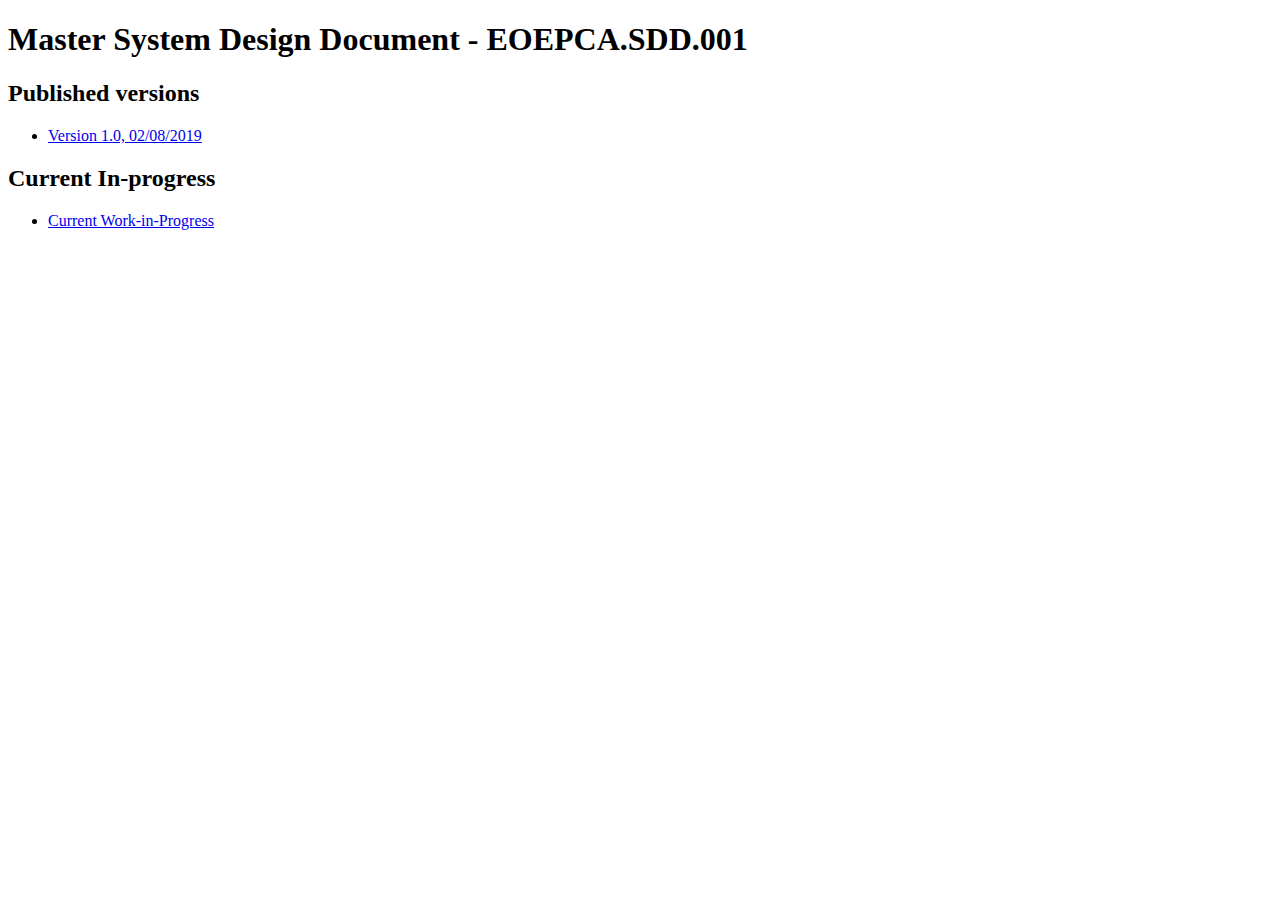
<file: index.html>
<!DOCTYPE html>
<html lang="en">
  <head>
    <meta charset="UTF-8" />
    <meta name="viewport" content="width=device-width, initial-scale=1.0" />
    <meta http-equiv="X-UA-Compatible" content="ie=edge" />
    <title>Document</title>
  </head>
  <body>
    <h1>Master System Design Document - EOEPCA.SDD.001</h1>
    <div>
      <h2>Published versions</h2>
      <ul>
        <li><a href="published/v1.0/" target="_blank">Version 1.0, 02/08/2019</a></li>
      </ul>
    </div>
    <div>
      <h2>Current In-progress</h2>
      <ul>
        <li><a href="current/" target="_blank">Current Work-in-Progress</a></li>
      </ul>
    </div>
  </body>
</html>
</file>
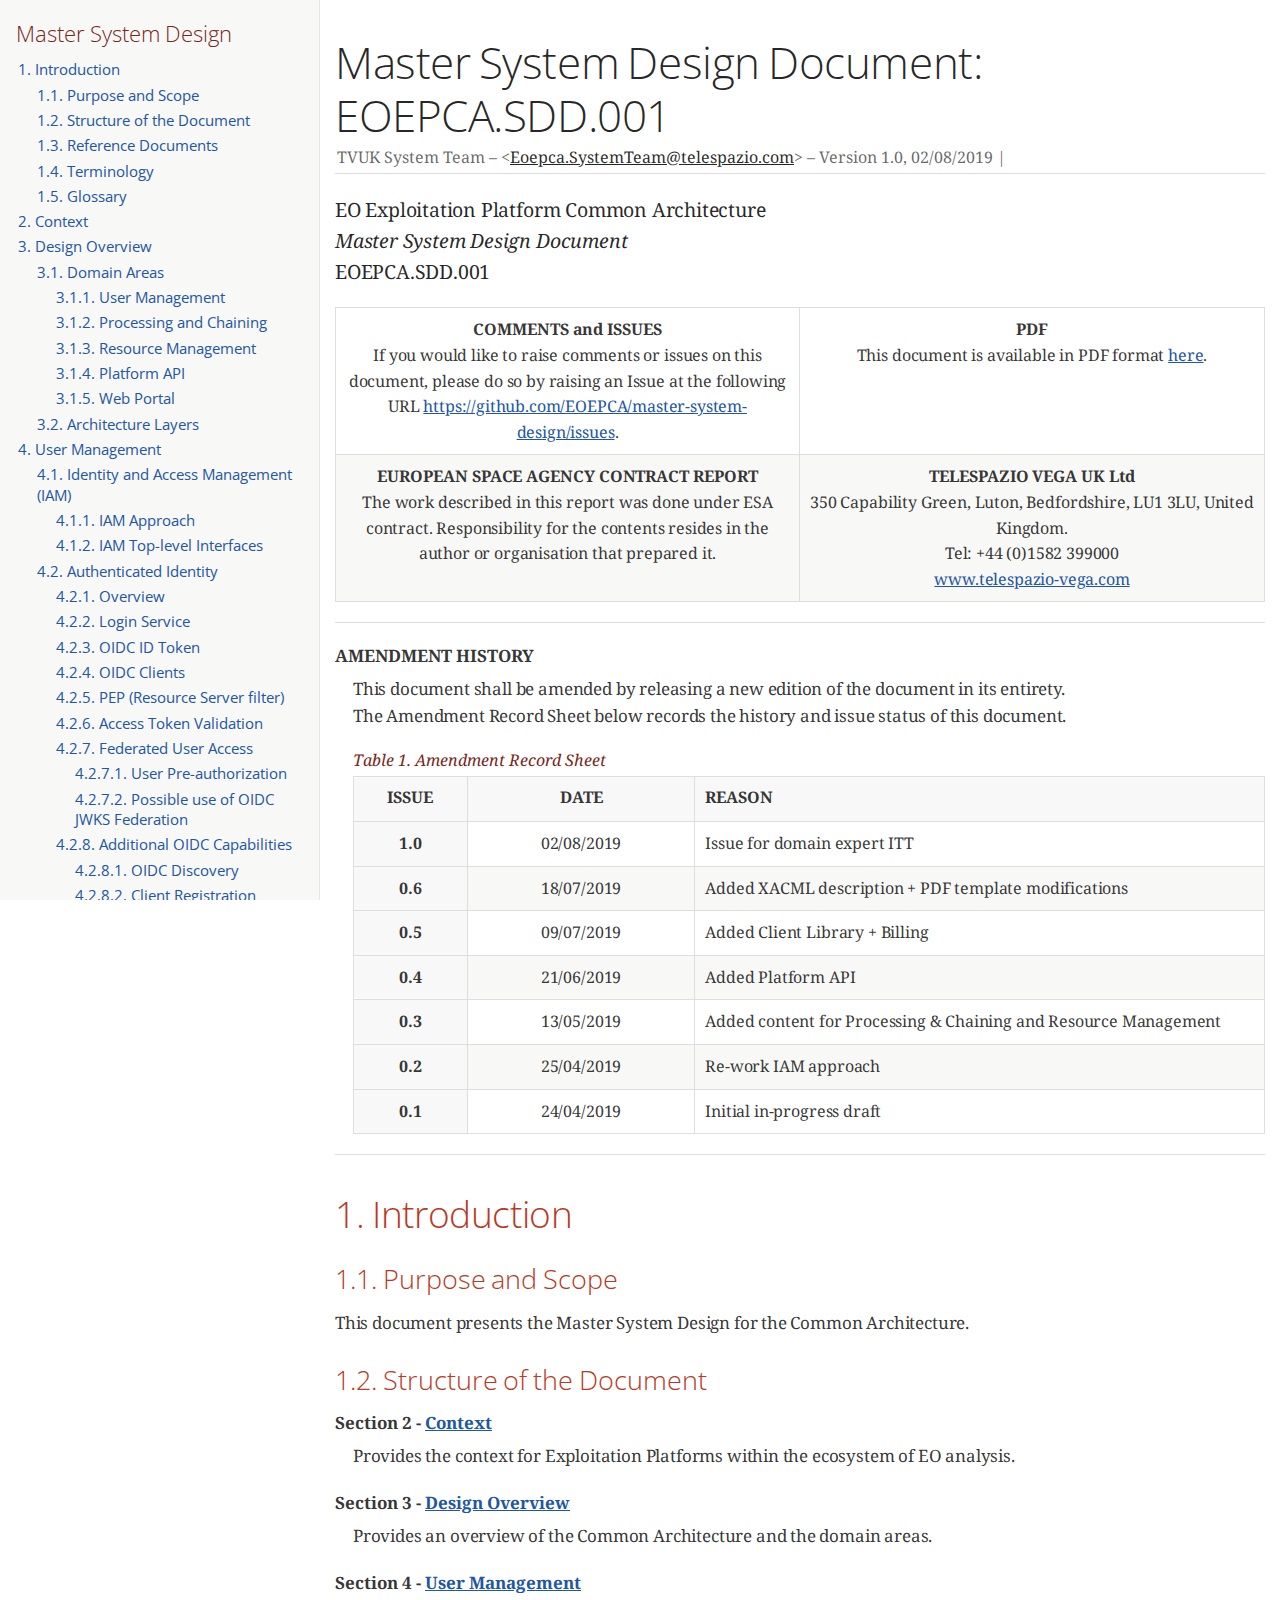
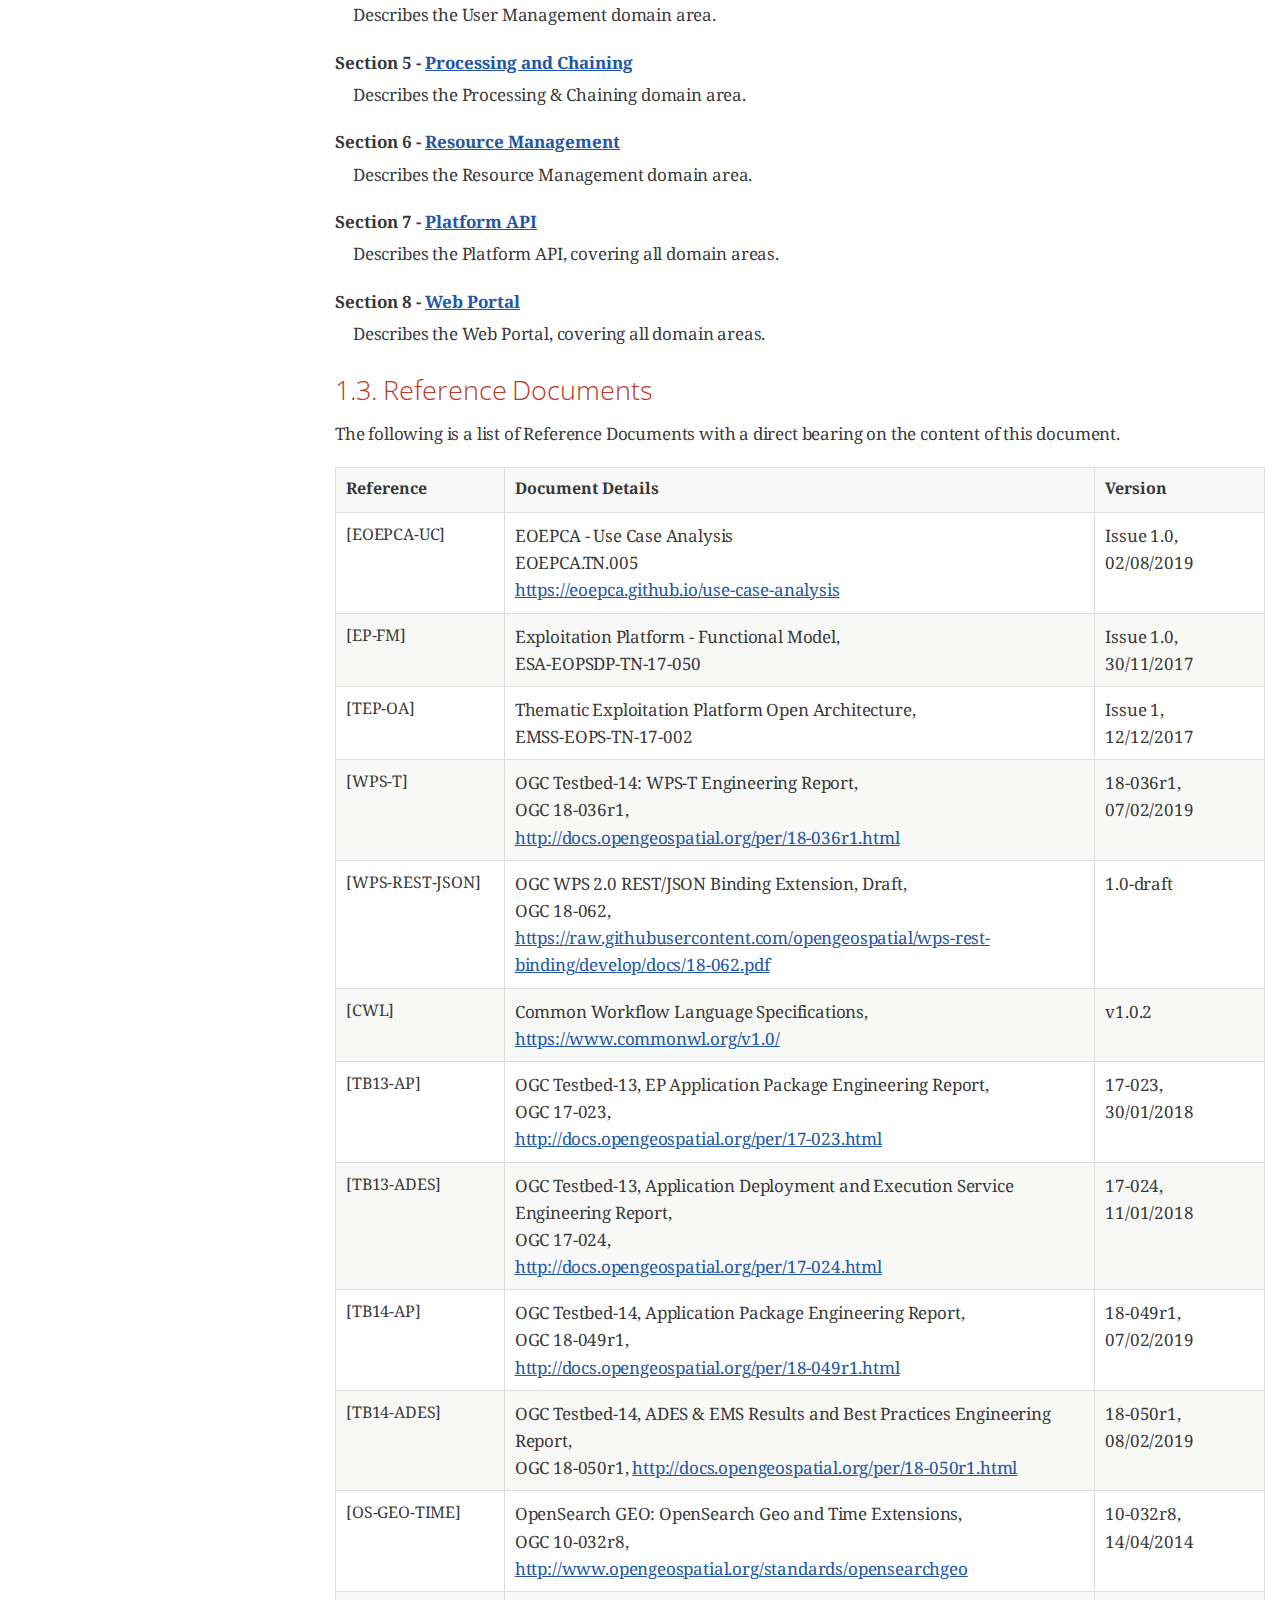
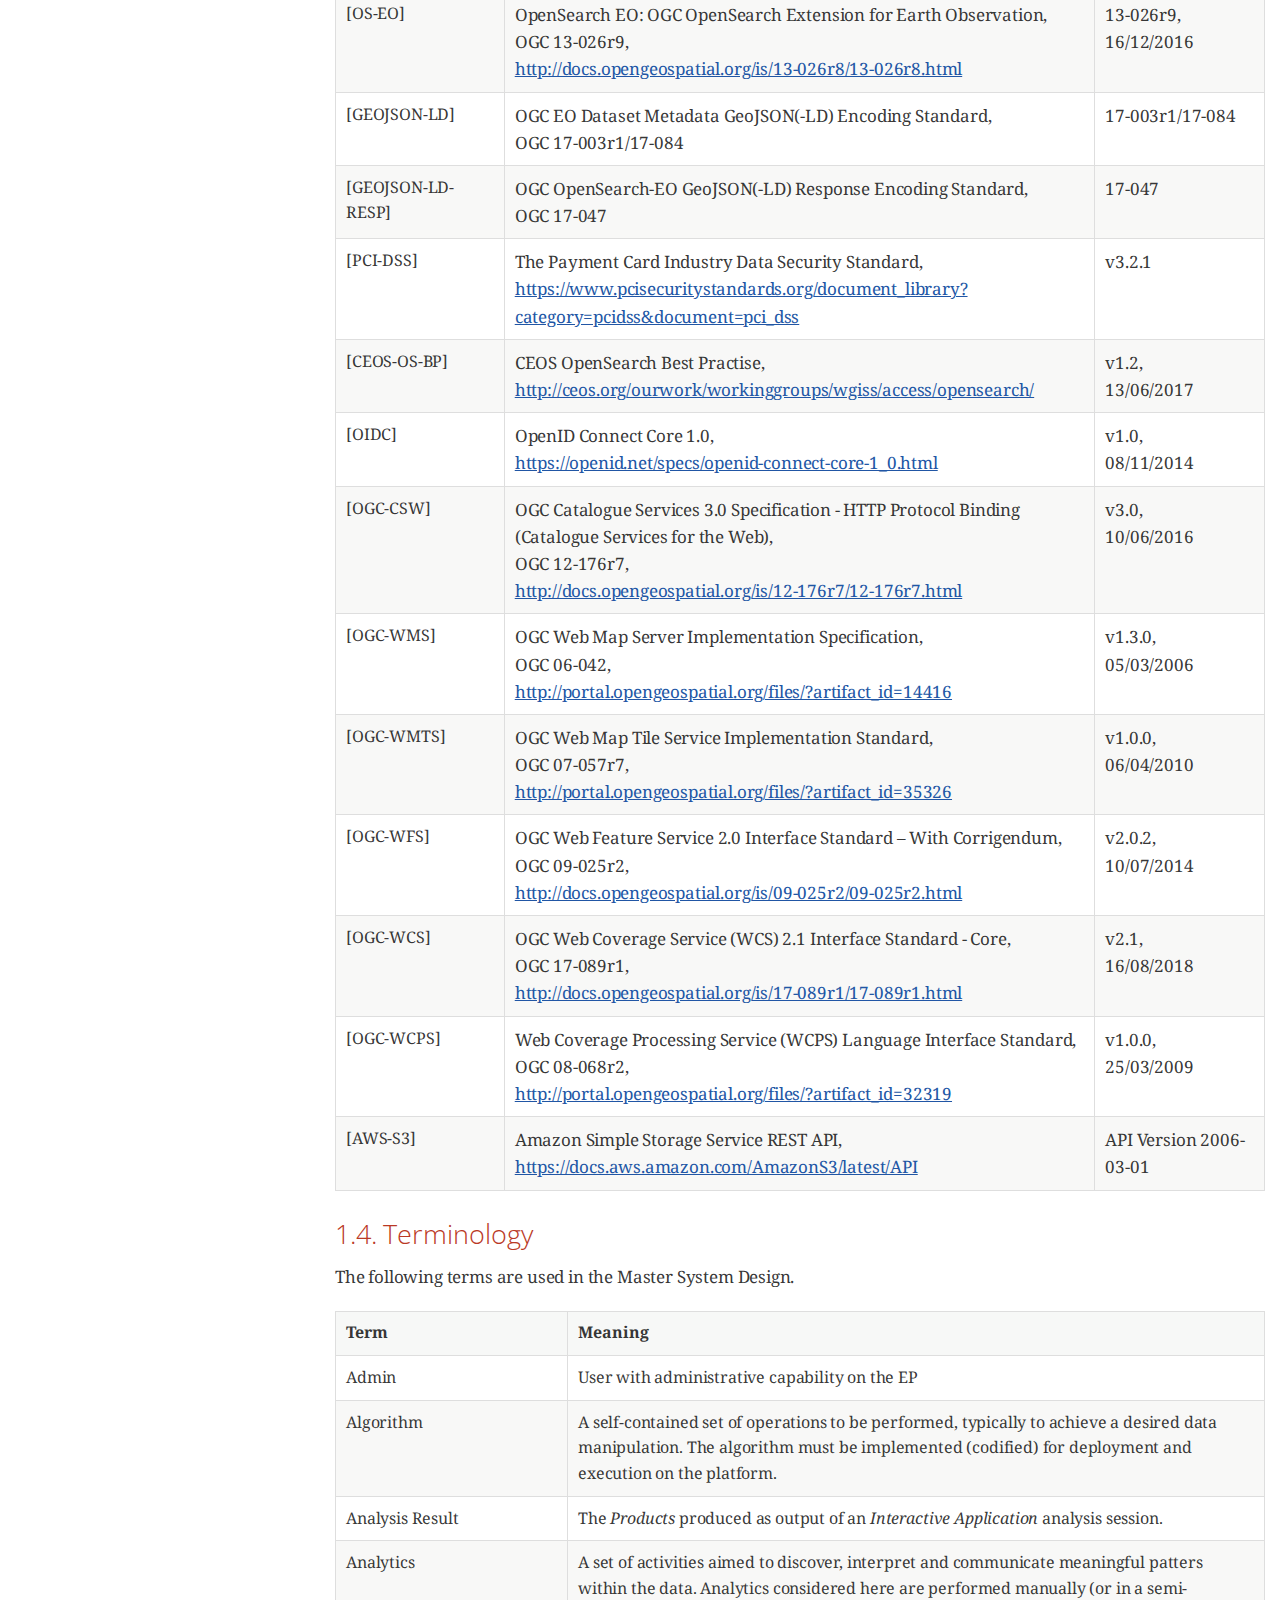
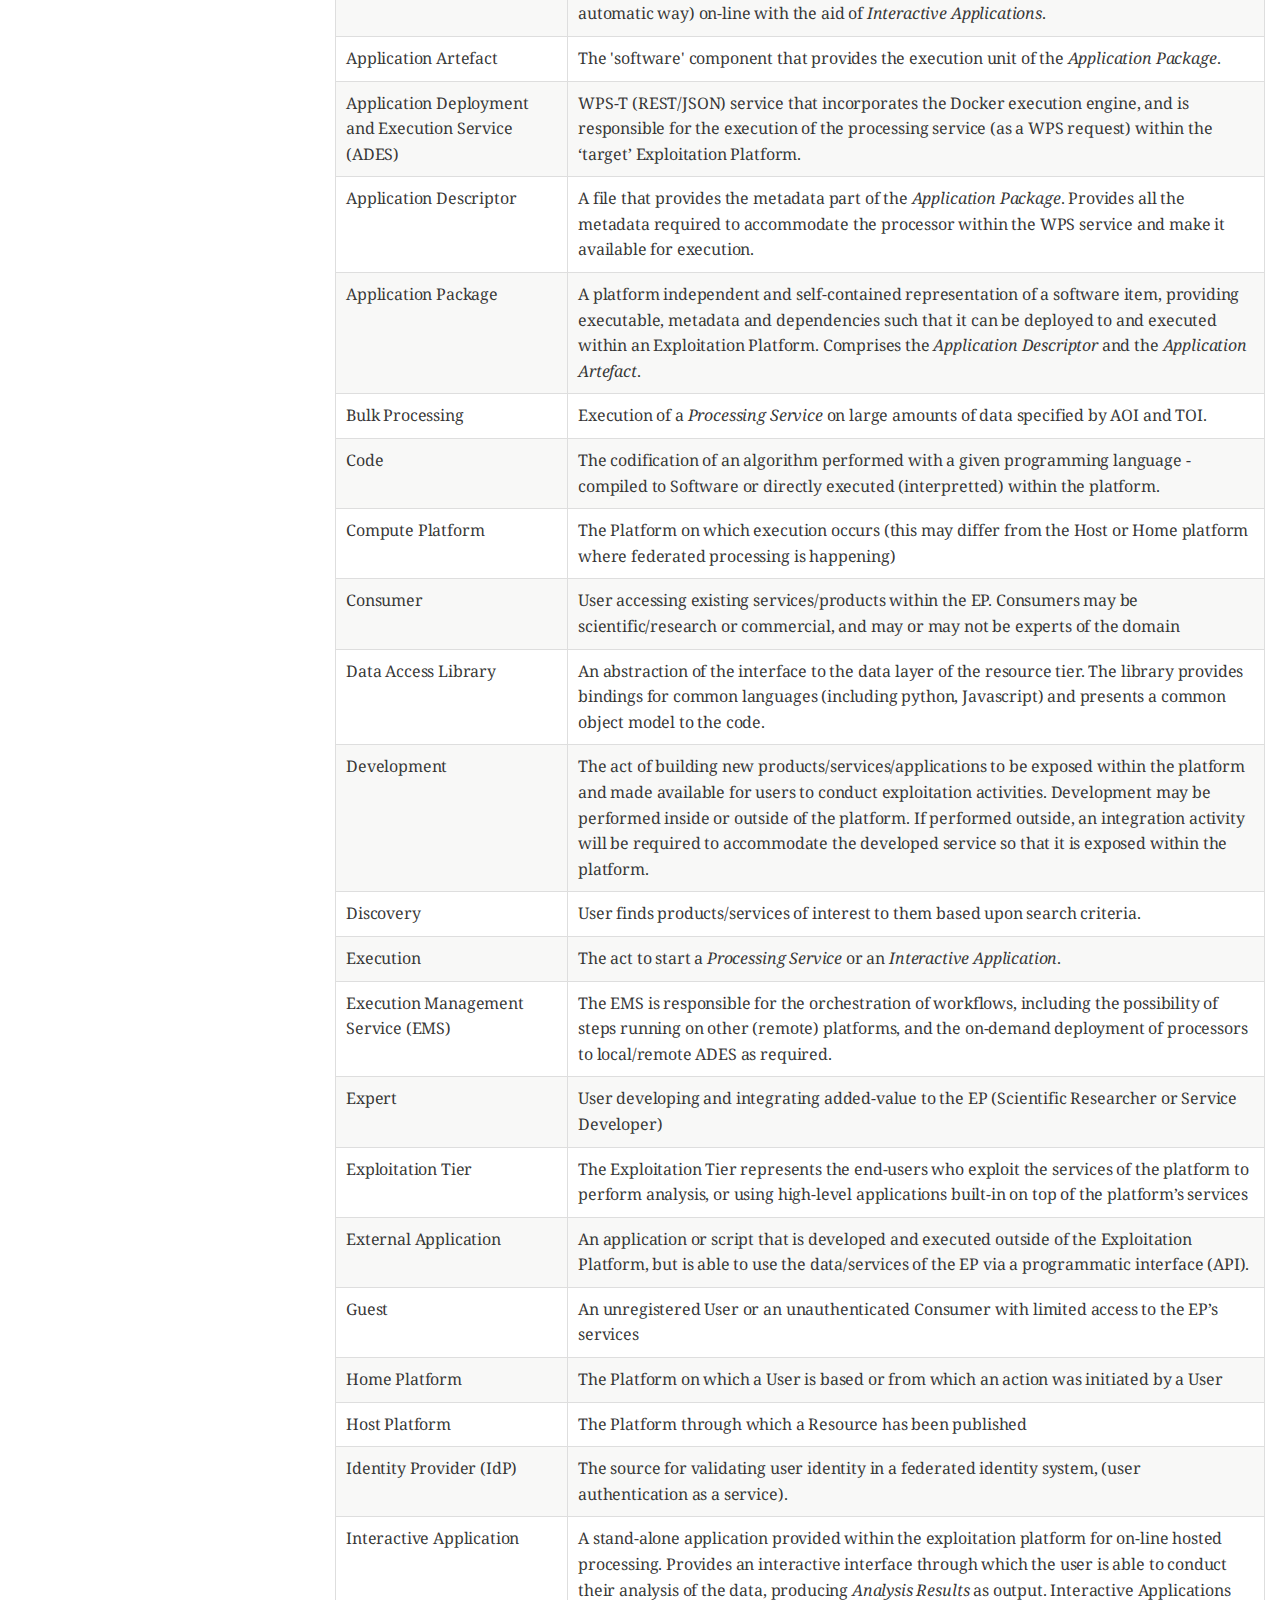
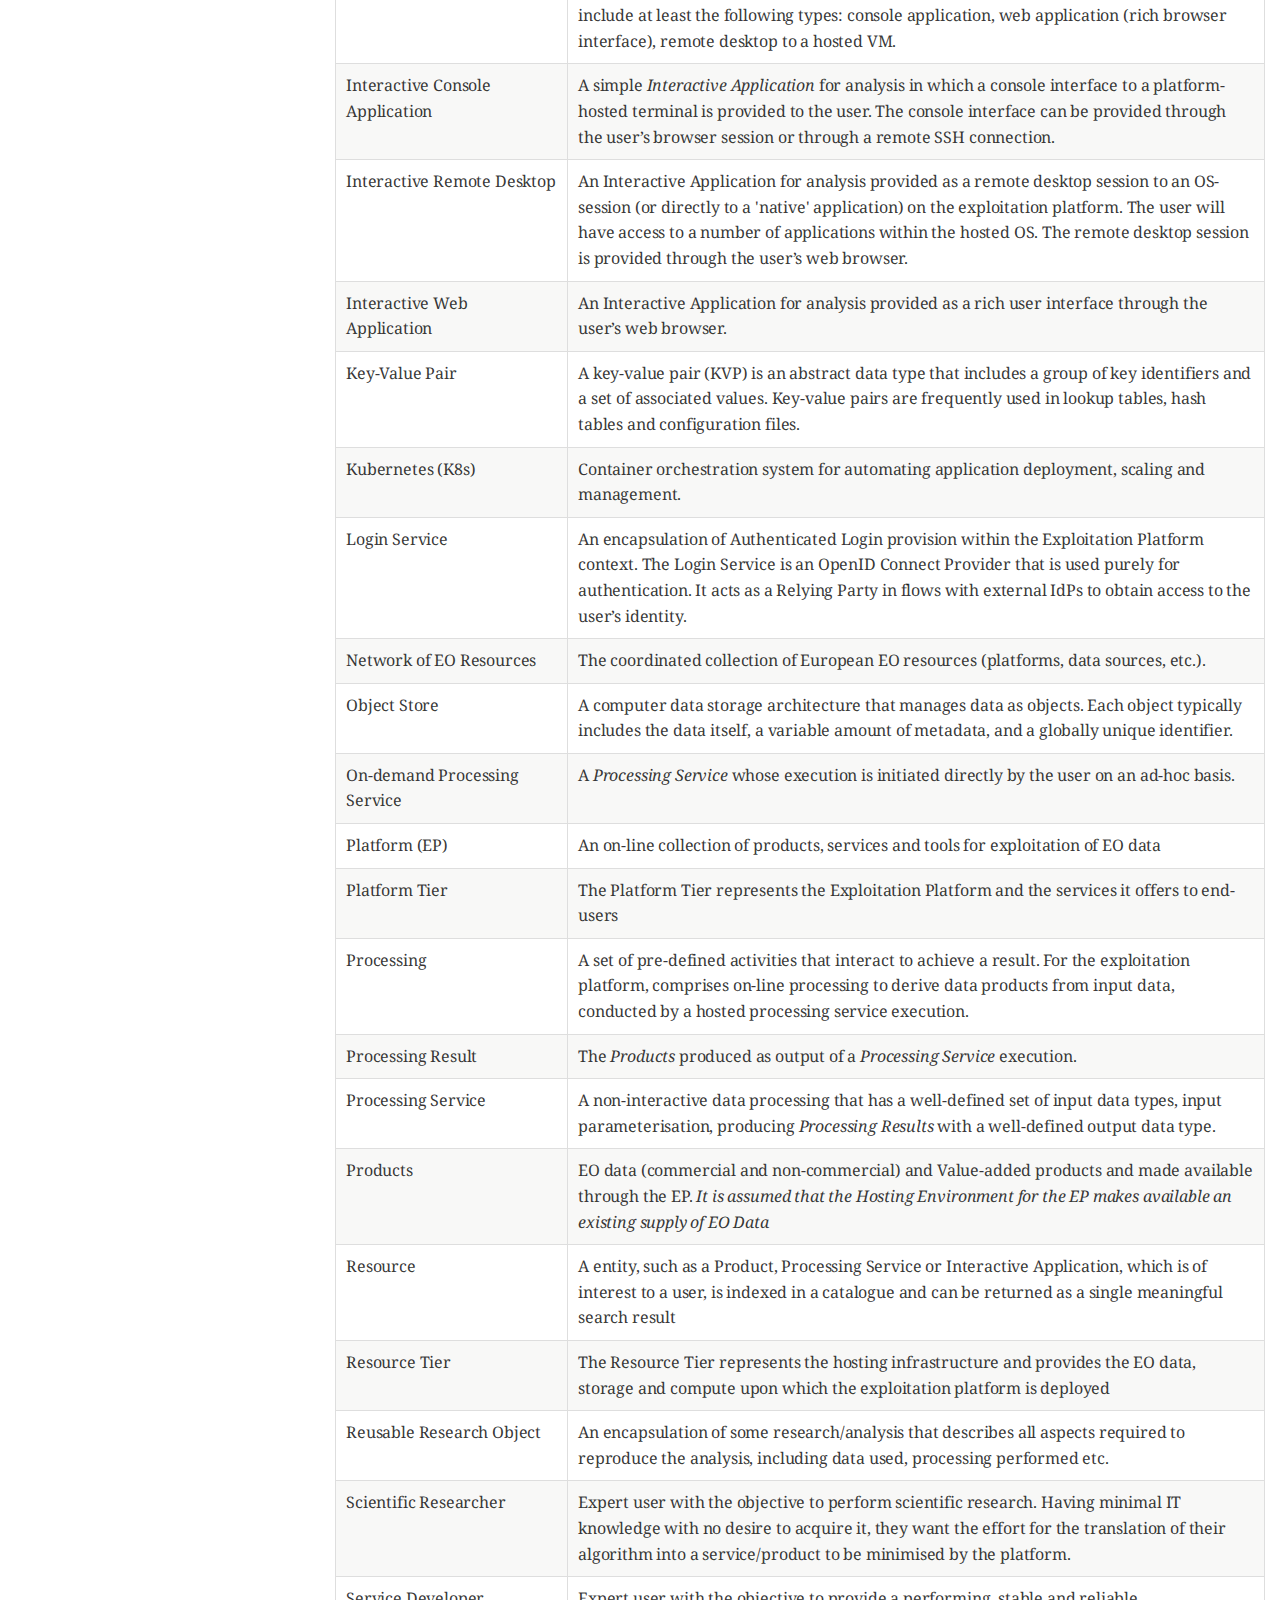
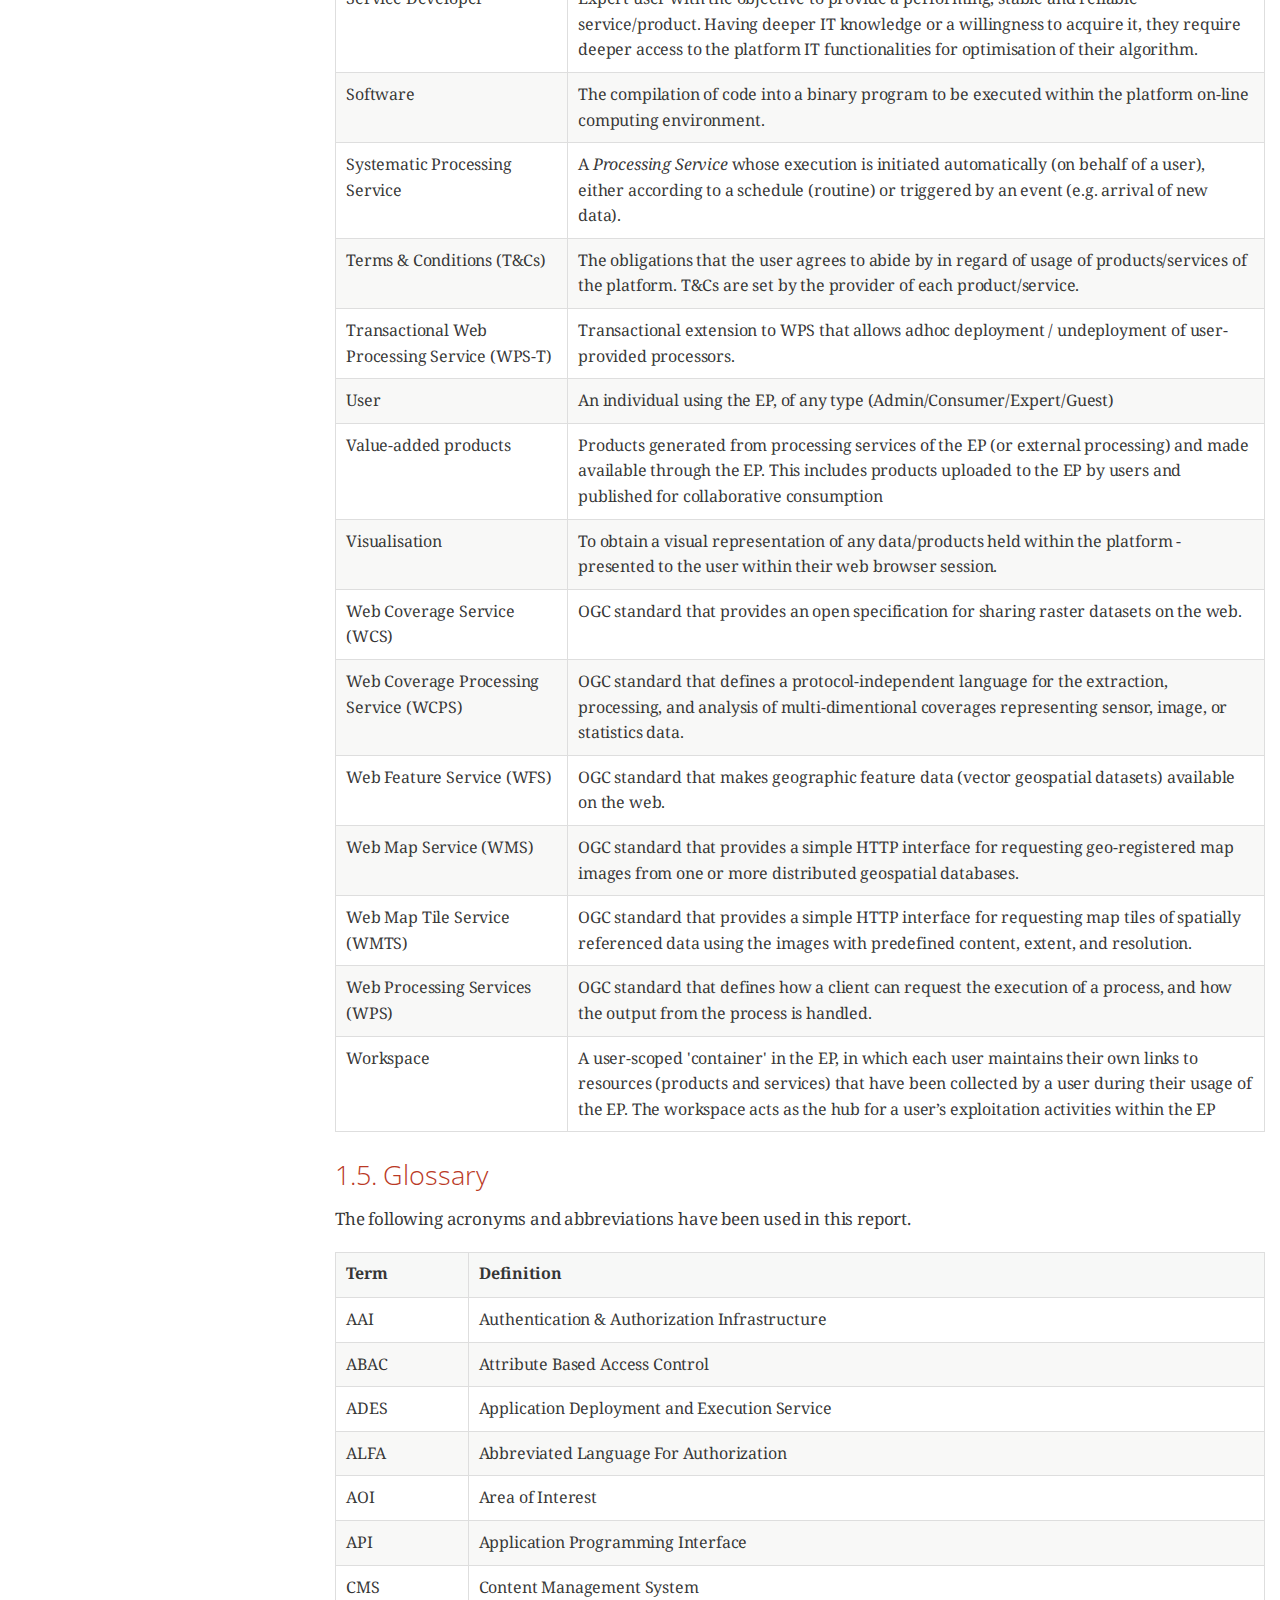
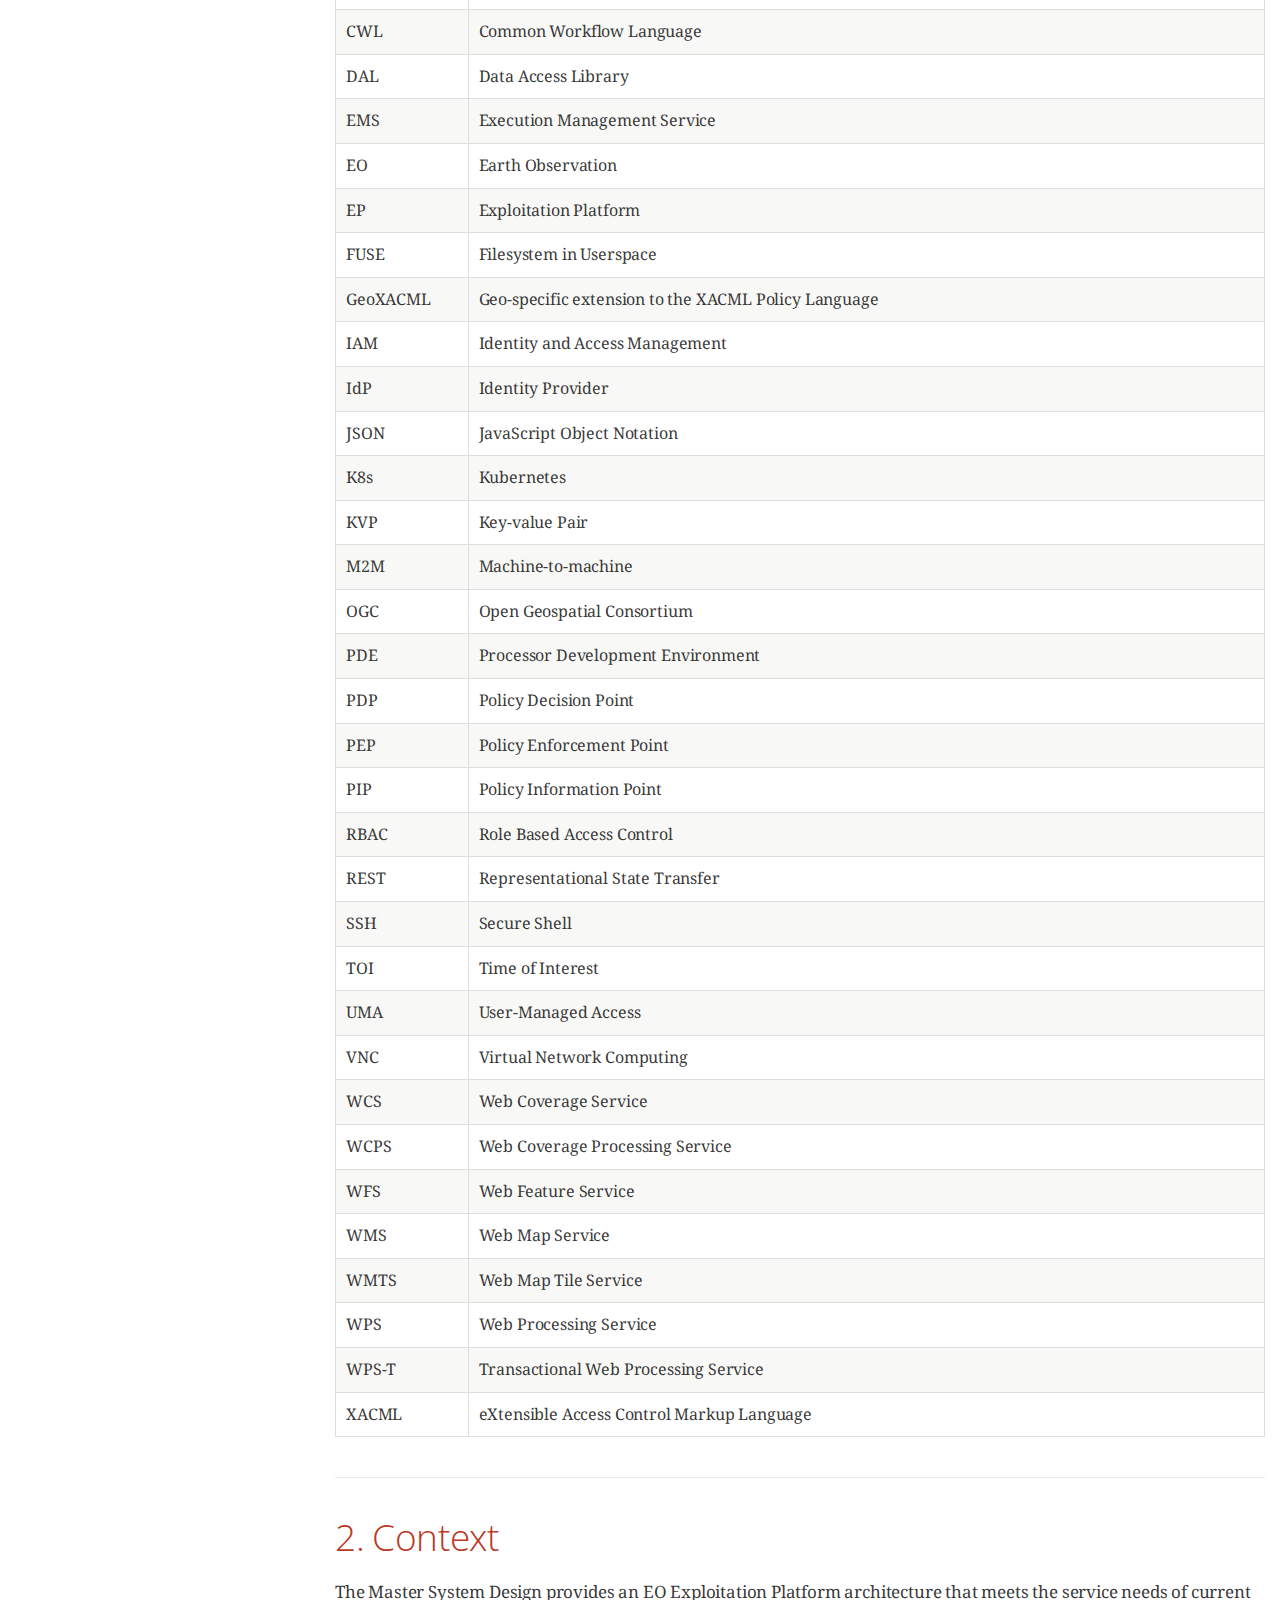
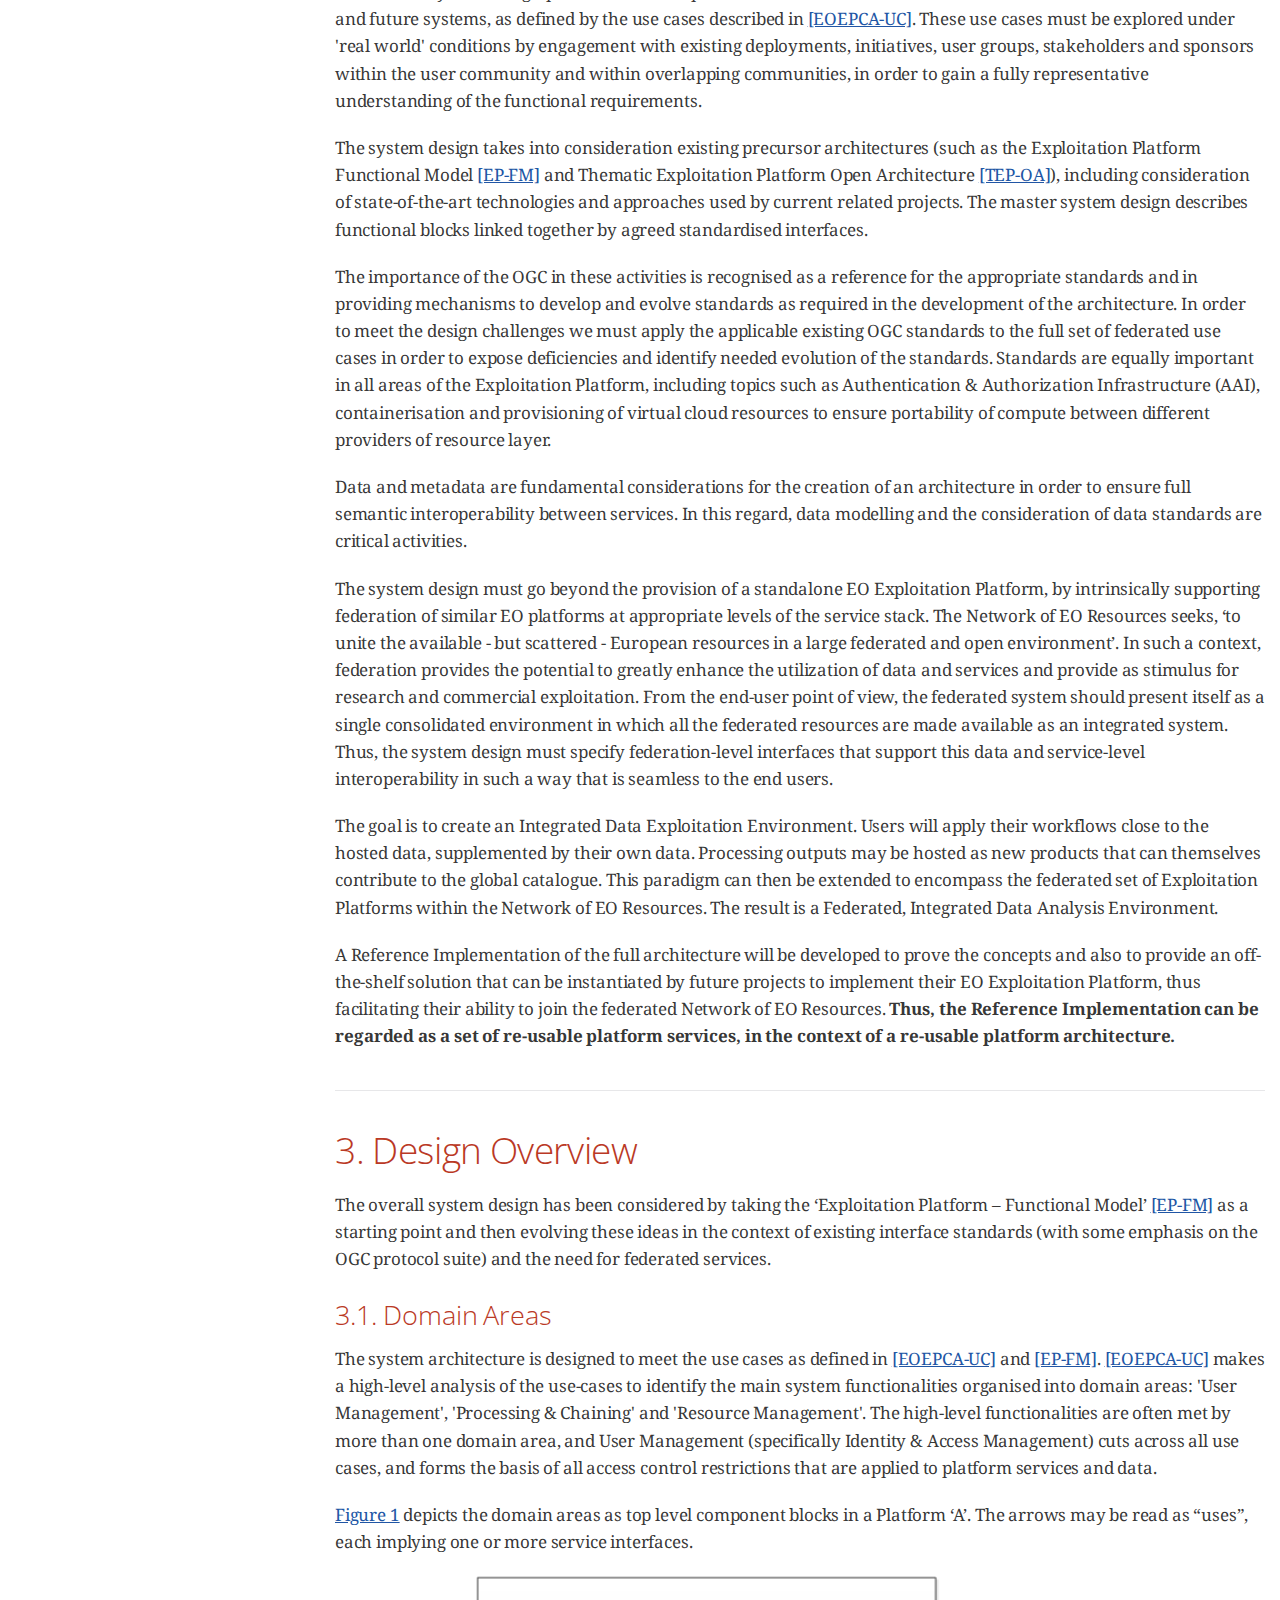
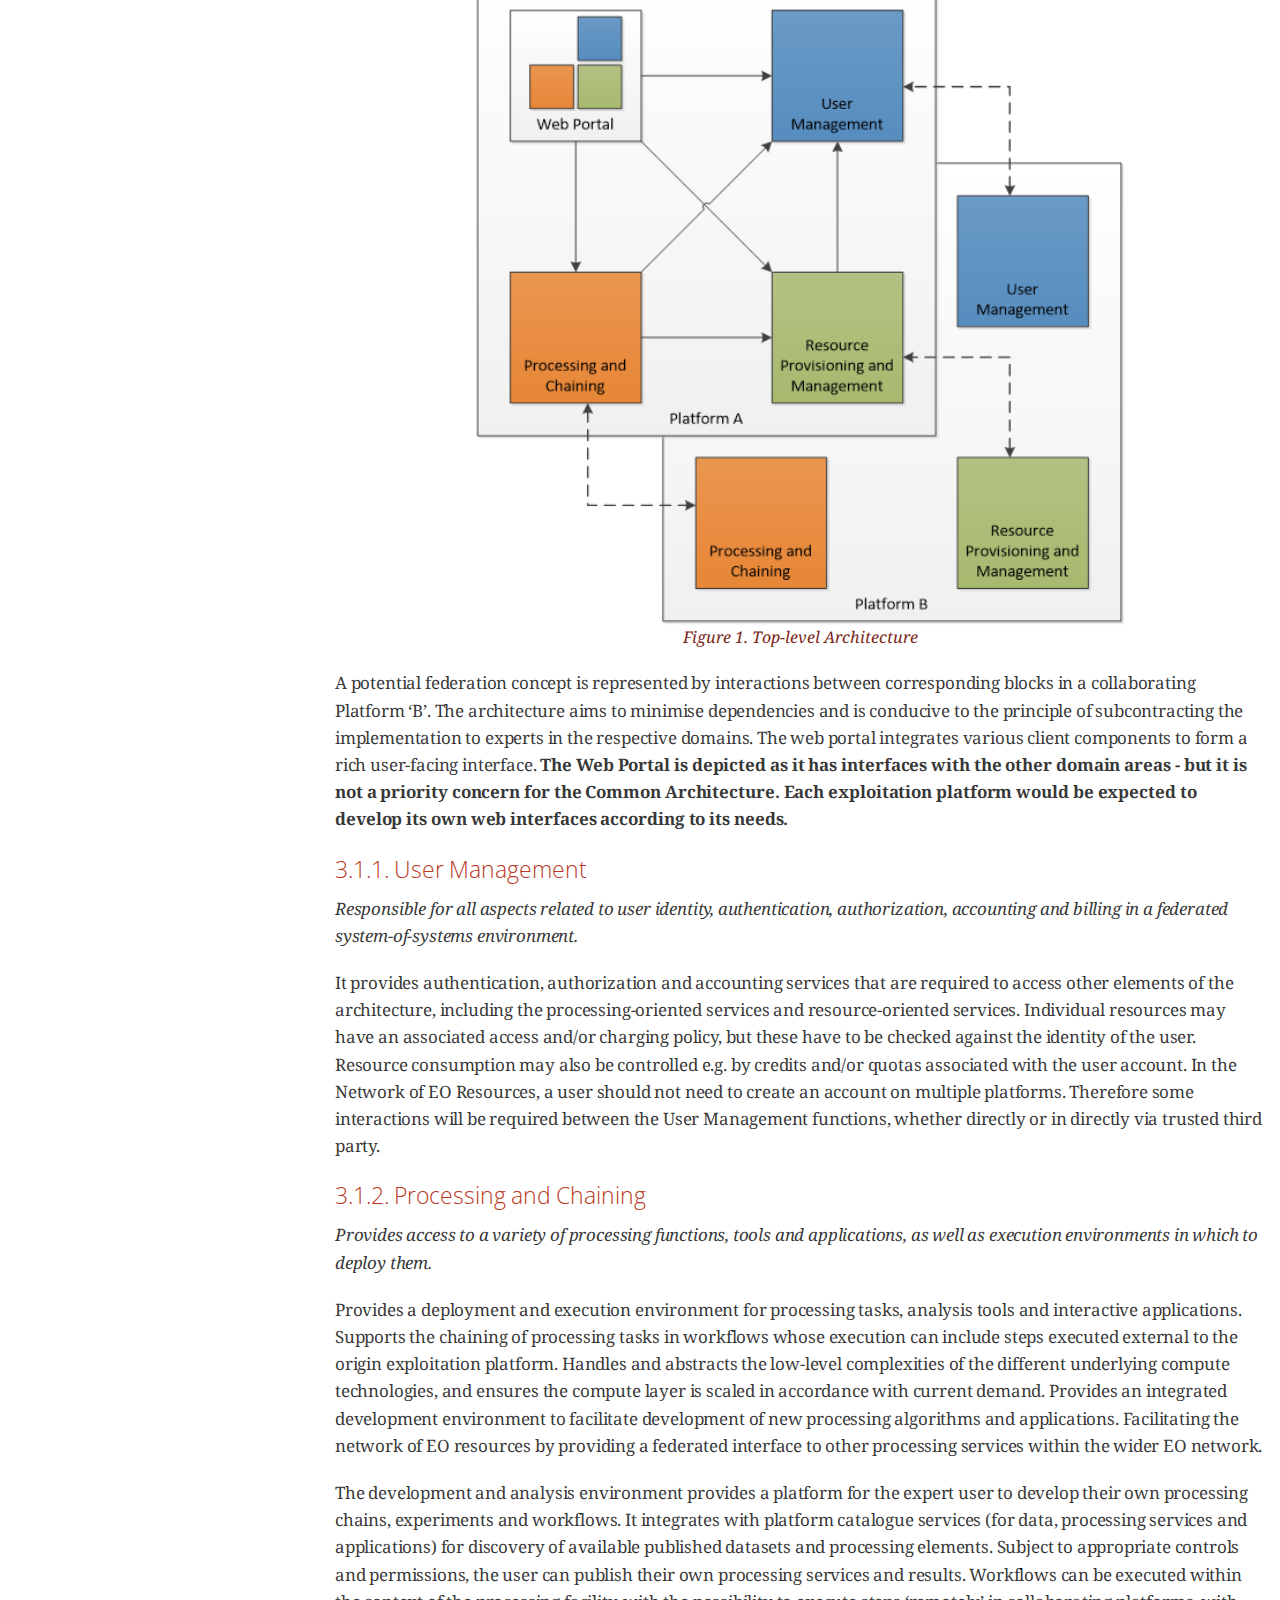
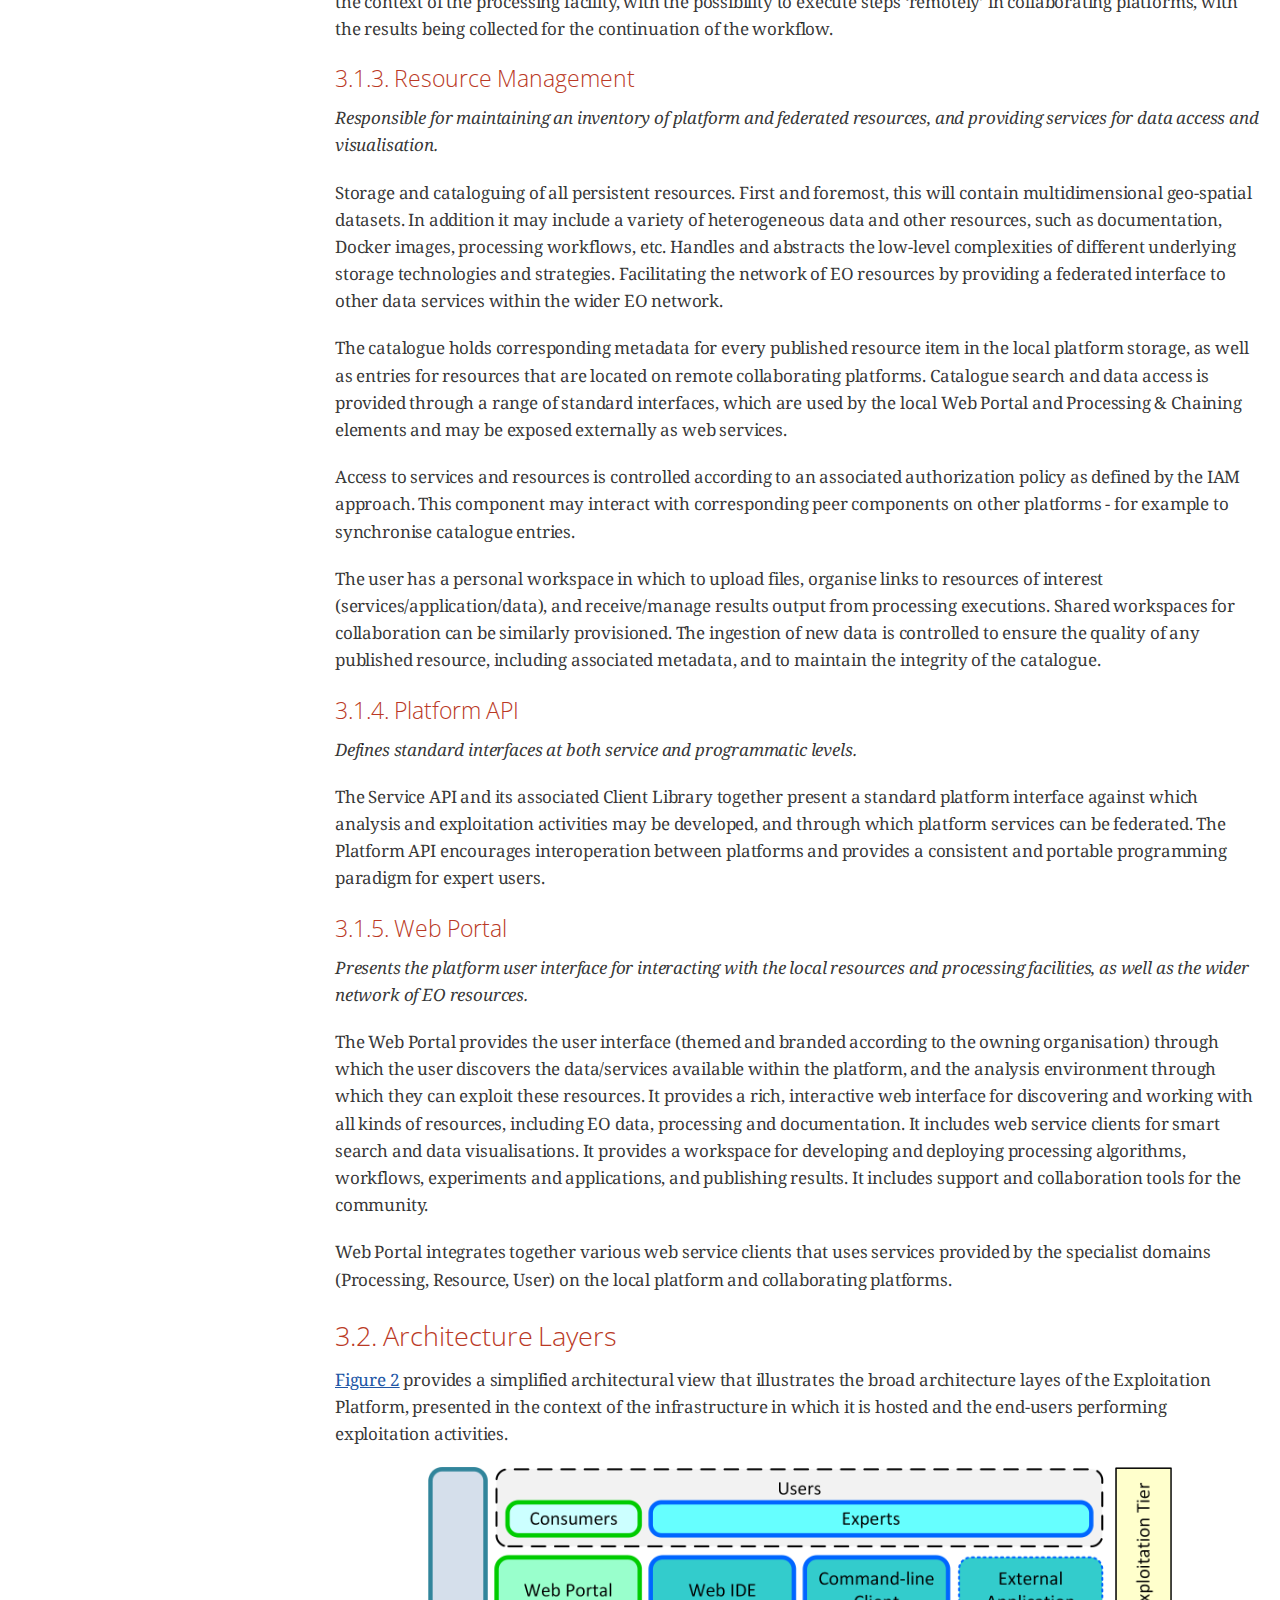
<file: _published_docs/index.html>
<!DOCTYPE html>
<html lang="en">
<head>
<meta charset="UTF-8">
<meta http-equiv="X-UA-Compatible" content="IE=edge">
<meta name="viewport" content="width=device-width, initial-scale=1.0">
<meta name="generator" content="Asciidoctor 2.0.10">
<meta name="description" content="Master System Design for the Common Architecture">
<meta name="keywords" content="common architecture master system design">
<meta name="author" content="TVUK System Team">
<title>Master System Design Document: EOEPCA.SDD.001</title>
<link rel="stylesheet" href="stylesheets/eoepca.css">
<link rel="stylesheet" href="https://cdnjs.cloudflare.com/ajax/libs/font-awesome/4.7.0/css/font-awesome.min.css">
</head>
<body class="book toc2 toc-left">
<div id="header">
<h1>Master System Design Document: EOEPCA.SDD.001</h1>
<div class="details">
<span id="author" class="author">TVUK System Team</span><br>
<span id="email" class="email">&lt;<a href="mailto:Eoepca.SystemTeam@telespazio.com">Eoepca.SystemTeam@telespazio.com</a>&gt;</span><br>
<span id="revnumber">version 1.0,</span>
<span id="revdate">02/08/2019</span>
<br><span id="revremark"></span>
</div>
<div id="toc" class="toc2">
<div id="toctitle">Master System Design</div>
<ul class="sectlevel1">
<li><a href="#_introduction">1. Introduction</a>
<ul class="sectlevel2">
<li><a href="#_purpose_and_scope">1.1. Purpose and Scope</a></li>
<li><a href="#_structure_of_the_document">1.2. Structure of the Document</a></li>
<li><a href="#_reference_documents">1.3. Reference Documents</a></li>
<li><a href="#_terminology">1.4. Terminology</a></li>
<li><a href="#_glossary">1.5. Glossary</a></li>
</ul>
</li>
<li><a href="#mainContext">2. Context</a></li>
<li><a href="#mainDesignOverview">3. Design Overview</a>
<ul class="sectlevel2">
<li><a href="#_domain_areas">3.1. Domain Areas</a>
<ul class="sectlevel3">
<li><a href="#_user_management">3.1.1. User Management</a></li>
<li><a href="#_processing_and_chaining">3.1.2. Processing and Chaining</a></li>
<li><a href="#_resource_management">3.1.3. Resource Management</a></li>
<li><a href="#_platform_api">3.1.4. Platform API</a></li>
<li><a href="#_web_portal">3.1.5. Web Portal</a></li>
</ul>
</li>
<li><a href="#_architecture_layers">3.2. Architecture Layers</a></li>
</ul>
</li>
<li><a href="#mainUserManagement">4. User Management</a>
<ul class="sectlevel2">
<li><a href="#IAM">4.1. Identity and Access Management (IAM)</a>
<ul class="sectlevel3">
<li><a href="#_iam_approach">4.1.1. IAM Approach</a></li>
<li><a href="#_iam_top_level_interfaces">4.1.2. IAM Top-level Interfaces</a></li>
</ul>
</li>
<li><a href="#mainAuthenticatedIdentity">4.2. Authenticated Identity</a>
<ul class="sectlevel3">
<li><a href="#_overview">4.2.1. Overview</a></li>
<li><a href="#mainLoginService">4.2.2. Login Service</a></li>
<li><a href="#_oidc_id_token">4.2.3. OIDC ID Token</a></li>
<li><a href="#_oidc_clients">4.2.4. OIDC Clients</a></li>
<li><a href="#_pep_resource_server_filter">4.2.5. PEP (Resource Server filter)</a></li>
<li><a href="#_access_token_validation">4.2.6. Access Token Validation</a></li>
<li><a href="#_federated_user_access">4.2.7. Federated User Access</a>
<ul class="sectlevel4">
<li><a href="#_user_pre_authorization">4.2.7.1. User Pre-authorization</a></li>
<li><a href="#_possible_use_of_oidc_jwks_federation">4.2.7.2. Possible use of OIDC JWKS Federation</a></li>
</ul>
</li>
<li><a href="#_additional_oidc_capabilities">4.2.8. Additional OIDC Capabilities</a>
<ul class="sectlevel4">
<li><a href="#_oidc_discovery">4.2.8.1. OIDC Discovery</a></li>
<li><a href="#_client_registration">4.2.8.2. Client Registration</a></li>
</ul>
</li>
</ul>
</li>
<li><a href="#_authorization_policy_decision">4.3. Authorization (Policy Decision)</a>
<ul class="sectlevel3">
<li><a href="#_xacml_extensible_access_control_markup_language">4.3.1. XACML (eXtensible Access Control Markup Language)</a>
<ul class="sectlevel4">
<li><a href="#_xacml_3_0">4.3.1.1. XACML 3.0</a></li>
<li><a href="#_geoxacml">4.3.1.2. GeoXACML</a></li>
<li><a href="#_alfa_abbreviated_language_for_authorization">4.3.1.3. ALFA (Abbreviated Language For Authorization)</a></li>
<li><a href="#_xacml_related_technologies">4.3.1.4. XACML Related Technologies</a></li>
</ul>
</li>
<li><a href="#_uma_user_managed_access">4.3.2. UMA (User-Managed Access)</a>
<ul class="sectlevel4">
<li><a href="#_uma_main_actors">4.3.2.1. UMA Main Actors</a></li>
<li><a href="#_uma_phases">4.3.2.2. UMA Phases</a></li>
<li><a href="#_uma_terminology">4.3.2.3. UMA Terminology</a></li>
<li><a href="#_resource_protection">4.3.2.4. Resource Protection</a></li>
<li><a href="#_access_resource">4.3.2.5. Access Resource</a></li>
<li><a href="#_resource_server_register_permission">4.3.2.6. Resource Server Register Permission</a></li>
<li><a href="#_client_request_authorization">4.3.2.7. Client Request Authorization</a></li>
</ul>
</li>
</ul>
</li>
<li><a href="#mainBilling">4.4. Accounting and Billing</a>
<ul class="sectlevel3">
<li><a href="#_billing_identities">4.4.1. Billing Identities</a></li>
<li><a href="#_billing_service">4.4.2. Billing Service</a></li>
<li><a href="#_pricing_engine">4.4.3. Pricing Engine</a></li>
<li><a href="#_commercially_licensed_resources">4.4.4. Commercially Licensed Resources</a></li>
<li><a href="#_budgets">4.4.5. Budgets</a></li>
<li><a href="#_inter_platform_payments">4.4.6. Inter-platform Payments</a>
<ul class="sectlevel4">
<li><a href="#_inter_platform_payment_model_and_process">4.4.6.1. Inter-platform Payment Model and Process</a></li>
</ul>
</li>
<li><a href="#_federated_commercial_services_without_inter_platform_payments_direct_payments">4.4.7. Federated Commercial Services Without Inter-platform Payments: Direct Payments</a></li>
<li><a href="#_estimating_inter_platform_costs">4.4.8. Estimating Inter-platform Costs</a></li>
<li><a href="#_relationship_to_system_components">4.4.9. Relationship to System Components</a></li>
<li><a href="#_payment_processing_systems">4.4.10. Payment Processing Systems</a></li>
</ul>
</li>
<li><a href="#_user_profile">4.5. User Profile</a>
<ul class="sectlevel3">
<li><a href="#_licence_and_tc_management">4.5.1. Licence and T&amp;C Management</a>
<ul class="sectlevel4">
<li><a href="#_licence_requirement_checks">4.5.1.1. Licence Requirement Checks</a></li>
<li><a href="#_licence_acquisition">4.5.1.2. Licence Acquisition</a></li>
<li><a href="#_licence_administration">4.5.1.3. Licence Administration</a></li>
<li><a href="#_porting_licences_within_the_federation">4.5.1.4. Porting Licences Within the Federation</a></li>
</ul>
</li>
</ul>
</li>
</ul>
</li>
<li><a href="#mainProcessingAndChaining">5. Processing and Chaining</a>
<ul class="sectlevel2">
<li><a href="#_solution_overview">5.1. Solution Overview</a></li>
<li><a href="#procK8s">5.2. Resource Layer (Infrastructure) Interface</a></li>
<li><a href="#mainAppPackage">5.3. Application Packaging</a></li>
<li><a href="#mainProcEMS">5.4. Execution Management Service (EMS)</a></li>
<li><a href="#mainProcADES">5.5. Application Deployment and Execution Service (ADES)</a></li>
<li><a href="#procServiceDataAccess">5.6. Processing Service Data Access</a>
<ul class="sectlevel3">
<li><a href="#_user_authorization_context">5.6.1. User Authorization Context</a></li>
</ul>
</li>
<li><a href="#_wps_t_restjson">5.7. WPS-T REST/JSON</a></li>
<li><a href="#_interactive_graphical_applications">5.8. Interactive (Graphical) Applications</a></li>
<li><a href="#_parallel_processing">5.9. Parallel Processing</a></li>
<li><a href="#_processor_development_environment_pde">5.10. Processor Development Environment (PDE)</a></li>
<li><a href="#_interactive_analysis_tool">5.11. Interactive Analysis Tool</a></li>
</ul>
</li>
<li><a href="#mainResourceManagement">6. Resource Management</a>
<ul class="sectlevel2">
<li><a href="#mainResourceCatalogue">6.1. Resource Catalogue</a>
<ul class="sectlevel3">
<li><a href="#mainOpenSearch">6.1.1. CEOS OpenSearch Best Practise</a></li>
<li><a href="#mainAppCatalogue">6.1.2. Application Catalogue</a></li>
<li><a href="#mainDataCatalogue">6.1.3. Data Catalogue</a>
<ul class="sectlevel4">
<li><a href="#_metadata_organisation">6.1.3.1. Metadata Organisation</a></li>
<li><a href="#_example_usage_with_opensearch">6.1.3.2. Example Usage with OpenSearch</a></li>
<li><a href="#_data_access">6.1.3.3. Data Access</a></li>
<li><a href="#_catalogue_compositionaggregation">6.1.3.4. Catalogue Composition/Aggregation</a></li>
</ul>
</li>
<li><a href="#_federated_discovery">6.1.4. Federated Discovery</a></li>
</ul>
</li>
<li><a href="#_data_access_services">6.2. Data Access Services</a></li>
<li><a href="#mainDataAccessGateway">6.3. Data Access Gateway</a></li>
<li><a href="#mainDataAccessLib">6.4. Data Access Library (DAL)</a></li>
<li><a href="#_data_ingestion">6.5. Data Ingestion</a></li>
<li><a href="#mainWorkspace">6.6. Workspace</a></li>
</ul>
</li>
<li><a href="#mainPlatformApi">7. Platform API</a>
<ul class="sectlevel2">
<li><a href="#mainServiceApi">7.1. Service API</a>
<ul class="sectlevel3">
<li><a href="#platformCapabilities">7.1.1. Platform Capabilities</a></li>
<li><a href="#_authentication">7.1.2. authentication</a></li>
<li><a href="#_billing">7.1.3. billing</a></li>
<li><a href="#_data_search">7.1.4. data_search</a></li>
<li><a href="#_data_catalogue">7.1.5. data_catalogue</a></li>
<li><a href="#_app_search">7.1.6. app_search</a></li>
<li><a href="#_map">7.1.7. map</a></li>
<li><a href="#_tile">7.1.8. tile</a></li>
<li><a href="#_feature">7.1.9. feature</a></li>
<li><a href="#_coverage">7.1.10. coverage</a></li>
<li><a href="#_datacube">7.1.11. datacube</a></li>
<li><a href="#_object_store">7.1.12. object_store</a></li>
<li><a href="#_ems">7.1.13. ems</a></li>
<li><a href="#_ades">7.1.14. ades</a></li>
<li><a href="#_workspace">7.1.15. workspace</a></li>
</ul>
</li>
<li><a href="#mainClientLibrary">7.2. Client Library</a>
<ul class="sectlevel3">
<li><a href="#_client_library_concept_illustration">7.2.1. Client Library Concept Illustration</a></li>
</ul>
</li>
</ul>
</li>
<li><a href="#mainWebPortal">8. Web Portal</a></li>
</ul>
</div>
</div>
<div id="content">
<div id="preamble">
<div class="sectionbody">
<div class="paragraph">
<p>EO Exploitation Platform Common Architecture<br>
<em>Master System Design Document</em><br>
EOEPCA.SDD.001</p>
</div>
<table class="tableblock frame-all grid-all stretch">
<colgroup>
<col style="width: 50%;">
<col style="width: 50%;">
</colgroup>
<tbody>
<tr>
<td class="tableblock halign-center valign-top"><p class="tableblock"><strong>COMMENTS and ISSUES</strong><br>
If you would like to raise comments or issues on this document, please do so by raising an Issue at the following URL <a href="https://github.com/EOEPCA/master-system-design/issues" class="bare">https://github.com/EOEPCA/master-system-design/issues</a>.</p></td>
<td class="tableblock halign-center valign-top"><p class="tableblock"><strong>PDF</strong><br>
This document is available in PDF format <a href="EOEPCA-master-system-design.pdf" target="_blank" rel="noopener">here</a>.</p></td>
</tr>
<tr>
<td class="tableblock halign-center valign-top"><p class="tableblock"><strong>EUROPEAN SPACE AGENCY CONTRACT REPORT</strong><br>
The work described in this report was done under ESA contract. Responsibility for the contents resides in the author or organisation that prepared it.</p></td>
<td class="tableblock halign-center valign-top"><p class="tableblock"><strong>TELESPAZIO VEGA UK Ltd</strong><br>
350 Capability Green, Luton, Bedfordshire, LU1 3LU, United Kingdom.<br>
Tel: +44 (0)1582 399000<br>
<a href="http://telespazio-vega.com/">www.telespazio-vega.com</a></p></td>
</tr>
</tbody>
</table>
<hr>
<div class="dlist">
<dl>
<dt class="hdlist1">AMENDMENT HISTORY</dt>
<dd>
<p>This document shall be amended by releasing a new edition of the document in its entirety.<br>
The Amendment Record Sheet below records the history and issue status of this document.</p>
<table class="tableblock frame-all grid-all stretch">
<caption class="title">Table 1. Amendment Record Sheet</caption>
<colgroup>
<col style="width: 12.5%;">
<col style="width: 25%;">
<col style="width: 62.5%;">
</colgroup>
<thead>
<tr>
<th class="tableblock halign-center valign-top">ISSUE</th>
<th class="tableblock halign-center valign-top">DATE</th>
<th class="tableblock halign-left valign-top">REASON</th>
</tr>
</thead>
<tbody>
<tr>
<th class="tableblock halign-center valign-top"><p class="tableblock">1.0</p></th>
<td class="tableblock halign-center valign-top"><p class="tableblock">02/08/2019</p></td>
<td class="tableblock halign-left valign-top"><p class="tableblock">Issue for domain expert ITT</p></td>
</tr>
<tr>
<th class="tableblock halign-center valign-top"><p class="tableblock">0.6</p></th>
<td class="tableblock halign-center valign-top"><p class="tableblock">18/07/2019</p></td>
<td class="tableblock halign-left valign-top"><p class="tableblock">Added XACML description + PDF template modifications</p></td>
</tr>
<tr>
<th class="tableblock halign-center valign-top"><p class="tableblock">0.5</p></th>
<td class="tableblock halign-center valign-top"><p class="tableblock">09/07/2019</p></td>
<td class="tableblock halign-left valign-top"><p class="tableblock">Added Client Library + Billing</p></td>
</tr>
<tr>
<th class="tableblock halign-center valign-top"><p class="tableblock">0.4</p></th>
<td class="tableblock halign-center valign-top"><p class="tableblock">21/06/2019</p></td>
<td class="tableblock halign-left valign-top"><p class="tableblock">Added Platform API</p></td>
</tr>
<tr>
<th class="tableblock halign-center valign-top"><p class="tableblock">0.3</p></th>
<td class="tableblock halign-center valign-top"><p class="tableblock">13/05/2019</p></td>
<td class="tableblock halign-left valign-top"><p class="tableblock">Added content for Processing &amp; Chaining and Resource Management</p></td>
</tr>
<tr>
<th class="tableblock halign-center valign-top"><p class="tableblock">0.2</p></th>
<td class="tableblock halign-center valign-top"><p class="tableblock">25/04/2019</p></td>
<td class="tableblock halign-left valign-top"><p class="tableblock">Re-work IAM approach</p></td>
</tr>
<tr>
<th class="tableblock halign-center valign-top"><p class="tableblock">0.1</p></th>
<td class="tableblock halign-center valign-top"><p class="tableblock">24/04/2019</p></td>
<td class="tableblock halign-left valign-top"><p class="tableblock">Initial in-progress draft</p></td>
</tr>
</tbody>
</table>
</dd>
</dl>
</div>
<hr>
<div style="page-break-after: always;"></div>
<div style="page-break-after: always;"></div>
</div>
</div>
<div class="sect1">
<h2 id="_introduction">1. Introduction</h2>
<div class="sectionbody">
<div class="sect2">
<h3 id="_purpose_and_scope">1.1. Purpose and Scope</h3>
<div class="paragraph">
<p>This document presents the Master System Design for the Common Architecture.</p>
</div>
</div>
<div class="sect2">
<h3 id="_structure_of_the_document">1.2. Structure of the Document</h3>
<div class="dlist">
<dl>
<dt class="hdlist1">Section 2 - <a href="#mainContext">Context</a></dt>
<dd>
<p>Provides the context for Exploitation Platforms within the ecosystem of EO analysis.</p>
</dd>
<dt class="hdlist1">Section 3 - <a href="#mainDesignOverview">Design Overview</a></dt>
<dd>
<p>Provides an overview of the Common Architecture and the domain areas.</p>
</dd>
<dt class="hdlist1">Section 4 - <a href="#mainUserManagement">User Management</a></dt>
<dd>
<p>Describes the User Management domain area.</p>
</dd>
<dt class="hdlist1">Section 5 - <a href="#mainProcessingAndChaining">Processing and Chaining</a></dt>
<dd>
<p>Describes the Processing &amp; Chaining domain area.</p>
</dd>
<dt class="hdlist1">Section 6 - <a href="#mainResourceManagement">Resource Management</a></dt>
<dd>
<p>Describes the Resource Management domain area.</p>
</dd>
<dt class="hdlist1">Section 7 - <a href="#mainPlatformApi">Platform API</a></dt>
<dd>
<p>Describes the Platform API, covering all domain areas.</p>
</dd>
<dt class="hdlist1">Section 8 - <a href="#mainWebPortal">Web Portal</a></dt>
<dd>
<p>Describes the Web Portal, covering all domain areas.</p>
</dd>
</dl>
</div>
</div>
<div class="sect2">
<h3 id="_reference_documents">1.3. Reference Documents</h3>
<div class="paragraph">
<p>The following is a list of Reference Documents with a direct bearing on the content of this document.</p>
</div>
<table class="tableblock frame-all grid-all stretch">
<colgroup>
<col style="width: 18.1818%;">
<col style="width: 63.6363%;">
<col style="width: 18.1819%;">
</colgroup>
<thead>
<tr>
<th class="tableblock halign-left valign-top">Reference</th>
<th class="tableblock halign-left valign-top">Document Details</th>
<th class="tableblock halign-left valign-top">Version</th>
</tr>
</thead>
<tbody>
<tr>
<td class="tableblock halign-left valign-top"><p class="tableblock"><a id="EOEPCA-UC"></a>[EOEPCA-UC]</p></td>
<td class="tableblock halign-left valign-top"><div class="content"><div class="paragraph">
<p>EOEPCA - Use Case Analysis<br>
EOEPCA.TN.005<br>
<a href="https://eoepca.github.io/use-case-analysis" class="bare">https://eoepca.github.io/use-case-analysis</a></p>
</div></div></td>
<td class="tableblock halign-left valign-top"><div class="content"><div class="paragraph">
<p>Issue 1.0,<br>
02/08/2019</p>
</div></div></td>
</tr>
<tr>
<td class="tableblock halign-left valign-top"><p class="tableblock"><a id="EP-FM"></a>[EP-FM]</p></td>
<td class="tableblock halign-left valign-top"><div class="content"><div class="paragraph">
<p>Exploitation Platform - Functional Model,<br>
ESA-EOPSDP-TN-17-050</p>
</div></div></td>
<td class="tableblock halign-left valign-top"><div class="content"><div class="paragraph">
<p>Issue 1.0,<br>
30/11/2017</p>
</div></div></td>
</tr>
<tr>
<td class="tableblock halign-left valign-top"><p class="tableblock"><a id="TEP-OA"></a>[TEP-OA]</p></td>
<td class="tableblock halign-left valign-top"><div class="content"><div class="paragraph">
<p>Thematic Exploitation Platform Open Architecture,<br>
EMSS-EOPS-TN-17-002</p>
</div></div></td>
<td class="tableblock halign-left valign-top"><div class="content"><div class="paragraph">
<p>Issue 1,<br>
12/12/2017</p>
</div></div></td>
</tr>
<tr>
<td class="tableblock halign-left valign-top"><p class="tableblock"><a id="WPS-T"></a>[WPS-T]</p></td>
<td class="tableblock halign-left valign-top"><div class="content"><div class="paragraph">
<p>OGC Testbed-14: WPS-T Engineering Report,<br>
OGC 18-036r1,<br>
<a href="http://docs.opengeospatial.org/per/18-036r1.html" class="bare">http://docs.opengeospatial.org/per/18-036r1.html</a></p>
</div></div></td>
<td class="tableblock halign-left valign-top"><div class="content"><div class="paragraph">
<p>18-036r1,<br>
07/02/2019</p>
</div></div></td>
</tr>
<tr>
<td class="tableblock halign-left valign-top"><p class="tableblock"><a id="WPS-REST-JSON"></a>[WPS-REST-JSON]</p></td>
<td class="tableblock halign-left valign-top"><div class="content"><div class="paragraph">
<p>OGC WPS 2.0 REST/JSON Binding Extension, Draft,<br>
OGC 18-062,<br>
<a href="https://raw.githubusercontent.com/opengeospatial/wps-rest-binding/develop/docs/18-062.pdf" class="bare">https://raw.githubusercontent.com/opengeospatial/wps-rest-binding/develop/docs/18-062.pdf</a></p>
</div></div></td>
<td class="tableblock halign-left valign-top"><div class="content"><div class="paragraph">
<p>1.0-draft</p>
</div></div></td>
</tr>
<tr>
<td class="tableblock halign-left valign-top"><p class="tableblock"><a id="CWL"></a>[CWL]</p></td>
<td class="tableblock halign-left valign-top"><div class="content"><div class="paragraph">
<p>Common Workflow Language Specifications,<br>
<a href="https://www.commonwl.org/v1.0/" class="bare">https://www.commonwl.org/v1.0/</a></p>
</div></div></td>
<td class="tableblock halign-left valign-top"><div class="content"><div class="paragraph">
<p>v1.0.2</p>
</div></div></td>
</tr>
<tr>
<td class="tableblock halign-left valign-top"><p class="tableblock"><a id="TB13-AP"></a>[TB13-AP]</p></td>
<td class="tableblock halign-left valign-top"><div class="content"><div class="paragraph">
<p>OGC Testbed-13, EP Application Package Engineering Report,<br>
OGC 17-023,<br>
<a href="http://docs.opengeospatial.org/per/17-023.html" class="bare">http://docs.opengeospatial.org/per/17-023.html</a></p>
</div></div></td>
<td class="tableblock halign-left valign-top"><div class="content"><div class="paragraph">
<p>17-023,<br>
30/01/2018</p>
</div></div></td>
</tr>
<tr>
<td class="tableblock halign-left valign-top"><p class="tableblock"><a id="TB13-ADES"></a>[TB13-ADES]</p></td>
<td class="tableblock halign-left valign-top"><div class="content"><div class="paragraph">
<p>OGC Testbed-13, Application Deployment and Execution Service Engineering Report,<br>
OGC 17-024,<br>
<a href="http://docs.opengeospatial.org/per/17-024.html" class="bare">http://docs.opengeospatial.org/per/17-024.html</a></p>
</div></div></td>
<td class="tableblock halign-left valign-top"><div class="content"><div class="paragraph">
<p>17-024,<br>
11/01/2018</p>
</div></div></td>
</tr>
<tr>
<td class="tableblock halign-left valign-top"><p class="tableblock"><a id="TB14-AP"></a>[TB14-AP]</p></td>
<td class="tableblock halign-left valign-top"><div class="content"><div class="paragraph">
<p>OGC Testbed-14, Application Package Engineering Report,<br>
OGC 18-049r1,<br>
<a href="http://docs.opengeospatial.org/per/18-049r1.html" class="bare">http://docs.opengeospatial.org/per/18-049r1.html</a></p>
</div></div></td>
<td class="tableblock halign-left valign-top"><div class="content"><div class="paragraph">
<p>18-049r1,<br>
07/02/2019</p>
</div></div></td>
</tr>
<tr>
<td class="tableblock halign-left valign-top"><p class="tableblock"><a id="TB14-ADES"></a>[TB14-ADES]</p></td>
<td class="tableblock halign-left valign-top"><div class="content"><div class="paragraph">
<p>OGC Testbed-14, ADES &amp; EMS Results and Best Practices Engineering Report,<br>
OGC 18-050r1, <a href="http://docs.opengeospatial.org/per/18-050r1.html" class="bare">http://docs.opengeospatial.org/per/18-050r1.html</a></p>
</div></div></td>
<td class="tableblock halign-left valign-top"><div class="content"><div class="paragraph">
<p>18-050r1,<br>
08/02/2019</p>
</div></div></td>
</tr>
<tr>
<td class="tableblock halign-left valign-top"><p class="tableblock"><a id="OS-GEO-TIME"></a>[OS-GEO-TIME]</p></td>
<td class="tableblock halign-left valign-top"><div class="content"><div class="paragraph">
<p>OpenSearch GEO: OpenSearch Geo and Time Extensions,<br>
OGC 10-032r8,<br>
<a href="http://www.opengeospatial.org/standards/opensearchgeo" class="bare">http://www.opengeospatial.org/standards/opensearchgeo</a></p>
</div></div></td>
<td class="tableblock halign-left valign-top"><div class="content"><div class="paragraph">
<p>10-032r8,<br>
14/04/2014</p>
</div></div></td>
</tr>
<tr>
<td class="tableblock halign-left valign-top"><p class="tableblock"><a id="OS-EO"></a>[OS-EO]</p></td>
<td class="tableblock halign-left valign-top"><div class="content"><div class="paragraph">
<p>OpenSearch EO: OGC OpenSearch Extension for Earth Observation,<br>
OGC 13-026r9,<br>
<a href="http://docs.opengeospatial.org/is/13-026r8/13-026r8.html" class="bare">http://docs.opengeospatial.org/is/13-026r8/13-026r8.html</a></p>
</div></div></td>
<td class="tableblock halign-left valign-top"><div class="content"><div class="paragraph">
<p>13-026r9,<br>
16/12/2016</p>
</div></div></td>
</tr>
<tr>
<td class="tableblock halign-left valign-top"><p class="tableblock"><a id="GEOJSON-LD"></a>[GEOJSON-LD]</p></td>
<td class="tableblock halign-left valign-top"><div class="content"><div class="paragraph">
<p>OGC EO Dataset Metadata GeoJSON(-LD) Encoding Standard,<br>
OGC 17-003r1/17-084</p>
</div></div></td>
<td class="tableblock halign-left valign-top"><div class="content"><div class="paragraph">
<p>17-003r1/17-084</p>
</div></div></td>
</tr>
<tr>
<td class="tableblock halign-left valign-top"><p class="tableblock"><a id="GEOJSON-LD-RESP"></a>[GEOJSON-LD-RESP]</p></td>
<td class="tableblock halign-left valign-top"><div class="content"><div class="paragraph">
<p>OGC OpenSearch-EO GeoJSON(-LD) Response Encoding Standard,<br>
OGC 17-047</p>
</div></div></td>
<td class="tableblock halign-left valign-top"><div class="content"><div class="paragraph">
<p>17-047</p>
</div></div></td>
</tr>
<tr>
<td class="tableblock halign-left valign-top"><p class="tableblock"><a id="PCI-DSS"></a>[PCI-DSS]</p></td>
<td class="tableblock halign-left valign-top"><div class="content"><div class="paragraph">
<p>The Payment Card Industry Data Security Standard,<br>
<a href="https://www.pcisecuritystandards.org/document_library?category=pcidss&amp;document=pci_dss" class="bare">https://www.pcisecuritystandards.org/document_library?category=pcidss&amp;document=pci_dss</a></p>
</div></div></td>
<td class="tableblock halign-left valign-top"><div class="content"><div class="paragraph">
<p>v3.2.1</p>
</div></div></td>
</tr>
<tr>
<td class="tableblock halign-left valign-top"><p class="tableblock"><a id="CEOS-OS-BP"></a>[CEOS-OS-BP]</p></td>
<td class="tableblock halign-left valign-top"><div class="content"><div class="paragraph">
<p>CEOS OpenSearch Best Practise,<br>
<a href="http://ceos.org/ourwork/workinggroups/wgiss/access/opensearch/" class="bare">http://ceos.org/ourwork/workinggroups/wgiss/access/opensearch/</a></p>
</div></div></td>
<td class="tableblock halign-left valign-top"><div class="content"><div class="paragraph">
<p>v1.2,<br>
13/06/2017</p>
</div></div></td>
</tr>
<tr>
<td class="tableblock halign-left valign-top"><p class="tableblock"><a id="OIDC"></a>[OIDC]</p></td>
<td class="tableblock halign-left valign-top"><div class="content"><div class="paragraph">
<p>OpenID Connect Core 1.0,<br>
<a href="https://openid.net/specs/openid-connect-core-1_0.html" class="bare">https://openid.net/specs/openid-connect-core-1_0.html</a></p>
</div></div></td>
<td class="tableblock halign-left valign-top"><div class="content"><div class="paragraph">
<p>v1.0,<br>
08/11/2014</p>
</div></div></td>
</tr>
<tr>
<td class="tableblock halign-left valign-top"><p class="tableblock"><a id="OGC-CSW"></a>[OGC-CSW]</p></td>
<td class="tableblock halign-left valign-top"><div class="content"><div class="paragraph">
<p>OGC Catalogue Services 3.0 Specification - HTTP Protocol Binding (Catalogue Services for the Web),<br>
OGC 12-176r7,<br>
<a href="http://docs.opengeospatial.org/is/12-176r7/12-176r7.html" class="bare">http://docs.opengeospatial.org/is/12-176r7/12-176r7.html</a></p>
</div></div></td>
<td class="tableblock halign-left valign-top"><div class="content"><div class="paragraph">
<p>v3.0,<br>
10/06/2016</p>
</div></div></td>
</tr>
<tr>
<td class="tableblock halign-left valign-top"><p class="tableblock"><a id="OGC-WMS"></a>[OGC-WMS]</p></td>
<td class="tableblock halign-left valign-top"><div class="content"><div class="paragraph">
<p>OGC Web Map Server Implementation Specification,<br>
OGC 06-042,<br>
<a href="http://portal.opengeospatial.org/files/?artifact_id=14416" class="bare">http://portal.opengeospatial.org/files/?artifact_id=14416</a></p>
</div></div></td>
<td class="tableblock halign-left valign-top"><div class="content"><div class="paragraph">
<p>v1.3.0,<br>
05/03/2006</p>
</div></div></td>
</tr>
<tr>
<td class="tableblock halign-left valign-top"><p class="tableblock"><a id="OGC-WMTS"></a>[OGC-WMTS]</p></td>
<td class="tableblock halign-left valign-top"><div class="content"><div class="paragraph">
<p>OGC Web Map Tile Service Implementation Standard,<br>
OGC 07-057r7,<br>
<a href="http://portal.opengeospatial.org/files/?artifact_id=35326" class="bare">http://portal.opengeospatial.org/files/?artifact_id=35326</a></p>
</div></div></td>
<td class="tableblock halign-left valign-top"><div class="content"><div class="paragraph">
<p>v1.0.0,<br>
06/04/2010</p>
</div></div></td>
</tr>
<tr>
<td class="tableblock halign-left valign-top"><p class="tableblock"><a id="OGC-WFS"></a>[OGC-WFS]</p></td>
<td class="tableblock halign-left valign-top"><div class="content"><div class="paragraph">
<p>OGC Web Feature Service 2.0 Interface Standard – With Corrigendum,<br>
OGC 09-025r2,<br>
<a href="http://docs.opengeospatial.org/is/09-025r2/09-025r2.html" class="bare">http://docs.opengeospatial.org/is/09-025r2/09-025r2.html</a></p>
</div></div></td>
<td class="tableblock halign-left valign-top"><div class="content"><div class="paragraph">
<p>v2.0.2,<br>
10/07/2014</p>
</div></div></td>
</tr>
<tr>
<td class="tableblock halign-left valign-top"><p class="tableblock"><a id="OGC-WCS"></a>[OGC-WCS]</p></td>
<td class="tableblock halign-left valign-top"><div class="content"><div class="paragraph">
<p>OGC Web Coverage Service (WCS) 2.1 Interface Standard - Core,<br>
OGC 17-089r1,<br>
<a href="http://docs.opengeospatial.org/is/17-089r1/17-089r1.html" class="bare">http://docs.opengeospatial.org/is/17-089r1/17-089r1.html</a></p>
</div></div></td>
<td class="tableblock halign-left valign-top"><div class="content"><div class="paragraph">
<p>v2.1,<br>
16/08/2018</p>
</div></div></td>
</tr>
<tr>
<td class="tableblock halign-left valign-top"><p class="tableblock"><a id="OGC-WCPS"></a>[OGC-WCPS]</p></td>
<td class="tableblock halign-left valign-top"><div class="content"><div class="paragraph">
<p>Web Coverage Processing Service (WCPS) Language Interface Standard,<br>
OGC 08-068r2,<br>
<a href="http://portal.opengeospatial.org/files/?artifact_id=32319" class="bare">http://portal.opengeospatial.org/files/?artifact_id=32319</a></p>
</div></div></td>
<td class="tableblock halign-left valign-top"><div class="content"><div class="paragraph">
<p>v1.0.0,<br>
25/03/2009</p>
</div></div></td>
</tr>
<tr>
<td class="tableblock halign-left valign-top"><p class="tableblock"><a id="AWS-S3"></a>[AWS-S3]</p></td>
<td class="tableblock halign-left valign-top"><div class="content"><div class="paragraph">
<p>Amazon Simple Storage Service REST API,<br>
<a href="https://docs.aws.amazon.com/AmazonS3/latest/API" class="bare">https://docs.aws.amazon.com/AmazonS3/latest/API</a></p>
</div></div></td>
<td class="tableblock halign-left valign-top"><div class="content"><div class="paragraph">
<p>API Version 2006-03-01</p>
</div></div></td>
</tr>
</tbody>
</table>
</div>
<div class="sect2">
<h3 id="_terminology">1.4. Terminology</h3>
<div class="paragraph">
<p>The following terms are used in the Master System Design.</p>
</div>
<table class="tableblock frame-all grid-all stretch">
<colgroup>
<col style="width: 25%;">
<col style="width: 75%;">
</colgroup>
<thead>
<tr>
<th class="tableblock halign-left valign-top">Term</th>
<th class="tableblock halign-left valign-top">Meaning</th>
</tr>
</thead>
<tbody>
<tr>
<td class="tableblock halign-left valign-top"><p class="tableblock">Admin</p></td>
<td class="tableblock halign-left valign-top"><p class="tableblock">User with administrative capability on the EP</p></td>
</tr>
<tr>
<td class="tableblock halign-left valign-top"><p class="tableblock">Algorithm</p></td>
<td class="tableblock halign-left valign-top"><p class="tableblock">A self-contained set of operations to be performed, typically to achieve a desired data manipulation. The algorithm must be implemented (codified) for deployment and execution on the platform.</p></td>
</tr>
<tr>
<td class="tableblock halign-left valign-top"><p class="tableblock">Analysis Result</p></td>
<td class="tableblock halign-left valign-top"><p class="tableblock">The <em>Products</em> produced as output of an <em>Interactive Application</em> analysis session.</p></td>
</tr>
<tr>
<td class="tableblock halign-left valign-top"><p class="tableblock">Analytics</p></td>
<td class="tableblock halign-left valign-top"><p class="tableblock">A set of activities aimed to discover, interpret and communicate meaningful patters within the data. Analytics considered here are performed manually (or in a semi-automatic way) on-line with the aid of <em>Interactive Applications</em>.</p></td>
</tr>
<tr>
<td class="tableblock halign-left valign-top"><p class="tableblock">Application Artefact</p></td>
<td class="tableblock halign-left valign-top"><p class="tableblock">The 'software' component that provides the execution unit of the <em>Application Package</em>.</p></td>
</tr>
<tr>
<td class="tableblock halign-left valign-top"><p class="tableblock">Application Deployment and Execution Service (ADES)</p></td>
<td class="tableblock halign-left valign-top"><p class="tableblock">WPS-T (REST/JSON) service that incorporates the Docker execution engine, and is responsible for the execution of the processing service (as a WPS request) within the ‘target’ Exploitation Platform.</p></td>
</tr>
<tr>
<td class="tableblock halign-left valign-top"><p class="tableblock">Application Descriptor</p></td>
<td class="tableblock halign-left valign-top"><p class="tableblock">A file that provides the metadata part of the <em>Application Package</em>. Provides all the metadata required to accommodate the processor within the WPS service and make it available for execution.</p></td>
</tr>
<tr>
<td class="tableblock halign-left valign-top"><p class="tableblock">Application Package</p></td>
<td class="tableblock halign-left valign-top"><p class="tableblock">A platform independent and self-contained representation of a software item, providing executable, metadata and dependencies such that it can be deployed to and executed within an Exploitation Platform. Comprises the <em>Application Descriptor</em> and the <em>Application Artefact</em>.</p></td>
</tr>
<tr>
<td class="tableblock halign-left valign-top"><p class="tableblock">Bulk Processing</p></td>
<td class="tableblock halign-left valign-top"><p class="tableblock">Execution of a <em>Processing Service</em> on large amounts of data specified by AOI and TOI.</p></td>
</tr>
<tr>
<td class="tableblock halign-left valign-top"><p class="tableblock">Code</p></td>
<td class="tableblock halign-left valign-top"><p class="tableblock">The codification of an algorithm performed with a given programming language - compiled to Software or directly executed (interpretted) within the platform.</p></td>
</tr>
<tr>
<td class="tableblock halign-left valign-top"><p class="tableblock">Compute Platform</p></td>
<td class="tableblock halign-left valign-top"><p class="tableblock">The Platform on which execution occurs (this may differ from the Host or Home platform where federated processing is happening)</p></td>
</tr>
<tr>
<td class="tableblock halign-left valign-top"><p class="tableblock">Consumer</p></td>
<td class="tableblock halign-left valign-top"><p class="tableblock">User accessing existing services/products within the EP. Consumers may be scientific/research or commercial, and may or may not be experts of the domain</p></td>
</tr>
<tr>
<td class="tableblock halign-left valign-top"><p class="tableblock">Data Access Library</p></td>
<td class="tableblock halign-left valign-top"><p class="tableblock">An abstraction of the interface to the data layer of the resource tier. The library provides bindings for common languages (including python, Javascript) and presents a common object model to the code.</p></td>
</tr>
<tr>
<td class="tableblock halign-left valign-top"><p class="tableblock">Development</p></td>
<td class="tableblock halign-left valign-top"><p class="tableblock">The act of building new products/services/applications to be exposed within the platform and made available for users to conduct exploitation activities. Development may be performed inside or outside of the platform. If performed outside, an integration activity will be required to accommodate the developed service so that it is exposed within the platform.</p></td>
</tr>
<tr>
<td class="tableblock halign-left valign-top"><p class="tableblock">Discovery</p></td>
<td class="tableblock halign-left valign-top"><p class="tableblock">User finds products/services of interest to them based upon search criteria.</p></td>
</tr>
<tr>
<td class="tableblock halign-left valign-top"><p class="tableblock">Execution</p></td>
<td class="tableblock halign-left valign-top"><p class="tableblock">The act to start a <em>Processing Service</em> or an <em>Interactive Application</em>.</p></td>
</tr>
<tr>
<td class="tableblock halign-left valign-top"><p class="tableblock">Execution Management Service (EMS)</p></td>
<td class="tableblock halign-left valign-top"><p class="tableblock">The EMS is responsible for the orchestration of workflows, including the possibility of steps running on other (remote) platforms, and the on-demand deployment of processors to local/remote ADES as required.</p></td>
</tr>
<tr>
<td class="tableblock halign-left valign-top"><p class="tableblock">Expert</p></td>
<td class="tableblock halign-left valign-top"><p class="tableblock">User developing and integrating added-value to the EP (Scientific Researcher or Service Developer)</p></td>
</tr>
<tr>
<td class="tableblock halign-left valign-top"><p class="tableblock">Exploitation Tier</p></td>
<td class="tableblock halign-left valign-top"><p class="tableblock">The Exploitation Tier represents the end-users who exploit the services of the platform to perform analysis, or using high-level applications built-in on top of the platform’s services</p></td>
</tr>
<tr>
<td class="tableblock halign-left valign-top"><p class="tableblock">External Application</p></td>
<td class="tableblock halign-left valign-top"><p class="tableblock">An application or script that is developed and executed outside of the Exploitation Platform, but is able to use the data/services of the EP via a programmatic interface (API).</p></td>
</tr>
<tr>
<td class="tableblock halign-left valign-top"><p class="tableblock">Guest</p></td>
<td class="tableblock halign-left valign-top"><p class="tableblock">An unregistered User or an unauthenticated Consumer with limited access to the EP&#8217;s services</p></td>
</tr>
<tr>
<td class="tableblock halign-left valign-top"><p class="tableblock">Home Platform</p></td>
<td class="tableblock halign-left valign-top"><p class="tableblock">The Platform on which a User is based or from which an action was initiated by a User</p></td>
</tr>
<tr>
<td class="tableblock halign-left valign-top"><p class="tableblock">Host Platform</p></td>
<td class="tableblock halign-left valign-top"><p class="tableblock">The Platform through which a Resource has been published</p></td>
</tr>
<tr>
<td class="tableblock halign-left valign-top"><p class="tableblock">Identity Provider (IdP)</p></td>
<td class="tableblock halign-left valign-top"><p class="tableblock">The source for validating user identity in a federated identity system, (user authentication as a service).</p></td>
</tr>
<tr>
<td class="tableblock halign-left valign-top"><p class="tableblock">Interactive Application</p></td>
<td class="tableblock halign-left valign-top"><p class="tableblock">A stand-alone application provided within the exploitation platform for on-line hosted processing. Provides an interactive interface through which the user is able to conduct their analysis of the data, producing <em>Analysis Results</em> as output. Interactive Applications include at least the following types: console application, web application (rich browser interface), remote desktop to a hosted VM.</p></td>
</tr>
<tr>
<td class="tableblock halign-left valign-top"><p class="tableblock">Interactive Console Application</p></td>
<td class="tableblock halign-left valign-top"><p class="tableblock">A simple <em>Interactive Application</em> for analysis in which a console interface to a platform-hosted terminal is provided to the user. The console interface can be provided through the user&#8217;s browser session or through a remote SSH connection.</p></td>
</tr>
<tr>
<td class="tableblock halign-left valign-top"><p class="tableblock">Interactive Remote Desktop</p></td>
<td class="tableblock halign-left valign-top"><p class="tableblock">An Interactive Application for analysis provided as a remote desktop session to an OS-session (or directly to a 'native' application) on the exploitation platform. The user will have access to a number of applications within the hosted OS. The remote desktop session is provided through the user’s web browser.</p></td>
</tr>
<tr>
<td class="tableblock halign-left valign-top"><p class="tableblock">Interactive Web Application</p></td>
<td class="tableblock halign-left valign-top"><p class="tableblock">An Interactive Application for analysis provided as a rich user interface through the user&#8217;s web browser.</p></td>
</tr>
<tr>
<td class="tableblock halign-left valign-top"><p class="tableblock">Key-Value Pair</p></td>
<td class="tableblock halign-left valign-top"><p class="tableblock">A key-value pair (KVP) is an abstract data type that includes a group of key identifiers and a set of associated values. Key-value pairs are frequently used in lookup tables, hash tables and configuration files.</p></td>
</tr>
<tr>
<td class="tableblock halign-left valign-top"><p class="tableblock">Kubernetes (K8s)</p></td>
<td class="tableblock halign-left valign-top"><p class="tableblock">Container orchestration system for automating application deployment, scaling and management.</p></td>
</tr>
<tr>
<td class="tableblock halign-left valign-top"><p class="tableblock">Login Service</p></td>
<td class="tableblock halign-left valign-top"><p class="tableblock">An encapsulation of Authenticated Login provision within the Exploitation Platform context. The Login Service is an OpenID Connect Provider that is used purely for authentication. It acts as a Relying Party in flows with external IdPs to obtain access to the user&#8217;s identity.</p></td>
</tr>
<tr>
<td class="tableblock halign-left valign-top"><p class="tableblock">Network of EO Resources</p></td>
<td class="tableblock halign-left valign-top"><p class="tableblock">The coordinated collection of European EO resources (platforms, data sources, etc.).</p></td>
</tr>
<tr>
<td class="tableblock halign-left valign-top"><p class="tableblock">Object Store</p></td>
<td class="tableblock halign-left valign-top"><p class="tableblock">A computer data storage architecture that manages data as objects. Each object typically includes the data itself, a variable amount of metadata, and a globally unique identifier.</p></td>
</tr>
<tr>
<td class="tableblock halign-left valign-top"><p class="tableblock">On-demand Processing Service</p></td>
<td class="tableblock halign-left valign-top"><p class="tableblock">A <em>Processing Service</em> whose execution is initiated directly by the user on an ad-hoc basis.</p></td>
</tr>
<tr>
<td class="tableblock halign-left valign-top"><p class="tableblock">Platform (EP)</p></td>
<td class="tableblock halign-left valign-top"><p class="tableblock">An on-line collection of products, services and tools for exploitation of EO data</p></td>
</tr>
<tr>
<td class="tableblock halign-left valign-top"><p class="tableblock">Platform Tier</p></td>
<td class="tableblock halign-left valign-top"><p class="tableblock">The Platform Tier represents the Exploitation Platform and the services it offers to end-users</p></td>
</tr>
<tr>
<td class="tableblock halign-left valign-top"><p class="tableblock">Processing</p></td>
<td class="tableblock halign-left valign-top"><p class="tableblock">A set of pre-defined activities that interact to achieve a result. For the exploitation platform, comprises on-line processing to derive data products from input data, conducted by a hosted processing service execution.</p></td>
</tr>
<tr>
<td class="tableblock halign-left valign-top"><p class="tableblock">Processing Result</p></td>
<td class="tableblock halign-left valign-top"><p class="tableblock">The <em>Products</em> produced as output of a <em>Processing Service</em> execution.</p></td>
</tr>
<tr>
<td class="tableblock halign-left valign-top"><p class="tableblock">Processing Service</p></td>
<td class="tableblock halign-left valign-top"><p class="tableblock">A non-interactive data processing that has a well-defined set of input data types, input parameterisation, producing <em>Processing Results</em> with a well-defined output data type.</p></td>
</tr>
<tr>
<td class="tableblock halign-left valign-top"><p class="tableblock">Products</p></td>
<td class="tableblock halign-left valign-top"><p class="tableblock">EO data (commercial and non-commercial) and Value-added products and made available through the EP. <em>It is assumed that the Hosting Environment for the EP makes available an existing supply of EO Data</em></p></td>
</tr>
<tr>
<td class="tableblock halign-left valign-top"><p class="tableblock">Resource</p></td>
<td class="tableblock halign-left valign-top"><p class="tableblock">A entity, such as a Product, Processing Service or Interactive Application, which is of interest to a user, is indexed in a catalogue and can be returned as a single meaningful search result</p></td>
</tr>
<tr>
<td class="tableblock halign-left valign-top"><p class="tableblock">Resource Tier</p></td>
<td class="tableblock halign-left valign-top"><p class="tableblock">The Resource Tier represents the hosting infrastructure and provides the EO data, storage and compute upon which the exploitation platform is deployed</p></td>
</tr>
<tr>
<td class="tableblock halign-left valign-top"><p class="tableblock">Reusable Research Object</p></td>
<td class="tableblock halign-left valign-top"><p class="tableblock">An encapsulation of some research/analysis that describes all aspects required to reproduce the analysis, including data used, processing performed etc.</p></td>
</tr>
<tr>
<td class="tableblock halign-left valign-top"><p class="tableblock">Scientific Researcher</p></td>
<td class="tableblock halign-left valign-top"><p class="tableblock">Expert user with the objective to perform scientific research. Having minimal IT knowledge with no desire to acquire it, they want the effort for the translation of their algorithm into a service/product to be minimised by the platform.</p></td>
</tr>
<tr>
<td class="tableblock halign-left valign-top"><p class="tableblock">Service Developer</p></td>
<td class="tableblock halign-left valign-top"><p class="tableblock">Expert user with the objective to provide a performing, stable and reliable service/product. Having deeper IT knowledge or a willingness to acquire it, they require deeper access to the platform IT functionalities for optimisation of their algorithm.</p></td>
</tr>
<tr>
<td class="tableblock halign-left valign-top"><p class="tableblock">Software</p></td>
<td class="tableblock halign-left valign-top"><p class="tableblock">The compilation of code into a binary program to be executed within the platform on-line computing environment.</p></td>
</tr>
<tr>
<td class="tableblock halign-left valign-top"><p class="tableblock">Systematic Processing Service</p></td>
<td class="tableblock halign-left valign-top"><p class="tableblock">A <em>Processing Service</em> whose execution is initiated automatically (on behalf of a user), either according to a schedule (routine) or triggered by an event (e.g. arrival of new data).</p></td>
</tr>
<tr>
<td class="tableblock halign-left valign-top"><p class="tableblock">Terms &amp; Conditions (T&amp;Cs)</p></td>
<td class="tableblock halign-left valign-top"><p class="tableblock">The obligations that the user agrees to abide by in regard of usage of products/services of the platform. T&amp;Cs are set by the provider of each product/service.</p></td>
</tr>
<tr>
<td class="tableblock halign-left valign-top"><p class="tableblock">Transactional Web Processing Service (WPS-T)</p></td>
<td class="tableblock halign-left valign-top"><p class="tableblock">Transactional extension to WPS that allows adhoc deployment / undeployment of user-provided processors.</p></td>
</tr>
<tr>
<td class="tableblock halign-left valign-top"><p class="tableblock">User</p></td>
<td class="tableblock halign-left valign-top"><p class="tableblock">An individual using the EP, of any type (Admin/Consumer/Expert/Guest)</p></td>
</tr>
<tr>
<td class="tableblock halign-left valign-top"><p class="tableblock">Value-added products</p></td>
<td class="tableblock halign-left valign-top"><p class="tableblock">Products generated from processing services of the EP (or external processing) and made available through the EP. This includes products uploaded to the EP by users and published for collaborative consumption</p></td>
</tr>
<tr>
<td class="tableblock halign-left valign-top"><p class="tableblock">Visualisation</p></td>
<td class="tableblock halign-left valign-top"><p class="tableblock">To obtain a visual representation of any data/products held within the platform - presented to the user within their web browser session.</p></td>
</tr>
<tr>
<td class="tableblock halign-left valign-top"><p class="tableblock">Web Coverage Service (WCS)</p></td>
<td class="tableblock halign-left valign-top"><p class="tableblock">OGC standard that provides an open specification for sharing raster datasets on the web.</p></td>
</tr>
<tr>
<td class="tableblock halign-left valign-top"><p class="tableblock">Web Coverage Processing Service (WCPS)</p></td>
<td class="tableblock halign-left valign-top"><p class="tableblock">OGC standard that defines a protocol-independent language for the extraction, processing, and analysis of multi-dimentional coverages representing sensor, image, or statistics data.</p></td>
</tr>
<tr>
<td class="tableblock halign-left valign-top"><p class="tableblock">Web Feature Service (WFS)</p></td>
<td class="tableblock halign-left valign-top"><p class="tableblock">OGC standard that makes geographic feature data (vector geospatial datasets) available on the web.</p></td>
</tr>
<tr>
<td class="tableblock halign-left valign-top"><p class="tableblock">Web Map Service (WMS)</p></td>
<td class="tableblock halign-left valign-top"><p class="tableblock">OGC standard that provides a simple HTTP interface for requesting geo-registered map images from one or more distributed geospatial databases.</p></td>
</tr>
<tr>
<td class="tableblock halign-left valign-top"><p class="tableblock">Web Map Tile Service (WMTS)</p></td>
<td class="tableblock halign-left valign-top"><p class="tableblock">OGC standard that provides a simple HTTP interface for requesting map tiles of spatially referenced data using the images with predefined content, extent, and resolution.</p></td>
</tr>
<tr>
<td class="tableblock halign-left valign-top"><p class="tableblock">Web Processing Services (WPS)</p></td>
<td class="tableblock halign-left valign-top"><p class="tableblock">OGC standard that defines how a client can request the execution of a process, and how the output from the process is handled.</p></td>
</tr>
<tr>
<td class="tableblock halign-left valign-top"><p class="tableblock">Workspace</p></td>
<td class="tableblock halign-left valign-top"><p class="tableblock">A user-scoped 'container' in the EP, in which each user maintains their own links to resources (products and services) that have been collected by a user during their usage of the EP. The workspace acts as the hub for a user&#8217;s exploitation activities within the EP</p></td>
</tr>
</tbody>
</table>
</div>
<div class="sect2">
<h3 id="_glossary">1.5. Glossary</h3>
<div class="paragraph">
<p>The following acronyms and abbreviations have been used in this report.</p>
</div>
<table class="tableblock frame-all grid-all stretch">
<colgroup>
<col style="width: 14.2857%;">
<col style="width: 85.7143%;">
</colgroup>
<thead>
<tr>
<th class="tableblock halign-left valign-top">Term</th>
<th class="tableblock halign-left valign-top">Definition</th>
</tr>
</thead>
<tbody>
<tr>
<td class="tableblock halign-left valign-top"><p class="tableblock">AAI</p></td>
<td class="tableblock halign-left valign-top"><p class="tableblock">Authentication &amp; Authorization Infrastructure</p></td>
</tr>
<tr>
<td class="tableblock halign-left valign-top"><p class="tableblock">ABAC</p></td>
<td class="tableblock halign-left valign-top"><p class="tableblock">Attribute Based Access Control</p></td>
</tr>
<tr>
<td class="tableblock halign-left valign-top"><p class="tableblock">ADES</p></td>
<td class="tableblock halign-left valign-top"><p class="tableblock">Application Deployment and Execution Service</p></td>
</tr>
<tr>
<td class="tableblock halign-left valign-top"><p class="tableblock">ALFA</p></td>
<td class="tableblock halign-left valign-top"><p class="tableblock">Abbreviated Language For Authorization</p></td>
</tr>
<tr>
<td class="tableblock halign-left valign-top"><p class="tableblock">AOI</p></td>
<td class="tableblock halign-left valign-top"><p class="tableblock">Area of Interest</p></td>
</tr>
<tr>
<td class="tableblock halign-left valign-top"><p class="tableblock">API</p></td>
<td class="tableblock halign-left valign-top"><p class="tableblock">Application Programming Interface</p></td>
</tr>
<tr>
<td class="tableblock halign-left valign-top"><p class="tableblock">CMS</p></td>
<td class="tableblock halign-left valign-top"><p class="tableblock">Content Management System</p></td>
</tr>
<tr>
<td class="tableblock halign-left valign-top"><p class="tableblock">CWL</p></td>
<td class="tableblock halign-left valign-top"><p class="tableblock">Common Workflow Language</p></td>
</tr>
<tr>
<td class="tableblock halign-left valign-top"><p class="tableblock">DAL</p></td>
<td class="tableblock halign-left valign-top"><p class="tableblock">Data Access Library</p></td>
</tr>
<tr>
<td class="tableblock halign-left valign-top"><p class="tableblock">EMS</p></td>
<td class="tableblock halign-left valign-top"><p class="tableblock">Execution Management Service</p></td>
</tr>
<tr>
<td class="tableblock halign-left valign-top"><p class="tableblock">EO</p></td>
<td class="tableblock halign-left valign-top"><p class="tableblock">Earth Observation</p></td>
</tr>
<tr>
<td class="tableblock halign-left valign-top"><p class="tableblock">EP</p></td>
<td class="tableblock halign-left valign-top"><p class="tableblock">Exploitation Platform</p></td>
</tr>
<tr>
<td class="tableblock halign-left valign-top"><p class="tableblock">FUSE</p></td>
<td class="tableblock halign-left valign-top"><p class="tableblock">Filesystem in Userspace</p></td>
</tr>
<tr>
<td class="tableblock halign-left valign-top"><p class="tableblock">GeoXACML</p></td>
<td class="tableblock halign-left valign-top"><p class="tableblock">Geo-specific extension to the XACML Policy Language</p></td>
</tr>
<tr>
<td class="tableblock halign-left valign-top"><p class="tableblock">IAM</p></td>
<td class="tableblock halign-left valign-top"><p class="tableblock">Identity and Access Management</p></td>
</tr>
<tr>
<td class="tableblock halign-left valign-top"><p class="tableblock">IdP</p></td>
<td class="tableblock halign-left valign-top"><p class="tableblock">Identity Provider</p></td>
</tr>
<tr>
<td class="tableblock halign-left valign-top"><p class="tableblock">JSON</p></td>
<td class="tableblock halign-left valign-top"><p class="tableblock">JavaScript Object Notation</p></td>
</tr>
<tr>
<td class="tableblock halign-left valign-top"><p class="tableblock">K8s</p></td>
<td class="tableblock halign-left valign-top"><p class="tableblock">Kubernetes</p></td>
</tr>
<tr>
<td class="tableblock halign-left valign-top"><p class="tableblock">KVP</p></td>
<td class="tableblock halign-left valign-top"><p class="tableblock">Key-value Pair</p></td>
</tr>
<tr>
<td class="tableblock halign-left valign-top"><p class="tableblock">M2M</p></td>
<td class="tableblock halign-left valign-top"><p class="tableblock">Machine-to-machine</p></td>
</tr>
<tr>
<td class="tableblock halign-left valign-top"><p class="tableblock">OGC</p></td>
<td class="tableblock halign-left valign-top"><p class="tableblock">Open Geospatial Consortium</p></td>
</tr>
<tr>
<td class="tableblock halign-left valign-top"><p class="tableblock">PDE</p></td>
<td class="tableblock halign-left valign-top"><p class="tableblock">Processor Development Environment</p></td>
</tr>
<tr>
<td class="tableblock halign-left valign-top"><p class="tableblock">PDP</p></td>
<td class="tableblock halign-left valign-top"><p class="tableblock">Policy Decision Point</p></td>
</tr>
<tr>
<td class="tableblock halign-left valign-top"><p class="tableblock">PEP</p></td>
<td class="tableblock halign-left valign-top"><p class="tableblock">Policy Enforcement Point</p></td>
</tr>
<tr>
<td class="tableblock halign-left valign-top"><p class="tableblock">PIP</p></td>
<td class="tableblock halign-left valign-top"><p class="tableblock">Policy Information Point</p></td>
</tr>
<tr>
<td class="tableblock halign-left valign-top"><p class="tableblock">RBAC</p></td>
<td class="tableblock halign-left valign-top"><p class="tableblock">Role Based Access Control</p></td>
</tr>
<tr>
<td class="tableblock halign-left valign-top"><p class="tableblock">REST</p></td>
<td class="tableblock halign-left valign-top"><p class="tableblock">Representational State Transfer</p></td>
</tr>
<tr>
<td class="tableblock halign-left valign-top"><p class="tableblock">SSH</p></td>
<td class="tableblock halign-left valign-top"><p class="tableblock">Secure Shell</p></td>
</tr>
<tr>
<td class="tableblock halign-left valign-top"><p class="tableblock">TOI</p></td>
<td class="tableblock halign-left valign-top"><p class="tableblock">Time of Interest</p></td>
</tr>
<tr>
<td class="tableblock halign-left valign-top"><p class="tableblock">UMA</p></td>
<td class="tableblock halign-left valign-top"><p class="tableblock">User-Managed Access</p></td>
</tr>
<tr>
<td class="tableblock halign-left valign-top"><p class="tableblock">VNC</p></td>
<td class="tableblock halign-left valign-top"><p class="tableblock">Virtual Network Computing</p></td>
</tr>
<tr>
<td class="tableblock halign-left valign-top"><p class="tableblock">WCS</p></td>
<td class="tableblock halign-left valign-top"><p class="tableblock">Web Coverage Service</p></td>
</tr>
<tr>
<td class="tableblock halign-left valign-top"><p class="tableblock">WCPS</p></td>
<td class="tableblock halign-left valign-top"><p class="tableblock">Web Coverage Processing Service</p></td>
</tr>
<tr>
<td class="tableblock halign-left valign-top"><p class="tableblock">WFS</p></td>
<td class="tableblock halign-left valign-top"><p class="tableblock">Web Feature Service</p></td>
</tr>
<tr>
<td class="tableblock halign-left valign-top"><p class="tableblock">WMS</p></td>
<td class="tableblock halign-left valign-top"><p class="tableblock">Web Map Service</p></td>
</tr>
<tr>
<td class="tableblock halign-left valign-top"><p class="tableblock">WMTS</p></td>
<td class="tableblock halign-left valign-top"><p class="tableblock">Web Map Tile Service</p></td>
</tr>
<tr>
<td class="tableblock halign-left valign-top"><p class="tableblock">WPS</p></td>
<td class="tableblock halign-left valign-top"><p class="tableblock">Web Processing Service</p></td>
</tr>
<tr>
<td class="tableblock halign-left valign-top"><p class="tableblock">WPS-T</p></td>
<td class="tableblock halign-left valign-top"><p class="tableblock">Transactional Web Processing Service</p></td>
</tr>
<tr>
<td class="tableblock halign-left valign-top"><p class="tableblock">XACML</p></td>
<td class="tableblock halign-left valign-top"><p class="tableblock">eXtensible Access Control Markup Language</p></td>
</tr>
</tbody>
</table>
<div style="page-break-after: always;"></div>
</div>
</div>
</div>
<div class="sect1">
<h2 id="mainContext">2. Context</h2>
<div class="sectionbody">
<div class="paragraph">
<p>The Master System Design provides an EO Exploitation Platform architecture that meets the service needs of current and future systems, as defined by the use cases described in <a href="#EOEPCA-UC">[EOEPCA-UC]</a>. These use cases must be explored under 'real world' conditions by engagement with existing deployments, initiatives, user groups, stakeholders and sponsors within the user community and within overlapping communities, in order to gain a fully representative understanding of the functional requirements.</p>
</div>
<div class="paragraph">
<p>The system design takes into consideration existing precursor architectures (such as the Exploitation Platform Functional Model <a href="#EP-FM">[EP-FM]</a> and Thematic Exploitation Platform Open Architecture <a href="#TEP-OA">[TEP-OA]</a>), including consideration of state-of-the-art technologies and approaches used by current related projects. The master system design describes functional blocks linked together by agreed standardised interfaces.</p>
</div>
<div class="paragraph">
<p>The importance of the OGC in these activities is recognised as a reference for the appropriate standards and in providing mechanisms to develop and evolve standards as required in the development of the architecture. In order to meet the design challenges we must apply the applicable existing OGC standards to the full set of federated use cases in order to expose deficiencies and identify needed evolution of the standards. Standards are equally important in all areas of the Exploitation Platform, including topics such as Authentication &amp; Authorization Infrastructure (AAI), containerisation and provisioning of virtual cloud resources to ensure portability of compute between different providers of resource layer.</p>
</div>
<div class="paragraph">
<p>Data and metadata are fundamental considerations for the creation of an architecture in order to ensure full semantic interoperability between services. In this regard, data modelling and the consideration of data standards are critical activities.</p>
</div>
<div class="paragraph">
<p>The system design must go beyond the provision of a standalone EO Exploitation Platform, by intrinsically supporting federation of similar EO platforms at appropriate levels of the service stack.  The Network of EO Resources seeks, ‘to unite the available - but scattered - European resources in a large federated and open environment’. In such a context, federation provides the potential to greatly enhance the utilization of data and services and provide as stimulus for research and commercial exploitation. From the end-user point of view, the federated system should present itself as a single consolidated environment in which all the federated resources are made available as an integrated system. Thus, the system design must specify federation-level interfaces that support this data and service-level interoperability in such a way that is seamless to the end users.</p>
</div>
<div class="paragraph">
<p>The goal is to create an Integrated Data Exploitation Environment. Users will apply their workflows close to the hosted data, supplemented by their own data. Processing outputs may be hosted as new products that can themselves contribute to the global catalogue. This paradigm can then be extended to encompass the federated set of Exploitation Platforms within the Network of EO Resources. The result is a Federated, Integrated Data Analysis Environment.</p>
</div>
<div class="paragraph">
<p>A Reference Implementation of the full architecture will be developed to prove the concepts and also to provide an off-the-shelf solution that can be instantiated by future projects to implement their EO Exploitation Platform, thus facilitating their ability to join the federated Network of EO Resources. <strong>Thus, the Reference Implementation can be regarded as a set of re-usable platform services, in the context of a re-usable platform architecture.</strong></p>
</div>
<div style="page-break-after: always;"></div>
</div>
</div>
<div class="sect1">
<h2 id="mainDesignOverview">3. Design Overview</h2>
<div class="sectionbody">
<div class="paragraph">
<p>The overall system design has been considered by taking the ‘Exploitation Platform – Functional Model’ <a href="#EP-FM">[EP-FM]</a> as a starting point and then evolving these ideas in the context of existing interface standards (with some emphasis on the OGC protocol suite) and the need for federated services.</p>
</div>
<div class="sect2">
<h3 id="_domain_areas">3.1. Domain Areas</h3>
<div class="paragraph">
<p>The system architecture is designed to meet the use cases as defined in <a href="#EOEPCA-UC">[EOEPCA-UC]</a> and <a href="#EP-FM">[EP-FM]</a>. <a href="#EOEPCA-UC">[EOEPCA-UC]</a> makes a high-level analysis of the use-cases to identify the main system functionalities organised into domain areas: 'User Management', 'Processing &amp; Chaining' and 'Resource Management'. The high-level functionalities are often met by more than one domain area, and User Management (specifically Identity &amp; Access Management) cuts across all use cases, and forms the basis of all access control restrictions that are applied to platform services and data.</p>
</div>
<div class="paragraph">
<p><a href="#img_topLevelArchitecture">Figure 1</a> depicts the domain areas as top level component blocks in a Platform ‘A’. The arrows may be read as “uses”, each implying one or more service interfaces.</p>
</div>
<div id="img_topLevelArchitecture" class="imageblock text-center">
<div class="content">
<img src="./images/top-level-architecture.png" alt="top level architecture" width="70%">
</div>
<div class="title">Figure 1. Top-level Architecture</div>
</div>
<div class="paragraph">
<p>A potential federation concept is represented by interactions between corresponding blocks in a collaborating Platform ‘B’. The architecture aims to minimise dependencies and is conducive to the principle of subcontracting the implementation to experts in the respective domains. The web portal integrates various client components to form a rich user-facing interface. <strong>The Web Portal is depicted as it has interfaces with the other domain areas - but it is not a priority concern for the Common Architecture. Each exploitation platform would be expected to develop its own web interfaces according to its needs.</strong></p>
</div>
<div class="sect3">
<h4 id="_user_management">3.1.1. User Management</h4>
<div class="paragraph">
<p><em>Responsible for all aspects related to user identity, authentication, authorization, accounting and billing in a federated system-of-systems environment.</em></p>
</div>
<div class="paragraph">
<p>It provides authentication, authorization and accounting services that are required to access other elements of the architecture, including the processing-oriented services and resource-oriented services. Individual resources may have an associated access and/or charging policy, but these have to be checked against the identity of the user. Resource consumption may also be controlled e.g. by credits and/or quotas associated with the user account. In the Network of EO Resources, a user should not need to create an account on multiple platforms. Therefore some interactions will be required between the User Management functions, whether directly or in directly via trusted third party.</p>
</div>
</div>
<div class="sect3">
<h4 id="_processing_and_chaining">3.1.2. Processing and Chaining</h4>
<div class="paragraph">
<p><em>Provides access to a variety of processing functions, tools and applications, as well as execution environments in which to deploy them.</em></p>
</div>
<div class="paragraph">
<p>Provides a deployment and execution environment for processing tasks, analysis tools and interactive applications. Supports the chaining of processing tasks in workflows whose execution can include steps executed external to the origin exploitation platform. Handles and abstracts the low-level complexities of the different underlying compute technologies, and ensures the compute layer is scaled in accordance with current demand. Provides an integrated development environment to facilitate development of new processing algorithms and applications. Facilitating the network of EO resources by providing a federated interface to other processing services within the wider EO network.</p>
</div>
<div class="paragraph">
<p>The development and analysis environment provides a platform for the expert user to develop their own processing chains, experiments and workflows. It integrates with platform catalogue services (for data, processing services and applications) for discovery of available published datasets and processing elements. Subject to appropriate controls and permissions, the user can publish their own processing services and results. Workflows can be executed within the context of the processing facility, with the possibility to execute steps ‘remotely’ in collaborating platforms, with the results being collected for the continuation of the workflow.</p>
</div>
</div>
<div class="sect3">
<h4 id="_resource_management">3.1.3. Resource Management</h4>
<div class="paragraph">
<p><em>Responsible for maintaining an inventory of platform and federated resources, and providing services for data access and visualisation.</em></p>
</div>
<div class="paragraph">
<p>Storage and cataloguing of all persistent resources. First and foremost, this will contain multidimensional geo-spatial datasets. In addition it may include a variety of heterogeneous data and other resources, such as documentation, Docker images, processing workflows, etc. Handles and abstracts the low-level complexities of different underlying storage technologies and strategies. Facilitating the network of EO resources by providing a federated interface to other data services within the wider EO network.</p>
</div>
<div class="paragraph">
<p>The catalogue holds corresponding metadata for every published resource item in the local platform storage, as well as entries for resources that are located on remote collaborating platforms. Catalogue search and data access is provided through a range of standard interfaces, which are used by the local Web Portal and Processing &amp; Chaining elements and may be exposed externally as web services.</p>
</div>
<div class="paragraph">
<p>Access to services and resources is controlled according to an associated authorization policy as defined by the IAM approach. This component may interact with corresponding peer components on other platforms - for example to synchronise catalogue entries.</p>
</div>
<div class="paragraph">
<p>The user has a personal workspace in which to upload files, organise links to resources of interest (services/application/data), and receive/manage results output from processing executions. Shared workspaces for collaboration can be similarly provisioned. The ingestion of new data is controlled to ensure the quality of any published resource, including associated metadata, and to maintain the integrity of the catalogue.</p>
</div>
</div>
<div class="sect3">
<h4 id="_platform_api">3.1.4. Platform API</h4>
<div class="paragraph">
<p><em>Defines standard interfaces at both service and programmatic levels.</em></p>
</div>
<div class="paragraph">
<p>The Service API and its associated Client Library together present a standard platform interface against which analysis and exploitation activities may be developed, and through which platform services can be federated. The Platform API encourages interoperation between platforms and provides a consistent and portable programming paradigm for expert users.</p>
</div>
</div>
<div class="sect3">
<h4 id="_web_portal">3.1.5. Web Portal</h4>
<div class="paragraph">
<p><em>Presents the platform user interface for interacting with the local resources and processing facilities, as well as the wider network of EO resources.</em></p>
</div>
<div class="paragraph">
<p>The Web Portal provides the user interface (themed and branded according to the owning organisation) through which the user discovers the data/services available within the platform, and the analysis environment through which they can exploit these resources. It provides a rich, interactive web interface for discovering and working with all kinds of resources, including EO data, processing and documentation. It includes web service clients for smart search and data visualisations. It provides a workspace for developing and deploying processing algorithms, workflows, experiments and applications, and publishing results. It includes support and collaboration tools for the community.</p>
</div>
<div class="paragraph">
<p>Web Portal integrates together various web service clients that uses services provided by the specialist domains (Processing, Resource, User) on the local platform and collaborating platforms.</p>
</div>
<div style="page-break-after: always;"></div>
</div>
</div>
<div class="sect2">
<h3 id="_architecture_layers">3.2. Architecture Layers</h3>
<div class="paragraph">
<p><a href="#img_architectureLayers">Figure 2</a> provides a simplified architectural view that illustrates the broad architecture layes of the Exploitation Platform, presented in the context of the infrastructure in which it is hosted and the end-users performing exploitation activities.</p>
</div>
<div id="img_architectureLayers" class="imageblock text-center">
<div class="content">
<img src="./images/architecture-layers.png" alt="architecture layers" width="80%">
</div>
<div class="title">Figure 2. Architecture Layers</div>
</div>
<div class="dlist">
<dl>
<dt class="hdlist1">Resource Tier</dt>
<dd>
<p>The Resource Tier represents the hosting infrastructure and provides the EO data, storage and compute upon which the exploitation platform is deployed.</p>
</dd>
<dt class="hdlist1">Platform Tier</dt>
<dd>
<p>The Platform Tier represents the Exploitation Platform and the services it offers to end-users. The layers comprising the Platform Tier are further described below.</p>
</dd>
<dt class="hdlist1">Exploitation Tier</dt>
<dd>
<p>The Exploitation Tier represents the end-users who exploit the services of the platform to perform analysis, or using high-level applications built-in on top of the platform&#8217;s services.</p>
</dd>
</dl>
</div>
<div class="paragraph">
<p>The Exploitation Platform builds upon the services provided by the hosting infrastructure - specifically accessing its data holding and using its compute resources. The components providing the EP services are deployed within the compute offering, with additional compute resources being provisioned on-demand to support end-user analysis activities.</p>
</div>
<div class="paragraph">
<p>The EP&#8217;s services access the data resources through a Data Access Gateway that provides an abstraction of the data access interface provided by the resource tier. This abstraction provides a 'standard' data access semantic that can be relied upon by other EP services - thus isolating specific data access concerns of the resource tier to a single EP component.</p>
</div>
<div class="paragraph">
<p>The Processing Framework provides the environment through which processing services and applications are executed in support of end-user analysis activities. It might be envisaged that some built-in (common) processing functions are provided, but the main focus of the processing framework is to support deployment and execution of bespoke end-user processing algorithms, and interactive analysis. Access to the underlying data from the executing processes is marshalled through the Data Access Gateway and its supporting Data Access Library.</p>
</div>
<div class="paragraph">
<p>The EP provides Catalogue services, so that end-users can discover and browse the resources available in the platform and its federated partners. Thus, end-users can discover available processing services and applications, and search for data available for inclusion in their analysis.</p>
</div>
<div class="paragraph">
<p>Data Services based upon open standards serve the clients of the Exploitation Platform for data access and data visualisation. Access to the underlying data is made via the Data Access Gateway.</p>
</div>
<div class="paragraph">
<p>The Service API represents the public service interfaces exposed by the Exploitation Platform for consumption by its clients. Covering all aspects of the EP (authentication, data/processing discovery, processing etc.), these interfaces are based upon open standards and are designed to offer a consistent EP service access semantic within the network of EO resources. Use of the network (HTTP) interfaces of the Service API is facilitated by the Client Library that provides bindings for common languages (Python, R, Javascript). The Client Library is a programmatic representation of the Service API which acts as an abstraction of the Exploitation Platform and so facilitates the development of portable client implementations.</p>
</div>
<div class="paragraph">
<p>The Exploitation Tier hosts the web clients with which the end-user interacts to conduct their analysis/exploitation activities. These clients would typically utilise the Client Library in their implementation. The Web IDE is an interactive web application that Experts use to perform interactive research and to develop algorithms. The Command-line Client builds upon the Client Library to provide a command-line tool that can be used, for example, to automate EP interactions through scripts.</p>
</div>
<div class="paragraph">
<p>The Web Portal provides the main user interface for the Exploitation Platform. It would be expected that each platform would provide its own bespoke portal implementation, and so is beyond the scope of the Common Architecture. Nevertheless, the architecture and its service interface must meet the needs anticipated by future exploitation platform implementations. Similarly, the External Application represents web applications (external to the hosting environment of the exploitation platform) that use the services of the EP via its Service API and Client Library.</p>
</div>
<div class="paragraph">
<p>All user interactions with the services of the EP are executed within the context of a given user and their rights to access resources, with associated resource usage billing. Thus, the Identity and Access Management component covers all tiers in this layered model.</p>
</div>
<div class="paragraph">
<p>The focus of this design document is the Platform Tier, which is elaborated in subsequent sections of the document:</p>
</div>
<div class="dlist">
<dl>
<dt class="hdlist1">Section <a href="#mainUserManagement">User Management</a></dt>
<dd>
<p>This section adresses the main concerns of User Management which are user identity, access to resources and billing for resource usage.</p>
</dd>
<dt class="hdlist1">Section <a href="#mainProcessingAndChaining">Processing and Chaining</a></dt>
<dd>
<p>This section covers application packaging and the Processing Framework through which services/applications can be deployed in federated workflows.</p>
</dd>
<dt class="hdlist1">Section <a href="#mainResourceManagement">Resource Management</a></dt>
<dd>
<p>This section covers resource discovery through catalogues that act as a marketplace for data, services and applications. Resource Management ensures data is accessible through standard interfaces that serve the processing framework, and public data services to visualise and consume platform data.</p>
</dd>
<dt class="hdlist1">Section <a href="#mainPlatformApi">Platform API</a></dt>
<dd>
<p>This section provides a consolidated decription of the service interface of the EP and its associated client library, which together present a standard platform interface against which analysis and exploitation activities may be developed, and through which platform services can be federated.</p>
</dd>
</dl>
</div>
<div style="page-break-after: always;"></div>
</div>
</div>
</div>
<div class="sect1">
<h2 id="mainUserManagement">4. User Management</h2>
<div class="sectionbody">
<div class="paragraph">
<p>In the context of the Common Architecture, User Management covers the following main functional areas:</p>
</div>
<div class="dlist">
<dl>
<dt class="hdlist1">Identity and Access Management (IAM)</dt>
<dd>
<p>Identification/authentication of users and authorization of access to protected resources (data/services) within the EP.</p>
</dd>
<dt class="hdlist1">Accounting and Billing</dt>
<dd>
<p>Maintaining an accounting record of all user accesses to data/compute/services/applications, supported by appropriate systems of credits and billing.</p>
</dd>
<dt class="hdlist1">User Profile</dt>
<dd>
<p>Maintenance of details associated to the user that may be needed in support of access management and billing.</p>
</dd>
</dl>
</div>
<div class="paragraph">
<p>These are explored in the following sub-sections.</p>
</div>
<div class="sect2">
<h3 id="IAM">4.1. Identity and Access Management (IAM)</h3>
<div class="paragraph">
<p>The solution for IAM is driven by the need for Federated Identity and Authorization in the context of a network of collaborating exploitation platforms and connected services. This federated environment should facilitate an end-user experience in which they can use a single identity across collaborating platforms <strong>(Single Sign-On)</strong>, they can bring their own existing identity to the platforms <strong>('Login With' service)</strong>, and platforms can access the federated services of other platforms on behalf of the end-user <strong>(delegated access and authorization)</strong>.</p>
</div>
<div class="paragraph">
<p>The goal of IAM is to uniquely identify the user and limit access to protected resources to those having suitable access rights. We assume an Attribute Based Access Control (ABAC) approach in which authorization decisions are made based upon access policies/rules that define attributes required by resources and possessed (as claims) by users. ABAC is is seen as a more flexible approach than Role Base Access Control (RBAC), affording the ability to express more sophisticated authorizations rules beyond the role(s) of the user - and noting the fact that a role-based ruleset could be implemented within an attribute based approach, (i.e. RBAC is a subset/specialisation of ABAC).</p>
</div>
<div class="paragraph">
<p>In achieving this there are three main concerns:</p>
</div>
<div class="ulist">
<ul>
<li>
<p>Unique user identification</p>
</li>
<li>
<p>Determine the access policy applicable to the resource</p>
</li>
<li>
<p>From the access policy determine:</p>
<div class="ulist">
<ul>
<li>
<p>what attributes are required to access the protected resource</p>
</li>
<li>
<p>whether the user has the required attributes</p>
</li>
</ul>
</div>
</li>
</ul>
</div>
<div class="paragraph">
<p>For the Common Architecture, we establish separation of User Identification from Access Management. User identity is federated and handled external to the platform. Within the Network of EO Resources, resources held within an exploitation platform are made available to federated partner platforms. Authorization policy is enforced within the platform at point of access, but the access policy can be federated within the network of EO resources, leading to a system of <em>federated authorization</em>.</p>
</div>
<div class="ulist">
<ul>
<li>
<p>The identity is provided externally. The external IdP has no association to the exploitation platform, and hence is not the appropriate place to administer attributes that relate to EP resources</p>
</li>
<li>
<p>The protected resources are under the custodianship of the exploitation platform and hence the exploitation platform enforces the access policy decision</p>
</li>
<li>
<p>The administrative domain for an access policy should should not be tied to an exploitation platform, which facilitates the provision of federation and virtual organisations</p>
</li>
</ul>
</div>
<div class="paragraph">
<p>Federation of services between exploitation platforms is an important goal of the Common Architecture. Thus, the IAM design must offer an approach through which user access is managed between platforms, ensuring proper enforcement of access controls and billing.</p>
</div>
<div class="sect3">
<h4 id="_iam_approach">4.1.1. IAM Approach</h4>
<div class="paragraph">
<p><a href="#img_iamOverview">Figure 3</a> presents the basic approach. At this stage it does not consider the case in which an exploitation platform accesses resources in another platform on behalf of a user, (for example a workflow step that is invoked on another platform). This is addressed in a later section. Users are authenticated by redirection to an external identity provider, (their ‘home’ IdP). This returns the authentication decision and some basic user information as required (such as name, email, etc.).</p>
</div>
<div id="img_iamOverview" class="imageblock text-center">
<div class="content">
<img src="./images/iam-overview.png" alt="iam overview" width="100%">
</div>
<div class="title">Figure 3. Identity and Access Management Overview</div>
</div>
<div class="paragraph">
<p>Each protected resource is fronted by its Policy Enforcement Point (PEP), which acts as filter that will only permit access if the appropriate conditions are met. This decision is made according to a set of rules that are under the control of and configured within the exploitation platform.</p>
</div>
<div class="paragraph">
<p>The Login Service is provided as a common component that is utilised by each PEP to perform the authentication flow with the external IdPs. In the case of an unauthenticated request that requires authentication, the PEP will initiate the Login Service by redirection of the User’s originating request. The successful flow ultimately redirects back to the PEP and so maintains the direct connection between the end-user agent and the resource server. An alternative approach would be the use of an API Gateway to perform the role of the PEP, acting as an intermediary between the end-user agent and the resource server. However, this would have the effect of proxying the connection which can have an impact on data transfer performance, which is of particular importance in the case of significant data volumes being returned to the User.</p>
</div>
<div class="paragraph">
<p>The PEP interrogates the PDP for an authorization decision. The PEP sends a request that indicates the pertinent details of the attempted access, including:</p>
</div>
<div class="ulist">
<ul>
<li>
<p>Identity of end-user (subject)</p>
</li>
<li>
<p>The API (path/version etc.) being accessed (resource)</p>
</li>
<li>
<p>The operation (HTTP verb) being performed (action)</p>
</li>
</ul>
</div>
<div class="paragraph">
<p>The Policy Decision Point (PDP) returns an authorization decision based upon details provided in the request, and the applicable authorization policy. The authorization policy may delegate all or part of the decision to external PDP(s) within the federated network. This represents a Federated Authorization model and facilitates a model of shared resources and virtual organisations.</p>
</div>
<div class="paragraph">
<p>The authorization policy defines a set of rules and how they should be evaluated to determine the policy decision. The rules are expressed through attributes. The policy is evaluated to determine what attributes are required, and what attributes the user possesses. This evaluation extends through external PDPs according to any federated authorization defined in the policy.</p>
</div>
<div class="paragraph">
<p>It should be additionally noted that the decision to allow the user access depends upon dynamic 'attributes', such as whether the user has enough credits to 'pay' for their usage, or whether they have accepted the necessary Terms &amp; Conditions for a given dataset or service. Thus, the PDP must interrogate other EP-services such as 'Accounting &amp; Billing' and 'User Profile' to answer such questions.</p>
</div>
<div class="paragraph">
<p><a href="#img_iamOverviewFlow">Figure 4</a> provides an overview of the IAM Flow, (success case).</p>
</div>
<div id="img_iamOverviewFlow" class="imageblock text-center">
<div class="content">
<img src="./images/iam-overview-flow.png" alt="iam overview flow" width="100%">
</div>
<div class="title">Figure 4. IAM Overview Flow</div>
</div>
<div class="paragraph">
<p><strong>Flows marked &lt;&lt;redirect&gt;&gt; should be interpreted as flows between services that are made by redirection through the User Agent.</strong> For brevity, the interface between the Login Service, the User Agent and the External IdPs is simplified in <a href="#img_iamOverviewFlow">Figure 4</a> - they are expanded in section <a href="#mainAuthenticatedIdentity">Authenticated Identity</a>. It should also be noted that the flows with the External IdP will vary according to the protocol required by the External IdP, (e.g. OAuth, SAML, etc.).</p>
</div>
</div>
<div class="sect3">
<h4 id="_iam_top_level_interfaces">4.1.2. IAM Top-level Interfaces</h4>
<div class="paragraph">
<p><a href="#img_iamInterfaces">Figure 5</a> illustrates the interfaces of the IAM architecture.</p>
</div>
<div id="img_iamInterfaces" class="imageblock text-center">
<div class="content">
<img src="./images/iam-interfaces.png" alt="iam interfaces" width="847" height="671">
</div>
<div class="title">Figure 5. IAM Interfaces</div>
</div>
<div class="dlist">
<dl>
<dt class="hdlist1">User Agent &#8594; PEP</dt>
<dd>
<p>The PEP acts as a HTTP filter on the access request to the API of the Protected Resource. The PEP intercepts the incoming request in order to enforce the authorization policy decision.</p>
</dd>
<dt class="hdlist1">PEP &#8594; Protected Resource</dt>
<dd>
<p>The Protected Resource exposes a public API for user consumption. The user&#8217;s access to the protected resource is only granted once the request has passed the authorization decision, which may or may not require user authentication.</p>
</dd>
<dt class="hdlist1">PEP &#8594; Login Service</dt>
<dd>
<p>The PEP uses a redirect to delegate the authentication flow to the Login Service.</p>
</dd>
<dt class="hdlist1">Login Service &#8594; User Agent &#8594; External IdP</dt>
<dd>
<p>The Login Service and External IdP interface via redirects through the User Agent. In order to support multiple external identity suppliers, the Login Service must act as a client to multiple external IdPs, and so must establish individual trust relationships with each of these. Alternatively, the Login Service can instead interface to a single external IdP Proxy, that interfaces to the external IdPs on behalf of the EP. The IdP Proxy can provide this service to multiple EPs.</p>
</dd>
<dt class="hdlist1">PEP &#8594; PDP</dt>
<dd>
<p>The PEP defers to the PDP to establish the authorization status of the incoming access attempt.<br>
The request to the PDP carries the user identification, the URI of the resource, and the action requested.<br>
The PDP-response returns the authorization decision.</p>
</dd>
<dt class="hdlist1">PDP &#8594; Other PDP</dt>
<dd>
<p>This interface represents federated authorization.<br>
It has the same interface characteristics as PEP&#8594;PDP.</p>
</dd>
</dl>
</div>
</div>
</div>
<div class="sect2">
<h3 id="mainAuthenticatedIdentity">4.2. Authenticated Identity</h3>
<div class="paragraph">
<p>The approach to user identity and authentication centres around the use of OpenID Connect. Each Exploitation Platform maintains their own OIDC Provider through which tokens can be issued to permit access to protected resources within the EP. The authentication itself is delegated to external Identity Providers at the preference of the end-user wishing to reuse their existing identity provision.</p>
</div>
<div class="sect3">
<h4 id="_overview">4.2.1. Overview</h4>
<div class="paragraph">
<p>The Login Service is an OpenID Connect Provider that provides a ‘Login With’ service that allows the platform to support multiple external identity providers. The Login Service acts as a Relying Party in its interactions with the external IdPs to establish the authenticated identity of the user through delegated authentication.</p>
</div>
<div class="paragraph">
<p>The Login Service presents an OIDC Provider interface to its clients, through which the OIDC clients can obtain Access Tokens to resources. The access tokens are presented by the clients in their requests to resource servers (intercepted by PEP). The PEP (acting on behalf of the resource server) relies upon the access token to establish the authenticated identity of the users making the requests. Once the user identity is established, then the PEP can continue with its policy decision (deferred to the PDP).</p>
</div>
<div class="paragraph">
<p>Thus, clients of the EP must act as OIDC Clients in order to authenticate their users to the platform, before invoking its services. Clients include the web applications that provide the UI of the exploitation platform, as well as other external applications/systems (including other exploitation platforms) wishing to use the services of the EP.</p>
</div>
<div class="paragraph">
<p>The Login Service must act as client (Relying Party) to each of the External IdPs to be supported and offered as a ‘Login With’ option. The interface/flow with the External IdP is integrated into the OIDC flow implemented by the Login Service. This includes prompting the user to discover their ‘home’ Identity provider. The interactions with the external IdP represents the ‘user authentication step’ within the OIDC flows. Completion of a successful authentication with the external IdP allows the Login Service to issue the requested access tokens (depending on the flow used).</p>
</div>
<div class="paragraph">
<p><a href="#img_iamAuthenticationFlow">Figure 6</a> illustrates the basic user access flow, invoked through a web browser.</p>
</div>
<div id="img_iamAuthenticationFlow" class="imageblock text-center">
<div class="content">
<img src="./images/iam-authentication-flow.png" alt="iam authentication flow" width="100%">
</div>
<div class="title">Figure 6. IAM Authentication Flow (Browser)</div>
</div>
</div>
<div class="sect3">
<h4 id="mainLoginService">4.2.2. Login Service</h4>
<div class="paragraph">
<p>The Login Service is an OIDC Provider that provides a ‘Login With’ service that allows the end-user to select their Identity Provider for purposes of authentication.</p>
</div>
<div class="paragraph">
<p>The Login Service is designed to support the onward forwarding of the authentication request through external identity services, which should be expected to include:</p>
</div>
<div class="ulist">
<ul>
<li>
<p>EduGain</p>
</li>
<li>
<p>GitHub</p>
</li>
<li>
<p>Google</p>
</li>
<li>
<p>Twitter</p>
</li>
<li>
<p>Facebook</p>
</li>
<li>
<p>LinkedIn</p>
</li>
<li>
<p>Others (to be defined)</p>
</li>
</ul>
</div>
<div class="paragraph">
<p>The Login Service must establish itself as a client (Relying Party) of all supported external IdPs, with appropriate trust relationships and support for their authentication flows.</p>
</div>
<div class="paragraph">
<p>The primary endpoints required to support the OIDC flows are as follows (these endpoints are taken, by example, from OKTA OIDC discovery metadata, <a href="https://micah.okta.com/oauth2/aus2yrcz7aMrmDAKZ1t7/.well-known/openid-configuration" class="bare">https://micah.okta.com/oauth2/aus2yrcz7aMrmDAKZ1t7/.well-known/openid-configuration</a>):</p>
</div>
<div class="dlist">
<dl>
<dt class="hdlist1">authorization_endpoint (/authorize)</dt>
<dd>
<p>To initiate the authentication, and to return the access tokens / code grant (depending on flow).</p>
</dd>
<dt class="hdlist1">token_endpoint (/token)</dt>
<dd>
<p>To exchange the code grant for the access tokens.</p>
</dd>
<dt class="hdlist1">userinfo_endpoint (/userinfo)</dt>
<dd>
<p>To obtain the user information ID token in accordance with the scopes requested in the authorization request.</p>
</dd>
<dt class="hdlist1">jwks_uri (/keys)</dt>
<dd>
<p>To obtain signing keys for Token validation purposes.</p>
</dd>
<dt class="hdlist1">end_session_endpoint (/logout)</dt>
<dd>
<p>To logout the user from the Login Service, i.e. clear session cookies etc. Although, given that the actual IdP is externalised from the Login Service, it would remain the case that any session cookies maintained by the external IdP would still be in place for a future authentication flow.</p>
</dd>
<dt class="hdlist1">introspection_endpoint (/introspect)</dt>
<dd>
<p>Used by clients to verify access tokens.</p>
</dd>
<dt class="hdlist1">revocation_endpoint (/revoke)</dt>
<dd>
<p>Used for (refresh) token revocation.</p>
</dd>
</dl>
</div>
<div class="paragraph">
<p>As described in section ‘Discovery’, the following endpoints relate to Discovery:</p>
</div>
<div class="dlist">
<dl>
<dt class="hdlist1">OIDC Discovery (/.well-known/openid-configuration)</dt>
<dd>
<p>Dynamic discovery of OIDC endpoints by clients.</p>
</dd>
</dl>
</div>
<div class="paragraph">
<p>As described in section ‘Client Registration’, the following endpoints relate to Dynamic Client Registration:</p>
</div>
<div class="dlist">
<dl>
<dt class="hdlist1">registration_endpoint (/clients)</dt>
<dd>
<p>Dynamic registration of clients (Authentication Agents).</p>
</dd>
</dl>
</div>
<div class="paragraph">
<p>As described in section ‘Federation’, the following endpoints relate to the establishment of a federation of collaborating Exploitation Platforms through a dynamic trust model:</p>
</div>
<div class="dlist">
<dl>
<dt class="hdlist1">/.well-known/openid-federation</dt>
<dd>
<p>OIDC Federation API endpoint through which Entity Statements are published about itself and other entities (such as other Exploitation Platforms). See section ‘Federation’.</p>
</dd>
</dl>
</div>
</div>
<div class="sect3">
<h4 id="_oidc_id_token">4.2.3. OIDC ID Token</h4>
<div class="paragraph">
<p>The ID Token is a JWT that is returned to from the /userinfo endpoint of the Login Service. The returned OIDC ID Token has been signed (JWS) by the Login Service and thus results in a token that asserts a user’s authenticated identity with integrity, and non-repudiation.</p>
</div>
</div>
<div class="sect3">
<h4 id="_oidc_clients">4.2.4. OIDC Clients</h4>
<div class="paragraph">
<p>Clients are Relying Parties that act on behalf of users accessing the services of the Exploitation Platform. They will either pre-emptively obtain their access token for required resources, or will attempt resource access and be redirected by exception to the OIDC Provider authentication flow.</p>
</div>
<div class="paragraph">
<p>In the case of a web application (browser hosted), the Implicit Flow would be used. In other cases, where possible, the Authorization Code Flow would be preferred.</p>
</div>
<div class="paragraph">
<p>The OIDC flows are initiated with the appropriate response_type (‘id_token token’ for Implicit Flow, ‘code’ for Authorization Code Flow) and scope of ‘oidc profile’.</p>
</div>
<div class="paragraph">
<p>At the successful conclusion of the flow the client receives the Access Token and ID Token. The Access Token is then used by the client as a Bearer token in its subsequent calls to access the EP resources.</p>
</div>
</div>
<div class="sect3">
<h4 id="_pep_resource_server_filter">4.2.5. PEP (Resource Server filter)</h4>
<div class="paragraph">
<p>The PEP (acting on behalf of the resource server) receives the client request to access the protected resource. In the case that the access requires an authenticated user, then the PEP expects that the request includes a valid access token.</p>
</div>
<div class="paragraph">
<p>Thus, the PEP follows the logic:</p>
</div>
<div class="ulist">
<ul>
<li>
<p>The PEP checks with the PDP whether an authenticated user is required for access</p>
</li>
<li>
<p>If no authenticated user is required then the request can continue (pending authorization) as an 'anonymous' user</p>
</li>
<li>
<p>If access requires an authenticated user then</p>
<div class="ulist">
<ul>
<li>
<p>If the access token is not present then no user is logged in, so the request should be redirected to the /authorize endpoint (HTTP redirect)</p>
</li>
<li>
<p>If the access token is present, then it should be validated with the Login Service (direct call), as described below</p>
</li>
<li>
<p>If the access token validation completes successfully then the request can continue (pending authorization), with the user identity provided by the ID Token received during token validation</p>
</li>
<li>
<p>If the token is invalid, then the request should be redirected to the /authorize endpoint (HTTP redirect)</p>
</li>
</ul>
</div>
</li>
</ul>
</div>
</div>
<div class="sect3">
<h4 id="_access_token_validation">4.2.6. Access Token Validation</h4>
<div class="paragraph">
<p>The PEP validates the access token by using it as a Bearer token in a request to the Login Service’s /userinfo endpoint. A successful response has two outcomes:</p>
</div>
<div class="ulist">
<ul>
<li>
<p>Confirms the validity of the access token from the point-of-view of the Login Service that issued it</p>
</li>
<li>
<p>Provides an ID Token for the user that provides the information required to uniquely identify the user within the EP and utilise this identity within the subsequent policy decision made by the PDP</p>
</li>
</ul>
</div>
<div class="paragraph">
<p>The ID Token is a JWT that has been signed by the Login Service. Using the jwks (see section ‘OIDC Federation’) endpoint of the Login Service, the PEP is able to obtain the necessary keys to validate the signature of the ID Token. This provides the full user context for the resource access.</p>
</div>
</div>
<div class="sect3">
<h4 id="_federated_user_access">4.2.7. Federated User Access</h4>
<div class="paragraph">
<p>Based upon the above authentication model, an EP could access the resources of another EP by obtaining an access token through OIDC flows. However, considering that these EP&#8594;EP invocations will typically be Machine-to-machine (M2M), then we need to consider how the end-user (resource owner) is able to complete their consent. Two possibilities are explored in the subsequent sections:</p>
</div>
<div class="olist arabic">
<ol class="arabic">
<li>
<p>The user pre-authorizes the EP&#8594;EP access in advance of the operation</p>
</li>
<li>
<p>Use of OIDC JWKS for trusted federation of identity between platforms</p>
</li>
</ol>
</div>
<div class="sect4">
<h5 id="_user_pre_authorization">4.2.7.1. User Pre-authorization</h5>
<div class="paragraph">
<p>Using the facilities of the Exploitation Platform, the user (perhaps via their User Profile management console) initiates the authorization flow from one EP to another. The end result is that the originating EP obtains delegated access to another EP on behalf of the user - with the resulting access tokens being maintained within the user&#8217;s profile on the EP.</p>
</div>
<div class="paragraph">
<p>At the point where the EP needs to access a resource on another EP, then the access tokens are obtained from the user&#8217;s profile and used as Bearer token in the resource request to the other EP. Refresh tokens can be used to ensure that authorization is long-lived.</p>
</div>
<div class="paragraph">
<p>Conversly, the user&#8217;s profile at a given EP should also provide the ability to manage any inward authrosations they have granted to other EPs, i.e. ability to revoke a previous authorization by invalidating the refresh token. This would invole interface with the Login Service.</p>
</div>
</div>
<div class="sect4">
<h5 id="_possible_use_of_oidc_jwks_federation">4.2.7.2. Possible use of OIDC JWKS Federation</h5>
<div class="paragraph">
<p>OIDC provides a distributed key-hierarchy that could be used to support federated user access between collaborating exploitation platforms. The concept is explored in this section.</p>
</div>
<div class="paragraph">
<p>Reference: <a href="https://openid.net/specs/openid-connect-federation-1_0.html" class="bare">https://openid.net/specs/openid-connect-federation-1_0.html</a></p>
</div>
<div class="paragraph">
<p>OIDC provides a framework in which RPs and OPs can dynamically establish verifiable trust chains, and so share keys to support signing and validation of JWTs.</p>
</div>
<div class="paragraph">
<p>Dedicated ‘federation’ endpoints are defined that allow an entity (such as RP or OP) to publish their own Entity Statements, and to obtain Statements for other entities that are issued by trusted third-parties within the federation. The metadata/signatures within the Entity Statements establish a chain of trust that can be followed to known (trusted) Trust Anchors, and so the Entity Statements and the included entity public keys can be trusted.</p>
</div>
<div class="paragraph">
<p>Thus, through this mechanism public keys can be shared to underpin the signing and validation of JWTs.</p>
</div>
<div class="paragraph">
<p>Within an EP, when a resource server is executing a user’s request, it may need to invoke a resource in another EP with which it is collaborating. The resource access to the other EP must be made on behalf of the originating user.</p>
</div>
<div class="paragraph">
<p>The nominal solution is for the originating EP to act as an OIDC Client to interface with the Login Service of the other EP, and so obtain the access token required to access the other resource. In this case, we should consider the fact that the resource access may be asynchronous to the end-user request and is not made within the context of the end-user’s user agent. Therefore, we should explore possibilities (flows) provided by OIDC/OAuth that support this type of access.</p>
</div>
<div class="paragraph">
<p>One possibility is to make use of the signed-JWT ID Token that can be carried through the calls into and across resource servers. Through the facilities provided by JSON Web Key Set (JWKS), ID Tokens can be verified and trusted by other platforms operating within the same JWKS key hierarchy.</p>
</div>
<div class="paragraph">
<p>Thus, using the trusted ID Token, it may be possible follow an OIDC/OAuth flow from one EP to another, in which the user is deemed to have a-priori authorized the third-party access. At this point it is only the user’s identity that has been established, with the authorization decision subject to the rules of the PDP/PEP of the remote system. The identified user must have appropriate a-priori permissions (attributes) on the target resources to be granted access, (ref. ‘Federated Attributes’).</p>
</div>
<div class="paragraph">
<p>Thus, it is the ID of the user that has been passed machine-to-machine to facilitate the service federation. This effectively achieves cross-EP single sign-on, without relying upon the user agent of the end-user providing cookies to the other EP.</p>
</div>
</div>
</div>
<div class="sect3">
<h4 id="_additional_oidc_capabilities">4.2.8. Additional OIDC Capabilities</h4>
<div class="paragraph">
<p>OpenID Connect provides some additional functionalities that are of interest in the context of the Common Architecture.</p>
</div>
<div class="sect4">
<h5 id="_oidc_discovery">4.2.8.1. OIDC Discovery</h5>
<div class="paragraph">
<p>Reference: <a href="https://openid.net/specs/openid-connect-discovery-1_0.html" class="bare">https://openid.net/specs/openid-connect-discovery-1_0.html</a></p>
</div>
<div class="paragraph">
<p>OpenID Connect makes provision for two types of discovery:</p>
</div>
<div class="olist arabic">
<ol class="arabic">
<li>
<p>Discovery of the OpenID Provider Issuer based upon the user’s identifier</p>
</li>
<li>
<p>Discovery of the OpenID Provider Configuration Information</p>
</li>
</ol>
</div>
<div class="paragraph">
<p>In the case of our usage within the Exploitation Platform, type 1) is not application since the user’s ID comes from their ‘Home’ organisation and is not (necessarily) tied to an OpenID Connect Provider. Instead the Login Service must implement a discovery ‘flow’ in which the user is able to select the provider of their identity, as one that is supported by the Login Service deployment.</p>
</div>
<div class="paragraph">
<p>Regarding discovery type 2), the Login Service exposes an OIDC Provider interface, and this should support retrieval of OIDC Provider Configuration Information. Thus, OIDC Clients can utilise the discovery interface of the Login Service to exploit its services.</p>
</div>
<div class="paragraph">
<p>This is of most interest in the case of access to federated resources in other EPs, where a resource server in one EP may be acting as an OIDC client of the Login Service in another EP – in which case auto-discovery might be more attractive.</p>
</div>
</div>
<div class="sect4">
<h5 id="_client_registration">4.2.8.2. Client Registration</h5>
<div class="paragraph">
<p>Reference: <a href="https://openid.net/specs/openid-connect-registration-1_0.html" class="bare">https://openid.net/specs/openid-connect-registration-1_0.html</a></p>
</div>
<div class="paragraph">
<p>The possibility exists for the OIDC Client (Login Service) to perform auto-registration with the Login Service, using OIDC Client Registration. In doing so the OIDC client obtains its Client ID and Secret.</p>
</div>
<div class="paragraph">
<p>This may be of interest in a couple of cases:</p>
</div>
<div class="ulist">
<ul>
<li>
<p>The case of access to federated resources in other EPs, where a resource server in one EP may be acting as an OIDC client of the Login Service in another EP – in which case auto-client-registration might be of interest.</p>
</li>
<li>
<p>The case where a common Login Service is deployed outside of the context of a given Exploitation Platform, acting as an IdP Proxy. In this case, the local Login Service deployed in each EP would register as an OIDC Client of the IdP Proxy.</p>
</li>
</ul>
</div>
</div>
</div>
</div>
<div class="sect2">
<h3 id="_authorization_policy_decision">4.3. Authorization (Policy Decision)</h3>
<div class="paragraph">
<p>The Authorization flow is relevant to the following interfaces:</p>
</div>
<div class="ulist">
<ul>
<li>
<p>PEP &lt;&#8594; PDP<br>
The PEP, acting as a filter for the access attempt on the resource, defers its authorization decision to the PDP.</p>
</li>
<li>
<p>PDP &lt;&#8594; Other PDP<br>
Aspects of the authorization policy can be delegated from one PDP to another, e.g. to govern resource access through an administrative domain represented by a <em>Virtual Organisation</em>.</p>
</li>
</ul>
</div>
<div class="paragraph">
<p>The approach (data model and protocol) for these two interfaces can be aligned - but is not yet defined in the Common Architecture. At this stage the candidate technologies to be investigated are:</p>
</div>
<div class="ulist">
<ul>
<li>
<p>XACML (eXtensible Access Control Markup Language)</p>
</li>
<li>
<p>UMA (User-Managed Access)</p>
</li>
</ul>
</div>
<div class="paragraph">
<p>XACML and UMA can possibly be used together in an overall solution in which <strong>XACML provides the policy language</strong> through which rules are configured and <strong>UMA provides the ‘protocol’ flows</strong>.</p>
</div>
<div class="sect3">
<h4 id="_xacml_extensible_access_control_markup_language">4.3.1. XACML (eXtensible Access Control Markup Language)</h4>
<div class="paragraph">
<p>XACML defines an architecture in which the access decision is separate from the point of use, and is thus consistent with the high-level IAM approach described in this design document. The XACML architecture framework describes a Request-Response protocol, and a policy language in which access policies are defined as rules comprising attributes. XACML additionally describes the process through which policies are evaluated, for example through <em>combining algorithms</em> that mediate competing rules.</p>
</div>
<div class="sect4">
<h5 id="_xacml_3_0">4.3.1.1. XACML 3.0</h5>
<div class="paragraph">
<p>XACML 3.0 includes some additional aspects that are of interest to our proposed IAM approach. Namely:</p>
</div>
<div class="dlist">
<dl>
<dt class="hdlist1">Administrative delegation</dt>
<dd>
<p>The delegation mechanism is used to support decentralized administration of access policies. It allows an authority (delegator) to delegate all or parts of its own authority, (or someone else&#8217;s authority), to another user (delegate) without any need to involve modification of the root policy.</p>
</dd>
<dt class="hdlist1">JSON Request/Response Profile</dt>
<dd>
<p>JSON bindings for the request/response messages between the PEP and the PDP - as an alternative to the core XML message definitions.</p>
</dd>
<dt class="hdlist1">REST Profile</dt>
<dd>
<p>Providing REST semantics for the PEP/PDP interface.</p>
</dd>
</dl>
</div>
</div>
<div class="sect4">
<h5 id="_geoxacml">4.3.1.2. GeoXACML</h5>
<div class="paragraph">
<p>GeoXACML is standardised by the OGC to provide a geo-specific extension to XACML 2.0. GeoXACML provides support for spatial data types and spatial authorization decision functions. Those data types and functions can be used to define additional spatial constraints for XACML based policies.</p>
</div>
</div>
<div class="sect4">
<h5 id="_alfa_abbreviated_language_for_authorization">4.3.1.3. ALFA (Abbreviated Language For Authorization)</h5>
<div class="paragraph">
<p>Authoring of XACML rules can be facilitated by the use of <a href="https://en.wikipedia.org/wiki/ALFA_(XACML)"><strong>ALFA (Abbreviated Language For Authorization)</strong></a>, which is a pseudocode language used in the formulation of access-control policies. ALFA policies can be directly converted to XACML 3.0 policies. ALFA can support GeoXACML through extensions, that supports definition of custom geometry functions.</p>
</div>
</div>
<div class="sect4">
<h5 id="_xacml_related_technologies">4.3.1.4. XACML Related Technologies</h5>
<div class="paragraph">
<p>The following items represent some interesting existing implementations that may be considered as a possible basis for a reference implementation of the Common Architecture.</p>
</div>
<div class="dlist">
<dl>
<dt class="hdlist1">AuthzForce PDP</dt>
<dd>
<p>An authorization service providing authorization policy decision evaluation and policy administration.<br>
Provides an API to get authorization decisions based on authorization policies, and authorization requests from PEPs. The API follows the REST architecture style, and complies with XACML v3.0.</p>
<div class="ulist">
<ul>
<li>
<p>Project page: <a href="https://fimac.m-iti.org/6d.php" class="bare">https://fimac.m-iti.org/6d.php</a></p>
</li>
<li>
<p>Documentation: <a href="https://authzforce-ce-fiware.readthedocs.io/en/latest/" class="bare">https://authzforce-ce-fiware.readthedocs.io/en/latest/</a></p>
</li>
</ul>
</div>
</dd>
<dt class="hdlist1">geoPDP</dt>
<dd>
<p>GeoXACML for AuthzForce PDP - extends the AuthZForce PDP implementation with a Geometry data type and related functions as specified in the OGC Implementation Standard GeoXACML 1.0.1.</p>
<div class="ulist">
<ul>
<li>
<p>GitHub page: <a href="https://github.com/securedimensions/authzforce-geoxacml-basic" class="bare">https://github.com/securedimensions/authzforce-geoxacml-basic</a></p>
</li>
<li>
<p>geoPDP Docker: <a href="https://github.com/securedimensions/geopdp-docker" class="bare">https://github.com/securedimensions/geopdp-docker</a></p>
</li>
</ul>
</div>
</dd>
<dt class="hdlist1">geoPEP</dt>
<dd>
<p>Related to the geoPDP is the geoPEP that delivers a PEP as an Apache2 reverse proxy - implemented as an Apache2 module - interfacing with the geoPDP for the authorization decisions.</p>
<div class="ulist">
<ul>
<li>
<p>geoPEP Docker: <a href="https://github.com/securedimensions/geopep-apache2-reverse-proxy" class="bare">https://github.com/securedimensions/geopep-apache2-reverse-proxy</a></p>
</li>
</ul>
</div>
</dd>
</dl>
</div>
</div>
</div>
<div class="sect3">
<h4 id="_uma_user_managed_access">4.3.2. UMA (User-Managed Access)</h4>
<div class="paragraph">
<p>User-Managed Access (UMA) is a profile of OAuth 2.0. UMA defines how resource owners can control protected-resource access by clients operated by arbitrary requesting parties, where the resources reside on any number of resource servers, and where a centralized authorization server governs access based on resource owner policies. Resource owners configure authorization servers with access policies that serve as asynchronous authorization grants.</p>
</div>
<div class="sect4">
<h5 id="_uma_main_actors">4.3.2.1. UMA Main Actors</h5>
<div class="paragraph">
<p>The main UMA actors are briefly summarised as follows:</p>
</div>
<div class="dlist">
<dl>
<dt class="hdlist1">Resource Owner (RO)</dt>
<dd>
<p>The "user" and the owner of the resource who defines the access authorization - typically the end-user, but it can also be a corporation or other legal person.</p>
</dd>
<dt class="hdlist1">Client</dt>
<dd>
<p>An application making protected resource requests with the Resource Owner&#8217;s authorization and on the Requesting Party&#8217;s behalf - typically a web or native application.</p>
</dd>
<dt class="hdlist1">Resource Server (RS)</dt>
<dd>
<p>The custodian of the resource - typically a service through which access to the resource is gained.</p>
</dd>
<dt class="hdlist1">Authorization Server (AS)</dt>
<dd>
<p>A server that issues <em>Authorization Data</em> and RPTs to a client and protects resources managed at a resource server. Authorization Data is associated with an RPT to enable some combination of the Authorization Server and Resource Server to determine the correct extent of access to allow to a Client.</p>
</dd>
<dt class="hdlist1">Requesting Party (RqP)</dt>
<dd>
<p>The entity that uses a Client to seek access to a protected resource. May be the Resource Owner, or can be some other third party entity requesting access to the resource.</p>
</dd>
</dl>
</div>
<div class="paragraph">
<p>The software components that fill the roles of UMA authorization servers, resource servers, and clients respectively are intended to work in an interoperable fashion when each is operated by an independent party (for example, different organizations).</p>
</div>
<div class="quoteblock">
<blockquote>
<div class="paragraph">
<p>In a typical OAuth flow, a human resource owner (RO) operating a client application is redirected to an authorization server (AS) to log in and consent to the issuance of an access token so that the client application can gain access to the resource server (RS) on the RO’s behalf in future, likely in a scoped (limited) fashion. The RS and AS are in all likelihood operating within the same security domain, and any communication between them is not standardized by the main OAuth specification.</p>
</div>
<div class="paragraph">
<p>UMA adds three main concepts and corresponding structures and flows. First, it defines a standardized API at the AS, called the protection API, that the RS speaks to; this enables multiple RS’s to communicate with one AS and vice versa, and because the API is itself secured with OAuth, allows for formal trust establishment between each pair. This also allows an AS to present an RO with a centralized user interface. Second, UMA defines a formal notion of a requesting party (RqP) that is autonomous from an RO, enabling party-to-party sharing and delegation of access authorization. An RO need not consent to token issuance at run time but can set policy at an AS, allowing an RqP to attempt access asynchronously. Third, UMA enables access attempts to result in successful issuance of tokens associated with authorization data based on a process of trust elevation in the RqP, for example, gathering identity claims or other claims from them.</p>
</div>
</blockquote>
<div class="attribution">
&#8212; Wikipedia<br>
<cite>https://en.wikipedia.org/wiki/User-Managed_Access</cite>
</div>
</div>
</div>
<div class="sect4">
<h5 id="_uma_phases">4.3.2.2. UMA Phases</h5>
<div class="paragraph">
<p>UMA describes three phases&#8230;&#8203;</p>
</div>
<div class="olist arabic strong">
<ol class="arabic">
<li>
<p><strong>Protect Resource</strong><br>
The Resource Owner, who manages online resources at the Resource Server, introduces it to the Authorization Server so that the latter can begin protecting the resources. To accomplish this, the Authorization Server presents a <strong><em>Protection API</em></strong> to the resource server. This API is protected by OAuth (or an OAuth-based authentication protocol) and requires a <strong><em>Protection API Token (PAT)</em></strong> for access. Out of band, the Resource Owner configures the Authorization Server with policies associated with the resource sets that the resource registers for protection.</p>
</li>
<li>
<p><strong>Get Authorization</strong><br>
The Client approaches the Resource Server seeking access to an UMA-protected resource. In order to access it successfully, the Client must first use the Authorization Server&#8217;s <strong><em>Authorization API</em></strong> to obtain authorization data and a <strong><em>Requesting Party token (RPT)</em></strong> on behalf of its Requesting Party, and the Requesting Party may need to undergo a process of trust elevation, for example, supplying identity claims. The API is protected by OAuth (or an OAuth-based authentication protocol) and requires an <strong><em>Authorization API Token (AAT)</em></strong> for access.</p>
</li>
<li>
<p><strong>Access Resource</strong><br>
The Client successfully presents to the Resource Server an RPT that has sufficient authorization data associated with it, gaining access to the desired resource.</p>
</li>
</ol>
</div>
</div>
<div class="sect4">
<h5 id="_uma_terminology">4.3.2.3. UMA Terminology</h5>
<div class="paragraph">
<p>To elaborate the descriptions of these phases, UMA employs a set of terminology that is summarised below&#8230;&#8203;</p>
</div>
<div class="dlist">
<dl>
<dt class="hdlist1">TERMS</dt>
<dd>
<div class="ulist">
<ul>
<li>
<p><strong>Policy</strong><br>
The configuration parameters of an authorization server that effect resource access management - typically defined is terms of "subjects", "verbs" and "objects". Policy configuration takes place between the resource owner and the authorization server.</p>
</li>
<li>
<p><strong>Claim</strong><br>
A statement of the value or values of one or more identity attributes of a Requesting Party. A Requesting Party may need to provide claims to an Authorization Server in order to gain permission for access to a protected resource.</p>
</li>
<li>
<p><strong>Resource Set</strong><br>
One or more protected resources that a resource server manages as a set - thus, a Resource Set is the "object" being protected.</p>
</li>
<li>
<p><strong>Scope</strong><br>
A bounded extent of access that is possible to perform on a Resource Set - a scope is one of the potentially many "verbs" that can logically apply to a Resource Set ("object").</p>
</li>
<li>
<p><strong>Permission</strong><br>
A scope of access over a particular Resource Set at a particular Resource Server that is being requested by, or granted to, a Requesting Party. Thus, a Permission is an entitlement that includes a "subject" (Requesting Party), "verbs" (one or more Scopes of access), and an "object" (Resource Set).</p>
</li>
<li>
<p><strong>Permission Ticket</strong><br>
A correlation handle that is conveyed from an Authorization Server to a Resource Server, from a Resource Server to a Client, and ultimately from a Client back to an Authorization Server, to enable the Authorization Server to assess the correct policies to apply to a request for Authorization Data.</p>
</li>
<li>
<p><strong>Authorization Data</strong><br>
Data (e.g. a Permission) associated with an RPT that enables some combination of the Authorization Server and Resource Server to determine the correct extent of access to allow to a Client.</p>
</li>
</ul>
</div>
</dd>
<dt class="hdlist1">TOKENS</dt>
<dd>
<div class="ulist">
<ul>
<li>
<p><strong>Requesting Party Token (RPT)</strong><br>
An UMA access token associated with a set of Authorization Data, used by the Client to gain access to protected resources at the Resource Server.</p>
</li>
<li>
<p><strong>Authorization API Token (AAT)</strong><br>
An OAuth access token with the scope <strong><em>uma_authorization</em></strong>, used by the Client at the Authorization API <em>'RPT Endpoint'</em>. An AAT binds a Requesting Party, a Client being used by that party, and an Authorization Server that protects resources this Client is seeking access to on this Requesting Party&#8217;s behalf. The issuance of an AAT represents the approval of this Requesting Party for this Client to engage with this Authorization Server to supply claims, ask for authorization, and perform any other tasks needed for obtaining authorization for access to resources at all Resource Servers that use this Authorization Server.</p>
</li>
<li>
<p><strong>Protection API Token (PAT)</strong><br>
An OAuth access token with the scope <strong><em>uma_protection</em></strong>, used by the Resource Server at the Protection API, consisting of the <em>'Resource Set Registration'</em>, <em>'Permission Registration'</em>, and <em>'Token Introspection'</em> endpoints. A PAT binds a Resource Owner, a Resource Server the owner uses for resource management, and an Authorization Server the owner uses for protection of resources at this Resource Server. The issuance of a PAT represents the approval of the Resource Owner for this Resource Server to use this Authorization Server for protecting some or all of the resources belonging to this Resource Owner.</p>
</li>
</ul>
</div>
</dd>
<dt class="hdlist1">ENDPOINTS</dt>
<dd>
<div class="ulist">
<ul>
<li>
<p><strong>Authorization API</strong><br>
Requires access token with <em>uma_authorization</em> scope (AAT). An entity that can acquire an access token with this scope is by definition a Client.</p>
<div class="ulist">
<ul>
<li>
<p><strong>RPT Endpoint</strong><br>
An endpoint at the Authorization Server that issues RPTs and Authorization Data to the Client.</p>
</li>
</ul>
</div>
</li>
<li>
<p><strong>Protection API</strong><br>
Requires access token with <em>uma_protection</em> scope (PAT). An entity that can acquire an access token with this scope is by definition a Resource Server.</p>
<div class="ulist">
<ul>
<li>
<p><strong>Resource Set Registration Endpoint</strong><br>
An endpoint at the Authorization Server that allows the Resource Server to register Resource Sets.</p>
</li>
<li>
<p><strong>Permission Registration Endpoint</strong><br>
An endpoint at the Authorization Server that allows the Resource Server to request Permission Tickets.</p>
</li>
<li>
<p><strong>Token Introspection Endpoint</strong><br>
An endpoint at the Authorization Server that allows the Resource Server to query the status of an RPT and its associated Authorization Data.</p>
</li>
</ul>
</div>
</li>
</ul>
</div>
</dd>
</dl>
</div>
</div>
<div class="sect4">
<h5 id="_resource_protection">4.3.2.4. Resource Protection</h5>
<div class="paragraph">
<p>The resource owner, resource server, and authorization server perform the following high-level actions to put resources under protection:</p>
</div>
<div class="olist arabic">
<ol class="arabic">
<li>
<p>The Authorization Server issues client credentials to the resource server, (either dynamically or statically)</p>
</li>
<li>
<p>The Resource Server acquires a PAT from the Authorization Server</p>
</li>
<li>
<p>The Resource Server registers any Resource Sets with the Authorization Server for which it intends to outsource protection, using the Resource Set Registration Endpoint of the Protection API</p>
</li>
</ol>
</div>
</div>
<div class="sect4">
<h5 id="_access_resource">4.3.2.5. Access Resource</h5>
<div class="paragraph">
<p>An Authorization Server orchestrates and controls Clients' access on their Requesting Parties' behalf to a Resource Owner&#8217;s protected resources at a Resource Server, under conditions specified by that Resource Owner through policy.</p>
</div>
<div class="paragraph">
<p>The process of getting authorization and accessing a resource always begins with the Client attempting access at a protected resource endpoint at the Resource Server.</p>
</div>
<div class="paragraph">
<p>If the Client&#8217;s attempt has a valid RPT with sufficient Authorization Data, the Resource Owner&#8217;s policies have been met for access to the protected resource, and hence access is granted. See <a href="#img_umaAccessResource">Figure 7</a>.</p>
</div>
<div id="img_umaAccessResource" class="imageblock text-center">
<div class="content">
<img src="./images/uma-access-resource.png" alt="uma access resource" width="607" height="241">
</div>
<div class="title">Figure 7. UMA Access Resource (Success)</div>
</div>
</div>
<div class="sect4">
<h5 id="_resource_server_register_permission">4.3.2.6. Resource Server Register Permission</h5>
<div class="paragraph">
<p>If the Client&#8217;s request at the protected resource has no RPT, or has an invalid RPT or insufficient Authorization Data associated with the RPT as determined through RPT status checking, the Resource Server registers a requested permission with the relevant Authorization Server, and responds to the Client with the resulting Permission Ticket and the Authorization Server&#8217;s location. The extent of the requested permission MUST suffice for the extent of the Client&#8217;s access attempt at that resource. The PAT provided in the API request enables the Authorization Server to map the requested permission to the appropriate Resource Owner. The Authorization Server returns a Permission Ticket in its response for the Resource Server to give to the Client that represents the same extent of requested access that the Resource Server registered. See <a href="#img_umaRegisterPermission">Figure 8</a>.</p>
</div>
<div id="img_umaRegisterPermission" class="imageblock text-center">
<div class="content">
<img src="./images/uma-register-permission.png" alt="uma register permission" width="747" height="369">
</div>
<div class="title">Figure 8. UMA Resource Server Register Permission</div>
</div>
</div>
<div class="sect4">
<h5 id="_client_request_authorization">4.3.2.7. Client Request Authorization</h5>
<div class="paragraph">
<p>In order to access a protected resource successfully, a client needs to present a valid RPT with sufficient authorization data. The client uses the authorization API to acquire an RPT and to ask for authorization data, providing the permission ticket it received from the resource server.</p>
</div>
<div class="paragraph">
<p>The authorization server uses the permission ticket to look up the details of the previously registered requested permission, maps the requested permission to operative resource owner policies based on the resource set identifier and scopes associated with it, potentially requests additional information and receives additional information such as claims, and ultimately responds positively or negatively to the request for authorization data. <strong>The authorization server bases the issuance of authorization data on resource owner policies. Thus, these policies function as authorization that has been granted ahead of time.</strong> See <a href="#img_umaClientRequestAuthorization">Figure 9</a>.</p>
</div>
<div id="img_umaClientRequestAuthorization" class="imageblock text-center">
<div class="content">
<img src="./images/uma-client-request-authorization.png" alt="uma client request authorization" width="1049" height="1012">
</div>
<div class="title">Figure 9. UMA Client Request Authorization</div>
</div>
<div class="paragraph">
<p>Optionally, the Authorization Server may need additional information in order to determine whether the Client is authorized to have this authorization data. The Authorization Server response indicates "need_info" including one or more sub-properties with hints about the nature of further required information. The Client then has the opportunity to continue seeking authorization by engaging in follow-on flows with the authorization server, either directly or through redirection of an end-user Requesting Party.</p>
</div>
</div>
</div>
</div>
<div class="sect2">
<h3 id="mainBilling">4.4. Accounting and Billing</h3>
<div class="paragraph">
<p>The platform must account for resource use both within the platform and in other platforms via federation. In addition, several inter-platform billing models are supported as defined in the use cases, <a href="#EOEPCA-UC">[EOEPCA-UC]</a>. A number of principles must first be established:</p>
</div>
<div class="ulist">
<ul>
<li>
<p>Actions are performed within the context of a 'billing identity', which may be different to the user&#8217;s identity.</p>
</li>
<li>
<p>Charges are the result of discrete 'billing events' occuring within a particular 'billing window'. Pricing must consider all events within the window, not events individually (to support, for example, tiered pricing).</p>
</li>
<li>
<p>Different platforms may follow completely different pricing and billing models. The architecture and federation messaging cannot assume any particular method of calculation or for describing prices.</p>
</li>
<li>
<p>Only the platform hosting it can accurately price the use of a licensed Resource or compute resource.</p>
</li>
<li>
<p>Costs may be estimated but the estimate is not required to be binding. Federated access can never rely on binding estimates.</p>
</li>
<li>
<p>Debts can only be created where there is a direct contractual relationship and opportunity for credit control. A user can never owe money directly to another platform unless he has an account with it.</p>
</li>
<li>
<p>A platform prices in a single currency (but could choose to allow a user to settle a bill with another currency). Different federated platforms may choose different currencies.</p>
</li>
</ul>
</div>
<div class="sect3">
<h4 id="_billing_identities">4.4.1. Billing Identities</h4>
<div class="paragraph">
<p>A billing identity is a user identity for a user who has established a billing relationship with the platform. A billing user may delegate chargeable service access to other users within the system, permitting that user to use resources billed to the billing identity.</p>
</div>
<div class="paragraph">
<p>Individual platforms may choose models with varying complexity. For example, one platform may require that the billing and user identity are always the same, whilst another may permit a user working on multiple cross-organizational projects to choose the billing identity to use. Identities may be related to organizations, projects, etc, for access control and credit control purposes - but these relationships are not required by the architecture.</p>
</div>
<div class="paragraph">
<p>As required by their purpose, cross-platform messaging will include both the user id and the relevant billing identity.</p>
</div>
<div class="admonitionblock note">
<table>
<tr>
<td class="icon">
<i class="fa icon-note" title="Note"></i>
</td>
<td class="content">
Both the billing and user identities, and other information such as the location of each one and the type of organization involved, may be relevant to determining prices. This is because the place of supply for VAT purposes must be determined, plus any discounts for, for example, academic use. Note that 'location' means more than 'country' (eg, the Canary Islands have lower VAT than Madrid). Also, some organizations may be treated differently such as international organizations exempt from all tax.
</td>
</tr>
</table>
</div>
</div>
<div class="sect3">
<h4 id="_billing_service">4.4.2. Billing Service</h4>
<div class="paragraph">
<p>A Billing Service will operate within the platform which receives reports of billing events from other components. These are recorded against the relevant billing identity. Billing events have arbitrary attributes defined in them, which the billing service does not interpret (but are sufficient for the pricing engine, see below), a transaction ID identifying the original user action which caused it, and enough additional information for display to the user. Some example billing events might be:</p>
</div>
<div class="ulist">
<ul>
<li>
<p>1 hour of extra-large-vm</p>
</li>
<li>
<p>12 CPU-hours of container execution time</p>
</li>
<li>
<p>licence for satellite image x</p>
</li>
<li>
<p>execution cost of $x from federated platform y</p>
</li>
</ul>
</div>
<div class="paragraph">
<p>Individual components decide when to generate billing events - for example, compute cost billing events may be generated every hour. Billing events may have a start and end or a single time - events with a start and end may be split to keep them within a single billing window.</p>
</div>
<div class="paragraph">
<p>The Billing Service can generate reports for the user. This may involve combining billing events in to line items, such as consolidating VM use in to the number of hours so far this month.</p>
</div>
<div class="paragraph">
<p>The Billing Service will generate bills for each billing window by pricing complete windows. Fixed prices are assigned and recorded at this point. It may also keep track of and, where supported by the platform, initiate payments.</p>
</div>
<div class="paragraph">
<p>To support the PDP and other services, the Billing Service may be required to periodically assess the account&#8217;s standing and make decisions on the acceptibility of resource use. This depends on the billing model in use but could involve checking that credits are not exhausted, checking that a reasonable credit limit has not been reached and the detection of potentially fraudulent behaviour. An account which is no longer in good standing may result in API requests for resource use being denied, or it may result in termination messages being sent in response to billing events.</p>
</div>
<div class="paragraph">
<p>Where billing events are reported in another currency, as may happen with federated resource use, the Billing Service must determine the time and rate for currency exchange.</p>
</div>
</div>
<div class="sect3">
<h4 id="_pricing_engine">4.4.3. Pricing Engine</h4>
<div class="paragraph">
<p>To maximize reusability price calculation is separated in to a different service (but not necessarily a different address space). Given access to a price database describing current, future and past configured prices, a Pricing Engine is otherwise stateless and can:</p>
</div>
<div class="ulist">
<ul>
<li>
<p>Given a list of billing events or consolidated line items within a pricing window return calculated rates and prices for each one. For some pricing models this may involve multiple charges for each item or may contain blended rates/prices.</p>
</li>
<li>
<p>Return estimated prices for estimated resource use.</p>
</li>
<li>
<p>Where a platform wished to provide such a service to users, return price information and estimated prices in response to API requests.</p>
</li>
<li>
<p>Given a commercial licence billing event, calculate the charge to the user, the credit to the Licenser and the platform fee.</p>
</li>
</ul>
</div>
</div>
<div class="sect3">
<h4 id="_commercially_licensed_resources">4.4.4. Commercially Licensed Resources</h4>
<div class="paragraph">
<p>Users may publish Resources which are licensed to others on commercial terms and use the platform to collect payments. There are two types of charges which require support within User Management: time-based and volume-based.</p>
</div>
<div class="paragraph">
<p>Time-based charges occur when a user requests a licence which costs a fixed price for a fixed time (or is permanent), regardless of the accesses made to the Resource. The Data Access Services and Execution Management Services determine when such a licence is required and the licence manager manages the process for buying one, including emitting a billing event. This typically will happen in advance of a request. The licence manager may give the billing service an opportunity to reject the request, if applicable to the platform&#8217;s billing model.</p>
</div>
<div class="paragraph">
<p>Volume-based charges occur as access to a licensed Resource proceeds or completes (for example, on first access to a specific satellite image or for each input image passed to a commercial machine learning model). Again, the licence manager reports these as billing events when a licence requirements check is made.</p>
</div>
<div class="paragraph">
<p>Pricing is specified by the Licenser (in a particular form supported by the platform) and stored by the pricing engine (quantity to price mapping) and licence manager (method for determining which licences and 'quantity'). The licence manager must emit three billing events when license grants are bought: a charge to the user, a credit to the Licenser and a charge to the Licenser representing the platform fee for handling payment processing.</p>
</div>
</div>
<div class="sect3">
<h4 id="_budgets">4.4.5. Budgets</h4>
<div class="paragraph">
<p><mark>TBD</mark></p>
</div>
</div>
<div class="sect3">
<h4 id="_inter_platform_payments">4.4.6. Inter-platform Payments</h4>
<div class="paragraph">
<p>Three different models for federated availability of commercial services are supported, two of which require support from the accounting and billing mechanisms of the platforms involved. This support comes in the form of inter-platform payments, allowing users to pay for executions or Resource licences which are located elsewhere in the federation.</p>
</div>
<div class="paragraph">
<p>Note that <em>three</em> platforms may be involved in providing a chargeable federated commercial service:</p>
</div>
<div class="ulist">
<ul>
<li>
<p>The home platform where the user is registered and the action is initiated.</p>
</li>
<li>
<p>The host platform where the licenced Resource or chargeable compute resource is located.</p>
</li>
<li>
<p>The compute platform where processing occurs.</p>
</li>
</ul>
</div>
<div class="paragraph">
<p>Consider, for example, a processing chain invoked on the home platform which invokes a processing service running on the compute platform using a software container published by a Licenser registered on the host platform. Frequently, two or more of these platforms are the same. However, even if all three are the same the platform may wish to use the same process where payments to a Licenser are involved.</p>
</div>
<div class="sect4">
<h5 id="_inter_platform_payment_model_and_process">4.4.6.1. Inter-platform Payment Model and Process</h5>
<div class="paragraph">
<p>An inter-platform payment supports a User of one platform paying for a service provided by either another platform or by a User of another platform. It&#8217;s important to repeat that a debt is only ever created between two entities which have a legal relationship and an opportunity for credit control. This requires that inter-platform payments involve two or three separate debts being: one from User to home platform, one from home platform to the host platform and the third from the host platform to the User providing the service (if any). The process must also cope with the price not being known in advance in all cases - processing costs in particular may be unpredictable. To support this, the following stages are involved:</p>
</div>
<div class="ulist">
<ul>
<li>
<p><strong>Authorization stage</strong>: This provides an opportunity for credit control decisions in advance of debts being incurred. This establishes a maximum amount of debt before a new authorization must be sought or the operation aborted but will not necessarily ever be owed in full. Both home and host platform must agree to authorize an inter-platform payment (the host platform may reject if it doesn&#8217;t believe the home platform will pay). The home platform may 'hold' some account credit from its user or authorize a credit card payment if appropriate in its billing model.</p>
</li>
<li>
<p><strong>Clearing stage</strong>: This occurs after a debt is legally incurred, such as after (some of) the computation or data access is completed. The platform on which the service is provided, the host platform, reports to the home platform how much debt has actually been incurred. It may happen in stages - for example a large authorization may occur, followed by the clearing of smaller amounts after every hour of compute time. It cannot exceed the amount authorized.</p>
</li>
<li>
<p><strong>Settlement stage</strong>: This involves a batch of multiple payments, such as a day or a month of payments. The platforms with payment processing contracts in place must reconcile their records and calculate a net amount owed (potentially in multiple currencies). They must then settle the net debt by making a payment using the banking system.</p>
</li>
</ul>
</div>
<div class="paragraph">
<p>Two different commercial models are supported: bilateral clearing and central clearing. In bilateral clearing every platform must negotiate a contract with every other platform (or as far as possible - incomplete coverage will limit what users can do). This has certain commercial downsides, such as a need for every-pair auditing for accurate reporting of resource use and a danger of incumbents excluding new entrants. In central clearing a clearing house must exist and all platforms form a relationship with the clearing house. The clearing house technical functionality is not further explored here, nor is the management of counterparty risk. The messaging and process is intended to be the same in both models.</p>
</div>
<div class="paragraph">
<p>Where inter-platform payments are used the host platform is acting a subcontractor to the home platform. Should the host platform fail to perform, a dispute resolution process must be used. This is considered out of scope of the architecture, except that payments may be marked as disputed, refunded or charged back. This must be accounted for during reconciliation between platforms.</p>
</div>
</div>
</div>
<div class="sect3">
<h4 id="_federated_commercial_services_without_inter_platform_payments_direct_payments">4.4.7. Federated Commercial Services Without Inter-platform Payments: Direct Payments</h4>
<div class="paragraph">
<p>If inter-platform payments are not available, for example because two platforms do not have a payment agreement, it may still be possible to provide services across multiple platforms providing the user has an account and billing relationship with each one directly. This requires that both platforms recognize both the user and the selected billing identity, and that the billing user has delegated access to the user in both platforms.</p>
</div>
<div class="paragraph">
<p>To handle direct payments the user must authorize the home platform to act on its behalf when submitting requests to the host platform. This is done using OAuth. The home platform must redirect the user to the host platform which then returns an authorization token to the home platform. Federated platforms must run an OAuth endpoint for this purpose and certain restrictions must be put on its functioning (for example on refresh token lifetime).</p>
</div>
<div class="paragraph">
<p>Other system components must then use an access token when making requests to the host platform. The host platform should still report costs and identifiers to the home platform, which must be passed to the Billing Service to be recorded. This aids dispute resolution and the reporting of total costs for particular requests.</p>
</div>
</div>
<div class="sect3">
<h4 id="_estimating_inter_platform_costs">4.4.8. Estimating Inter-platform Costs</h4>
<div class="paragraph">
<p><mark>TBD</mark></p>
</div>
</div>
<div class="sect3">
<h4 id="_relationship_to_system_components">4.4.9. Relationship to System Components</h4>
<div class="paragraph">
<p>The Billing Service handles inter-platform payments and supports direct payments in response to requests from other components, such as the EMS. The direct payment model is very different to inter-platform payments but knowledge of the distinction and when each should be used should be isolated in the Billing Service as much as possible.</p>
</div>
<div class="paragraph">
<p>To support this for volume-based charges, interaction between other system components and the Billing Service proceeds as follows:</p>
</div>
<div class="ulist">
<ul>
<li>
<p>Prior to federated resource use, a component must make a request to the Billing Service with the estimated cost (or a fixed value if not available) and the identity of the host platform. It must also include the transaction ID for the user action which resulted in the payment.</p>
</li>
<li>
<p>The Billing Service determines what kind of payment handling is available, if any. It returns success or failure and, optionally, an OAuth URL to authorize direct payment.</p>
</li>
<li>
<p>The component proceeds with its activity, incurring charges. The activity occurs on the compute platform, which may also be the home or host platform.</p>
</li>
<li>
<p>The compute platform seeks authorization from the host platform before charges are incurred. The host platform checks that an authorized payment exist (directly between the home and host platform). If the charge is for compute resources then these are the same platform and may be a no-op, but this may not be the case for computation using licensed data or software.</p>
</li>
<li>
<p>If the compute platform seeks access from a host platform which has no authorized payment in place then it must report this to the home platform. The home platform may then request authorization or abort the processing. This may happen if the home platform cannot fully predict the accesses made during computation.</p>
</li>
<li>
<p>The compute platform computes, incurring charges. The compute platform may also access the host platform to retrieve data or software but this may also be cached. The resource use is reported by the compute platform to the host platform - for example, a list of images accessed or processed. This happens in multiple chunks when charges are incurred over time.</p>
</li>
<li>
<p>The host platform clears pieces of the original inter-platform authorization by sending a clearing request directly to the home platform. Note that only the host platform is considered authoritative for calculating the true cost (which is returned here).</p>
</li>
<li>
<p>If the original authorization is exhausted then the home platform may pre-emptively extend it by creating a new payment (with the same transaction ID). Otherwise the host platform must reply to a charge report from the compute platform with a response prohibiting further charges.</p>
</li>
<li>
<p>On receiving such a message the compute platform must suspend further processing and forward the response to the home platform. The home platform must then either seek a new authorization or send an abort message to the compute platform.</p>
</li>
</ul>
</div>
<div class="paragraph">
<p>For time-based licences the flow can be simpler:</p>
</div>
<div class="ulist">
<ul>
<li>
<p>The component requests payment authorization from the Billing Service, specifying an exact price.</p>
</li>
<li>
<p>The component communicates with the host platform to acquire the licence.</p>
</li>
<li>
<p>The host platform sends a payment clearing message to the home platform Billing Service to clear the entire authorization.</p>
</li>
</ul>
</div>
</div>
<div class="sect3">
<h4 id="_payment_processing_systems">4.4.10. Payment Processing Systems</h4>
<div class="paragraph">
<p>Payment processing itself, in particular card payment processing, may be initiated by the Billing Service but should be strictly separate from it. <a href="#PCI-DSS">[PCI-DSS]</a> imposes many onerous requirements not just on the software and hardware used for payment processing, but also on the wider organization and its processes (for example, for formal change reviews and code reviews, the use of specialist cryptographic hardware security modules, the separation of duties between staff and requirements in recruitment and training). For these reasons some implementers will need to avoid card processing within the system entirely and redirect users to externally hosted payment servers. This may constrain them to an account credit-based model whilst other providers may be able to initiate an authorization or full payment on-demand.</p>
</div>
</div>
</div>
<div class="sect2">
<h3 id="_user_profile">4.5. User Profile</h3>
<div class="paragraph">
<p>The User Profile is a system resource that maintains a set of data for each user including:</p>
</div>
<div class="ulist">
<ul>
<li>
<p>User details</p>
</li>
<li>
<p>Terms and conditions accepted by the user</p>
</li>
<li>
<p>Licence keys held by the user</p>
</li>
<li>
<p>User API key management</p>
</li>
</ul>
</div>
<div class="paragraph">
<p>The User Profile for a given user is tied to the unique identifier provided by their Home-IdP through the authentication process.</p>
</div>
<div class="sect3">
<h4 id="_licence_and_tc_management">4.5.1. Licence and T&amp;C Management</h4>
<div class="paragraph">
<p>A licence manager must determine whether or not licence requirements permit certain actions by a certain user. For freely available resources simple acceptance of the licence may be necessary. For commercially licensed resources it may be much more complicated. For example, a licence may have been bought for non-educational use by up to 5 users for satellite images with a certain resolution and area, with an extra charge made for images less than 15 degrees off nadir. Alternatively, a commercially licensed processing service may be charged by the CPU-hour or user-month. This is handled by the pricing and billing services, but acceptance of these terms must still be made first.</p>
</div>
<div class="paragraph">
<p>Some concepts applicable within the licence manager must be established:</p>
</div>
<div class="ulist">
<ul>
<li>
<p>A licence consist of the legal text itself, a name and version, a description of pricing where appropiate and other metadata.</p>
</li>
<li>
<p>A licence terms acceptance is the acceptance by a particular user (and organization) of the licence terms and conditions.</p>
</li>
<li>
<p>A licence grant grants a users access to particular parts of a resource or for particular purposes. This is only applicable to commercial licensed resources. A licence grant is signed by the licenser.</p>
</li>
<li>
<p>The licence manager does not know which resources require which licences. It only knows data about identified licences and about which users have which acceptances and grants.</p>
</li>
</ul>
</div>
<div class="paragraph">
<p>The licence manager does not formally know how to calculate the price of a commercial licence grant. Instead, it produces an identifier for a particular type of grant and a quantity. The billing engine turns this in to a price, which may involve applying any user-specific or volume-based discounts. The quantity may be in, for example, square kilometres. Alternatively, the licences may be priced at €1/unit, effectively transferring responsibility to the licence manager&#8217;s configuration.</p>
</div>
<div class="paragraph">
<p>Note that licencers must ensure that their licences are uniquely identified across the whole federation. That is, if they use the same licence on multiple platforms they must give it the same ID and must not otherwise reuse IDs.</p>
</div>
<div class="sect4">
<h5 id="_licence_requirement_checks">4.5.1.1. Licence Requirement Checks</h5>
<div class="paragraph">
<p>At the request planning stage the EMS determines the licences required (as far as is possible in advance). This results in a list of licence requirement specifications. These may vary in complexity, from simply identifying a dataset to specifying an AoI, ToI and additional attributes, depending on platform support and on any knowledge the EMS has about which request fields are licence-relevant. The licence manager, however, only performs matching of these against rules or configuration using no or limited knowledge of the specific meaning of fields.</p>
</div>
<div class="paragraph">
<p>On receiving licence requirement specifications, the licence manager must compare them against the licences and grants possessed by the user and determine what licences, if any, must be obtained by the user before the action is permitted. On failure, the result should contain something the user can act on, such as a URL for viewing and agreeing to dataset terms or for buying licences. On success, the licence manager may return information on which fields were used so that the EMS can avoid repeated checks.</p>
</div>
<div class="paragraph">
<p>The licence manager should also be able to determine when additional commercial licence grants should be added (and charged for) automatically. The user must have previously agreed to the license terms and pricing. When a new licence grant is added it should record it and issue a billing event.</p>
</div>
<div class="paragraph">
<p>Licence grants may also be managed by an external service operated by the licenser. This communication is managed entirely by the licence manager.</p>
</div>
<div class="paragraph">
<p>Processing may cross platform boundaries within the federation. A platform executing processing or supplying a resource must be able to determine that the processing is running in a context in which any required licences are available. To support this, the context must include enough information to identify the licence manager of the originating platform. When a licence manager receives a licence requirement specification which can&#8217;t be satisfied locally it should use this endpoint to perform a licence requirement check. The originating platform may fail this request, may accept it based on existing data (returning signed licence grants if appropriate) or may perform an automated licence grant acquisition. The host/compute platform may then store these licence grants against the user ID for use in future checks.</p>
</div>
<div class="paragraph">
<p>Note that cross-platform executions may involve running, for example, a processing chain initiated from platform A with a component involving a commercially licenced compute service from platform B running on platform C. In these cases platform B may check that the user has accepted its platform acceptable use policy by contacting platform A, fetch the compute service from platform C which will then also directly contact platform A to ensure that licences are available before returning the container ot platform B.</p>
</div>
<div class="paragraph">
<p>TODO: Diagrams!</p>
</div>
</div>
<div class="sect4">
<h5 id="_licence_acquisition">4.5.1.2. Licence Acquisition</h5>
<div class="paragraph">
<p>Unless managed by an external service, users must be able to view and accept terms and purchase licence grants using the licence manager. For licences where no licence grants must be bought this is very simple - for example, the licence manager may provide APIs enabling the UI to fetch licence text and submit acceptance. This can be done from a resource information display page or following a refused request.</p>
</div>
<div class="paragraph">
<p>Where a licence grant must be bought the flow for the user is managed by other components. A user interface may be used to choose licence attributes or particular subsets of data, for example, or a user may have the option to allow automatic purchases as data is accessed. This licence manager must support this functionality in the following ways:</p>
</div>
<div class="ulist">
<ul>
<li>
<p>A human-readable description of the pricing model and prices is included with the licence metadata. This should be displayed to the user.</p>
</li>
<li>
<p>The licence manager can accept a licence requirement specification and turn it in to either a product code and quantity (which the caller can then pass to the pricing engine) or information on which additional fields are required. The field names, types and UI information is supplied by other services as part of the resource definition.</p>
</li>
<li>
<p>The licence manager can accept a command to buy a specified licence. It will then emit a billing event. This may happen synchronously or asynchronously depending on the needs of the platform&#8217;s billing model.</p>
</li>
</ul>
</div>
<div class="paragraph">
<p>When federated access is involved, such as when a processing chain runs some components on another platform or when data or processing services are transferred to run locally, a user may need to accept licence terms or acquire a licence grant for a resource which is not published via the home platform. This must always be initiated from the home platform, either in advance of the execution or in response to an event returned by a host platform. For terms acceptance the licence manager must contact the host platform and transfer the necessary T&amp;C data. For a (commercial) licence grant, the licence manager must ask the billing manager to authorize a payment to the host platform and then make a request to the host licence manager to buy the licence (specifying the payment ID). The host licence manager must verify the price before asking its own billing manager to clear the payment. It should then record the licence grant as well as returning it to the home platform.</p>
</div>
</div>
<div class="sect4">
<h5 id="_licence_administration">4.5.1.3. Licence Administration</h5>
<div class="paragraph">
<p>Resource owners must be able to configure licences. The UIs and APIs allowing them to do this must interact with the licence manager (and the pricing engine) to configure their licences. This includes only the licences themselves - assignment of licence requirements to resources is out of the licence manager&#8217;s scope.</p>
</div>
</div>
<div class="sect4">
<h5 id="_porting_licences_within_the_federation">4.5.1.4. Porting Licences Within the Federation</h5>
<div class="paragraph">
<p>In some cases users may have multiple home platforms, initiating some workloads from different locations. To ensure that users can use their licences for workloads initiated across all locations licence 'porting' may be used.</p>
</div>
<div class="paragraph">
<p>A user 'ports' a licence from one platform to another by using OAuth to authorize the licence manager on the local platform to access his licences on another. This is only permitted if the licences have been marked as 'portable' by the licenser.</p>
</div>
<div class="paragraph">
<p>This mechanism may be used for two purposes. In the first, a publisher has published his Resource in both platforms (which may be done to permit lower processing latencies, lower payment processing costs or the use of proprietary features). The platform receiving the licence must verify its signature using the licenser&#8217;s public key before accepting it. In the second case the Resource is not available on the receiving platform but may still be used in cross-platform workflows (including the case when a processing service is transferred from a remote host platform to execute locally).</p>
</div>
<div style="page-break-after: always;"></div>
</div>
</div>
</div>
</div>
</div>
<div class="sect1">
<h2 id="mainProcessingAndChaining">5. Processing and Chaining</h2>
<div class="sectionbody">
<div class="paragraph">
<p>The Processing &amp; Chaining domain area must provide an extensible repository of processing functions, tools and applications (referred here generically as ‘processing services’) that can be discovered by search query, invoked individually, and utilised in workflows.</p>
</div>
<div class="paragraph">
<p>The Resource Management domain area provides the facilities through which processing services are published in an Application Catalogue that acts as a Marketplace and facilitates their discovery, (see section <a href="#mainAppCatalogue">Application Catalogue</a>). Via the Marketplace users have a single point of access to all processing services that are published across the federated system. In order to invoke processing services and workflows, users must specify the data inputs and parameterisation.</p>
</div>
<div class="paragraph">
<p>Users must be able to define and execute workflows that chain processing steps, in which the input(s) of a step are provided by the output of preceding step(s). Users can publish workflows as new processing services, and so the possibility of workflow nesting.</p>
</div>
<div class="paragraph">
<p>A workflow comprises multiple steps (processing service invocations), each of which can be executed on the platform that is closest to the data. Thus, the workflow must be orchestrated to invoke the steps on the appropriate platform and stage in/out the data between platforms along the execution pipeline. Thus, processing services should be relocatable between federated EO platforms, such that they can be deployed and instantiated for execution ‘close to the data’. This implies that applications are packaged in a way that is self-contained, standardised and agnostic of the underlying hosting technology.</p>
</div>
<div class="paragraph">
<p>Users must be able to develop and integrate their own processing services into the platform. Once integrated the user can publish their processing service so that it is discoverable by search query and available in the federated marketplace – and hence available for exploitation by other users, including use in workflows. In support of this, an integrated development environment should be provided that allows users to develop, test and debug their applications before submission.</p>
</div>
<div class="paragraph">
<p>The interface between the Processing Framework and the compute resource should be abstract so that the solution is not tied to any particular provider (cloud, DIAS, etc.).</p>
</div>
<div id="img_processingUseCase" class="imageblock text-center">
<div class="content">
<img src="./images/use-cases-processing.png" alt="use cases processing" width="100%">
</div>
<div class="title">Figure 10. Processing &amp; Chaining Use Case</div>
</div>
<div class="paragraph">
<p>In meeting these requirements the following key challenges are identified:</p>
</div>
<div class="ulist">
<ul>
<li>
<p>Processing and data interoperability must be established through clear and consistent metadata definitions, to ensure that type mismatches are avoided. This is particularly challenging across federated systems where it becomes more difficult to enforce use of common profiles and vocabularies</p>
</li>
<li>
<p>Defining an application packaging approach whose paradigm is easy to work with, whilst providing a rich environment that allows expert users to exploit the full compute capability of the platform</p>
</li>
<li>
<p>Federation of processing services across the network of EO resources, such that processing implementations can be made available ‘on-demand’ amongst federated platforms, to facilitate the movement of the “processing to the data”. Use of a common packaging format that is agnostic of underlying host characteristics is key to this challenge</p>
</li>
<li>
<p>Enforcement of access controls to processing and data resources through multi-step federated workflows requires the user’s ‘request context’ to be carried through all layers of the request fulfilment. At each point of resource access, the user’s identify and access rights must be asserted. The service interface standards, (such as WPS, CSW, WCS, etc.), must be evaluated and necessary enhancements identified to ensure that the user’s access envelope is respected</p>
</li>
</ul>
</div>
<div class="sect2">
<h3 id="_solution_overview">5.1. Solution Overview</h3>
<div class="paragraph">
<p>The Processing &amp; Chaining solution is based upon the work performed in the OGC Testbeds, described by the following Engineering Reports:</p>
</div>
<div class="ulist">
<ul>
<li>
<p>OGC 17-023 - OGC Testbed-13, EP Application Package ER <a href="#TB13-AP">[TB13-AP]</a></p>
</li>
<li>
<p>OGC 17-024 - OGC Testbed-13, Application Deployment and Execution Service ER <a href="#TB13-ADES">[TB13-ADES]</a></p>
</li>
<li>
<p>OGC 18-049r1 – OGC Testbed-14, Application Package Engineering Report <a href="#TB14-AP">[TB14-AP]</a></p>
</li>
<li>
<p>OGC 18-050r1 - ADES &amp; EMS Results and Best Practices Engineering Report <a href="#TB14-ADES">[TB14-ADES]</a></p>
</li>
</ul>
</div>
<div class="paragraph">
<p>Additionally, the current OGC Testbed-15 Thread-2 Earth Observation Process and Application Discovery (EOPAD).</p>
</div>
<div class="paragraph">
<p>Processing-services are packaged as Docker images, which can then be deployed as self-contained applications within the Exploitation Platform’s processing framework. OGC-WPS provides a standard interface to expose all processing services (and workflows) for invocation by WPS clients.</p>
</div>
<div class="paragraph">
<p>Each processing service is described by an Application Descriptor, which is a file that accompanies its deployment to the processing framework of the EP. The Application Descriptor provides all the metadata required to accommodate the processor within the WPS service and make it available for execution.</p>
</div>
<div class="paragraph">
<p>The architecture is defined by the following main components:</p>
</div>
<div class="dlist">
<dl>
<dt class="hdlist1"><a href="#mainProcEMS">Execution Management Service (EMS)</a></dt>
<dd>
<p>WPS-T (REST/JSON) service that provides an umbrella orchestration service to deploy/invoke processing services within the ADES of the appropriate (close to data) Exploitation Platform. Thus, the EMS is responsible for the orchestration of workflows, including the possibility of steps running on other (remote) platforms, and the on-demand deployment of processors to local/remote ADES as required.</p>
</dd>
<dt class="hdlist1"><a href="#mainProcADES">Application Deployment and Execution Service (ADES)</a></dt>
<dd>
<p>WPS-T (REST/JSON) service that incorporates the Docker execution engine, and is responsible for the execution of the processing service (as a WPS request) within the ‘target’ Exploitation Platform (i.e. one that is close to the data). The ADES relies upon the EMS to ensure that the processor is deployed as a WPS service before it is invoked.</p>
</dd>
<dt class="hdlist1"><a href="#mainAppCatalogue">Application Catalogue (ref. Resource Management domain)</a></dt>
<dd>
<p>An Application Catalogue provides an inventory of processing services that acts as a Marketplace for the discovery and browse for processing services. The Application Catalogue provides a service that can be searched by facet/keyword and provides supporting metadata and information.</p>
</dd>
</dl>
</div>
<div class="paragraph">
<p>Thus, each platform that supports processing should include an ADES, and each platform that supports workflow orchestration should include an EMS.</p>
</div>
<div class="paragraph">
<p><a href="#img_procOverview">Figure 11</a> illustrates the main architecture components and their interfaces.</p>
</div>
<div id="img_procOverview" class="imageblock text-center">
<div class="content">
<img src="./images/processing-overview.png" alt="processing overview" width="100%">
</div>
<div class="title">Figure 11. Processing &amp; Chaining Overview</div>
</div>
<div class="paragraph">
<p>In order for processing services and their data input/outputs to be aligned a formalism is required to describe the data types for M2M consumption. This is required to ensure that a processor is invoked with compatible data inputs, its outputs are understood, and that coherent workflows can be constructed in which the outputs &#8594; inputs are aligned. For this purpose, Common Workflow Language (CWL) is used in the Application Package Description to describe the processor input/ouputs.</p>
</div>
<div class="paragraph">
<p>The Application Catalogue is the subject of the current Testbed-15 through which the Data Model and catalogue Service Interface are being explored.</p>
</div>
<div class="paragraph">
<p>For the Expert User with a service/application to execute in the EP, we might consider three levels of integration:</p>
</div>
<div class="ulist">
<ul>
<li>
<p><strong>Importing</strong><br>
The service/application is packaged (unchanged) as a black-box.<br>
Relies upon the stage-in/out of data to the applications existing data access expectations by the Processing Framework.</p>
</li>
<li>
<p><strong>Adapting</strong><br>
The service/application is adapted (modified) to use the data access interfaces offered by the Common Architecture.</p>
</li>
<li>
<p><strong>Porting</strong><br>
The service/application is ported to use the services of the EP intrinsically - typically by use of the <a href="#mainClientLibrary">Client Library</a> defined by the common architecture.</p>
</li>
</ul>
</div>
<div class="paragraph">
<p><strong><em>Section <a href="#procServiceDataAccess">Processing Service Data Access</a> provides further discussion regarding the data stage-in/out approach for processing services.</em></strong></p>
</div>
</div>
<div class="sect2">
<h3 id="procK8s">5.2. Resource Layer (Infrastructure) Interface</h3>
<div class="paragraph">
<p>The Processing &amp; Chaining has significant points of interface with the hosting infrastructure for provision of scalable compute resource and access to data for input/output. The definition of this interface should be agnostic of the infrastructure provider onto which the Exploitation Platform is deployed.</p>
</div>
<div class="paragraph">
<p>Kubernetes provides an infrastructure abstraction layer that allows the EP to be architected in a way that is agnostic to the underlying hosting infrastructure – the only requirement being the existence of a K8s cluster in which to deploy and run the platform. This abstraction provides points of interface for:</p>
</div>
<div class="ulist">
<ul>
<li>
<p>System deployment</p>
</li>
<li>
<p>Access to back-end data</p>
</li>
<li>
<p>Execution of processing services and applications</p>
</li>
</ul>
</div>
<div class="paragraph">
<p>Thus, the Processing &amp; Chaining solution is designed to utilise a Kubernetes Cluster, whose API provides the means to invoke the WPS processing services as docker containers, and also provides the means to support stage-in/out of data for the process execution.</p>
</div>
<div class="paragraph">
<p>This has particular impact on the ADES, as described in <a href="#ADES">[ADES]</a>.</p>
</div>
</div>
<div class="sect2">
<h3 id="mainAppPackage">5.3. Application Packaging</h3>
<div class="paragraph">
<p>The Application Package provides a platform independent and self-contained representation of a software item, providing executable, metadata and dependencies such that it can be deployed to and executed within an Exploitation Platform. Typically, in the context of the exploitation platform, the application is an EO data processing algorithm or a workflow.</p>
</div>
<div class="paragraph">
<p>The Application Package allows the application to be exchanged in an interoperable way on any platform within the EP ecosystem. Additionally, the developer of the package need only concern themselves with conformance to the package specification and need not concern themselves with the infrastructure details of any particular EP.</p>
</div>
<div class="paragraph">
<p>The Application Package comprises two main parts:</p>
</div>
<div class="ulist">
<ul>
<li>
<p>Application Descriptor - metadata descriptor file</p>
</li>
<li>
<p>Application Artefact – i.e. the ‘software’ component that represents to the execution unit</p>
</li>
</ul>
</div>
<div class="paragraph">
<p>In accordance with the approach advocated in OGC Testbed-14 (ref. <a href="#TB14-ADES">[TB14-ADES]</a>), the Application Descriptor is encoded in accordance with the WPS-T DeployProcess document defined by WPS-T JSON encodings (ref. <a href="#WPS-REST-JSON">[WPS-REST-JSON]</a>). In this way, the Application Descriptor broadly provides the following details:</p>
</div>
<div class="ulist">
<ul>
<li>
<p>A link to the application execution unit</p>
</li>
<li>
<p>A description of the application’s inputs and outputs</p>
</li>
<li>
<p>Other auxiliary information</p>
</li>
</ul>
</div>
<div class="paragraph">
<p>Currently supported are two types of application execution unit:</p>
</div>
<div class="olist arabic">
<ol class="arabic">
<li>
<p>Docker container</p>
</li>
<li>
<p>Workflow, expressed in CWL</p>
</li>
</ol>
</div>
<div class="paragraph">
<p>…but the design of the application package should be extensible to support future types.</p>
</div>
<div class="paragraph">
<p>The Application Descriptor must address the needs of at least two types of users:</p>
</div>
<div class="dlist">
<dl>
<dt class="hdlist1">Application Developers</dt>
<dd>
<p>Who may not be IT experts (such as scientists), requiring an encoding that is simple enough for them to create for themselves</p>
</dd>
<dt class="hdlist1">Machine-To-Machine (M2M)</dt>
<dd>
<p>Requiring all the information to ensure that the application is fully portable and will behave the same on all supporting platforms</p>
</dd>
</dl>
</div>
<div class="paragraph">
<p><a href="#img_procAppDescriptor">Figure 12</a> provides an illustration of the Application Descriptor structure.</p>
</div>
<div id="img_procAppDescriptor" class="imageblock text-center">
<div class="content">
<img src="./images/processing-application-descriptor.png" alt="processing application descriptor" width="70%">
</div>
<div class="title">Figure 12. Structure of Application Descriptor data model</div>
</div>
<div class="paragraph">
<p>Thus, the WPS-T DeployDocument comprises the following parts:</p>
</div>
<div class="dlist">
<dl>
<dt class="hdlist1">processDescription (WPS Process Description (WPD))</dt>
<dd>
<p>Corresponds to a WPS Process Description document encoded in JSON, including details such as process ID, name, title, etc. as well as options to describe the job invocation and the output handling.<br>
Additional points of note:</p>
<div class="ulist">
<ul>
<li>
<p>cwlDescriptor<br>
The cwlDescriptor provides a CWL formatted (YAML) workflow definition of the application. This aids the stage-in/out of data by providing a CWL definition of the input/outputs of the application, and is given in addition to the inputs/outputs included in the body of the WPD. This entry is included as an extension to the WPD via an owsContext offering.<br>
<em>Note that this is not required for the Execution Unit type of ‘workflow’ which already carries its CWL file in its executionUnit parameter.</em></p>
</li>
<li>
<p>inputs/outputs<br>
Specifies the number and types of the data input/outputs. Provided as part of the WPD, and in addition to the contents of cwlDescriptor.<br>
The inputs can be provided as references to data, accessible through data access service endpoints, or can be specified as query parameters collection/AOI/TOI.</p>
</li>
</ul>
</div>
</dd>
<dt class="hdlist1">executionUnit</dt>
<dd>
<p>Specifies the ‘software’ item to be executed, within the context of the deploymentProfileName, as follows:</p>
<div class="ulist">
<ul>
<li>
<p>dockerizedApplication<br>
executionUnit specifies the URL of the docker image to run.</p>
</li>
<li>
<p>workflow<br>
executionUnit specfies the URL of the CWL file that defines the workflow.</p>
</li>
</ul>
</div>
</dd>
<dt class="hdlist1">deploymentProfileName</dt>
<dd>
<p>Enumerates the type of the executionUnit. Currently supported:</p>
<div class="ulist">
<ul>
<li>
<p>Docker image (<a href="http://www.opengis.net/profiles/eoc/dockerizedApplication" class="bare">http://www.opengis.net/profiles/eoc/dockerizedApplication</a>)</p>
</li>
<li>
<p>CWL Workflow (<a href="http://www.opengis.net/profiles/eoc/workflow" class="bare">http://www.opengis.net/profiles/eoc/workflow</a>)</p>
</li>
</ul>
</div>
</dd>
</dl>
</div>
<div class="listingblock">
<div class="title">Example Application Descriptor</div>
<div class="content">
<pre class="CodeRay highlight"><code data-lang="json">{
  <span class="key"><span class="delimiter">&quot;</span><span class="content">processDescription</span><span class="delimiter">&quot;</span></span>: {
    <span class="key"><span class="delimiter">&quot;</span><span class="content">process</span><span class="delimiter">&quot;</span></span>: {
      <span class="key"><span class="delimiter">&quot;</span><span class="content">id</span><span class="delimiter">&quot;</span></span>: <span class="string"><span class="delimiter">&quot;</span><span class="content">EoepcaProcessor</span><span class="delimiter">&quot;</span></span>,
      <span class="key"><span class="delimiter">&quot;</span><span class="content">title</span><span class="delimiter">&quot;</span></span>: <span class="string"><span class="delimiter">&quot;</span><span class="content">EOEPCA Processor</span><span class="delimiter">&quot;</span></span>,
      <span class="key"><span class="delimiter">&quot;</span><span class="content">owsContext</span><span class="delimiter">&quot;</span></span>: {
        <span class="key"><span class="delimiter">&quot;</span><span class="content">offering</span><span class="delimiter">&quot;</span></span>: {
          <span class="key"><span class="delimiter">&quot;</span><span class="content">code</span><span class="delimiter">&quot;</span></span>: <span class="string"><span class="delimiter">&quot;</span><span class="content">http://www.opengis.net/eoc/applicationContext/cwl</span><span class="delimiter">&quot;</span></span>,
          <span class="key"><span class="delimiter">&quot;</span><span class="content">content</span><span class="delimiter">&quot;</span></span>: {
            <span class="key"><span class="delimiter">&quot;</span><span class="content">href</span><span class="delimiter">&quot;</span></span>: <span class="string"><span class="delimiter">&quot;</span><span class="content">https://eoepca.github.io/processor/cwl/EOEPCAProcessor.cwl</span><span class="delimiter">&quot;</span></span>
          }
        }
      },
      <span class="key"><span class="delimiter">&quot;</span><span class="content">abstract</span><span class="delimiter">&quot;</span></span>: <span class="string"><span class="delimiter">&quot;</span><span class="delimiter">&quot;</span></span>,
      <span class="key"><span class="delimiter">&quot;</span><span class="content">keywords</span><span class="delimiter">&quot;</span></span>: [],
      <span class="key"><span class="delimiter">&quot;</span><span class="content">inputs</span><span class="delimiter">&quot;</span></span>: [
        {
          <span class="key"><span class="delimiter">&quot;</span><span class="content">id</span><span class="delimiter">&quot;</span></span>: <span class="string"><span class="delimiter">&quot;</span><span class="content">images</span><span class="delimiter">&quot;</span></span>,
          <span class="key"><span class="delimiter">&quot;</span><span class="content">title</span><span class="delimiter">&quot;</span></span>: <span class="string"><span class="delimiter">&quot;</span><span class="content">Input Images</span><span class="delimiter">&quot;</span></span>,
          <span class="key"><span class="delimiter">&quot;</span><span class="content">formats</span><span class="delimiter">&quot;</span></span>: [
            {
              <span class="key"><span class="delimiter">&quot;</span><span class="content">mimeType</span><span class="delimiter">&quot;</span></span>: <span class="string"><span class="delimiter">&quot;</span><span class="content">application/zip</span><span class="delimiter">&quot;</span></span>,
              <span class="key"><span class="delimiter">&quot;</span><span class="content">default</span><span class="delimiter">&quot;</span></span>: <span class="value">true</span>
            }
          ],
          <span class="key"><span class="delimiter">&quot;</span><span class="content">minOccurs</span><span class="delimiter">&quot;</span></span>: <span class="integer">1</span>,
          <span class="key"><span class="delimiter">&quot;</span><span class="content">maxOccurs</span><span class="delimiter">&quot;</span></span>: <span class="string"><span class="delimiter">&quot;</span><span class="content">unbounded</span><span class="delimiter">&quot;</span></span>,
          <span class="key"><span class="delimiter">&quot;</span><span class="content">additionalParameters</span><span class="delimiter">&quot;</span></span>: [
            {
              <span class="key"><span class="delimiter">&quot;</span><span class="content">role</span><span class="delimiter">&quot;</span></span>: <span class="string"><span class="delimiter">&quot;</span><span class="content">http://www.opengis.net/eoc/applicationContext/inputMetadata</span><span class="delimiter">&quot;</span></span>,
              <span class="key"><span class="delimiter">&quot;</span><span class="content">parameters</span><span class="delimiter">&quot;</span></span>: [
                {
                  <span class="key"><span class="delimiter">&quot;</span><span class="content">name</span><span class="delimiter">&quot;</span></span>: <span class="string"><span class="delimiter">&quot;</span><span class="content">EOImage</span><span class="delimiter">&quot;</span></span>,
                  <span class="key"><span class="delimiter">&quot;</span><span class="content">values</span><span class="delimiter">&quot;</span></span>: [
                    <span class="string"><span class="delimiter">&quot;</span><span class="content">true</span><span class="delimiter">&quot;</span></span>
                  ]
                }
              ]
            }
          ]
        }
      ],
      <span class="key"><span class="delimiter">&quot;</span><span class="content">outputs</span><span class="delimiter">&quot;</span></span>: [
        {
          <span class="key"><span class="delimiter">&quot;</span><span class="content">id</span><span class="delimiter">&quot;</span></span>: <span class="string"><span class="delimiter">&quot;</span><span class="content">output</span><span class="delimiter">&quot;</span></span>,
          <span class="key"><span class="delimiter">&quot;</span><span class="content">title</span><span class="delimiter">&quot;</span></span>: <span class="string"><span class="delimiter">&quot;</span><span class="content">Stacked Image</span><span class="delimiter">&quot;</span></span>,
          <span class="key"><span class="delimiter">&quot;</span><span class="content">formats</span><span class="delimiter">&quot;</span></span>: [
            {
              <span class="key"><span class="delimiter">&quot;</span><span class="content">mimeType</span><span class="delimiter">&quot;</span></span>: <span class="string"><span class="delimiter">&quot;</span><span class="content">image/tiff</span><span class="delimiter">&quot;</span></span>,
              <span class="key"><span class="delimiter">&quot;</span><span class="content">default</span><span class="delimiter">&quot;</span></span>: <span class="value">true</span>
            }
          ]
        }
      ]
    },
    <span class="key"><span class="delimiter">&quot;</span><span class="content">processVersion</span><span class="delimiter">&quot;</span></span>: <span class="string"><span class="delimiter">&quot;</span><span class="content">1.0.0</span><span class="delimiter">&quot;</span></span>,
    <span class="key"><span class="delimiter">&quot;</span><span class="content">jobControlOptions</span><span class="delimiter">&quot;</span></span>: [
      <span class="string"><span class="delimiter">&quot;</span><span class="content">async-execute</span><span class="delimiter">&quot;</span></span>
    ],
    <span class="key"><span class="delimiter">&quot;</span><span class="content">outputTransmission</span><span class="delimiter">&quot;</span></span>: [
      <span class="string"><span class="delimiter">&quot;</span><span class="content">reference</span><span class="delimiter">&quot;</span></span>
    ]
  },
  <span class="key"><span class="delimiter">&quot;</span><span class="content">executionUnit</span><span class="delimiter">&quot;</span></span>: [
    {
      <span class="key"><span class="delimiter">&quot;</span><span class="content">href</span><span class="delimiter">&quot;</span></span>: <span class="string"><span class="delimiter">&quot;</span><span class="content">hub.docker.com/eoepca/processor:latest</span><span class="delimiter">&quot;</span></span>
    }
  ],
  <span class="key"><span class="delimiter">&quot;</span><span class="content">deploymentProfileName</span><span class="delimiter">&quot;</span></span>: <span class="string"><span class="delimiter">&quot;</span><span class="content">http://www.opengis.net/profiles/eoc/dockerizedApplication</span><span class="delimiter">&quot;</span></span>
}</code></pre>
</div>
</div>
</div>
<div class="sect2">
<h3 id="mainProcEMS">5.4. Execution Management Service (EMS)</h3>
<div class="paragraph">
<p>The EMS provides a Transaction WPS 2.0 (WPS-T) interface, with REST/JSON encodings, as described in section <a href="#_wps_t_restjson">WPS-T REST/JSON</a>.</p>
</div>
<div class="paragraph">
<p>WPS-T extends standard WPS by adding DeployProcess and UndeployProcess operations. Once a process has been deployed to a WPS then the existing wps:Execute operation remains applicable for execution in the standard way.</p>
</div>
<div class="paragraph">
<p>The EMS provides a WPS-T (REST/JSON) interface that provides an umbrella orchestration service to deploy/invoke processing services within the ADES of the appropriate (close to data) Exploitation Platform. Thus, the EMS is responsible for the orchestration of workflows, including the possibility of steps running on other (remote) platforms, and the on-demand deployment of processors to local/remote ADES as required.</p>
</div>
<div class="paragraph">
<p>The description in this section refers to the WPS operations: GetCapabilities, DescribeProcess, Execute, GetStatus, GetResult, DeployProcess, UndeployProcess. See <a href="#_wps_t_restjson">WPS-T REST/JSON</a> for a mapping of these operations into the REST/JSON encoding.</p>
</div>
<div class="paragraph">
<p>The EMS provides the endpoint for the user’s web client, through which applications and workflows are deployed to the EMS to make them available for execution.</p>
</div>
<div class="paragraph">
<p><a href="#img_procEmsDeploy">Figure 13</a> illustrates the deployment of applications and workflows to the EMS.</p>
</div>
<div id="img_procEmsDeploy" class="imageblock text-center">
<div class="content">
<img src="./images/processing-EMS-deploy.png" alt="processing EMS deploy" width="90%">
</div>
<div class="title">Figure 13. EMS Deployment</div>
</div>
<div class="paragraph">
<p>Applications are deployed to the EMS so that they are available for inclusion in workflows.</p>
</div>
<div class="paragraph">
<p>Workflows are deployed to the EMS where the steps of the workflow reference applications that are known to the EMS.</p>
</div>
<div class="paragraph">
<p>As illustrated in <a href="#img_procEmsExecute">Figure 14</a>, the EMS orchestrates the workflow execution by invoking the steps as subordinate invocations of wps:Execute at the ADES identified at time of task invocation. The EMS uses wps-t:DeployProcess on the target ADES to ensure that the process is registered before execution.</p>
</div>
<div id="img_procEmsExecute" class="imageblock text-center">
<div class="content">
<img src="./images/processing-EMS-execute.png" alt="processing EMS execute" width="100%">
</div>
<div class="title">Figure 14. EMS Workflow Execution</div>
</div>
<div class="paragraph">
<p>At time of <code>wps:Execute</code> the input data must be specified by the invoking user. Two possibilities are currently identified, both of which should be supported by EMS:</p>
</div>
<div class="olist arabic">
<ol class="arabic">
<li>
<p>Direct URL references to specific data products, accessible through data access service endpoints (such as WCS, WFS, etc.)</p>
</li>
<li>
<p>OpenSearch query parameters that identify the data characteristics as a combination of Collection/AOI/TOI</p>
</li>
</ol>
</div>
<div class="paragraph">
<p>In case 1) the EMS can simply pass-through the input arguments to the ADES WPS-T.</p>
</div>
<div class="paragraph">
<p>In case 2) the EMS must resolve the input data by OpenSearch catalogue queries with the provided parameters. The OpenSearch catalogue end-point can either be defined by the application (in its Application Descriptor), or defined as a parameter of the <code>wps:Execute</code>.</p>
</div>
<div class="paragraph">
<p>In either case, the end result is that the EMS resolves the input specification to a set of data products URLs that can be passed on to the ADES for execution.</p>
</div>
<div class="paragraph">
<p>The EMS requires a means to determine the target platform (ADES) for the execution, i.e. typically the one closest to the data. In the case of the OGC Testbeds, this determination was made as a one-to-one mapping from the collection identified in the input data specification. If collections are identified to be globally unique, e.g. with a namespace prefix that identifies the hosting platform, then this assertion can be reliably made and the target ADES can be derived from the collection ID. Otherwise, the <code>wps:Execute</code> must be parameterised suitably to identify the target ADES.</p>
</div>
<div class="paragraph">
<p>Performing the orchestration between steps, the EMS must handle the stage-in and stage-out of data. In the simple case, the result URL returned from a step can be directly used as an input URL for the subsequent step. Use of CWL and the accompanying <code>cwl-runner</code> tool should facilitate this orchestration.</p>
</div>
<div class="paragraph">
<p>The end result of the successful execution is to present the output result to the invoking user. The EMS establishes the location of the results within the storage provision of the Exploitation Platform, and interfaces with the EP Workspace component (<a href="#mainWorkspace">Workspace</a>) to register the result in the user’s workspace. At this point the WPS execution is complete as reported by the <code>wps:GetStatus</code> and <code>wps:GetResult</code>.</p>
</div>
</div>
<div class="sect2">
<h3 id="mainProcADES">5.5. Application Deployment and Execution Service (ADES)</h3>
<div class="paragraph">
<p>The ADES provides a WPS-T (REST/JSON) service that incorporates the Docker execution engine, and is responsible for the execution of the processing service (as a WPS request) within the ‘target’ Exploitation Platform (i.e. one that is close to the data). The ADES relies upon the EMS to ensure that the processor is deployed as a WPS service before it is invoked.</p>
</div>
<div class="paragraph">
<p>The main responsibilities of the ADES are:</p>
</div>
<div class="ulist">
<ul>
<li>
<p>Check the user is authorized to access the requested data</p>
</li>
<li>
<p>Perform stage-in of data before execution</p>
</li>
<li>
<p>Invoke the container from the Docker image in accordance with the ApplicationDescriptor and the <code>wps:Execute</code> request</p>
</li>
<li>
<p>Monitor the status of the job and obtain the results</p>
</li>
<li>
<p>Perform stage-out of results at execution conclusion</p>
</li>
</ul>
</div>
<div class="paragraph">
<p><a href="#procK8s">Resource Layer (Infrastructure) Interface</a> introduces the use of Kubernetes (K8s) as the provider agnostic interface to the Resource Layer. The ADES has touch-points with the Resource Layer for access to data and compute resource. The following sub-sections elaborate the approach.</p>
</div>
<div class="paragraph">
<p>The work carried out in the OGC Testbeds 13/14, performed the execution of the ‘packaged’ processing service by invoking the ‘run’ of a docker container in the machine that hosts the WPS-T service. The Common Architecture design builds upon this, by instead invoking the container as a K8s Job that is deployed for execution in the K8s cluster.</p>
</div>
<div class="paragraph">
<p>This approach is consistent with the current Application Package / ADES definition that specifies a docker image for the processing service. As illustrated in <a href="#img_procAdesExecute">Figure 15</a>, the ADES provides a K8s-aware Execution Engine that handles the complexities of constructing the jobs and interfacing with the K8s cluster.</p>
</div>
<div id="img_procAdesExecute" class="imageblock text-center">
<div class="content">
<img src="./images/processing-ADES-execute.png" alt="processing ADES execute" width="85%">
</div>
<div class="title">Figure 15. ADES Process Execution</div>
</div>
<div class="paragraph">
<p>A Kubernetes cluster comprises a set of Nodes. A Node is a worker machine in Kubernetes and may be either a virtual or a physical machine. Each Node is managed by the Master. A Node can have multiple pods, and the Kubernetes master automatically handles scheduling of the pods across the Nodes in the cluster. The Master&#8217;s automatic scheduling takes into account the available resources on each Node.</p>
</div>
<div class="paragraph">
<p>Pods are the atomic unit on the Kubernetes platform. A Pod is a Kubernetes abstraction that represents a group of one or more application containers. A Pod always runs on a Node. The containers in a Pod share an IP Address and port space, are always co-located and co-scheduled, and run in a shared context on the same Node.</p>
</div>
<div class="paragraph">
<p>Each WPS processing task will be constructed as a Pod and invoked as a dedicated K8s Job. A Job creates one or more Pods to perform a given task. The Job object takes the responsibility of Pod failures. It makes sure that the given task is completed successfully. Once the task is over, all the Pods are terminated automatically.</p>
</div>
<div class="paragraph">
<p>Kubernetes provides Namespaces, which are an abstraction that supports multiple virtual clusters on the same physical cluster. It may be interesting to explore the use of K8s Namespaces for the purpose of establishing a sandboxed execution environment for each task execution.</p>
</div>
</div>
<div class="sect2">
<h3 id="procServiceDataAccess">5.6. Processing Service Data Access</h3>
<div class="paragraph">
<p>The Processing Framework (EMS/ADES) provides the environment through which processing services and workflows access input/output data. The EMS must ensure that the outputs of one step are marshalled to the next, and the ADES must prepare the inputs before job invocation, and collect the outputs at the job conclusion. The processing task is invoked as a Docker container. In doing so, the container execution environment must be provisioned with the input data for the task, and with the means to ‘export’ its outputs to the processing orchestration. Figure <a href="#img_procDataAccess">Figure 16</a> illustrates.</p>
</div>
<div id="img_procDataAccess" class="imageblock text-center">
<div class="content">
<img src="./images/processing-data-access.png" alt="processing data access" width="50%">
</div>
<div class="title">Figure 16. Processing Framework Data Access</div>
</div>
<div class="dlist">
<dl>
<dt class="hdlist1">Data Input Sources</dt>
<dd>
<p>The data input sources may be the local exploitation platform, or output from a previous workflow step (local or other platform).</p>
</dd>
<dt class="hdlist1">Data Input Protocol</dt>
<dd>
<p>The data input protocol may be natively supported by the processing service - otherwise it will need to be staged-in by the Processing Frameowkr.</p>
</dd>
<dt class="hdlist1">Data Stage-in</dt>
<dd>
<p>In order to stage-in the data, the Processing Framework must support the data access protocol through which the input data is provided, and it must know the capabilities of the processing service to be invoked. <strong>This represents a two-way contract between the Platform (on behalf of the Processing Framework) and the service/application being executed.</strong> Options for staging-in the data include local file-system access (e.g. via s3fs-fuse mount), or it may be more optimal for the service to access the data directly via HTTP-based interfaces, e.g. to exploit the efficiencies offered by cloud-optimised file formats.</p>
</dd>
<dt class="hdlist1">Data Stage-out</dt>
<dd>
<p>The ADES stages-out the results from the service/application.<br>
The EMS orchestrates the outputs to the next workflow step, or makes available the results to the end-user.</p>
</dd>
<dt class="hdlist1">Data Output Protocol</dt>
<dd>
<p>The data output protocol must be supported by the data destination. The retrieval of the output data is facilitated by use of simple approaches that can be encoded in an HTTP-base URL, such as HTTP GET/KVP or Object Store.</p>
</dd>
<dt class="hdlist1">Data Output Destination</dt>
<dd>
<p>The data output destination is either the EMS/next-process for a workflow, or the end-user receiving their results. The two-way Platform (Processing Framework) &lt;&#8594; Service/Application contract informs this data flow, with the workflow construction/orchestration taking into account the respective capabilities of the service/application and the platform in which it is being invoked.</p>
</dd>
</dl>
</div>
<div class="paragraph">
<p>The work carried out in the OGC Testbeds 13/14 relied upon use of mounted volumes within the processing task docker container. These mounted volumes present the input data, and receive the output data, as ‘local’ file system access from the point of view of the running container and the processor running within. Use of mounted volumes is equivalently supported by K8s, and is an approach that is relied upon for many (existing) applications that are capable only of accessing data through POSIX file-system interfaces.</p>
</div>
<div class="paragraph">
<p>Thus, for Mounted Volumes, the approach is to use standard container volumes that present as well-identified directories within the container. The input data is provided in a read-only input directory that mounts into the container hosting infrastructure. Similarly, an empty writable directory is presented for the processing to write is outputs, to be collected by the Processing Framework.</p>
</div>
<div class="paragraph">
<p>Nevertheless, we might envisage that access to the underlying data will be provided by the hosting platform through a variety of data access protocols, including: Object Store (S3/Swift), OGC (WMS, WMTS, WFS, WCS, WCPS), OPeNDAP, plus local file-system as mentioned above.</p>
</div>
<div class="paragraph">
<p>The processing framework must establish an environment in which the data access capabilities of the processing service are matched to the data access offering of the platform. There are two possibilities that need to be handled by the Processing Framework:</p>
</div>
<div class="olist arabic">
<ol class="arabic">
<li>
<p>The processing service / application natively supports the data access protocol, in which case there is no need to stage-in the data. Nevertheless, the Processing Framework must support the pass-through of input data as URL, and the reception of the output(s) as URL. This is facilitated by the utilisation of a <a href="#procDataAccessLib">Data Access Library</a> as described below. Also, it must be ensured that any outputs, e.g. to object store, are appropriately directed.</p>
</li>
<li>
<p>The processing service / application does not natively support the data access protocol(s) offered by the underlying platform storage, e.g. the processing service only supports local storage (mounted volume), in which case the Processing Framework must facilitate access to the data on behalf of the processing service.</p>
</li>
</ol>
</div>
<div class="paragraph">
<p>In cases where the processing service does not natively support the data access protocols offered by the underlying platform, the processing framework must facilitate access to platform data in a form that can be consumed by the processing service.</p>
</div>
<div class="paragraph">
<p>To support this, the service/application should declare the data access protocol that it requires. This declaration should be made in the Application Descriptor (ref. Application Package), and is selected from a standard set of protocols, including:</p>
</div>
<div class="ulist">
<ul>
<li>
<p>AWS S3 Object Store</p>
</li>
<li>
<p>Swift Object Store (OpenStack)</p>
</li>
<li>
<p>OGC data access services:</p>
<div class="ulist">
<ul>
<li>
<p>Web Map Service (WMS)</p>
</li>
<li>
<p>Web Map Tile Service (WMTS)</p>
</li>
<li>
<p>Web Feature Service (WFS)</p>
</li>
<li>
<p>Web Coverage Service (WCS)</p>
</li>
<li>
<p>Web Coverage Processing Service (WCPS)</p>
</li>
</ul>
</div>
</li>
<li>
<p>OPeNDAP</p>
</li>
<li>
<p>Mounted Volume (local storage)</p>
</li>
</ul>
</div>
<div class="paragraph">
<p>Building upon the work of OGC Testbed-14 (ref. <a href="#TB14-AP">[TB14-AP]</a>), the Application Descriptor described in section <a href="#mainAppPackage">Application Packaging</a> can be enhanced to include additional application capabilities, as illustrated in <a href="#img_procAppDescriptorUpdated">Figure 17</a>.</p>
</div>
<div id="img_procAppDescriptorUpdated" class="imageblock text-center">
<div class="content">
<img src="./images/application-descriptor-updated.png" alt="application descriptor updated" width="70%">
</div>
<div class="title">Figure 17. Application Descriptor (Enhanced)</div>
</div>
<div class="paragraph">
<p>The Application Descriptor is enhanced with additional components:</p>
</div>
<div class="ulist">
<ul>
<li>
<p><strong>Capabilities</strong><br>
Containing, for example, data access protocols supported, (implicitly 'local filesystem' for OGC Testbeds 13/14).</p>
</li>
<li>
<p><strong>Dependencies</strong><br>
Specifying, for example, required interfaces to a specific processing, such as dask/Spark etc.</p>
</li>
</ul>
</div>
<div class="paragraph">
<p><strong><em>The 'Platform Capabilities' are elaborated in section <a href="#platformCapabilities">Platform Capabilities</a>.</em></strong></p>
</div>
<div class="paragraph">
<p>The platform implementation must then ensure that the data interface is presented to the processing container in accordance with its descriptor. It is the job of the platform implementation to translate from the back-end data access protocol to that required by the container. There are a number of techniques that can be employed by the processing framework to facilitate this data access mediation:</p>
</div>
<div class="dlist">
<dl>
<dt class="hdlist1">Local File-system Stage-in/out</dt>
<dd>
<p>The processing framework must perform the data retrieval to stage-in the data for presentation through a mounted volume as local file-system access. At the conclusion of the processing the outputs must be marshalled into the appropriate platform storage for further consumption, e.g. push to object store.<br>
The approach can be facilitated by use of a FUSE file-system driver to achieve the mediation.</p>
</dd>
<dt class="hdlist1">Use of Filesystem in Userspace (FUSE)</dt>
<dd>
<p>Access to the back-end data storage (e.g. HTTP-based) is provided through a user-space driver that presents the remote data as if it were a local directory. For example, using s3fs-fuse (<a href="https://github.com/s3fs-fuse/s3fs-fuse" class="bare">https://github.com/s3fs-fuse/s3fs-fuse</a>), access to data in an S3 object store is provided through a FUSE mounted directory. Thus, from the perspective of the processing task, inputs (read) and outputs (write) are accessed through the local file-system interface – satisfying the constraints of the processor.</p>
</dd>
</dl>
</div>
<div id="procDataAccessLib" class="dlist">
<dl>
<dt class="hdlist1">Use of Data Access Library</dt>
<dd>
<p>A Data Access Library (DAL) provides an abstraction of the interface to the data. The library provides bindings for common languages (including python, Javascript) and presents a standard programmatic semantic for accessing the data from within the processing service codebase. Specific implementations of the DAL can be made to abstract the data access layer for a given Exploitation Platform. The Processing Framework must support the ability to 'plugin' an alternative implementation of the DAL at processor execution time.<br>
See section <a href="#mainDataAccessLib">Data Access Library</a>.</p>
</dd>
<dt class="hdlist1">Data Access Gateway</dt>
<dd>
<p>Access to the underlying platform data is provided through a common service layer that provides standard data access interfaces that are translated (gateway) to those of the underlying data tier.<br>
For example, to satisfy a processing service that requires an S3 interface, but is executed in an environment where the data is available through a POSIX file system. Minio (<a href="https://github.com/minio/minio" class="bare">https://github.com/minio/minio</a>) is an open source object store implementation that overlays an S3 interface over a POSIX file system.<br>
See section <a href="#mainDataAccessGateway">Data Access Gateway</a>.</p>
</dd>
</dl>
</div>
<div class="sect3">
<h4 id="_user_authorization_context">5.6.1. User Authorization Context</h4>
<div class="paragraph">
<p>The stage-in/out of data must operate within the context of the user’s ‘account’. Thus, the security context of the user must be passed through all aspects performed by the Processing Framework on behalf of the user. This is necessary to ensure that the user is only able to access data to which they are entitled and accounting &amp; billing considerations are properly maintained.</p>
</div>
</div>
</div>
<div class="sect2">
<h3 id="_wps_t_restjson">5.7. WPS-T REST/JSON</h3>
<div class="paragraph">
<p>This interface specification is used for both the Client &lt;&#8594; EMS, and the EMS &lt;&#8594; ADES interfaces.</p>
</div>
<div class="paragraph">
<p>WPS-T extends standard WPS by adding <em>DeployProcess</em> and <em>UndeployProcess</em> operations. Once a process has been deployed to a WPS then the existing <code>wps:Execute</code> operation remains applicable for execution in the standard way.</p>
</div>
<div class="paragraph">
<p>The following table is reproduced from <a href="#TB14-ADES">[TB14-ADES]</a>.</p>
</div>
<table class="tableblock frame-all grid-all stretch">
<colgroup>
<col style="width: 42.4242%;">
<col style="width: 12.1212%;">
<col style="width: 30.303%;">
<col style="width: 15.1516%;">
</colgroup>
<thead>
<tr>
<th class="tableblock halign-left valign-top">Resource</th>
<th class="tableblock halign-left valign-top">HTTP Method</th>
<th class="tableblock halign-left valign-top">Description</th>
<th class="tableblock halign-left valign-top">WPS operation</th>
</tr>
</thead>
<tbody>
<tr>
<td class="tableblock halign-left valign-top"><p class="tableblock">/</p></td>
<td class="tableblock halign-left valign-top"><p class="tableblock">GET</p></td>
<td class="tableblock halign-left valign-top"><p class="tableblock">The landing page provides links to the API definition, the Conformance statements and the metadata about the processes offered by this API</p></td>
<td class="tableblock halign-left valign-top"><div class="content"></div></td>
</tr>
<tr>
<td class="tableblock halign-left valign-top"><p class="tableblock">/processes</p></td>
<td class="tableblock halign-left valign-top"><p class="tableblock">GET</p></td>
<td class="tableblock halign-left valign-top"><p class="tableblock">Retrieve available processes</p></td>
<td class="tableblock halign-left valign-top"><div class="content"><div class="paragraph">
<p>Get<br>
Capabilities</p>
</div></div></td>
</tr>
<tr>
<td class="tableblock halign-left valign-top"><p class="tableblock">/processes</p></td>
<td class="tableblock halign-left valign-top"><p class="tableblock">POST</p></td>
<td class="tableblock halign-left valign-top"><p class="tableblock">Deploy a process</p></td>
<td class="tableblock halign-left valign-top"><div class="content"><div class="paragraph">
<p>Deploy<br>
Process</p>
</div></div></td>
</tr>
<tr>
<td class="tableblock halign-left valign-top"><p class="tableblock">/processes/{id}</p></td>
<td class="tableblock halign-left valign-top"><p class="tableblock">GET</p></td>
<td class="tableblock halign-left valign-top"><p class="tableblock">Retrieve a process description</p></td>
<td class="tableblock halign-left valign-top"><div class="content"><div class="paragraph">
<p>Describe<br>
Process</p>
</div></div></td>
</tr>
<tr>
<td class="tableblock halign-left valign-top"><p class="tableblock">/processes/{id}</p></td>
<td class="tableblock halign-left valign-top"><p class="tableblock">DELETE</p></td>
<td class="tableblock halign-left valign-top"><p class="tableblock">Undeploy a process</p></td>
<td class="tableblock halign-left valign-top"><div class="content"><div class="paragraph">
<p>Undeploy<br>
Process</p>
</div></div></td>
</tr>
<tr>
<td class="tableblock halign-left valign-top"><p class="tableblock">/processes/{id}/jobs</p></td>
<td class="tableblock halign-left valign-top"><p class="tableblock">GET</p></td>
<td class="tableblock halign-left valign-top"><p class="tableblock">Retrieve the list of jobs for a process</p></td>
<td class="tableblock halign-left valign-top"><div class="content"></div></td>
</tr>
<tr>
<td class="tableblock halign-left valign-top"><p class="tableblock">/processes/{id}/jobs</p></td>
<td class="tableblock halign-left valign-top"><p class="tableblock">POST</p></td>
<td class="tableblock halign-left valign-top"><p class="tableblock">Execute a process</p></td>
<td class="tableblock halign-left valign-top"><div class="content"><div class="paragraph">
<p>Execute</p>
</div></div></td>
</tr>
<tr>
<td class="tableblock halign-left valign-top"><p class="tableblock">/processes/{id}/jobs/{jobID}</p></td>
<td class="tableblock halign-left valign-top"><p class="tableblock">GET</p></td>
<td class="tableblock halign-left valign-top"><p class="tableblock">Retrieve the status of a job</p></td>
<td class="tableblock halign-left valign-top"><div class="content"><div class="paragraph">
<p>GetStatus</p>
</div></div></td>
</tr>
<tr>
<td class="tableblock halign-left valign-top"><p class="tableblock">/processes/{id}/jobs/{jobID}</p></td>
<td class="tableblock halign-left valign-top"><p class="tableblock">DELETE</p></td>
<td class="tableblock halign-left valign-top"><p class="tableblock">Dismiss a job</p></td>
<td class="tableblock halign-left valign-top"><div class="content"></div></td>
</tr>
<tr>
<td class="tableblock halign-left valign-top"><p class="tableblock">/processes/{id}/jobs/{jobID}/result</p></td>
<td class="tableblock halign-left valign-top"><p class="tableblock">GET</p></td>
<td class="tableblock halign-left valign-top"><p class="tableblock">Retrieve the result(s) of a job</p></td>
<td class="tableblock halign-left valign-top"><div class="content"><div class="paragraph">
<p>GetResult</p>
</div></div></td>
</tr>
<tr>
<td class="tableblock halign-left valign-top"><p class="tableblock">/processes/{id}/quotations</p></td>
<td class="tableblock halign-left valign-top"><p class="tableblock">GET</p></td>
<td class="tableblock halign-left valign-top"><p class="tableblock">Retrieve the list of quotation ids for a given process</p></td>
<td class="tableblock halign-left valign-top"><div class="content"></div></td>
</tr>
<tr>
<td class="tableblock halign-left valign-top"><p class="tableblock">/processes/{id}/quotations</p></td>
<td class="tableblock halign-left valign-top"><p class="tableblock">POST</p></td>
<td class="tableblock halign-left valign-top"><p class="tableblock">Request a quotation for a given process</p></td>
<td class="tableblock halign-left valign-top"><div class="content"></div></td>
</tr>
<tr>
<td class="tableblock halign-left valign-top"><p class="tableblock">/processes/{id}/quotations/{quotationID}</p></td>
<td class="tableblock halign-left valign-top"><p class="tableblock">GET</p></td>
<td class="tableblock halign-left valign-top"><p class="tableblock">Retrieve quotation information</p></td>
<td class="tableblock halign-left valign-top"><div class="content"></div></td>
</tr>
<tr>
<td class="tableblock halign-left valign-top"><p class="tableblock">/processes/{id}/quotations/{quotationID}</p></td>
<td class="tableblock halign-left valign-top"><p class="tableblock">POST</p></td>
<td class="tableblock halign-left valign-top"><p class="tableblock">Execute a quoted process</p></td>
<td class="tableblock halign-left valign-top"><div class="content"></div></td>
</tr>
<tr>
<td class="tableblock halign-left valign-top"><p class="tableblock">/processes/{id}/visibility</p></td>
<td class="tableblock halign-left valign-top"><p class="tableblock">GET</p></td>
<td class="tableblock halign-left valign-top"><p class="tableblock">Retrieve the visibility status for a process</p></td>
<td class="tableblock halign-left valign-top"><div class="content"></div></td>
</tr>
<tr>
<td class="tableblock halign-left valign-top"><p class="tableblock">/processes/{id}/visibility</p></td>
<td class="tableblock halign-left valign-top"><p class="tableblock">PUT</p></td>
<td class="tableblock halign-left valign-top"><p class="tableblock">Change the visibility status for a process</p></td>
<td class="tableblock halign-left valign-top"><div class="content"></div></td>
</tr>
<tr>
<td class="tableblock halign-left valign-top"><p class="tableblock">/quotations</p></td>
<td class="tableblock halign-left valign-top"><p class="tableblock">GET</p></td>
<td class="tableblock halign-left valign-top"><p class="tableblock">Retrieve the list of all quotation ids</p></td>
<td class="tableblock halign-left valign-top"><div class="content"></div></td>
</tr>
<tr>
<td class="tableblock halign-left valign-top"><p class="tableblock">/quotations/{quotationID}</p></td>
<td class="tableblock halign-left valign-top"><p class="tableblock">GET</p></td>
<td class="tableblock halign-left valign-top"><p class="tableblock">Retrieve quotation information</p></td>
<td class="tableblock halign-left valign-top"><div class="content"></div></td>
</tr>
<tr>
<td class="tableblock halign-left valign-top"><p class="tableblock">/quotations/{quotationID}</p></td>
<td class="tableblock halign-left valign-top"><p class="tableblock">POST</p></td>
<td class="tableblock halign-left valign-top"><p class="tableblock">Execute a quoted process</p></td>
<td class="tableblock halign-left valign-top"><div class="content"></div></td>
</tr>
<tr>
<td class="tableblock halign-left valign-top"><p class="tableblock">/bills</p></td>
<td class="tableblock halign-left valign-top"><p class="tableblock">GET</p></td>
<td class="tableblock halign-left valign-top"><p class="tableblock">Retrieve the list of all bill identifiers</p></td>
<td class="tableblock halign-left valign-top"><div class="content"></div></td>
</tr>
<tr>
<td class="tableblock halign-left valign-top"><p class="tableblock">/bills/{billID}</p></td>
<td class="tableblock halign-left valign-top"><p class="tableblock">GET</p></td>
<td class="tableblock halign-left valign-top"><p class="tableblock">Retrieve bill information</p></td>
<td class="tableblock halign-left valign-top"><div class="content"></div></td>
</tr>
<tr>
<td class="tableblock halign-left valign-top"><p class="tableblock">/conformance</p></td>
<td class="tableblock halign-left valign-top"><p class="tableblock">GET</p></td>
<td class="tableblock halign-left valign-top"><p class="tableblock">list all requirements classes specified in the standard (WPS REST/JSON Binding Core) that the server conforms to</p></td>
<td class="tableblock halign-left valign-top"><div class="content"></div></td>
</tr>
</tbody>
</table>
</div>
<div class="sect2">
<h3 id="_interactive_graphical_applications">5.8. Interactive (Graphical) Applications</h3>
<div class="paragraph">
<p>The work carried out in the OGC Testbeds focused on non-graphical applications, i.e. non-interactive processing functions executing algorithms without intervention. It is also noted that WPS does not facilitate the invocation of GUI-based interactive applications which offer a synchronous experience to the end-user.</p>
</div>
<div id="img_applicationsUseCase" class="imageblock text-center">
<div class="content">
<img src="./images/use-cases-applications.png" alt="use cases applications" width="100%">
</div>
<div class="title">Figure 18. Interactive Applications Use Case</div>
</div>
<div class="paragraph">
<p>That said, the approach to application packaging undertaken in the testbeds does lend itself to the packaging of GUI-based applications, which can be packaged, deployed and executed as docker containers, including:</p>
</div>
<div class="dlist">
<dl>
<dt class="hdlist1">Native applications</dt>
<dd>
<p>A remote desktop (RDP) approach is used to present the interface to the user, typically rendered through a web page presented in the user’s browser</p>
</dd>
<dt class="hdlist1">Web applications</dt>
<dd>
<p>The web application is delivered through the portal interface of the hosting exploitation platform.</p>
</dd>
</dl>
</div>
<div class="paragraph">
<p>In both cases, docker containers offer a good solution to package and deploy the application. At execution time it is necessary to ensure that the appropriate ports are exposed from the running container.</p>
</div>
<div class="paragraph">
<p>The Application Descriptor needs to be extended to:</p>
</div>
<div class="ulist">
<ul>
<li>
<p>Introduce additional <code>deploymentProfileNames</code> and <code>executionUnit</code> types</p>
</li>
<li>
<p>Provide parameterisation to support the delivery of the GUI to the end-user</p>
</li>
<li>
<p>Ensure that data access is presented within the container in a way that is compatible with the GUI application (the mechanisms provided for non-interactive applications may be sufficient).</p>
</li>
</ul>
</div>
</div>
<div class="sect2">
<h3 id="_parallel_processing">5.9. Parallel Processing</h3>
<div class="paragraph">
<p>The OGC Testbeds 13/14 only consider serial processing jobs running in a single Docker container. Here we consider how this approach can be extended to accommodate job requiring parallelisation.</p>
</div>
<div class="paragraph">
<p>One possible approach, is to invoke the processing task as a docker container (as described above), but then within the implementation of this task it makes subordinate invocations that exploit some specific data processing clustering infrastructure available within the platform. For example, the invoked process executes some Python code that then invokes a dask or SLURM cluster to perform the processing work.</p>
</div>
<div class="paragraph">
<p>In this case, the processing task would have a dependency that the Exploitation Platform provides the required data processing technology. In order to resolve this capability dependency the following approach can be made:</p>
</div>
<div class="ulist">
<ul>
<li>
<p>The processing service declares within its Application Deployment Package, that it ‘requires’ a particular service</p>
</li>
<li>
<p>The Exploitation Platform declares within the capabilities document output from its WPS endpoint, that it ‘provides’ particular services</p>
</li>
<li>
<p>The EMS must ensure that the target EP provides the required service of the processing task to be invoked</p>
</li>
<li>
<p>The parameterisation for the ‘required’ service are passed to the processing task at invocation</p>
</li>
</ul>
</div>
<div class="paragraph">
<p>A consistent vocabulary of services must be defined to unambiguously express the ‘required’ and ‘provides’ declarations.</p>
</div>
</div>
<div class="sect2">
<h3 id="_processor_development_environment_pde">5.10. Processor Development Environment (PDE)</h3>
<div class="paragraph">
<p>The Processor Development Environment provides a rich, interactive environment in which processing algorithms and services can be developed, tested, debugged and ultimately packaged so that they can be deployed to the platform and published via the marketplace.</p>
</div>
<div class="paragraph">
<p>The PDE supports the packaging of the user’s application in accordance with the Application Packaging format that is suitable for deployment at the EMS/ADES. It provides a sandboxed environment in which the user can test the deployment and execution of their packaged application, with access to suitable test data to perform the validation.</p>
</div>
<div class="paragraph">
<p>The PDE provides the tools for the developer to fully specify the metadata for their validated application and then add it as a tool in their workspace and/or publish it to the Resource Catalogue for wider consumption.</p>
</div>
</div>
<div class="sect2">
<h3 id="_interactive_analysis_tool">5.11. Interactive Analysis Tool</h3>
<div class="paragraph">
<p>The Interactive Analysis Tool presents a hosted coding environment through which expert users can interact directly with the data and services of the platform. It should provide support for a variety of coding languages, including those most popular in the community – Python, R, Julia, Javascript.</p>
</div>
<div class="paragraph">
<p>For example, the Interactive Analysis Tool can be provided as a Jupyter Notebook instance that is provisioned in the user’s context with a ‘platform integration’ layer that provides simple access to platform resources, including resources held within the user’s Workspace.</p>
</div>
<div class="paragraph">
<p>It must be integrated with the platforms authentication and authorization scheme in accordance with the IAM approach described by the User Management domain.</p>
</div>
<div class="paragraph">
<p>The Interactive Analysis Tool should support the user to save their interactive analysis sessions for future resumption and sharing with others for purposes of collaboration.</p>
</div>
<div style="page-break-after: always;"></div>
</div>
</div>
</div>
<div class="sect1">
<h2 id="mainResourceManagement">6. Resource Management</h2>
<div class="sectionbody">
<div class="paragraph">
<p>The role of the Resource Management domain is the storage, discovery and access to resources in the Exploitation Platform. In this context, resources primarily refers to data and processing assets.</p>
</div>
<div class="paragraph">
<p>Storage is largely taken care of by the Resource Tier upon which the Exploitation Platform is hosted. The role of the Exploitation Platform is to ensure that the data can be accessed through common data access protocols based upon open standards.</p>
</div>
<div class="paragraph">
<p>This is important for:</p>
</div>
<div class="ulist">
<ul>
<li>
<p>the end-user wishing to access data directly, and accessing their results after processing</p>
</li>
<li>
<p>processing services accessing data for input/output</p>
</li>
<li>
<p>processing workflow steps accessing intermediate outputs from prior steps</p>
</li>
<li>
<p>other federated Exploitation Platforms accessing each other’s data and services through well understood interfaces</p>
</li>
</ul>
</div>
<div class="paragraph">
<p>To exploit the services of the Platform, users need to discover available resources and obtain detailed resource information. For example, a user&#8217;s data discovery workflow should include the ability to view collection/product information and visualise the data in the platform - this applies to data held within the platform, data added by end-users and data produced as the result of processing operations within the platform.</p>
</div>
<div id="img_resourceUseCase" class="imageblock text-center">
<div class="content">
<img src="./images/use-cases-resources.png" alt="use cases resources" width="100%">
</div>
<div class="title">Figure 19. Resource Management Use Case</div>
</div>
<div class="paragraph">
<p>Processing services and applications are also platform resources that are stored in artefact repositories and must be discoverable by users, including the information required by users to exploit the service. It is assumed that users will store their software artefacts in external public repositories such as DockerHub, GitHub, etc. In the future, it may be necessary for an Exploitation Platform to provide such repository services to its users. Discovery of processing services and applications is met though the provision of an <a href="#mainAppCatalogue">Application Catalogue</a>.</p>
</div>
<div class="paragraph">
<p>The inventory and presentation of resources to users must be organised in such a way as to facilitate the discovery and usage of resources in other federated Exploitation Platforms. For example, users must be able to discover data and services in other EPs in order to construct and execute workflows that span multiple federated EPs. <strong>Thus a Resource Catalogue provides the inventory of data, processing services, applications in such a way as to create a Marketplace for resource discovery, and provide a launchpad for their use within the exploitation platform</strong>.</p>
</div>
<div class="paragraph">
<p>Access to resources must be controlled according to the privileges afforded to the logged in user, and appropriate hooks must be established into the EPs accounting and billing subsystems. Thus, the Resource Management services must be implemented according to the approach defined by User Management for authorization, accounting and billing.</p>
</div>
<div class="paragraph">
<p>In addition to the resource holding of the underlying resource tier, the EP maintains a User Workspace in which each user is able to maintain specific data/services of interest to them, and also provides a place to hold results of processing operations. The User Workspace should be provided as a building block of the system that provides this personal inventory. Moreover, the concept can be extended to define Group Workspaces to create a place for sharing and collaboration.</p>
</div>
<div class="paragraph">
<p>A Data Ingestion component abstracts the interface to the underlying Resource Tier storage, ensures that incoming data is formatted in accordance with defined standards, is supported by appropriate metadata and directed towards the appropriate dataset collection.</p>
</div>
<div class="paragraph">
<p>The main components comprising the Resource Management domain are illustrated in <a href="#img_resourceOverview">Figure 20</a>:</p>
</div>
<div class="ulist">
<ul>
<li>
<p>Resource Catalogue</p>
</li>
<li>
<p>Data Access Services</p>
</li>
<li>
<p>Data Access Gateway</p>
</li>
<li>
<p>Data Access Library</p>
</li>
<li>
<p>Data Ingestion</p>
</li>
<li>
<p>Workspace</p>
</li>
</ul>
</div>
<div id="img_resourceOverview" class="imageblock text-center">
<div class="content">
<img src="./images/resource-overview.png" alt="resource overview" width="85%">
</div>
<div class="title">Figure 20. Resource Management Overview</div>
</div>
<div class="paragraph">
<p>To some degree, the role of these components is to provide an integration of the Exploitation Platform to the Resource Tier, by providing public services that bridge to the underlying data supply.</p>
</div>
<div class="sect2">
<h3 id="mainResourceCatalogue">6.1. Resource Catalogue</h3>
<div class="paragraph">
<p>The Catalogue provides the user the capability to discover resources, (including data/products/services/applications), by browse/search, and to obtain details on specific resources discovered. Resources of different type can be catalogued and delivered through the same service architecture and catalogue service interfaces - provided as a consolidated catalogue service, or through discrete services for each resource type. In each case the catalogue provides an inventory of resources that can be presented as a <em>Marketplace</em> for users to discover and browse.</p>
</div>
<div class="paragraph">
<p>Perhaps the most challenging aspect of this is that the Catalogues for both Data and Processing-Services must facilitate the proper construction of processing tasks, to ensure there is a correct match of the data types expected as input to the processing. This extends into the construction of workflows where the data types output by a processing task must match the supported inputs of the next task in the chain. The Catalogue must have a rich and consistent metadata model for both Data and Processing-Services in order to achieve these goals.</p>
</div>
<div class="sect3">
<h4 id="mainOpenSearch">6.1.1. CEOS OpenSearch Best Practise</h4>
<div class="paragraph">
<p>The Common Architecture advocates standardisation on the use of OpenSearch based-upon the CEOS OpenSearch Best Practise <a href="#CEOS-OS-BP">[CEOS-OS-BP]</a> which provides a blueprint for catalogue search and discovery. Within this context, the following OGC extensions and recommendations are applicable:</p>
</div>
<div class="ulist">
<ul>
<li>
<p>OpenSearch GEO: OpenSearch Geo and Time Extensions <a href="#OS-GEO-TIME">[OS-GEO-TIME]</a></p>
</li>
<li>
<p>OpenSearch EO: OGC OpenSearch Extension for Earth Observation <a href="#OS-EO">[OS-EO]</a></p>
</li>
</ul>
</div>
<div class="paragraph">
<p>In addition, the possibility to use the JSON-LD processing model might be considered (further analysis required) through application of:</p>
</div>
<div class="ulist">
<ul>
<li>
<p>OGC EO Dataset Metadata GeoJSON(-LD) Encoding Standard <a href="#GEOJSON-LD">[GEOJSON-LD]</a></p>
</li>
<li>
<p>OGC OpenSearch-EO GeoJSON(-LD) Response Encoding Standard <a href="#GEOJSON-LD-RESP">[GEOJSON-LD-RESP]</a></p>
</li>
</ul>
</div>
</div>
<div class="sect3">
<h4 id="mainAppCatalogue">6.1.2. Application Catalogue</h4>
<div class="paragraph">
<p>Processing services are published in an Application Catalogue that acts as a Marketplace and facilitates their discovery. Via the Marketplace users have a single point of access to all processing services that are published across the federated system. In order to invoke processing services and workflows, users must specify the data inputs and parameterisation. The metadata for each application record describes what data an application can be applied to, and how it can be chained in a workflow.</p>
</div>
<div class="paragraph">
<p>The Application Catalogue is the subject of the current OGC Testbed-15 EOPAD Thread, through which the Data Model and catalogue Service Interface are being explored. Thus, in addition to the best practise identified above, the outcomes of the TB15 EOPAD thread should be taken into consideration:</p>
</div>
<div class="ulist">
<ul>
<li>
<p><strong>OGC 17-084 (GeoJSON(-LD) metadata encoding for EO collections) <a href="#GEOJSON-LD">[GEOJSON-LD]</a></strong><br>
Explore the capabilities of OGC 17-084 to encode application metadata</p>
</li>
<li>
<p><strong>OGC 17-047 (OGC OpenSearch-EO GeoJSON(-LD) Response Encoding Standard) <a href="#GEOJSON-LD-RESP">[GEOJSON-LD-RESP]</a></strong><br>
Explore the capabilities of OGC 17-047 to encode OpenSearch responses in GeoJSON(-LD)<br>
Use of multi-step discovery and faceted search</p>
</li>
<li>
<p><strong>Registration</strong><br>
Explore transactional extension to OGC-CSW for application registration.</p>
</li>
</ul>
</div>
<div class="paragraph">
<p>It is anticipated that the outcome of the OGC Testbed-15 (EOPAD) will further inform the design of the Application Catalogue.</p>
</div>
</div>
<div class="sect3">
<h4 id="mainDataCatalogue">6.1.3. Data Catalogue</h4>
<div class="paragraph">
<p>The Catalogue provides the user the capability to discover data/products by browse/search, and to obtain details on specific data/products discovered. The Marketplace concept can be extended to embrace the discovery and access to data.</p>
</div>
<div class="sect4">
<h5 id="_metadata_organisation">6.1.3.1. Metadata Organisation</h5>
<div class="paragraph">
<p>The data is organised into Collections, typically representing a dataset. Each collection is composed of multiple granules as files. The catalogue metadata follows a similar organisation and allows the user to discover the data in natural sympathy with this data organisation. Hence, the metadata is presented at the following levels:</p>
</div>
<div class="dlist">
<dl>
<dt class="hdlist1">Browse Metadata (collection)</dt>
<dd>
<p>Browse metadata is defined at the collection/dataset level. It typically uses ISO19115 records to describe the high-level collection information, such as title, description, spatial/temporal coverage, list of variables available, access rights, T&amp;Cs, etc.<br>
(For collections, the spatial coverage is often full-earth).</p>
</dd>
<dt class="hdlist1">Discovery Metadata (product)</dt>
<dd>
<p>Discovery metadata is defined for each granule (file) comprising the collection. This typically includes information such as file-type(s), spatial/temporal coverage, variable, data access (download) method(s). Much of this information can be obtained from the headers of the individual files – depending on file-type. Thus, the Discovery metadata can in-part be populated automatically from the underlying files.</p>
</dd>
<dt class="hdlist1">Archive Metadata (file)</dt>
<dd>
<p>Archive metadata refers to the information that is available in the file header. As described above this can be extracted and published into the Discovery metadata of the catalogue.</p>
</dd>
</dl>
</div>
</div>
<div class="sect4">
<h5 id="_example_usage_with_opensearch">6.1.3.2. Example Usage with OpenSearch</h5>
<div class="paragraph">
<p>This metadata model can be exploited, for example, using OpenSearch:</p>
</div>
<div class="ulist">
<ul>
<li>
<p>Initial search is made at the collection level to discover collections/dataset of interest.</p>
</li>
<li>
<p>Subsequent OpenSearch requests can then be made to drill-down into a specific collection to discover and obtain details regarding the granules.</p>
</li>
<li>
<p>Once discovered, the granules can then be exploited by the user, for example as input to a processing request, or downloaded.</p>
</li>
<li>
<p>Facets can be applied to both the Browse and Discovery metadata, to supported facetted search at both levels.</p>
</li>
</ul>
</div>
</div>
<div class="sect4">
<h5 id="_data_access">6.1.3.3. Data Access</h5>
<div class="paragraph">
<p>There is a direct link between the way the data is described in the Catalogue and how it is accessed by the consumers of the data. This links to the Data Access Services (e.g. WMS. WCS, WFS, etc.) provided by the EP, and the way in which the access links are encoded into the Catalogue. These links must be usable by the data consumers which could be processing services, or users downloading the data.</p>
</div>
<div class="paragraph">
<p>Hence the contents of the Catalogue reflects the data services offered by the platform, including the underlying resource tier services. Each data Collection is presented in the Catalogue as accessible through one or more data access services, as applicable to the specific data. The Catalogue must present the data access URLs in such a way that the URL resolves correctly to the underlying data via the providing data access service.</p>
</div>
</div>
<div class="sect4">
<h5 id="_catalogue_compositionaggregation">6.1.3.4. Catalogue Composition/Aggregation</h5>
<div class="paragraph">
<p>The Exploitation Platform is designed to be hosted in a compute environment that is close to the data of interest. This means that the typical deployment is made to the likes of DIAS, Public Cloud (such as AWS), or National Research Infrastructure (such as CEDA/JASMIN) – that provide the Resources-tier/infrastructure upon which the EP relies. The Resources-tier provides virtual ICT-infrastructure and data. It is common that the Resources-tier provides their own Catalogue to support the data hosted within.</p>
</div>
<div class="paragraph">
<p>In order to ensure a coherent link between data discovery and access, the Exploitation Platform provides its own Catalogue that presents the data holding to be accessed through the available data access services. In doing so it must aggregate the catalogue records of the underlying resource tier, the records of other 'federated' platforms, and the value-added data that is contributed through the actions of users on the EP. Thus the EP provides a Catalogue that is tailored to its service offering to ensure a consistent data access interface that can be relied upon by other EP services, in particular by the executing user analysis functions running within the Processing &amp; Chaining context.</p>
</div>
<div id="img_catalogueAggregation" class="imageblock text-center">
<div class="content">
<img src="./images/catalogue-aggregation.png" alt="catalogue aggregation" width="100%">
</div>
<div class="title">Figure 21. Catalogue Aggregation</div>
</div>
<div class="paragraph">
<p>We wish the exploitation platform to expose a public catalogue that provides both the Browse (collection) and Discovery (product) views:</p>
</div>
<div class="ulist">
<ul>
<li>
<p>In the case where the Resource-tier provides these in a way that is conformant with the architecture then these can be relied upon directly for the exploitation platform</p>
</li>
<li>
<p>In the case where the Resource-tier provides only a suitable Product catalogue, then the Collection catalogue must be provided by the EP, with the granule queries being directed to the back-end catalogue. Alternatively, this could be achieved by harvesting the Resource-tier product catalogue into the EP catalogue.</p>
</li>
<li>
<p>Alternatively, the EP may provide a Catalogue-shim to ensure that an existing Resource-tier catalogue conforms to the interface demands of the open architecture</p>
</li>
<li>
<p>Otherwise, the EP must provide all catalogue aspects.</p>
</li>
</ul>
</div>
<div class="paragraph">
<p>The important point is to ensure that the EP presents interfaces that conform to its defined open standards, and is able to take measures to ensure this is the case. From the perspective of the user of the Exploitation Platform a single Data Catalogue end-point is most desirable. The EP web interface can present a consolidated user view in the case of multiple catalogue end-points. A similar consolidation approach can be applied by the EP programmatic API, which can present a single end-point on behalf of the back-end data catalogues.</p>
</div>
</div>
</div>
<div class="sect3">
<h4 id="_federated_discovery">6.1.4. Federated Discovery</h4>
<div class="paragraph">
<p>In order that a user is able to discover data/services of interest in a federated network of Exploitation Platforms, an approach to Catalogue federation must be established between collaborating platforms.</p>
</div>
<div id="img_catalogueFederation" class="imageblock text-center">
<div class="content">
<img src="./images/catalogue-federation.png" alt="catalogue federation" width="70%">
</div>
<div class="title">Figure 22. Catalogue Federation</div>
</div>
<div class="paragraph">
<p>As illustrated in <a href="#img_catalogueFederation">Figure 22</a> there are a number of possible approaches:</p>
</div>
<div class="ulist">
<ul>
<li>
<p>Gateway – A central proxy</p>
</li>
<li>
<p>Centralised – Central mirror</p>
</li>
<li>
<p>Distributed - Catalogues mirror each other</p>
</li>
</ul>
</div>
<div class="paragraph">
<p>Further analysis is required to understand these options, their applicability and impact on the Common Architecture.</p>
</div>
</div>
</div>
<div class="sect2">
<h3 id="_data_access_services">6.2. Data Access Services</h3>
<div class="paragraph">
<p>The Exploitation Platform provides access to data through public services based upon Open Standards, for the consumption by end-users and other federated platforms.</p>
</div>
<div class="paragraph">
<p>The primary services provided by an Exploitation Platform should include:</p>
</div>
<div class="ulist">
<ul>
<li>
<p>OGC Web Map Service (WMS)</p>
</li>
<li>
<p>OGC Web Map Tile Service (WMTS)</p>
</li>
<li>
<p>OGC Web Feature Service (WFS)</p>
</li>
<li>
<p>OGC Web Coverage Service (WCS)</p>
</li>
<li>
<p>OGC Web Coverage Processing Service (WCPS)</p>
</li>
<li>
<p>Services provided by Resource Tier:</p>
<div class="ulist">
<ul>
<li>
<p>AWS S3 Object Store</p>
</li>
<li>
<p>Swift Object Store (OpenStack)</p>
</li>
</ul>
</div>
</li>
</ul>
</div>
<div class="paragraph">
<p>Other services that may also be considered include:</p>
</div>
<div class="ulist">
<ul>
<li>
<p>WebDAV</p>
</li>
<li>
<p>FTP</p>
</li>
<li>
<p>CDMI</p>
</li>
</ul>
</div>
<div class="paragraph">
<p>Integration of these data access services with the data-layer of the hosting Resource Tier relies upon the Data Access Gateway providing an infrastructure agnostic interface for accessing the underlying data holding.</p>
</div>
</div>
<div class="sect2">
<h3 id="mainDataAccessGateway">6.3. Data Access Gateway</h3>
<div class="paragraph">
<p>The EO datasets are stored according to the underlying storage technology of the infrastructure Resource Tier. The storage interface presented is not under the control of the Exploitation Platform.</p>
</div>
<div class="paragraph">
<p>The role of the Data Access Gateway is to provide an abstraction layer on top of the underlying storage to present a well-defined storage interface to the other components of the Exploitation Platform.</p>
</div>
<div class="paragraph">
<p>The main EP components that require data access are:</p>
</div>
<div class="ulist">
<ul>
<li>
<p>Processing services and applications: stage-in/out of data/results</p>
</li>
<li>
<p>Platform Data Access Services (WMS,WCS,etc.): access to datasets</p>
</li>
<li>
<p>Ingestion: storage of ingested data</p>
</li>
</ul>
</div>
<div class="paragraph">
<p>In the EP system design, these services are designed to be deployed as containers through Kubernetes. This presents the possibility that some aspects of the Data Access Gateway can be met by the facilities offered by Kubernetes volumes. Access to underlying data is provided through volumes that are mounted into the container. Kubernetes volumes have native support for a number of common storage technologies (such as AWS EBS, Cinder), however these tend to be block rather than object storage.</p>
</div>
<div class="paragraph">
<p>The Gateway must provide a data bridge between the EP components and the Resource Tier. It fills the gap in the data access capabilities of a given a given service/application, and provides a common data access interface that such components can target in their implementation. We might regard the lowest-common-denominator for data access to be a combination of:</p>
</div>
<div class="ulist">
<ul>
<li>
<p>Local filesystem access</p>
</li>
<li>
<p>AWS S3 Object Store</p>
</li>
</ul>
</div>
<div class="paragraph">
<p>Through docker/kubernetes we can use mounted 'volumes' to present data through a local filesystem interface.<br>
Through s3fs-fuse we can establish local filesystem mount points to S3 object stores.<br>
The Processing Framework makes use of these capabilities to ensure that data is presented to processing services/applications in a form that they can consume.</p>
</div>
<div class="paragraph">
<p>Thus, the Data Access Gateway presents an S3 interface as an internal data access abstraction, whilst implementing the data access interface to the infrastructure Resource Tier storage.</p>
</div>
</div>
<div class="sect2">
<h3 id="mainDataAccessLib">6.4. Data Access Library (DAL)</h3>
<div class="paragraph">
<p>In addition to the Data Access Gateway, which operates as an internal service, the Data Access Library (DAL) is provided specifically as a point of integration for processing services and applications. The Data Access Library provides an abstraction of the interface to the data, with bindings for common languages (including python. R, Javascript) and presents a standard programmatic semantic for accessing the data from within the processing service codebase.</p>
</div>
<div class="paragraph">
<p><strong><em>The Data Access Library can be seen as a subset of the facilities offered by the <a href="#mainClientLibrary">Client Library</a>.</em></strong></p>
</div>
<div class="paragraph">
<p>The Data Access Library can provide an abstraction at two levels:</p>
</div>
<div class="dlist">
<dl>
<dt class="hdlist1">Protocol abstraction</dt>
<dd>
<p>Standard programmatic semantics are provided for accessing the data (i.e. CRUD operations on data granules), that is agnostic of the underlying platform storage data access protocols. This is a lower level interface that should be applicable to all use cases.</p>
</dd>
<dt class="hdlist1">Data Model abstraction</dt>
<dd>
<p>A common object model is defined with programmatic semantics, which provides a higher-level abstraction of the data that hides the details of the underlying storage, files and file-formats. The abstraction accesses and parses the underlying data to present data structure representations within the language bindings. Such an object model would likely be applicable to some, but not all, use cases. In cases where this approach is not applicable, then protocol abstraction provides the fall-back option.</p>
</dd>
</dl>
</div>
<div class="paragraph">
<p>Thus, processing services and applications can be implemented in a ‘portable’ way that is agnostic to the platform resource-tier storage technology.</p>
</div>
<div class="paragraph">
<p>Specific implementations of the DAL can be made to abstract the data access layer for a given Exploitation Platform. The library offered to the processing service at runtime must implement the specific data access interface to the resource-tier storage. Hence, the library should not be ‘hard-coded’ into the processor application package (Docker image). The Processing Framework must support the ability to 'plugin' an alternative (platform-specific) implementation of the DAL dynamically at processor execution time. It may be possible to develop a 'generic' Data Access Library by implementation against the standard (internal) interface provided by the Data Access Gateway. In this case, the platform-specifics regarding data access are borne entirely by the Data Access Gateway.</p>
</div>
<div class="paragraph">
<p><strong>See also section <a href="#procServiceDataAccess">Processing Service Data Access</a> which provides a discussion of data access approaches for processing services and the stage-in/out of data.</strong></p>
</div>
</div>
<div class="sect2">
<h3 id="_data_ingestion">6.5. Data Ingestion</h3>
<div class="paragraph">
<p>Data Ingestion presents a standard interface to the EP components, whilst transparently interfacing with the infrastructure Resource Tier.</p>
</div>
<div class="paragraph">
<p>During data ingestion the following steps may be performed:</p>
</div>
<div class="ulist">
<ul>
<li>
<p>Authorization check</p>
</li>
<li>
<p>Quota check</p>
</li>
<li>
<p>Metadata extraction</p>
</li>
<li>
<p>Preview generation</p>
</li>
<li>
<p>Format conversion</p>
</li>
<li>
<p>Storage PUT</p>
</li>
<li>
<p>Catalogue PUT</p>
</li>
<li>
<p>Trigger notifications</p>
</li>
</ul>
</div>
<div class="paragraph">
<p>Ingestion raises notifications for the following events:</p>
</div>
<div class="ulist">
<ul>
<li>
<p>Raise indicators to users (visual, emails, etc.)</p>
</li>
<li>
<p>Trigger systematic actions in other EP services (e.g. systematic processing)</p>
</li>
</ul>
</div>
</div>
<div class="sect2">
<h3 id="mainWorkspace">6.6. Workspace</h3>
<div class="paragraph">
<p>The Workspace provides a service to users through which they can organise data/processing-services that are of current interest to them, they are currently working on, and to organise results of processing executed, Research Objects, etc.</p>
</div>
<div class="paragraph">
<p>This concept can be extended to create a Group Workspace for sharing and collaboration.</p>
</div>
<div class="paragraph">
<p>It may be possible to model the Workspace as a Catalogue, in which the browse/discover access privilege is limited to either an individual user (personal workspace) or a group of collaborating users (group workspace):</p>
</div>
<div class="ulist">
<ul>
<li>
<p>READ access: OpenSearch should provide a good fit for this interface</p>
</li>
<li>
<p>CREATE/UPDATE/DELETE: Transactional extension to OGC-CSW (to be explored)</p>
</li>
</ul>
</div>
<div style="page-break-after: always;"></div>
</div>
</div>
</div>
<div class="sect1">
<h2 id="mainPlatformApi">7. Platform API</h2>
<div class="sectionbody">
<div class="paragraph">
<p>The Platform API defines standard interfaces at both service and programmatic levels, with the goal of encouraging interoperation between platforms and providing a consistent and portable programming paradigm for expert users. The Service API and its associated Client Library together present a standard platform interface against which analysis and exploitation activities may be developed, and through which platform services can be federated.</p>
</div>
<div class="paragraph">
<p>The Service API represents the public service interfaces exposed by the Exploitation Platform for consumption by its clients. Covering all aspects of the EP (authentication, data/processing discovery, processing etc.), these interfaces are based upon open standards and are designed to offer a consistent EP service access semantic within the network of EO resources. Use of the network (HTTP) interfaces of the Service API is facilitated by the Client Library that provides bindings for common languages (Python, R, Javascript). The Client Library is a programmatic representation of the Service API which acts as an abstraction of the Exploitation Platform and so facilitates the development of portable client implementations.</p>
</div>
<div id="img_clientPortability" class="imageblock text-center">
<div class="content">
<img src="./images/client-portability.png" alt="client portability" width="100%">
</div>
<div class="title">Figure 23. Client Portability</div>
</div>
<div class="paragraph">
<p>As illustrated in <a href="#img_clientPortability">Figure 23</a>, code implemented against the Client Library is not tied to a particular Exploitation Platform, but instead can be initialised and executed against any EP that supports the corresponding Service API. The User Service/Application shown in the figure can either be a process running external to the platform (e.g. on the users local platform), or running as a deployed process within the Processing Framework of the platform. <strong>It should be noted that the use of the Client Library is not mandatory - instead the application can be developed against the Service API directly.</strong></p>
</div>
<div class="sect2">
<h3 id="mainServiceApi">7.1. Service API</h3>
<div class="paragraph">
<p>The Service API presented by the Exploitation Platform is largely defined and met by the fundamental data/processing services it offers. There are some additional meta-services that support the clients in the discovery and usage of these core services. The Service API defined in this section seeks to define a standard set of interfaces against which the Client Library can be developed and that can be relied upon for platform-to-platform interoperability.</p>
</div>
<div class="sect3">
<h4 id="platformCapabilities">7.1.1. Platform Capabilities</h4>
<div class="paragraph">
<p>Provides a single well-known 'bootstrap' URL through which the service capabilities and their endpoints can be discovered:</p>
</div>
<div class="ulist">
<ul>
<li>
<p>Declare platform capabilities</p>
</li>
<li>
<p>Discover service endpoints</p>
</li>
<li>
<p>Core platform data/processing services</p>
</li>
<li>
<p>Additional meta-services to support clients</p>
</li>
<li>
<p>Used by <a href="#mainClientLibrary">Client Library</a> to initialise its platform interfaces</p>
</li>
<li>
<p>Used by <a href="#mainProcEMS">EMS</a> to match service/application dependencies with platform capabilities</p>
</li>
<li>
<p>Used by other platforms to establish interoperability</p>
</li>
</ul>
</div>
<div class="paragraph">
<p><strong>/.well-known/eoepca-platform</strong></p>
</div>
<div class="listingblock">
<div class="title">Example Platform Capabilities</div>
<div class="content">
<pre class="CodeRay highlight"><code data-lang="json">{
    <span class="key"><span class="delimiter">&quot;</span><span class="content">services</span><span class="delimiter">&quot;</span></span>: [
        { <span class="key"><span class="delimiter">&quot;</span><span class="content">type</span><span class="delimiter">&quot;</span></span>: <span class="string"><span class="delimiter">&quot;</span><span class="content">oidc</span><span class="delimiter">&quot;</span></span>, <span class="key"><span class="delimiter">&quot;</span><span class="content">role</span><span class="delimiter">&quot;</span></span>: <span class="string"><span class="delimiter">&quot;</span><span class="content">authentication</span><span class="delimiter">&quot;</span></span>, <span class="key"><span class="delimiter">&quot;</span><span class="content">path</span><span class="delimiter">&quot;</span></span>: <span class="string"><span class="delimiter">&quot;</span><span class="content">/connect</span><span class="delimiter">&quot;</span></span> },
        { <span class="key"><span class="delimiter">&quot;</span><span class="content">type</span><span class="delimiter">&quot;</span></span>: <span class="string"><span class="delimiter">&quot;</span><span class="content">&lt;tbd&gt;</span><span class="delimiter">&quot;</span></span>, <span class="key"><span class="delimiter">&quot;</span><span class="content">role</span><span class="delimiter">&quot;</span></span>: <span class="string"><span class="delimiter">&quot;</span><span class="content">billing</span><span class="delimiter">&quot;</span></span>, <span class="key"><span class="delimiter">&quot;</span><span class="content">path</span><span class="delimiter">&quot;</span></span>: <span class="string"><span class="delimiter">&quot;</span><span class="content">/billing</span><span class="delimiter">&quot;</span></span> },
        { <span class="key"><span class="delimiter">&quot;</span><span class="content">type</span><span class="delimiter">&quot;</span></span>: <span class="string"><span class="delimiter">&quot;</span><span class="content">opensearch</span><span class="delimiter">&quot;</span></span>, <span class="key"><span class="delimiter">&quot;</span><span class="content">role</span><span class="delimiter">&quot;</span></span>: <span class="string"><span class="delimiter">&quot;</span><span class="content">data_search</span><span class="delimiter">&quot;</span></span>, <span class="key"><span class="delimiter">&quot;</span><span class="content">path</span><span class="delimiter">&quot;</span></span>: <span class="string"><span class="delimiter">&quot;</span><span class="content">/search</span><span class="delimiter">&quot;</span></span> },
        { <span class="key"><span class="delimiter">&quot;</span><span class="content">type</span><span class="delimiter">&quot;</span></span>: <span class="string"><span class="delimiter">&quot;</span><span class="content">csw</span><span class="delimiter">&quot;</span></span>, <span class="key"><span class="delimiter">&quot;</span><span class="content">role</span><span class="delimiter">&quot;</span></span>: <span class="string"><span class="delimiter">&quot;</span><span class="content">data_catalogue</span><span class="delimiter">&quot;</span></span>, <span class="key"><span class="delimiter">&quot;</span><span class="content">path</span><span class="delimiter">&quot;</span></span>: <span class="string"><span class="delimiter">&quot;</span><span class="content">/catalogue</span><span class="delimiter">&quot;</span></span> },
        { <span class="key"><span class="delimiter">&quot;</span><span class="content">type</span><span class="delimiter">&quot;</span></span>: <span class="string"><span class="delimiter">&quot;</span><span class="content">opensearch</span><span class="delimiter">&quot;</span></span>, <span class="key"><span class="delimiter">&quot;</span><span class="content">role</span><span class="delimiter">&quot;</span></span>: <span class="string"><span class="delimiter">&quot;</span><span class="content">app_search</span><span class="delimiter">&quot;</span></span>, <span class="key"><span class="delimiter">&quot;</span><span class="content">path</span><span class="delimiter">&quot;</span></span>: <span class="string"><span class="delimiter">&quot;</span><span class="content">/applications</span><span class="delimiter">&quot;</span></span> },
        { <span class="key"><span class="delimiter">&quot;</span><span class="content">type</span><span class="delimiter">&quot;</span></span>: <span class="string"><span class="delimiter">&quot;</span><span class="content">wms</span><span class="delimiter">&quot;</span></span>, <span class="key"><span class="delimiter">&quot;</span><span class="content">role</span><span class="delimiter">&quot;</span></span>: <span class="string"><span class="delimiter">&quot;</span><span class="content">map</span><span class="delimiter">&quot;</span></span>, <span class="key"><span class="delimiter">&quot;</span><span class="content">path</span><span class="delimiter">&quot;</span></span>: <span class="string"><span class="delimiter">&quot;</span><span class="content">/map</span><span class="delimiter">&quot;</span></span> },
        { <span class="key"><span class="delimiter">&quot;</span><span class="content">type</span><span class="delimiter">&quot;</span></span>: <span class="string"><span class="delimiter">&quot;</span><span class="content">wmts</span><span class="delimiter">&quot;</span></span>, <span class="key"><span class="delimiter">&quot;</span><span class="content">role</span><span class="delimiter">&quot;</span></span>: <span class="string"><span class="delimiter">&quot;</span><span class="content">tile</span><span class="delimiter">&quot;</span></span>, <span class="key"><span class="delimiter">&quot;</span><span class="content">path</span><span class="delimiter">&quot;</span></span>: <span class="string"><span class="delimiter">&quot;</span><span class="content">/tile</span><span class="delimiter">&quot;</span></span> },
        { <span class="key"><span class="delimiter">&quot;</span><span class="content">type</span><span class="delimiter">&quot;</span></span>: <span class="string"><span class="delimiter">&quot;</span><span class="content">wfs</span><span class="delimiter">&quot;</span></span>, <span class="key"><span class="delimiter">&quot;</span><span class="content">role</span><span class="delimiter">&quot;</span></span>: <span class="string"><span class="delimiter">&quot;</span><span class="content">feature</span><span class="delimiter">&quot;</span></span>, <span class="key"><span class="delimiter">&quot;</span><span class="content">path</span><span class="delimiter">&quot;</span></span>: <span class="string"><span class="delimiter">&quot;</span><span class="content">/feature</span><span class="delimiter">&quot;</span></span> },
        { <span class="key"><span class="delimiter">&quot;</span><span class="content">type</span><span class="delimiter">&quot;</span></span>: <span class="string"><span class="delimiter">&quot;</span><span class="content">wcs</span><span class="delimiter">&quot;</span></span>, <span class="key"><span class="delimiter">&quot;</span><span class="content">role</span><span class="delimiter">&quot;</span></span>: <span class="string"><span class="delimiter">&quot;</span><span class="content">coverage</span><span class="delimiter">&quot;</span></span>, <span class="key"><span class="delimiter">&quot;</span><span class="content">path</span><span class="delimiter">&quot;</span></span>: <span class="string"><span class="delimiter">&quot;</span><span class="content">/coverage</span><span class="delimiter">&quot;</span></span> },
        { <span class="key"><span class="delimiter">&quot;</span><span class="content">type</span><span class="delimiter">&quot;</span></span>: <span class="string"><span class="delimiter">&quot;</span><span class="content">wcps</span><span class="delimiter">&quot;</span></span>, <span class="key"><span class="delimiter">&quot;</span><span class="content">role</span><span class="delimiter">&quot;</span></span>: <span class="string"><span class="delimiter">&quot;</span><span class="content">datacube</span><span class="delimiter">&quot;</span></span>, <span class="key"><span class="delimiter">&quot;</span><span class="content">path</span><span class="delimiter">&quot;</span></span>: <span class="string"><span class="delimiter">&quot;</span><span class="content">/datacube</span><span class="delimiter">&quot;</span></span> },
        { <span class="key"><span class="delimiter">&quot;</span><span class="content">type</span><span class="delimiter">&quot;</span></span>: <span class="string"><span class="delimiter">&quot;</span><span class="content">s3</span><span class="delimiter">&quot;</span></span>, <span class="key"><span class="delimiter">&quot;</span><span class="content">role</span><span class="delimiter">&quot;</span></span>: <span class="string"><span class="delimiter">&quot;</span><span class="content">object_store</span><span class="delimiter">&quot;</span></span>, <span class="key"><span class="delimiter">&quot;</span><span class="content">path</span><span class="delimiter">&quot;</span></span>: <span class="string"><span class="delimiter">&quot;</span><span class="content">/storage</span><span class="delimiter">&quot;</span></span> },
        { <span class="key"><span class="delimiter">&quot;</span><span class="content">type</span><span class="delimiter">&quot;</span></span>: <span class="string"><span class="delimiter">&quot;</span><span class="content">wps-t</span><span class="delimiter">&quot;</span></span>, <span class="key"><span class="delimiter">&quot;</span><span class="content">role</span><span class="delimiter">&quot;</span></span>: <span class="string"><span class="delimiter">&quot;</span><span class="content">ems</span><span class="delimiter">&quot;</span></span>, <span class="key"><span class="delimiter">&quot;</span><span class="content">path</span><span class="delimiter">&quot;</span></span>: <span class="string"><span class="delimiter">&quot;</span><span class="content">/ems</span><span class="delimiter">&quot;</span></span> },
        { <span class="key"><span class="delimiter">&quot;</span><span class="content">type</span><span class="delimiter">&quot;</span></span>: <span class="string"><span class="delimiter">&quot;</span><span class="content">wps-t</span><span class="delimiter">&quot;</span></span>, <span class="key"><span class="delimiter">&quot;</span><span class="content">role</span><span class="delimiter">&quot;</span></span>: <span class="string"><span class="delimiter">&quot;</span><span class="content">ades</span><span class="delimiter">&quot;</span></span>, <span class="key"><span class="delimiter">&quot;</span><span class="content">path</span><span class="delimiter">&quot;</span></span>: <span class="string"><span class="delimiter">&quot;</span><span class="content">/ades</span><span class="delimiter">&quot;</span></span> },
        { <span class="key"><span class="delimiter">&quot;</span><span class="content">type</span><span class="delimiter">&quot;</span></span>: <span class="string"><span class="delimiter">&quot;</span><span class="content">&lt;tbd&gt;</span><span class="delimiter">&quot;</span></span>, <span class="key"><span class="delimiter">&quot;</span><span class="content">role</span><span class="delimiter">&quot;</span></span>: <span class="string"><span class="delimiter">&quot;</span><span class="content">workspace</span><span class="delimiter">&quot;</span></span>, <span class="key"><span class="delimiter">&quot;</span><span class="content">path</span><span class="delimiter">&quot;</span></span>: <span class="string"><span class="delimiter">&quot;</span><span class="content">/workspace</span><span class="delimiter">&quot;</span></span> },
    ],
    <span class="key"><span class="delimiter">&quot;</span><span class="content">extended_capabilities</span><span class="delimiter">&quot;</span></span>: [
        { <span class="key"><span class="delimiter">&quot;</span><span class="content">type</span><span class="delimiter">&quot;</span></span>: <span class="string"><span class="delimiter">&quot;</span><span class="content">dask</span><span class="delimiter">&quot;</span></span>, <span class="key"><span class="delimiter">&quot;</span><span class="content">role</span><span class="delimiter">&quot;</span></span>: <span class="string"><span class="delimiter">&quot;</span><span class="content">cluster</span><span class="delimiter">&quot;</span></span>, <span class="key"><span class="delimiter">&quot;</span><span class="content">details</span><span class="delimiter">&quot;</span></span>: {} },
    ]
}</code></pre>
</div>
</div>
<div class="paragraph">
<p><strong>The endpoints referenced in eoepca-platform are described in the following sections.</strong></p>
</div>
</div>
<div class="sect3">
<h4 id="_authentication">7.1.2. authentication</h4>
<div class="paragraph">
<p>The URL of the OpenID Connect Provider that implements the <a href="#mainLoginService">Login Service</a> for user authentication.</p>
</div>
<div class="paragraph">
<p><strong>/connect</strong> (example)</p>
</div>
<div class="paragraph">
<p>Implements the OpenID Connect protocol as described in <a href="#OIDC">[OIDC]</a>.</p>
</div>
</div>
<div class="sect3">
<h4 id="_billing">7.1.3. billing</h4>
<div class="paragraph">
<p>The URL of the endpoint of the Billing service in the platform.</p>
</div>
<div class="paragraph">
<p><strong>/billing</strong> (example)</p>
</div>
<div class="paragraph">
<p>The Billing service provides a cenrtralised point of contact within the platform responsible for tracking and billing for usage of resources and services. The approach to billing is currently not defined, but will be documented in section <a href="#mainBilling">Accounting and Billing</a>.</p>
</div>
</div>
<div class="sect3">
<h4 id="_data_search">7.1.4. data_search</h4>
<div class="paragraph">
<p>The URL of the OpenSearch interface to the <a href="#mainDataCatalogue">Data Catalogue</a>.</p>
</div>
<div class="paragraph">
<p><strong>/search</strong> (example)</p>
</div>
<div class="paragraph">
<p>Implements an OpenSearch interface in accordance with section <a href="#mainResourceCatalogue">Resource Catalogue</a>.</p>
</div>
</div>
<div class="sect3">
<h4 id="_data_catalogue">7.1.5. data_catalogue</h4>
<div class="paragraph">
<p>The URL of the OGC CSW (Catalogue Services for the Web) interface to the <a href="#mainDataCatalogue">Data Catalogue</a>.</p>
</div>
<div class="paragraph">
<p><strong>/catalogue</strong> (example)</p>
</div>
<div class="paragraph">
<p>Implements an OGC CSW catalogue in accordance with standard <strong>OGC Catalogue Services 3.0 Specification - HTTP Protocol Binding</strong> as defined in <a href="#OGC-CSW">[OGC-CSW]</a>.</p>
</div>
</div>
<div class="sect3">
<h4 id="_app_search">7.1.6. app_search</h4>
<div class="paragraph">
<p>The URL of the OpenSearch interface to the <a href="#mainAppCatalogue">Application Catalogue</a>.</p>
</div>
<div class="paragraph">
<p><strong>/applications</strong> (example)</p>
</div>
<div class="paragraph">
<p>Implements an OpenSearch interface in accordance with section <a href="#mainAppCatalogue">Application Catalogue</a>.</p>
</div>
</div>
<div class="sect3">
<h4 id="_map">7.1.7. map</h4>
<div class="paragraph">
<p>The URL of the OGC WMS (Web Map Service) interface that supports the data maintained in the <a href="#mainDataCatalogue">Data Catalogue</a>.</p>
</div>
<div class="paragraph">
<p><strong>/map</strong> (example)</p>
</div>
<div class="paragraph">
<p>Implements an OGC WMS service in accordance with standard <strong>OGC Web Map Server Implementation Specification</strong> as defined in <a href="#OGC-WMS">[OGC-WMS]</a>.</p>
</div>
</div>
<div class="sect3">
<h4 id="_tile">7.1.8. tile</h4>
<div class="paragraph">
<p>The URL of the OGC WMTS (Web Map Tile Service) interface that supports the data maintained in the <a href="#mainDataCatalogue">Data Catalogue</a>.</p>
</div>
<div class="paragraph">
<p><strong>/tile</strong> (example)</p>
</div>
<div class="paragraph">
<p>Implements an OGC WMTS service in accordance with standard <strong>OGC Web Map Tile Service Implementation Standard</strong> as defined in <a href="#OGC-WMTS">[OGC-WMTS]</a>.</p>
</div>
</div>
<div class="sect3">
<h4 id="_feature">7.1.9. feature</h4>
<div class="paragraph">
<p>The URL of the OGC WFS (Web Feature Service) interface that provides a <em>Feature-oriented</em> access to the underlying data holding of the platform.</p>
</div>
<div class="paragraph">
<p><strong>/feature</strong> (example)</p>
</div>
<div class="paragraph">
<p>Implements an OGC WFS service in accordance with standard <strong>OGC Web Feature Service 2.0 Interface Standard – With Corrigendum</strong> as defined in <a href="#OGC-WFS">[OGC-WFS]</a>.</p>
</div>
</div>
<div class="sect3">
<h4 id="_coverage">7.1.10. coverage</h4>
<div class="paragraph">
<p>The URL of the OGC WCS (Web Coverage Service) interface that provides a <em>Coverage-oriented</em> access to the underlying data holding of the platform.</p>
</div>
<div class="paragraph">
<p><strong>/coverage</strong> (example)</p>
</div>
<div class="paragraph">
<p>Implements an OGC WCS service in accordance with standard <strong>OGC Web Coverage Service (WCS) 2.1 Interface Standard - Core</strong> as defined in <a href="#OGC-WCS">[OGC-WCS]</a>.</p>
</div>
</div>
<div class="sect3">
<h4 id="_datacube">7.1.11. datacube</h4>
<div class="paragraph">
<p>The URL of the OGC WCPS (Web Coverage Processing Service) interface that provides a queryable 'data cube' interface to multi-dimensional coverage data.</p>
</div>
<div class="paragraph">
<p><strong>/datacube</strong> (example)</p>
</div>
<div class="paragraph">
<p>Implements an OGC WCPS service in accordance with standard <strong>Web Coverage Processing Service (WCPS) Language Interface Standard</strong> as defined in <a href="#OGC-WCPS">[OGC-WCPS]</a>.</p>
</div>
</div>
<div class="sect3">
<h4 id="_object_store">7.1.12. object_store</h4>
<div class="paragraph">
<p>The URL of the <em>Amazon S3</em> interface that provides object storage access to the underlying data holding of the platform.</p>
</div>
<div class="paragraph">
<p><strong>/object_store</strong> (example)</p>
</div>
<div class="paragraph">
<p>Implements an Amazon S3 service in accordance with <strong>Amazon Simple Storage Service REST API</strong> as defined in <a href="#AWS-S3">[AWS-S3]</a>.</p>
</div>
<div class="admonitionblock note">
<table>
<tr>
<td class="icon">
<i class="fa icon-note" title="Note"></i>
</td>
<td class="content">
<div class="title">Amazon S3 Compatibility Subset</div>
<div class="paragraph">
<p>For the purposes of this interface, a subset of the full Amazon S3 REST API will be defined as mandatory. The motivation is to define a consistent interface that is supported by third-party object storage implementations that provide an S3-compatible API, such as:</p>
</div>
<div class="ulist">
<ul>
<li>
<p>Ceph (<a href="https://ceph.com/ceph-storage/" class="bare">https://ceph.com/ceph-storage/</a>)</p>
<div class="ulist">
<ul>
<li>
<p>CEPH OBJECT GATEWAY S3 API (<a href="http://docs.ceph.com/docs/mimic/radosgw/s3/" class="bare">http://docs.ceph.com/docs/mimic/radosgw/s3/</a>)</p>
</li>
</ul>
</div>
</li>
<li>
<p>OpenStack Swift (<a href="https://docs.openstack.org/swift" class="bare">https://docs.openstack.org/swift</a>)</p>
<div class="ulist">
<ul>
<li>
<p>S3/Swift REST API Comparison Matrix (<a href="https://docs.openstack.org/swift/latest/s3_compat.html" class="bare">https://docs.openstack.org/swift/latest/s3_compat.html</a>)</p>
</li>
</ul>
</div>
</li>
</ul>
</div>
</td>
</tr>
</table>
</div>
</div>
<div class="sect3">
<h4 id="_ems">7.1.13. ems</h4>
<div class="paragraph">
<p>The URL of the <a href="#mainProcEMS">Execution Management Service</a> service.</p>
</div>
<div class="paragraph">
<p><strong>/ems</strong> (example)</p>
</div>
<div class="paragraph">
<p>Implements an <strong>EMS service</strong> as described in section <a href="#mainProcEMS">Execution Management Service</a>.</p>
</div>
</div>
<div class="sect3">
<h4 id="_ades">7.1.14. ades</h4>
<div class="paragraph">
<p>The URL of the <a href="#mainProcADES">Application Deployment and Execution Service</a> service.</p>
</div>
<div class="paragraph">
<p><strong>/ades</strong> (example)</p>
</div>
<div class="paragraph">
<p>Implements an <strong>ADES service</strong> as described in section <a href="#mainProcADES">Application Deployment and Execution Service</a>.</p>
</div>
</div>
<div class="sect3">
<h4 id="_workspace">7.1.15. workspace</h4>
<div class="paragraph">
<p>The URL of the 'user workspace' service as described in section <a href="#mainWorkspace">Workspace</a>.</p>
</div>
<div class="paragraph">
<p><strong>/workspace</strong> (example)</p>
</div>
<div class="paragraph">
<p>The interface for the workspace is currently <mark>TBD</mark>.</p>
</div>
</div>
</div>
<div class="sect2">
<h3 id="mainClientLibrary">7.2. Client Library</h3>
<div class="paragraph">
<p>The Service API and its associated Client Library together present a standard platform interface against which analysis and exploitation activities may be developed, and through which platform services can be federated.</p>
</div>
<div class="paragraph">
<p>The Client Library is a programmatic representation of the Service API which acts as an abstraction of the Exploitation Platform and so facilitates the development of portable client implementations.</p>
</div>
<div id="img_clientLibServiceInterfaces" class="imageblock text-center">
<div class="content">
<img src="./images/client-lib-service-interfaces.png" alt="client lib service interfaces" width="100%">
</div>
<div class="title">Figure 24. Client Library Service Interfaces</div>
</div>
<div class="paragraph">
<p>As illustrated in <a href="#img_clientLibServiceInterfaces">Figure 24</a>, the Client Library provides bindings for common languages (Python, R, Javascript) that utilise the network (HTTP) interfaces of the Service API, covering all aspects of the Exploitation Platform functionality (authentication, data/processing discovery, processing etc.).</p>
</div>
<div class="sect3">
<h4 id="_client_library_concept_illustration">7.2.1. Client Library Concept Illustration</h4>
<div class="paragraph">
<p>The design of the Client Library is not yet established. To illustrate its concept we present an example based upon the workflow scenario that was used to demonstrate the EMS/ADES best practice in OGC Testbed-14 (<a href="#TB14-ADES">[TB14-ADES]</a>). The scenario is shown in <a href="#img_ndviStacker">Figure 25</a>.</p>
</div>
<div id="img_ndviStacker" class="imageblock text-center">
<div class="content">
<img src="./images/ndvi-stacker.png" alt="ndvi stacker" width="80%">
</div>
<div class="title">Figure 25. OGC Testbed-14 Workflow Scenario (NDVI Stacker)</div>
</div>
<div class="paragraph">
<p>Four platforms are involved in the scenario:</p>
</div>
<div class="dlist">
<dl>
<dt class="hdlist1">Platforms A/B/C</dt>
<dd>
<p>These platforms perform the local execution (ADES) of the MultiSensorNDVI processor on a collection in their local data holding. These executions are managed under the orchestration (EMS) of the Primary Platform.</p>
</dd>
<dt class="hdlist1">Primary Platform</dt>
<dd>
<p>The Primary Platform is in charge of the workflow. Thus, the orchestration (EMS) is conducted from this platform, which interfaces to the 'subordinate' platforms (A/B/C) for the execution of the steps 'close-to-the-data', and then completes the workflow by execution (ADES) of the NDVIStacker processor to produce the final result.</p>
</dd>
</dl>
</div>
<div class="paragraph">
<p>In response to this scenario we might envisage a client application implemented against the Client Library as follows&#8230;&#8203;</p>
</div>
<div class="listingblock">
<div class="title">Example python program using Client Library</div>
<div class="content">
<pre class="CodeRay highlight"><code data-lang="python"><span class="keyword">import</span> <span class="include">eoepca</span>

<span class="comment"># Connect to primary platform - e.g. when running on own desktop</span>
primaryPlatform = eoepca.platform(<span class="string"><span class="delimiter">&quot;</span><span class="content">http://primary.platform.eo</span><span class="delimiter">&quot;</span></span>) <i class="conum" data-value="1"></i><b>(1)</b>
primaryPlatform = primaryPlatform.authenticate(<span class="string"><span class="delimiter">&quot;</span><span class="content">bob@home.org</span><span class="delimiter">&quot;</span></span>, <span class="string"><span class="delimiter">&quot;</span><span class="content">&lt;&lt;MY-API-KEY&gt;&gt;</span><span class="delimiter">&quot;</span></span>) <i class="conum" data-value="2"></i><b>(2)</b>
<span class="comment"># Or, use the 'local' hosting platform - e.g. when running in 'cloud' platform</span>
primaryPlatform = eoepca.platform().authenticate(<span class="string"><span class="delimiter">&quot;</span><span class="content">bob@home.org</span><span class="delimiter">&quot;</span></span>, <span class="string"><span class="delimiter">&quot;</span><span class="content">&lt;&lt;MY-API-KEY&gt;&gt;</span><span class="delimiter">&quot;</span></span>)  <i class="conum" data-value="2"></i><b>(2)</b> <i class="conum" data-value="3"></i><b>(3)</b>

<span class="comment"># Init supporting platforms</span>
platA = eoepca.platform(<span class="string"><span class="delimiter">&quot;</span><span class="content">http://platform-a.eo</span><span class="delimiter">&quot;</span></span>)  <i class="conum" data-value="1"></i><b>(1)</b> <i class="conum" data-value="4"></i><b>(4)</b>
platB = eoepca.platform(<span class="string"><span class="delimiter">&quot;</span><span class="content">http://platform-b.eo</span><span class="delimiter">&quot;</span></span>)  <i class="conum" data-value="1"></i><b>(1)</b> <i class="conum" data-value="4"></i><b>(4)</b>
platC = eoepca.platform(<span class="string"><span class="delimiter">&quot;</span><span class="content">http://platform-c.eo</span><span class="delimiter">&quot;</span></span>)  <i class="conum" data-value="1"></i><b>(1)</b> <i class="conum" data-value="4"></i><b>(4)</b>

<span class="comment"># Specify extent</span>
extent = { <span class="string"><span class="delimiter">&quot;</span><span class="content">bbox</span><span class="delimiter">&quot;</span></span>: [ -<span class="float">0.489</span>, <span class="float">51.28</span>, <span class="float">0.236</span>, <span class="float">51.686</span> ], <span class="string"><span class="delimiter">&quot;</span><span class="content">time</span><span class="delimiter">&quot;</span></span>: [ <span class="string"><span class="delimiter">&quot;</span><span class="content">2018-01-01</span><span class="delimiter">&quot;</span></span>, <span class="string"><span class="delimiter">&quot;</span><span class="content">2018-12-31</span><span class="delimiter">&quot;</span></span> ] }

<span class="comment"># Specify processes</span>
coverage1 = platA.collection(<span class="string"><span class="delimiter">&quot;</span><span class="content">PLAT_A_DATA</span><span class="delimiter">&quot;</span></span>).coverage(extent) <i class="conum" data-value="5"></i><b>(5)</b>
proc1 = coverage1.process(<span class="string"><span class="delimiter">&quot;</span><span class="content">MultiSensorNDVI</span><span class="delimiter">&quot;</span></span>) <i class="conum" data-value="6"></i><b>(6)</b>
proc2 = platB.collection(<span class="string"><span class="delimiter">&quot;</span><span class="content">PLAT_B_DATA</span><span class="delimiter">&quot;</span></span>).coverage(extent).process(<span class="string"><span class="delimiter">&quot;</span><span class="content">MultiSensorNDVI</span><span class="delimiter">&quot;</span></span>)  <i class="conum" data-value="5"></i><b>(5)</b> <i class="conum" data-value="6"></i><b>(6)</b>
proc3 = platC.collection(<span class="string"><span class="delimiter">&quot;</span><span class="content">PLAT_C_DATA</span><span class="delimiter">&quot;</span></span>).coverage(extent).process(<span class="string"><span class="delimiter">&quot;</span><span class="content">MultiSensorNDVI</span><span class="delimiter">&quot;</span></span>)  <i class="conum" data-value="5"></i><b>(5)</b> <i class="conum" data-value="6"></i><b>(6)</b>

<span class="comment"># Specify workflow</span>
workflow = primaryPlatform.parallel([proc1, proc2, proc3]).process(<span class="string"><span class="delimiter">&quot;</span><span class="content">NDVIStacker</span><span class="delimiter">&quot;</span></span>) <i class="conum" data-value="7"></i><b>(7)</b>

<span class="comment"># Get result - initiates 'lazy' execution</span>
result = workflow.retrieve(format=<span class="string"><span class="delimiter">&quot;</span><span class="content">geotiff</span><span class="delimiter">&quot;</span></span>, options={}) <i class="conum" data-value="8"></i><b>(8)</b>
print(result)</code></pre>
</div>
</div>
<div class="colist arabic">
<table>
<tr>
<td><i class="conum" data-value="1"></i><b>1</b></td>
<td>When each platform object is initialised, its endpoint <a href="#platformCapabilities"><code>${platform-url}/.well-known/eoepca-platform</code></a> is interrogated, to understand its capabilities and learn its service endpoints.</td>
</tr>
<tr>
<td><i class="conum" data-value="2"></i><b>2</b></td>
<td>The user must authenticate to the primary platform (that 'executes' the workflow), using their API key.</td>
</tr>
<tr>
<td><i class="conum" data-value="3"></i><b>3</b></td>
<td>In the case where the client is <strong>running on the primary platform</strong> then the platform URL is not required in the initialisation (implying 'local' platform). Examples of this case include: code running in a hosted Jupyter notebook, or a deployed processing service that chooses to use the Client Library.</td>
</tr>
<tr>
<td><i class="conum" data-value="4"></i><b>4</b></td>
<td>Subordinate platforms are initialised (for capabilities) without authentication, on the basis that the primary platform authentication can be carried through the workflow 'call-stack' through delegated/federated IAM solution - ref. section <a href="#IAM">Identity and Access Management</a>.</td>
</tr>
<tr>
<td><i class="conum" data-value="5"></i><b>5</b></td>
<td>At each platform the collection is selected through its unique collection identifier, and a data coverage subset is specified through a definition of the required spatial/temporal extent.</td>
</tr>
<tr>
<td><i class="conum" data-value="6"></i><b>6</b></td>
<td>At each platform the processing task to be exectued against the selected coverage is specified.</td>
</tr>
<tr>
<td><i class="conum" data-value="7"></i><b>7</b></td>
<td>The workflow is defined by requesting the parallel execution of the <code>MultiSensorNDVI</code> processor on each of the three platforms, with these results providing input to the <code>NDVIStacker</code> process executed on the primary platform.</td>
</tr>
<tr>
<td><i class="conum" data-value="8"></i><b>8</b></td>
<td>The call to <code>retrieve</code> the outcome of the workflow initiates its <strong>'lazy' execution</strong>. Prior to this point the Client Library has been operating on <strong>'proxy'</strong> objects that record the <strong>specification of the workflow</strong> requested by the code. At this point the Client Library converts the workflow specification into a CWL definition suitable for deployment and execution at the <a href="#mainProcEMS">EMS</a> of the primary platform. In response the EMS will interface with the <a href="#mainProcADES">ADES</a> of each subordinate platform to ensure the <code>MultiSensorNDVI</code> is deployed and executed against the requested coverage. Subsequently the EMS interfaces with the ADES of the local platform to ensure the <code>NDVIStacker</code> is deployed and executed against the outputs of the three <code>MultiSensorNDVI</code> process executions.</td>
</tr>
</table>
</div>
<div style="page-break-after: always;"></div>
</div>
</div>
</div>
</div>
<div class="sect1">
<h2 id="mainWebPortal">8. Web Portal</h2>
<div class="sectionbody">
<div class="paragraph">
<p>The Web Portal represents the browser-based user interface through which the user interacts with the EO Exploitation Platform.</p>
</div>
<div class="paragraph">
<p>The Web Portal is not a domain area in its own right – it is contributed to by the collaborative developments of the defined domain areas. The user’s view of the platform is consolidated through the browser-based user interface, and hence it is convenient to present all aspects of this view together. Thus, the Web Portal provides the user facing ‘front’ of the system and interfaces to the services provided by the domain areas identified in the system design.</p>
</div>
<div class="paragraph">
<p>The Web Portal must provide a consistent and cohesive user experience that aggregates data and processing services of the EO Exploitation Platform. In doing so it must provide the following main functionalities:</p>
</div>
<div class="ulist">
<ul>
<li>
<p>User login</p>
</li>
<li>
<p>Marketplace, that provides a federated system search for discovery of data and processing capabilities</p>
</li>
<li>
<p>User workspace to support scientific analysis and collaboration</p>
</li>
<li>
<p>Data discovery and download of data</p>
</li>
<li>
<p>In-browser visualisation of data and processing/analysis results</p>
</li>
<li>
<p>Discovery, execution and monitoring of processing jobs</p>
</li>
<li>
<p>Definition of workflows from discovered data/processing resources</p>
</li>
<li>
<p>Hosting of user defined applications with interactive user interfaces</p>
</li>
<li>
<p>Hosting of rich media content that is linked to catalogued resources. Such content ranges from documents &amp; manuals to tutorials and instructional media.</p>
</li>
<li>
<p>Hosting of community and collaboration tools such as Wikis, FAQs and forums</p>
</li>
</ul>
</div>
<div class="paragraph">
<p>These user-facing web components form part of other domain areas that together present a rich integrated user experience. <a href="#img_webPortal">Figure 26</a> presents these functional areas, organised within their respective domain areas.</p>
</div>
<div id="img_webPortal" class="imageblock text-center">
<div class="content">
<img src="./images/web-portal.png" alt="web portal" width="90%">
</div>
<div class="title">Figure 26. Web Portal: Overview</div>
</div>
<div class="paragraph">
<p>The platform should support provision of limited access to unauthenticated (guest) users, in which they can search the marketplace to discover the services and data available, and browse supporting materials. Access to the full capabilities of the platform requires registered users to identify and authenticate.</p>
</div>
<div class="paragraph">
<p>Optionally, a <strong>Content Management System (CMS)</strong> can provide a framework within which the platform’s web presence is hosted. It facilitates the creation of user content that can be linked to data and processing resources in the Resource Catalogue. In addition, the CMS provides out-of-the-box facilities for Wikis, FAQs, forums etc.</p>
</div>
<div class="paragraph">
<p>The <strong>Marketplace</strong> builds a user experience on top of the Application &amp; Data Catalogues that provides a consolidated inventory of all services, applications and data published within the federated system. The user is presented with the ability to browse and to perform rich search queries to discover items of specific interest. The Marketplace content for a data item can include interactive Data Visualisation, such as providing a WMS viewer that exploits the WMS service provided with the platform’s resource service. This <strong>Data Visualisation</strong> component is re-usable such that it can be used elsewhere in the user experience, for example from the user’s workspace to visualise some processing results.</p>
</div>
<div class="paragraph">
<p>The <strong>User Workspace</strong> provides the environment where users are able to organise data and processing they are interested in, and to manage asynchronous ‘tasks’ they have submitted into the platform. Thus, they are able to monitor data retrieval and processing requests and obtain the outputs at completion. The facility is also provided for them to publish derived ‘added-value’ outcomes from their workspace into the Resource Catalogue, and so present them in the marketplace.</p>
</div>
<div class="paragraph">
<p>Experts use the <strong>Workflow Composition</strong> interface to chain and combine multiple processing functions and input data into reusable workflows. The interface allows them to select these resources discovered via the Marketplace, architect and execute their workflow, and ultimately publish it as a reusable processing function that is available to others in the Marketplace.</p>
</div>
<div class="paragraph">
<p>Experts are provided with an <strong>Interactive Analysis Tool</strong> that presents a hosted coding environment through which they can interact directly with the data and services of the platform. Additionally, Experts are able to develop and submit to the EO Exploitation Platform their own custom processing algorithms, tools and applications. The <strong>Processor Development Environment</strong> provides a rich, interactive environment in which processing algorithms and services can be developed, tested, debugged and ultimately packaged so that they can be deployed to the platform and published via the marketplace.</p>
</div>
<div class="paragraph">
<p><strong>User Management</strong> provides the functionality associated with user profiles. New users will have the ability to self-register and then manage all aspects of their profile interactively - noting that the intention in the Common Architecture is to delegate User Identity management to external IdPs.</p>
</div>
<div class="paragraph">
<p><strong>Operators</strong> will have access to management interfaces for system monitoring and administration.</p>
</div>
<hr>
<div class="paragraph large">
<p>&lt;&lt; End of Document &gt;&gt;</p>
</div>
</div>
</div>
</div>
<div id="footer">
<div id="footer-text">
Version 1.0<br>
Last updated 2019-08-01 17:05:21 UTC
</div>
</div>
<link rel="stylesheet" href="stylesheets/coderay-asciidoctor.css">
</body>
</html>
</file>
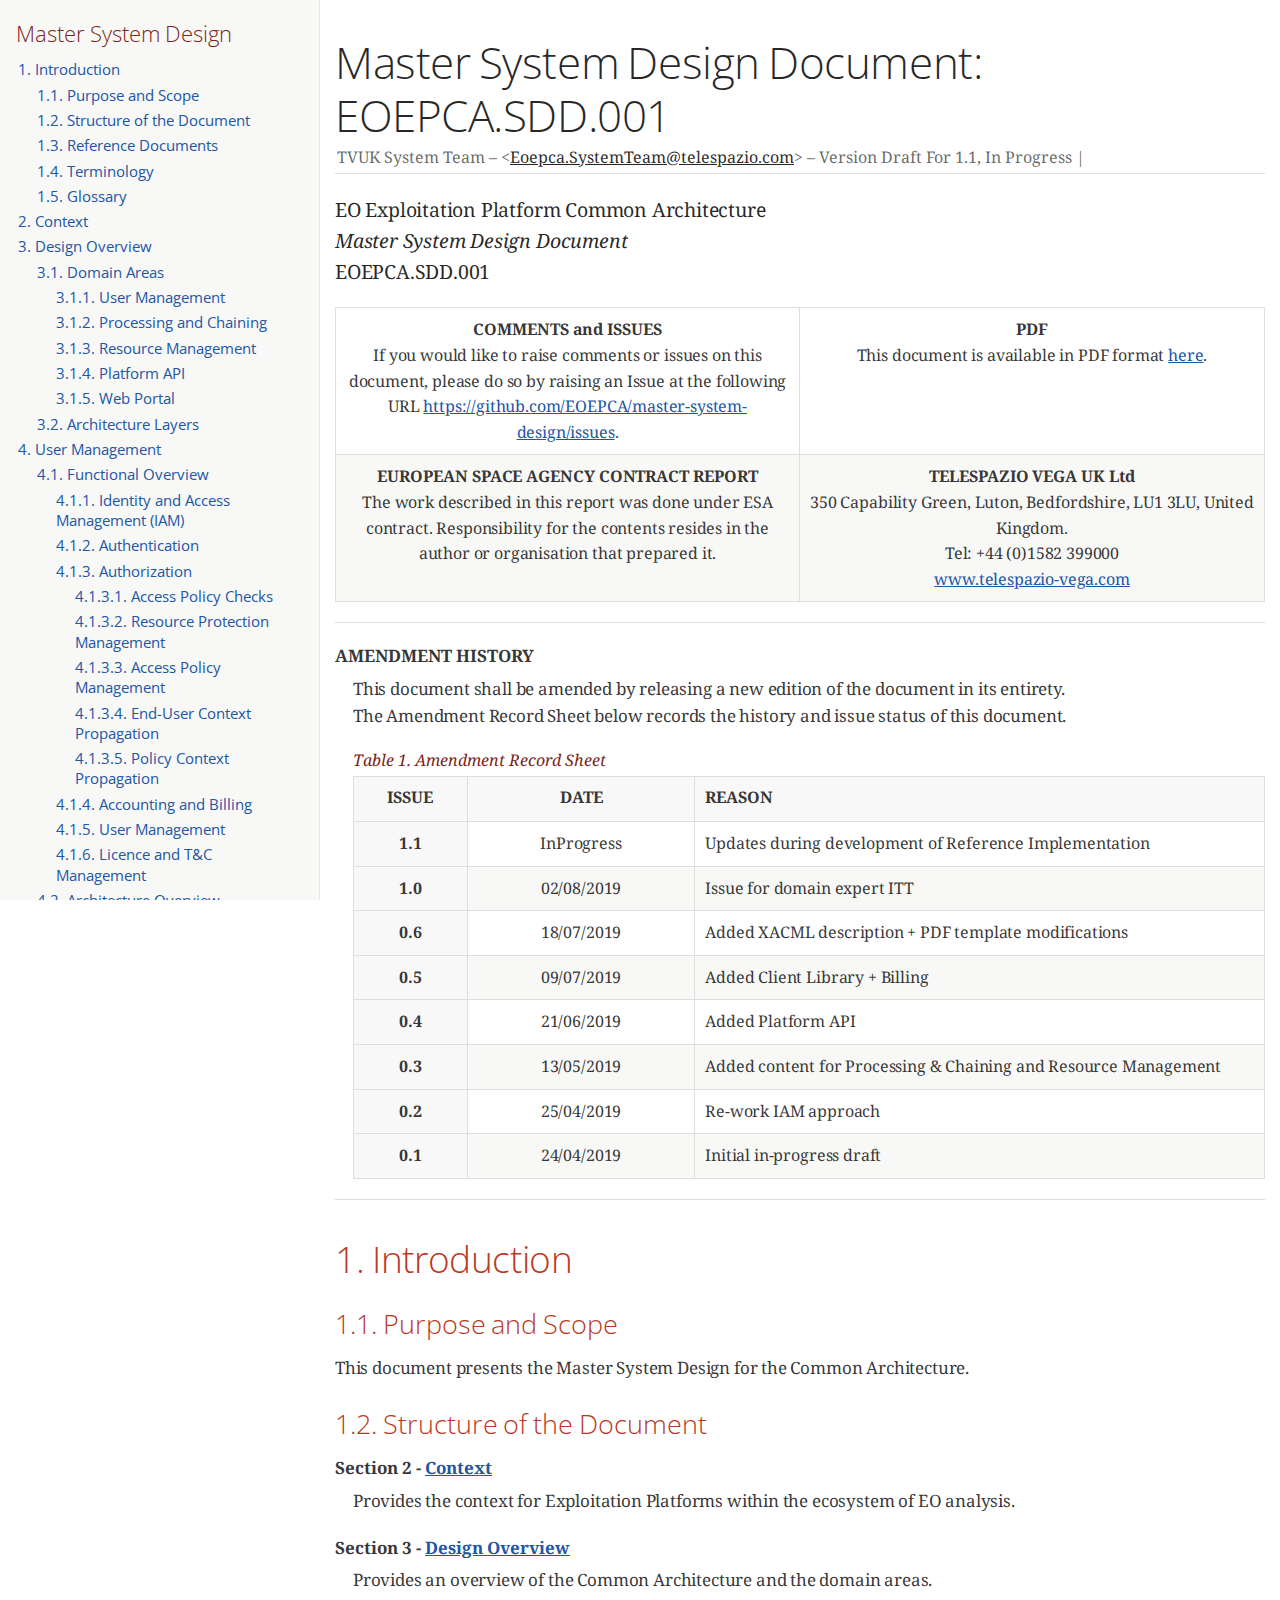
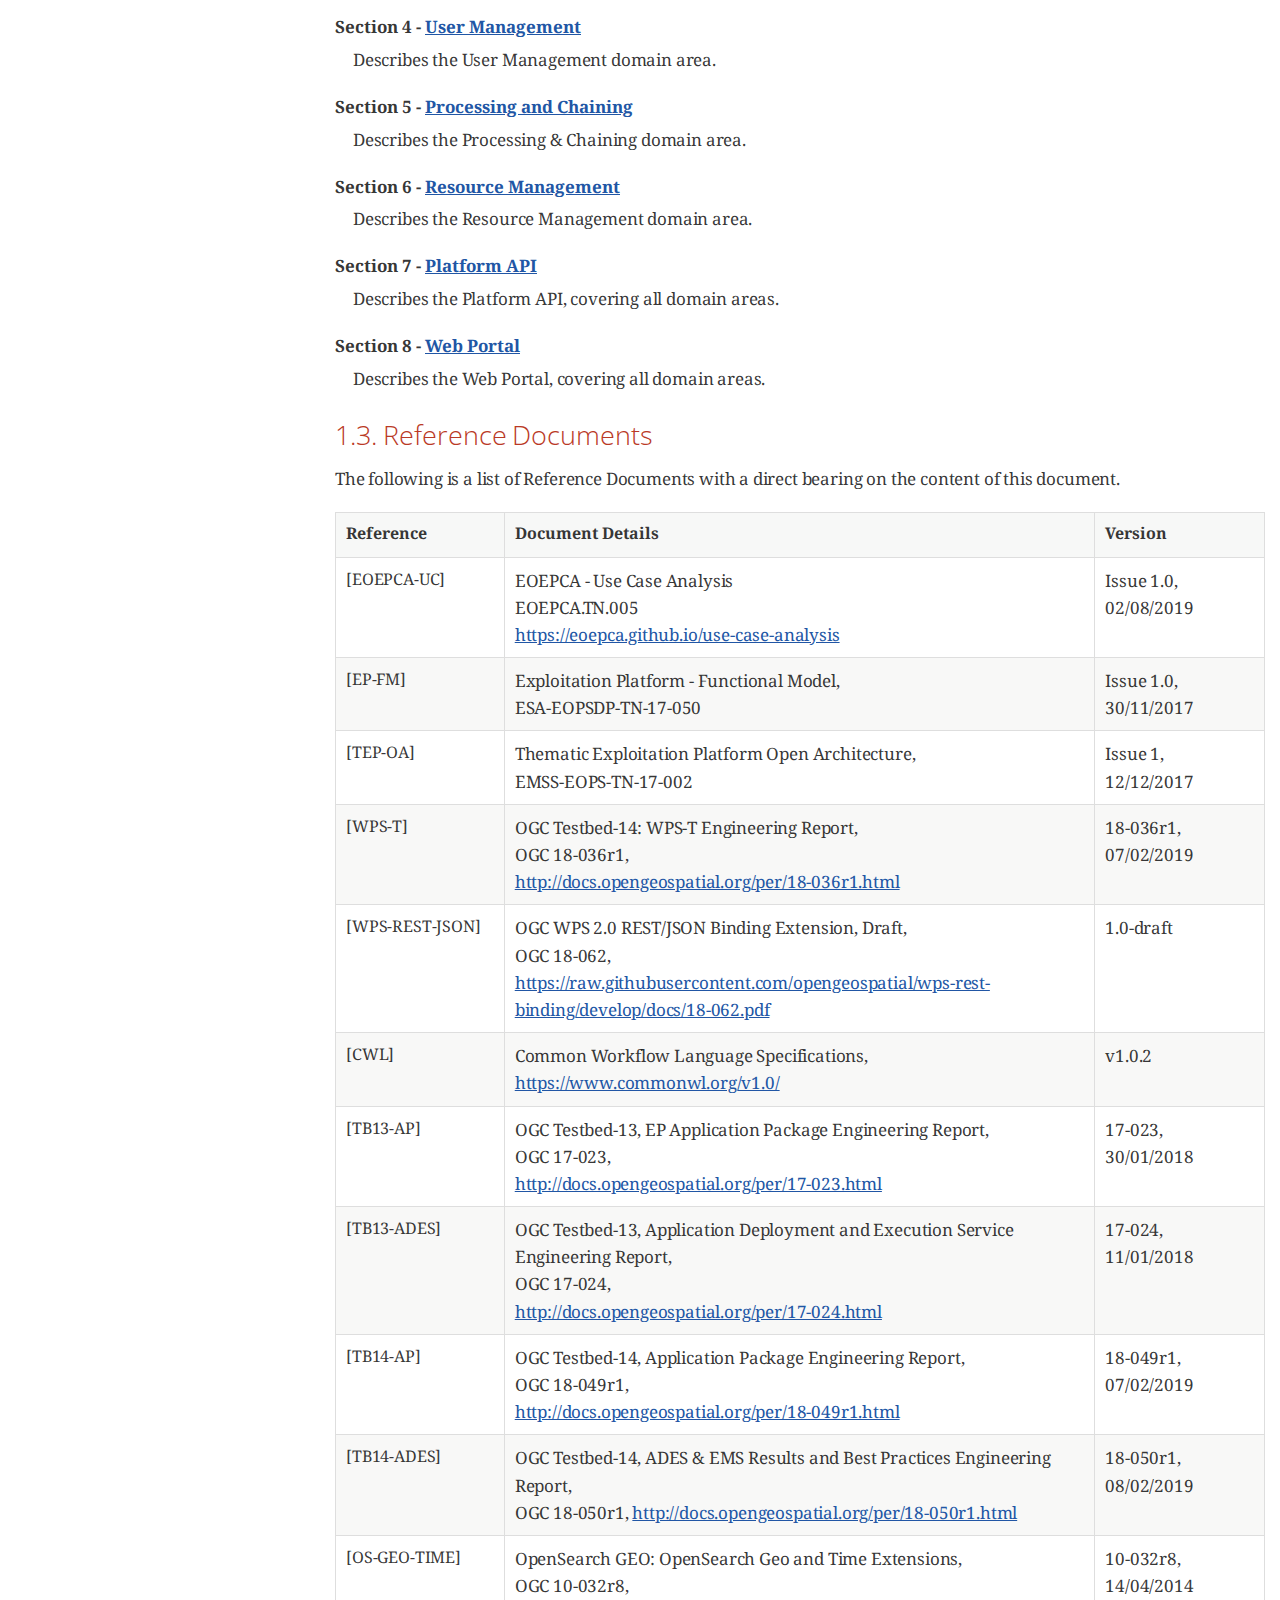
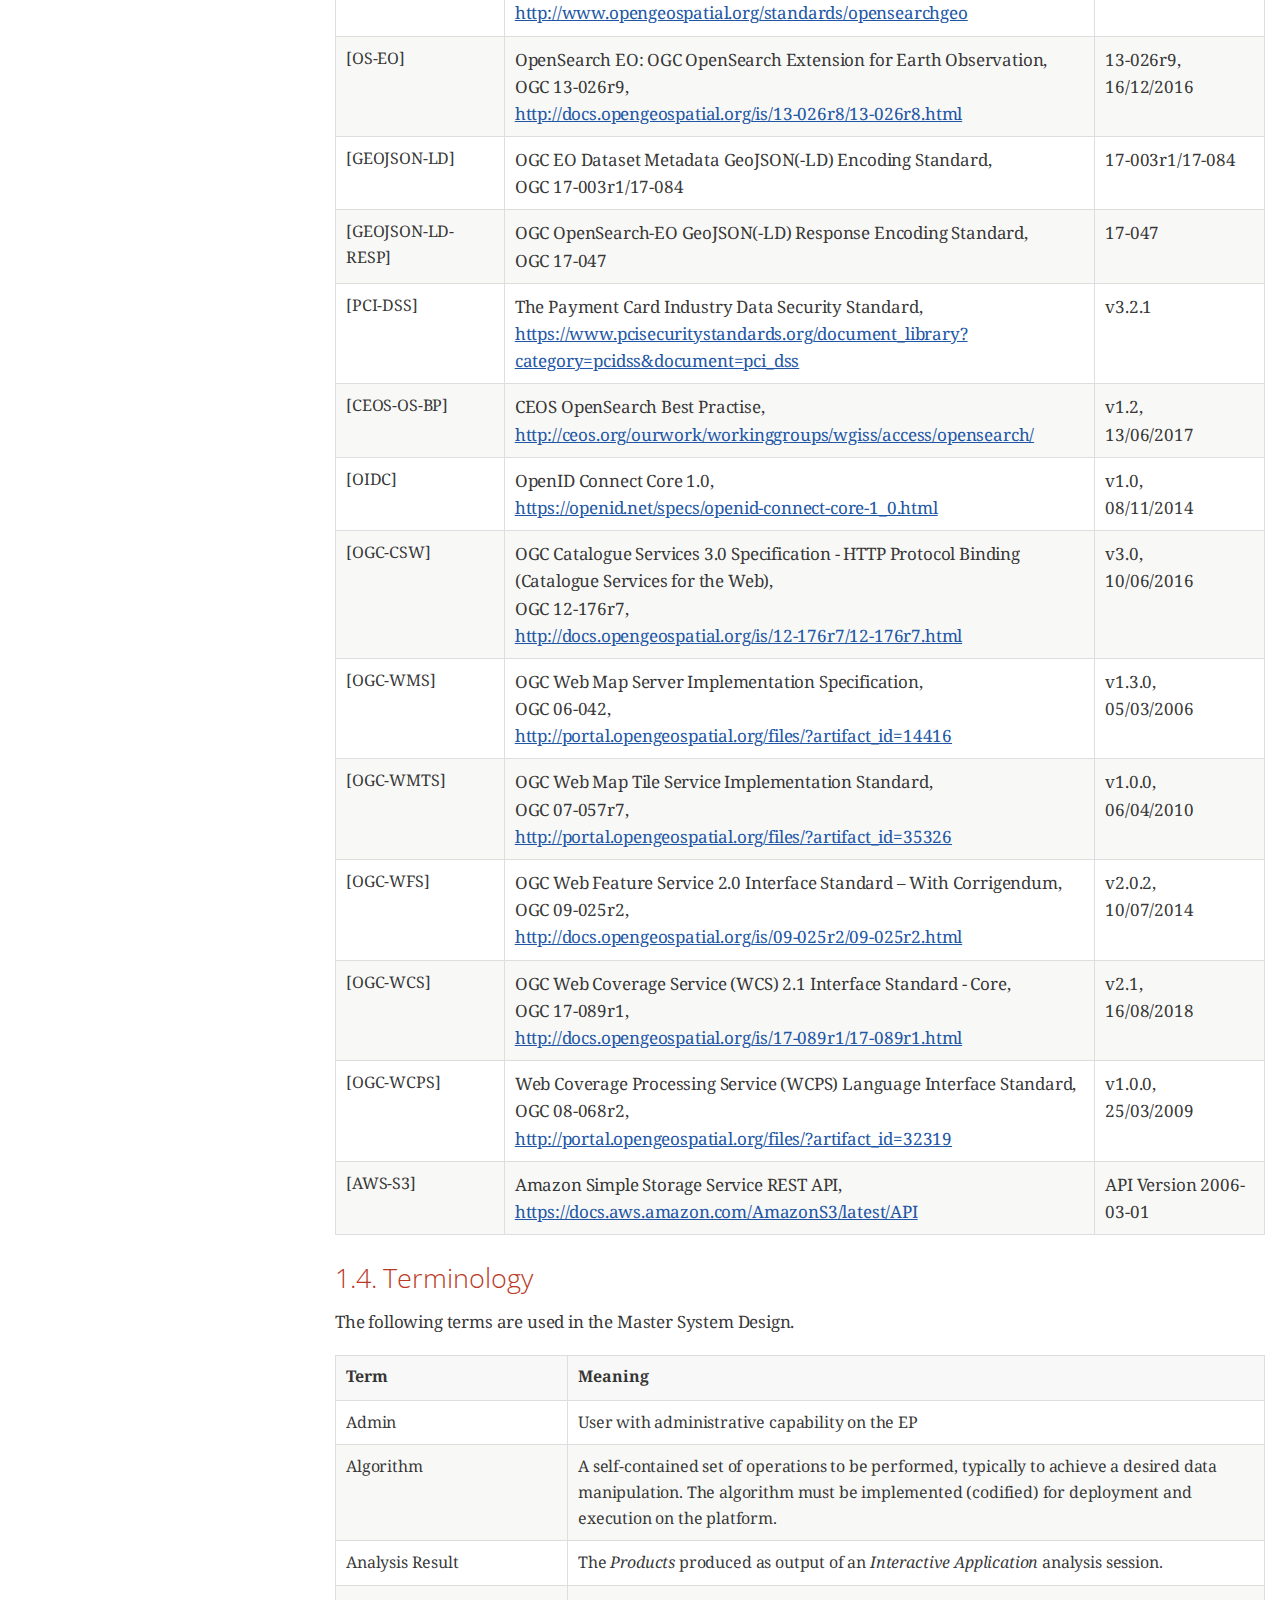
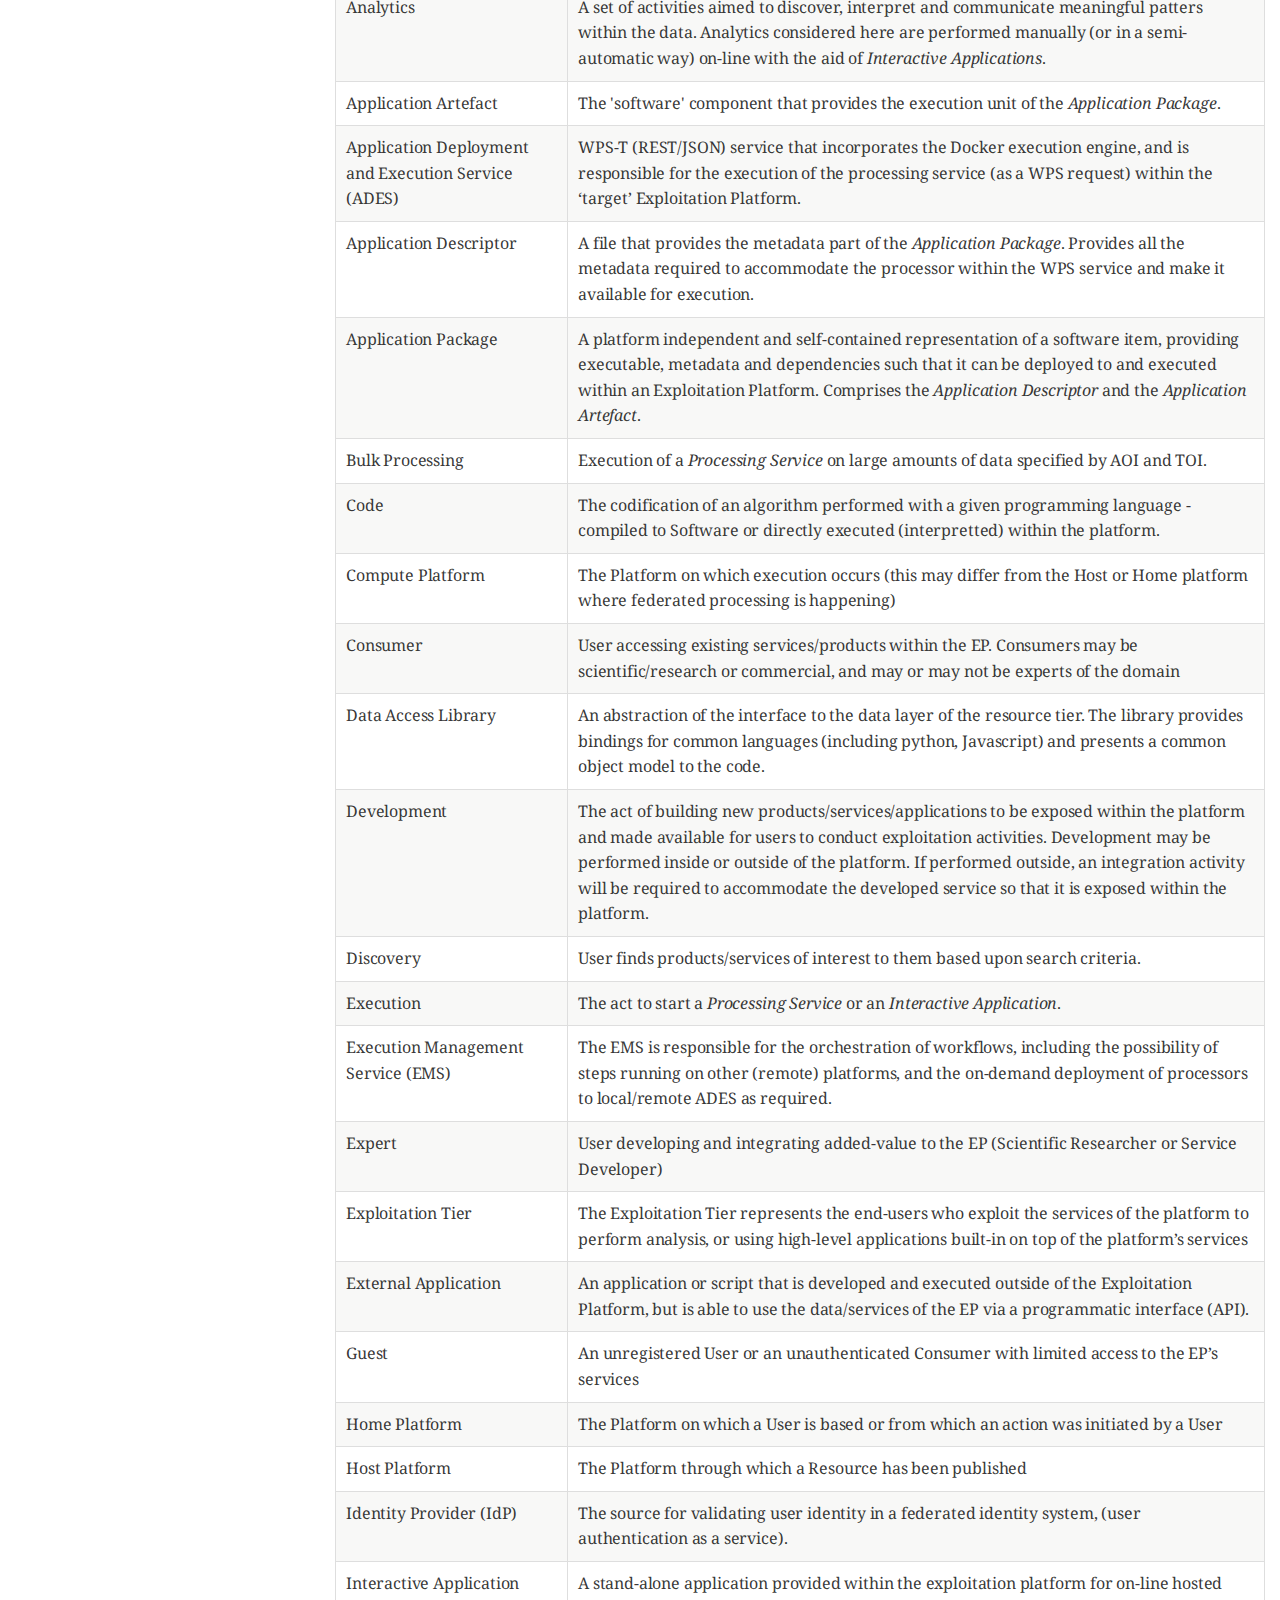
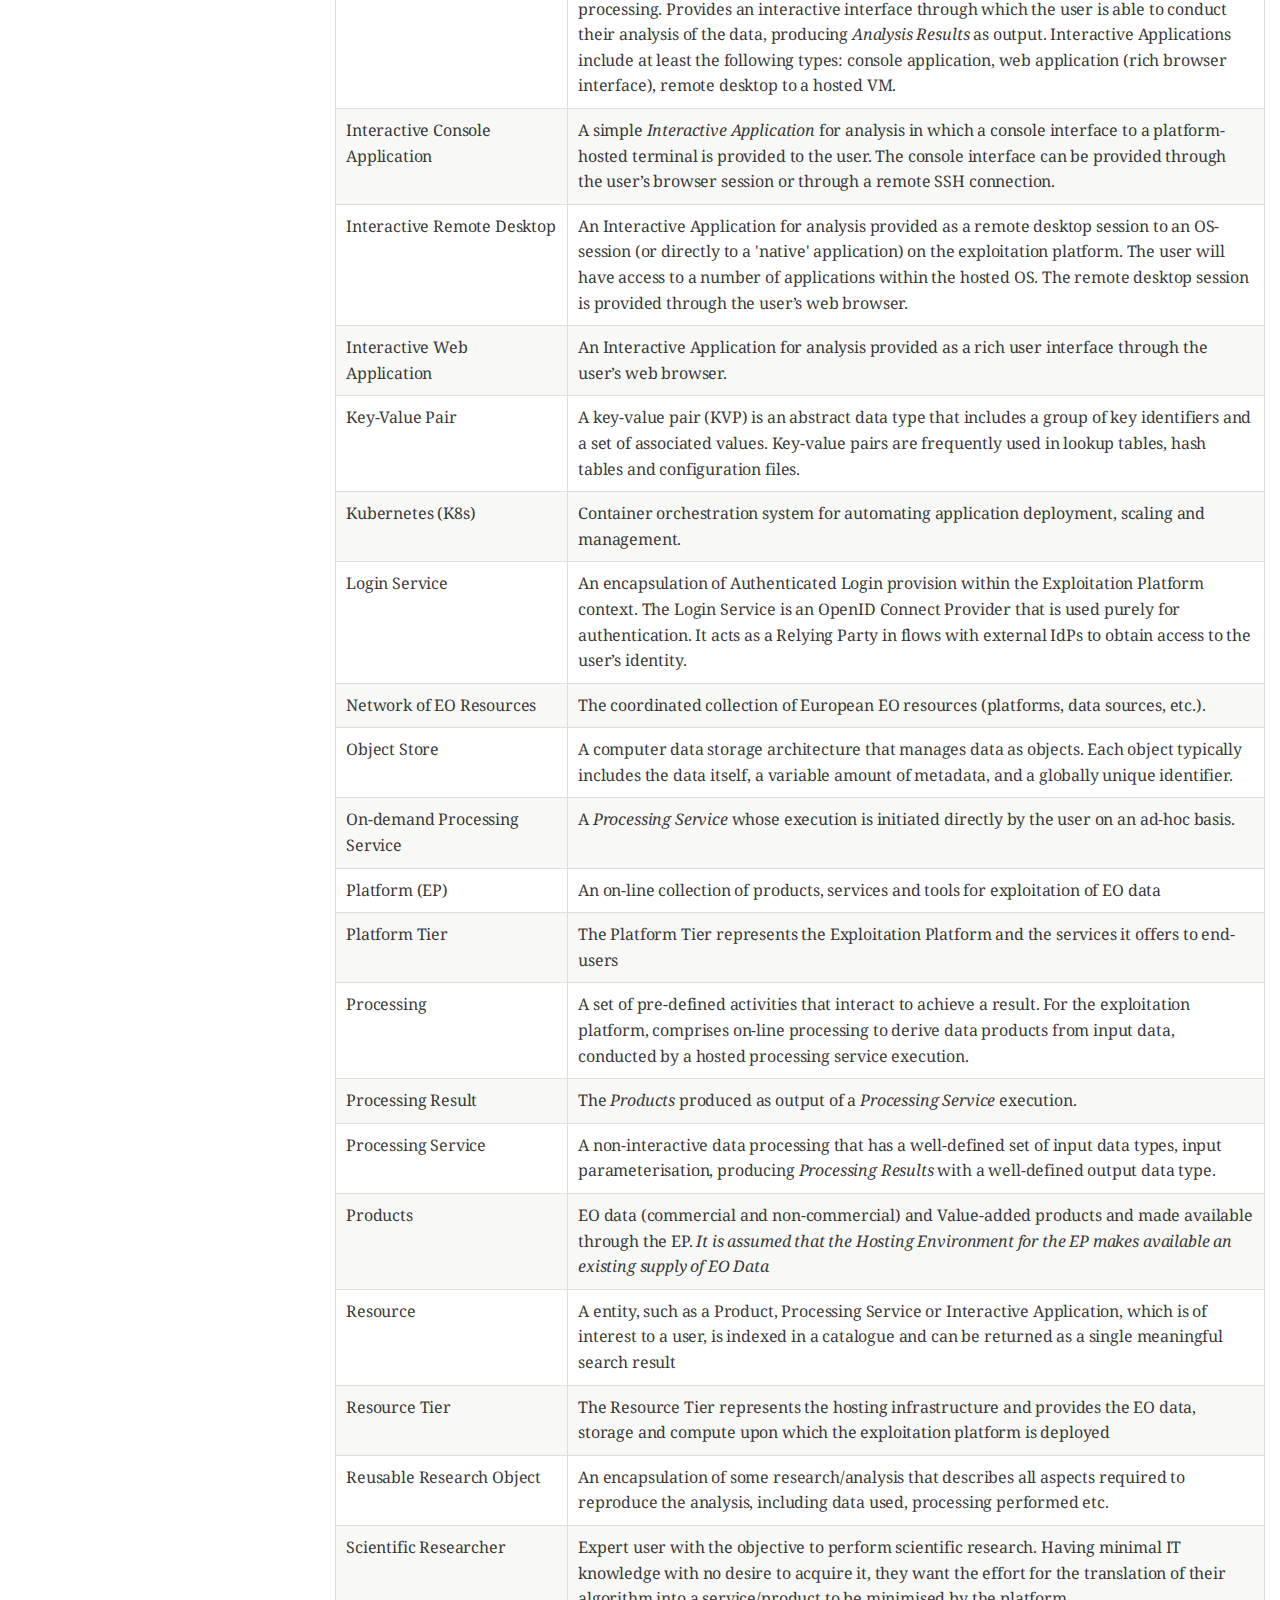
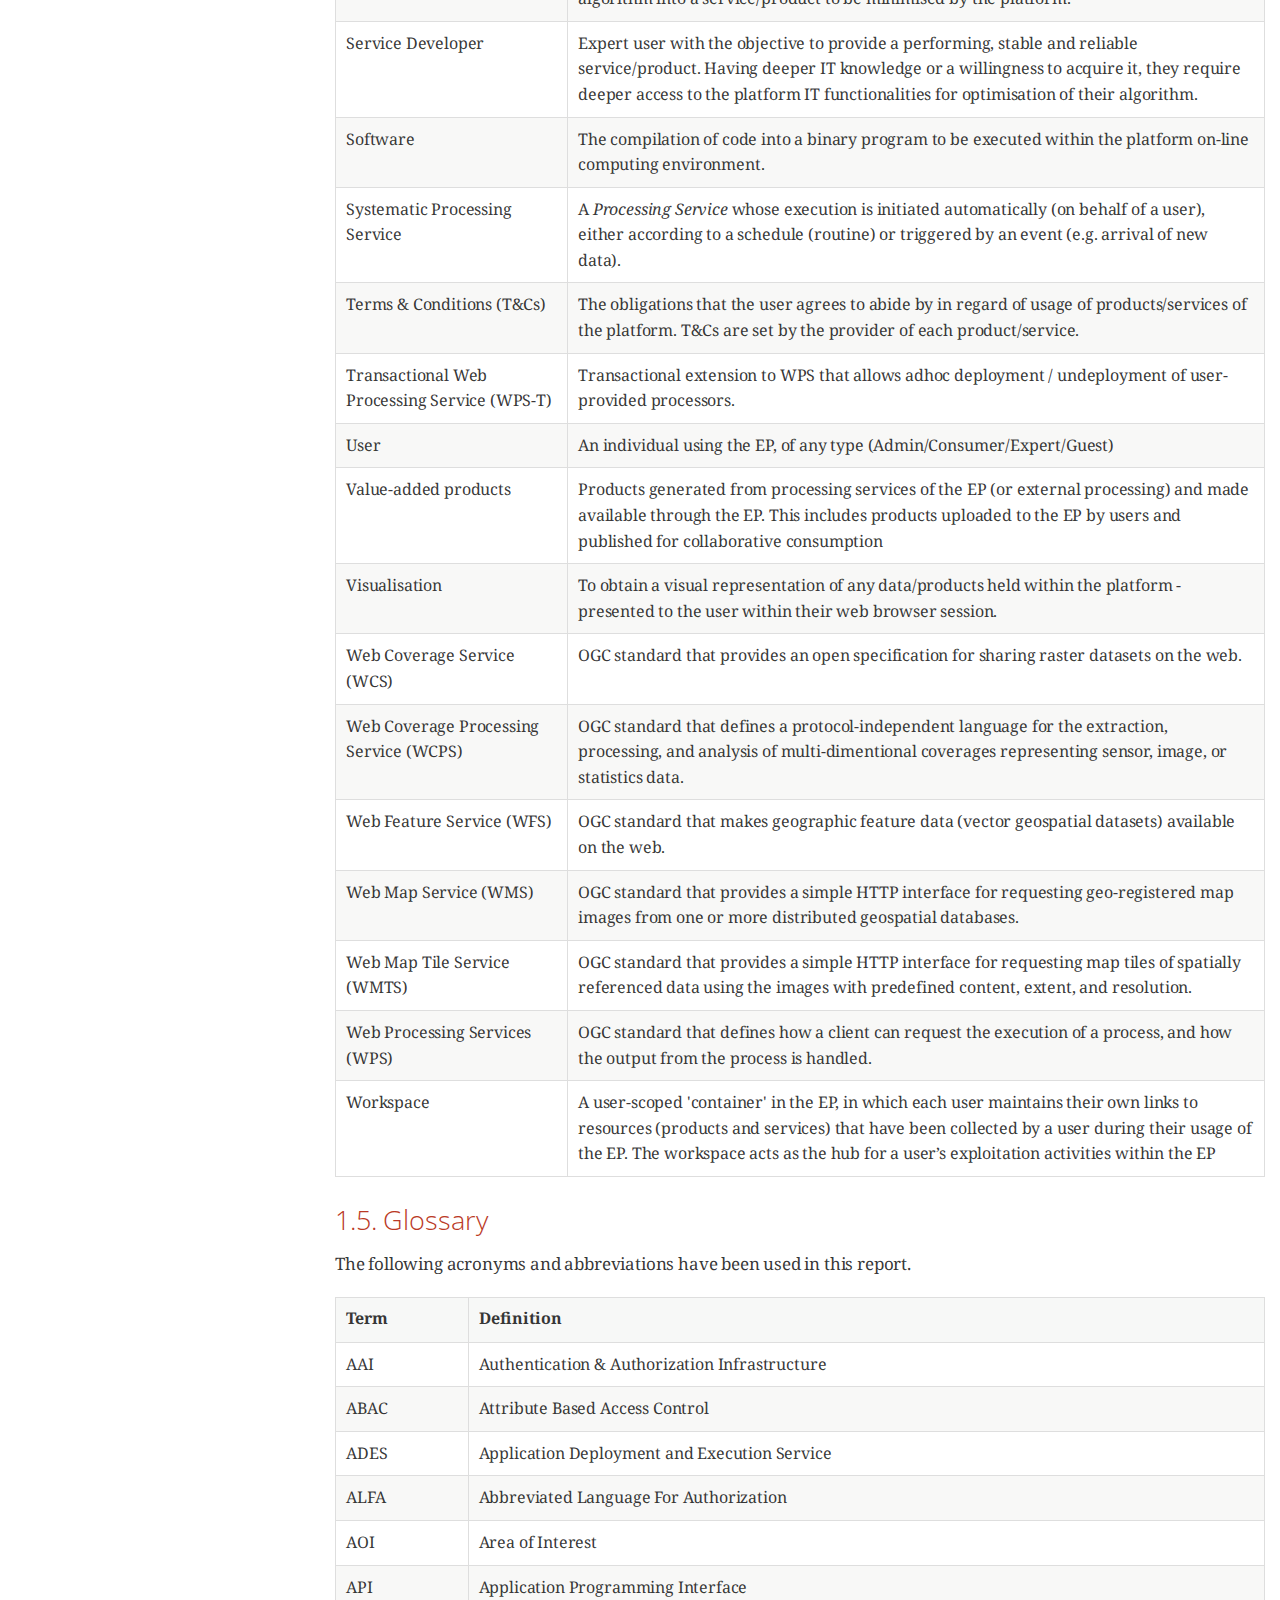
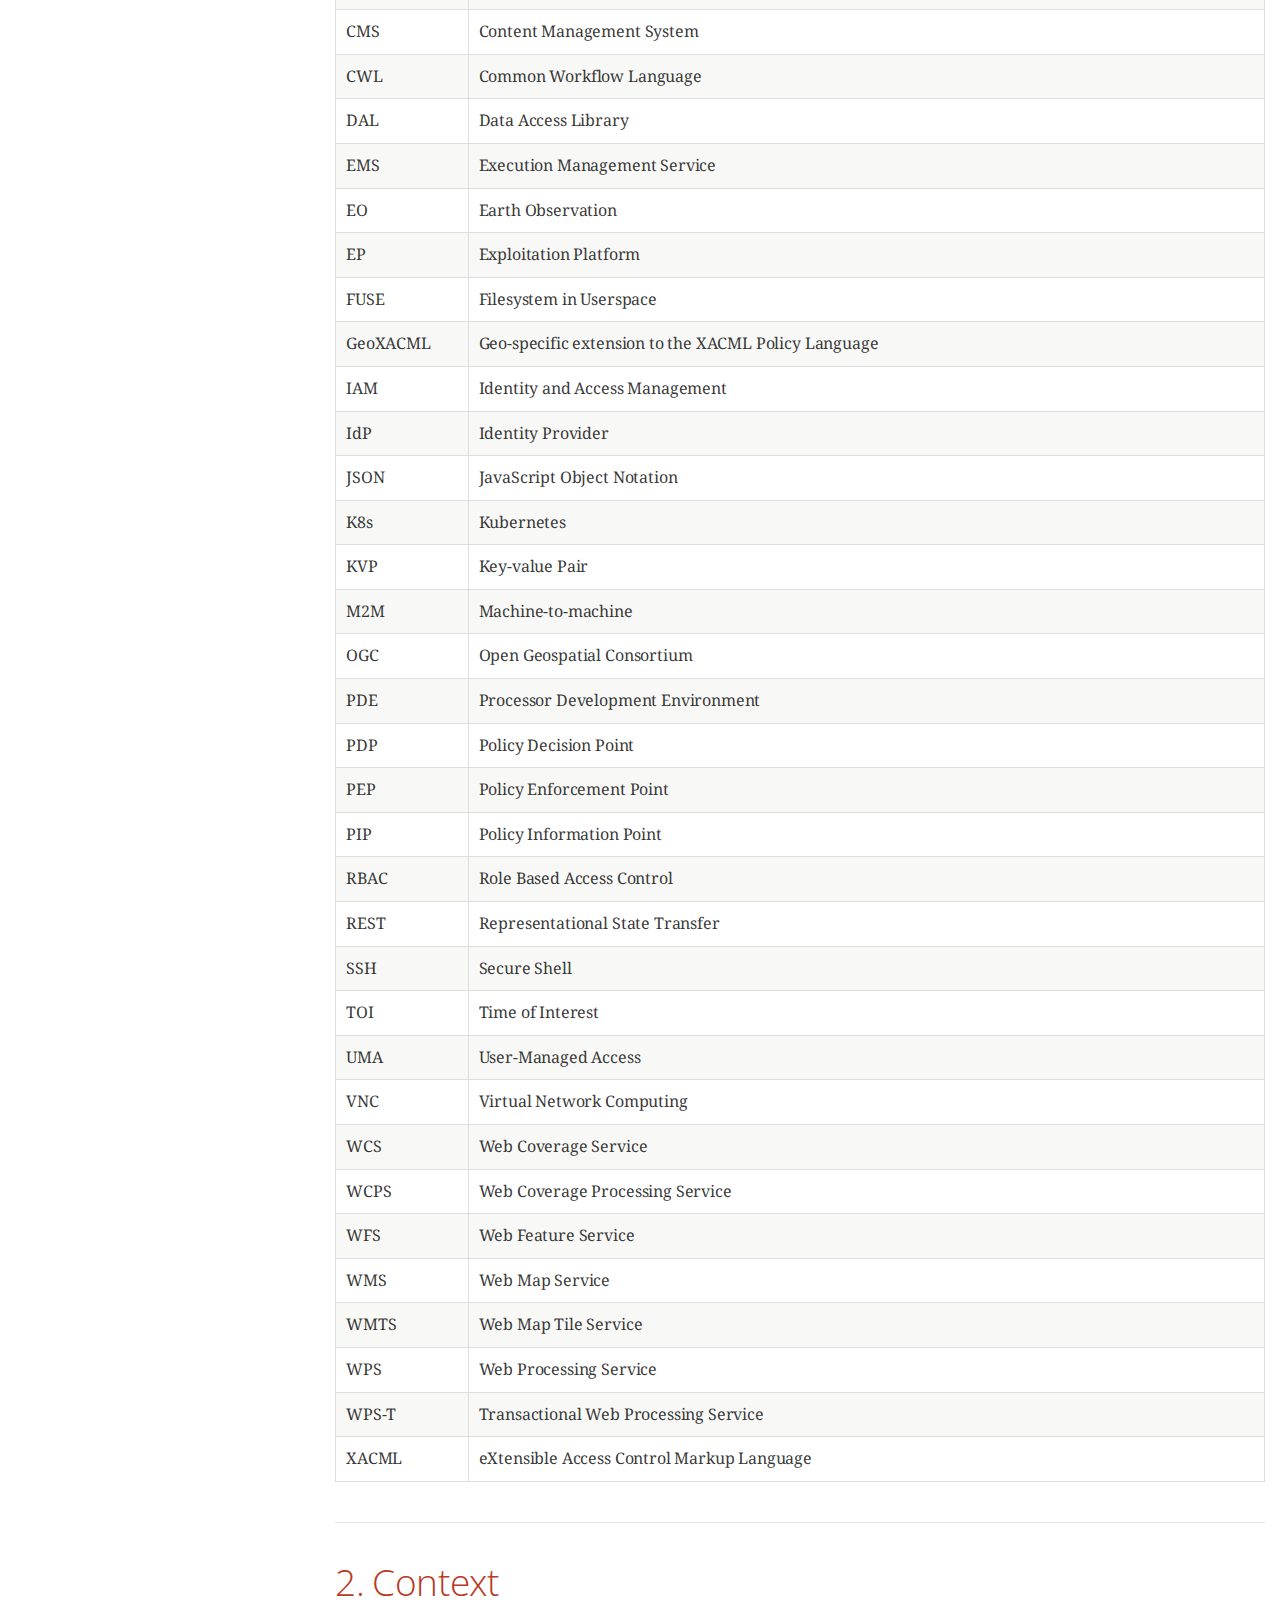
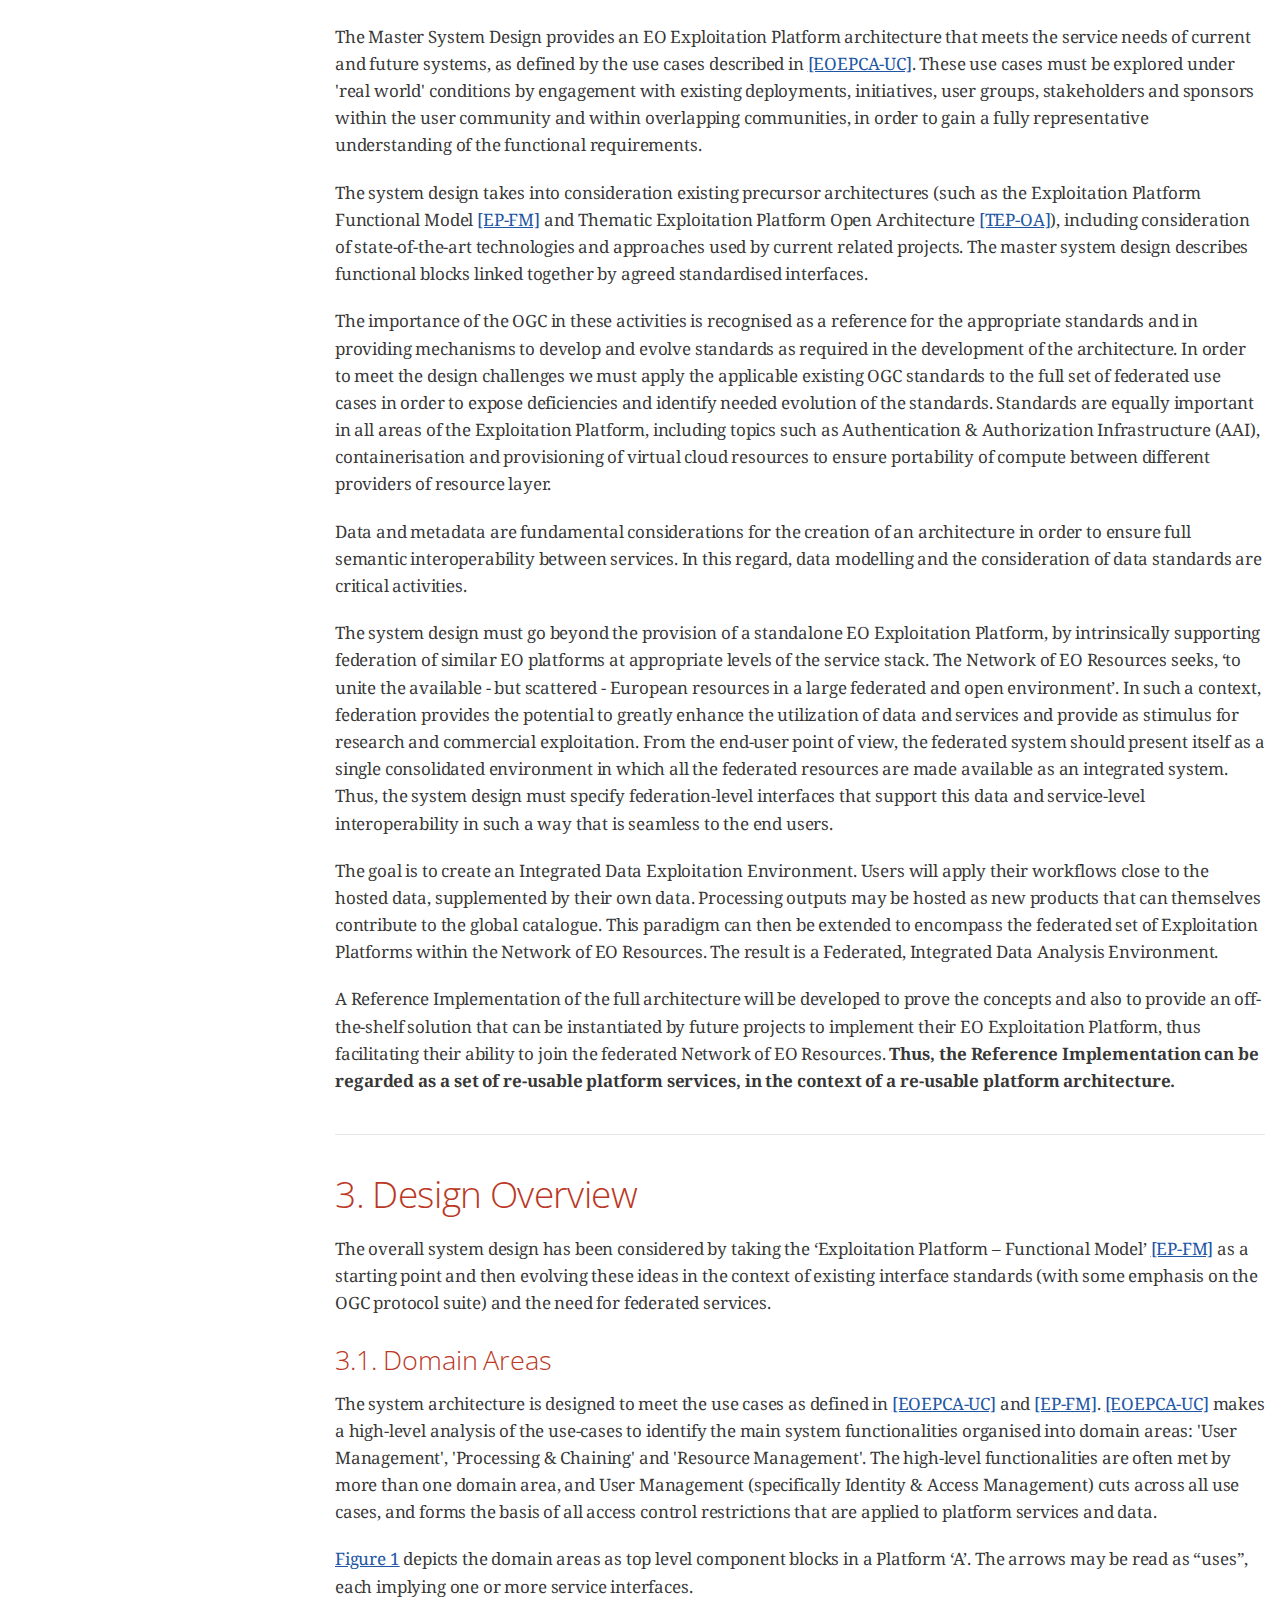
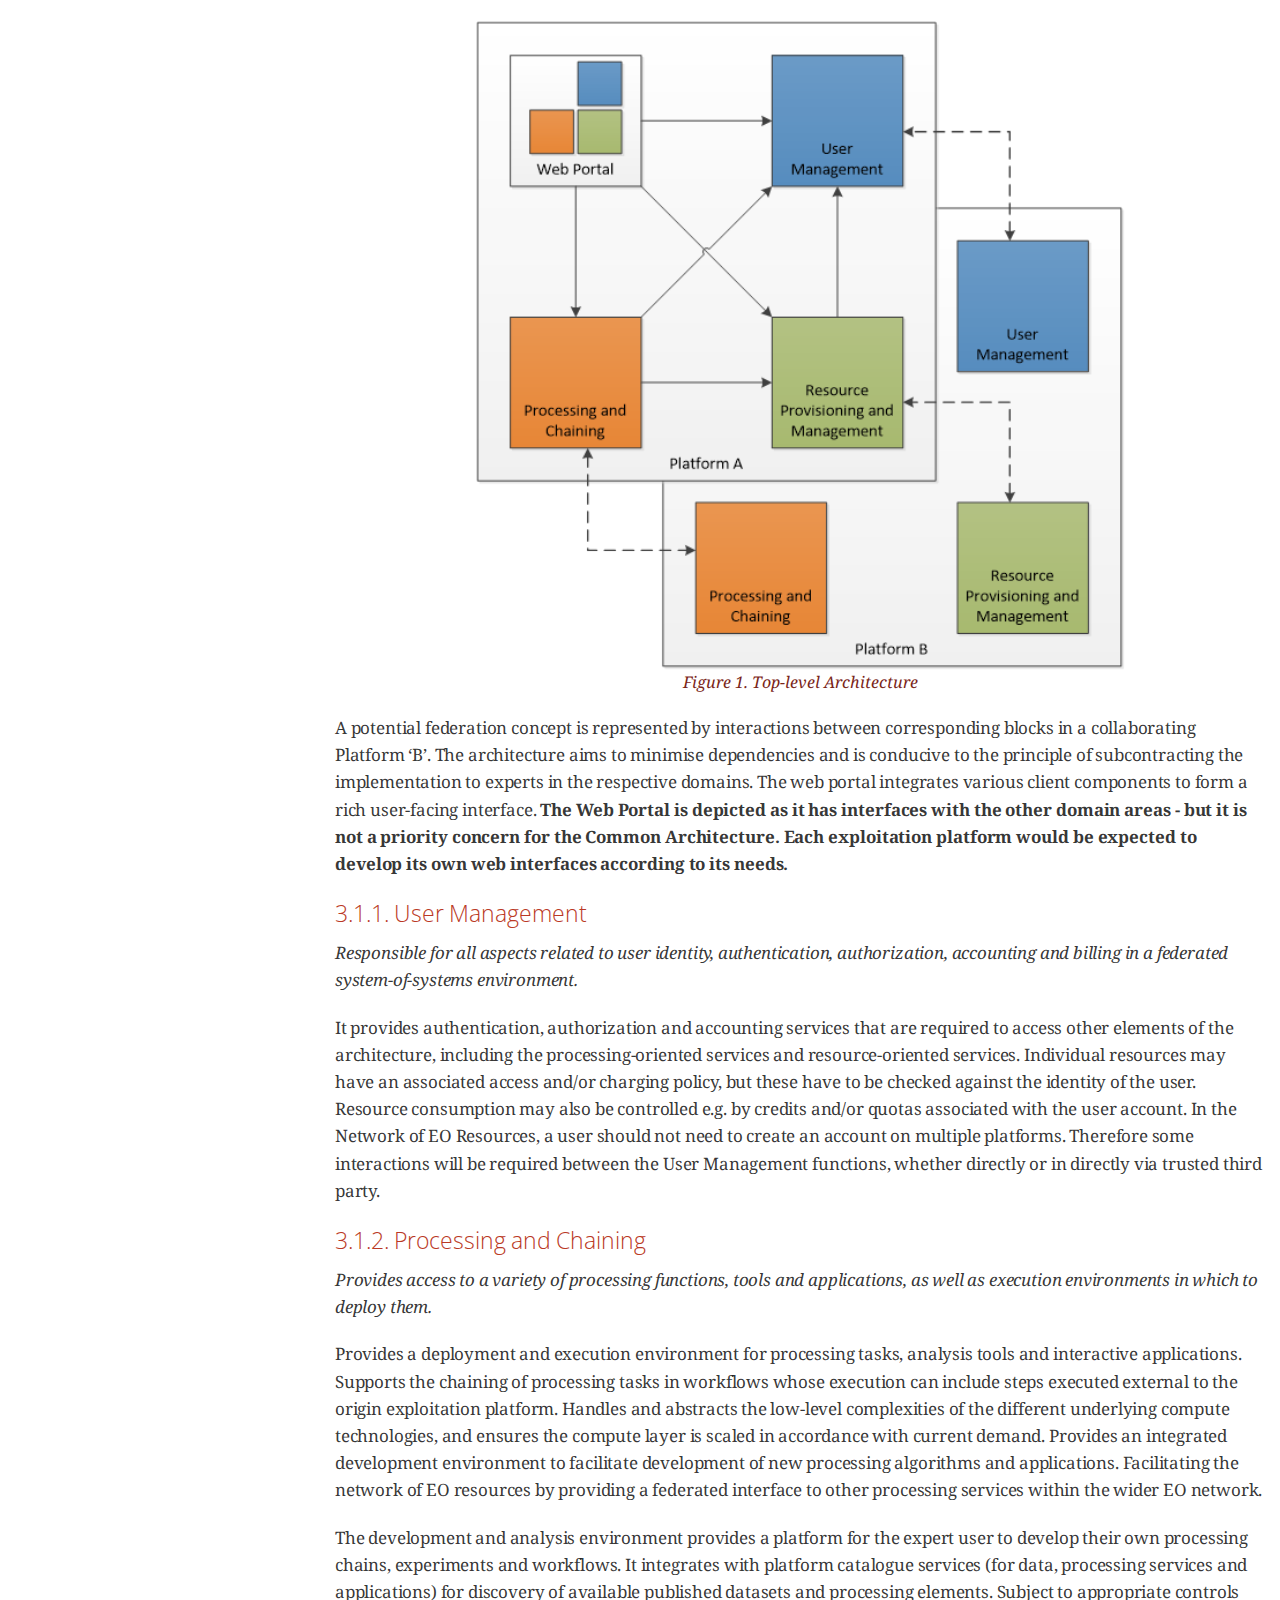
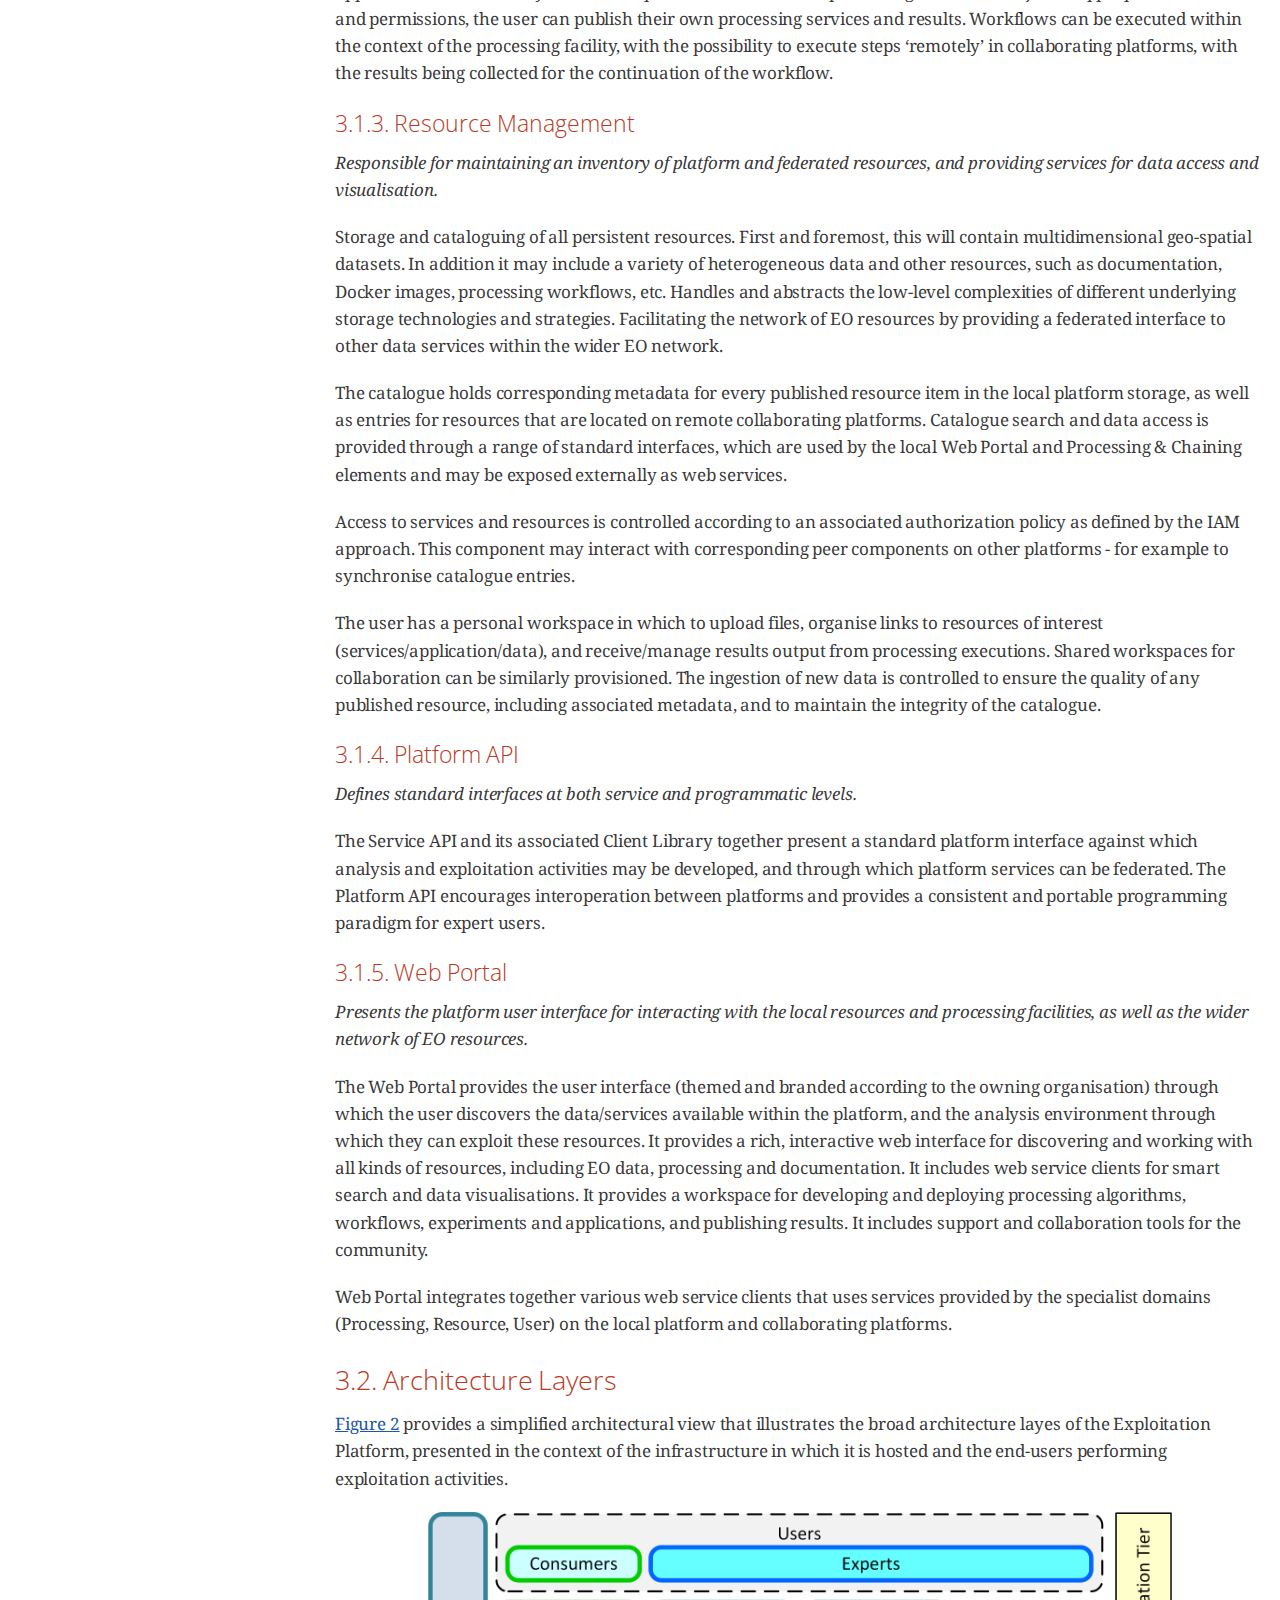
<file: current/index.html>
<!DOCTYPE html>
<html lang="en">
<head>
<meta charset="UTF-8">
<meta http-equiv="X-UA-Compatible" content="IE=edge">
<meta name="viewport" content="width=device-width, initial-scale=1.0">
<meta name="generator" content="Asciidoctor 2.0.12">
<meta name="description" content="Master System Design for the Common Architecture">
<meta name="keywords" content="common architecture master system design">
<meta name="author" content="TVUK System Team">
<title>Master System Design Document: EOEPCA.SDD.001</title>
<link rel="stylesheet" href="stylesheets/eoepca.css">
<link rel="stylesheet" href="https://cdnjs.cloudflare.com/ajax/libs/font-awesome/4.7.0/css/font-awesome.min.css">
<link rel="stylesheet" href="stylesheets/coderay-asciidoctor.css">
</head>
<body class="book toc2 toc-left">
<div id="header">
<h1>Master System Design Document: EOEPCA.SDD.001</h1>
<div class="details">
<span id="author" class="author">TVUK System Team</span><br>
<span id="email" class="email">&lt;<a href="mailto:Eoepca.SystemTeam@telespazio.com">Eoepca.SystemTeam@telespazio.com</a>&gt;</span><br>
<span id="revnumber">version Draft for 1.1,</span>
<span id="revdate">In Progress</span>
<br><span id="revremark"></span>
</div>
<div id="toc" class="toc2">
<div id="toctitle">Master System Design</div>
<ul class="sectlevel1">
<li><a href="#_introduction">1. Introduction</a>
<ul class="sectlevel2">
<li><a href="#_purpose_and_scope">1.1. Purpose and Scope</a></li>
<li><a href="#_structure_of_the_document">1.2. Structure of the Document</a></li>
<li><a href="#_reference_documents">1.3. Reference Documents</a></li>
<li><a href="#_terminology">1.4. Terminology</a></li>
<li><a href="#_glossary">1.5. Glossary</a></li>
</ul>
</li>
<li><a href="#mainContext">2. Context</a></li>
<li><a href="#mainDesignOverview">3. Design Overview</a>
<ul class="sectlevel2">
<li><a href="#_domain_areas">3.1. Domain Areas</a>
<ul class="sectlevel3">
<li><a href="#_user_management">3.1.1. User Management</a></li>
<li><a href="#_processing_and_chaining">3.1.2. Processing and Chaining</a></li>
<li><a href="#_resource_management">3.1.3. Resource Management</a></li>
<li><a href="#_platform_api">3.1.4. Platform API</a></li>
<li><a href="#_web_portal">3.1.5. Web Portal</a></li>
</ul>
</li>
<li><a href="#_architecture_layers">3.2. Architecture Layers</a></li>
</ul>
</li>
<li><a href="#mainUserManagement">4. User Management</a>
<ul class="sectlevel2">
<li><a href="#_functional_overview">4.1. Functional Overview</a>
<ul class="sectlevel3">
<li><a href="#IAM">4.1.1. Identity and Access Management (IAM)</a></li>
<li><a href="#mainAuthenticatedIdentity">4.1.2. Authentication</a></li>
<li><a href="#_authorization">4.1.3. Authorization</a>
<ul class="sectlevel4">
<li><a href="#_access_policy_checks">4.1.3.1. Access Policy Checks</a></li>
<li><a href="#_resource_protection_management">4.1.3.2. Resource Protection Management</a></li>
<li><a href="#_access_policy_management">4.1.3.3. Access Policy Management</a></li>
<li><a href="#_end_user_context_propagation">4.1.3.4. End-User Context Propagation</a></li>
<li><a href="#_policy_context_propagation">4.1.3.5. Policy Context Propagation</a></li>
</ul>
</li>
<li><a href="#mainBilling">4.1.4. Accounting and Billing</a></li>
<li><a href="#_user_management_2">4.1.5. User Management</a></li>
<li><a href="#_licence_and_tc_management">4.1.6. Licence and T&amp;C Management</a></li>
</ul>
</li>
<li><a href="#_architecture_overview">4.2. Architecture Overview</a>
<ul class="sectlevel3">
<li><a href="#_login_service">4.2.1. Login Service</a>
<ul class="sectlevel4">
<li><a href="#_oidc_id_token">4.2.1.1. OIDC ID Token</a></li>
<li><a href="#_oidc_clients">4.2.1.2. OIDC Clients</a></li>
<li><a href="#_additional_oidc_capabilities">4.2.1.3. Additional OIDC Capabilities</a></li>
<li><a href="#_scim_endpoints">4.2.1.4. SCIM Endpoints</a></li>
<li><a href="#_interaction_with_other_components">4.2.1.5. Interaction with other components</a></li>
</ul>
</li>
<li><a href="#_policy_decision_point">4.2.2. Policy Decision Point</a>
<ul class="sectlevel4">
<li><a href="#_xacml_extensible_access_control_markup_language">4.2.2.1. XACML (eXtensible Access Control Markup Language)</a></li>
<li><a href="#_uma_user_managed_access">4.2.2.2. UMA (User-Managed Access)</a></li>
<li><a href="#resourceAPI">4.2.2.3. Policy API</a></li>
<li><a href="#_interaction_with_other_components_2">4.2.2.4. Interaction with other components</a></li>
</ul>
</li>
<li><a href="#_policy_enforcement_point">4.2.3. Policy Enforcement Point</a>
<ul class="sectlevel4">
<li><a href="#_overview">4.2.3.1. Overview</a></li>
<li><a href="#_reverse_proxy_functionality">4.2.3.2. Reverse Proxy Functionality</a></li>
<li><a href="#_access_token_validation">4.2.3.3. Access Token Validation</a></li>
<li><a href="#resourceAPIUM">4.2.3.4. Resource API</a></li>
<li><a href="#_interaction_with_other_components_3">4.2.3.5. Interaction with other components</a></li>
</ul>
</li>
<li><a href="#_billing_service">4.2.4. Billing Service</a>
<ul class="sectlevel4">
<li><a href="#_interaction_with_other_components_4">4.2.4.1. Interaction with other components</a></li>
</ul>
</li>
<li><a href="#_pricing_engine">4.2.5. Pricing Engine</a>
<ul class="sectlevel4">
<li><a href="#_interaction_with_other_components_5">4.2.5.1. Interaction with other components</a></li>
</ul>
</li>
<li><a href="#_license_manager">4.2.6. License Manager</a>
<ul class="sectlevel4">
<li><a href="#_interaction_with_other_components_6">4.2.6.1. Interaction with other components</a></li>
</ul>
</li>
<li><a href="#_user_profile">4.2.7. User Profile</a></li>
</ul>
</li>
<li><a href="#umTraceability">4.3. Use Case Traceability</a></li>
</ul>
</li>
<li><a href="#mainProcessingAndChaining">5. Processing and Chaining</a>
<ul class="sectlevel2">
<li><a href="#_solution_overview">5.1. Solution Overview</a></li>
<li><a href="#procK8s">5.2. Resource Layer (Infrastructure) Interface</a></li>
<li><a href="#mainAppPackage">5.3. Application Packaging</a></li>
<li><a href="#mainProcEMS">5.4. Execution Management Service (EMS)</a></li>
<li><a href="#mainProcADES">5.5. Application Deployment and Execution Service (ADES)</a></li>
<li><a href="#procServiceDataAccess">5.6. Processing Service Data Access</a>
<ul class="sectlevel3">
<li><a href="#_user_authorization_context">5.6.1. User Authorization Context</a></li>
</ul>
</li>
<li><a href="#_wps_t_restjson">5.7. WPS-T REST/JSON</a></li>
<li><a href="#_interactive_graphical_applications">5.8. Interactive (Graphical) Applications</a></li>
<li><a href="#_parallel_processing">5.9. Parallel Processing</a></li>
<li><a href="#_processor_development_environment_pde">5.10. Processor Development Environment (PDE)</a></li>
<li><a href="#_interactive_analysis_tool">5.11. Interactive Analysis Tool</a></li>
</ul>
</li>
<li><a href="#mainResourceManagement">6. Resource Management</a>
<ul class="sectlevel2">
<li><a href="#mainResourceCatalogue">6.1. Resource Catalogue</a>
<ul class="sectlevel3">
<li><a href="#mainOpenSearch">6.1.1. CEOS OpenSearch Best Practise</a></li>
<li><a href="#mainAppCatalogue">6.1.2. Application Catalogue</a></li>
<li><a href="#mainDataCatalogue">6.1.3. Data Catalogue</a>
<ul class="sectlevel4">
<li><a href="#_metadata_organisation">6.1.3.1. Metadata Organisation</a></li>
<li><a href="#_example_usage_with_opensearch">6.1.3.2. Example Usage with OpenSearch</a></li>
<li><a href="#_data_access">6.1.3.3. Data Access</a></li>
<li><a href="#_catalogue_compositionaggregation">6.1.3.4. Catalogue Composition/Aggregation</a></li>
</ul>
</li>
<li><a href="#_federated_discovery">6.1.4. Federated Discovery</a></li>
</ul>
</li>
<li><a href="#_data_access_services">6.2. Data Access Services</a></li>
<li><a href="#mainDataAccessGateway">6.3. Data Access Gateway</a></li>
<li><a href="#mainDataAccessLib">6.4. Data Access Library (DAL)</a></li>
<li><a href="#_data_ingestion">6.5. Data Ingestion</a></li>
<li><a href="#mainWorkspace">6.6. Workspace</a></li>
</ul>
</li>
<li><a href="#mainPlatformApi">7. Platform API</a>
<ul class="sectlevel2">
<li><a href="#mainServiceApi">7.1. Service API</a>
<ul class="sectlevel3">
<li><a href="#platformCapabilities">7.1.1. Platform Capabilities</a></li>
<li><a href="#_authentication">7.1.2. authentication</a></li>
<li><a href="#_billing">7.1.3. billing</a></li>
<li><a href="#_data_search">7.1.4. data_search</a></li>
<li><a href="#_data_catalogue">7.1.5. data_catalogue</a></li>
<li><a href="#_app_search">7.1.6. app_search</a></li>
<li><a href="#_map">7.1.7. map</a></li>
<li><a href="#_tile">7.1.8. tile</a></li>
<li><a href="#_feature">7.1.9. feature</a></li>
<li><a href="#_coverage">7.1.10. coverage</a></li>
<li><a href="#_datacube">7.1.11. datacube</a></li>
<li><a href="#_object_store">7.1.12. object_store</a></li>
<li><a href="#_ems">7.1.13. ems</a></li>
<li><a href="#_ades">7.1.14. ades</a></li>
<li><a href="#_workspace">7.1.15. workspace</a></li>
</ul>
</li>
<li><a href="#mainClientLibrary">7.2. Client Library</a>
<ul class="sectlevel3">
<li><a href="#_client_library_concept_illustration">7.2.1. Client Library Concept Illustration</a></li>
</ul>
</li>
</ul>
</li>
<li><a href="#mainWebPortal">8. Web Portal</a></li>
</ul>
</div>
</div>
<div id="content">
<div id="preamble">
<div class="sectionbody">
<div class="paragraph">
<p>EO Exploitation Platform Common Architecture<br>
<em>Master System Design Document</em><br>
EOEPCA.SDD.001</p>
</div>
<table class="tableblock frame-all grid-all stretch">
<colgroup>
<col style="width: 50%;">
<col style="width: 50%;">
</colgroup>
<tbody>
<tr>
<td class="tableblock halign-center valign-top"><p class="tableblock"><strong>COMMENTS and ISSUES</strong><br>
If you would like to raise comments or issues on this document, please do so by raising an Issue at the following URL <a href="https://github.com/EOEPCA/master-system-design/issues" target="_blank" rel="noopener">https://github.com/EOEPCA/master-system-design/issues</a>.</p></td>
<td class="tableblock halign-center valign-top"><p class="tableblock"><strong>PDF</strong><br>
This document is available in PDF format <a href="EOEPCA-master-system-design.pdf" target="_blank" rel="noopener">here</a>.</p></td>
</tr>
<tr>
<td class="tableblock halign-center valign-top"><p class="tableblock"><strong>EUROPEAN SPACE AGENCY CONTRACT REPORT</strong><br>
The work described in this report was done under ESA contract. Responsibility for the contents resides in the author or organisation that prepared it.</p></td>
<td class="tableblock halign-center valign-top"><p class="tableblock"><strong>TELESPAZIO VEGA UK Ltd</strong><br>
350 Capability Green, Luton, Bedfordshire, LU1 3LU, United Kingdom.<br>
Tel: +44 (0)1582 399000<br>
<a href="http://telespazio-vega.com/">www.telespazio-vega.com</a></p></td>
</tr>
</tbody>
</table>
<hr>
<div class="dlist">
<dl>
<dt class="hdlist1">AMENDMENT HISTORY</dt>
<dd>
<p>This document shall be amended by releasing a new edition of the document in its entirety.<br>
The Amendment Record Sheet below records the history and issue status of this document.</p>
<table class="tableblock frame-all grid-all stretch">
<caption class="title">Table 1. Amendment Record Sheet</caption>
<colgroup>
<col style="width: 12.5%;">
<col style="width: 25%;">
<col style="width: 62.5%;">
</colgroup>
<thead>
<tr>
<th class="tableblock halign-center valign-top">ISSUE</th>
<th class="tableblock halign-center valign-top">DATE</th>
<th class="tableblock halign-left valign-top">REASON</th>
</tr>
</thead>
<tbody>
<tr>
<th class="tableblock halign-center valign-top"><p class="tableblock">1.1</p></th>
<td class="tableblock halign-center valign-top"><p class="tableblock">InProgress</p></td>
<td class="tableblock halign-left valign-top"><p class="tableblock">Updates during development of Reference Implementation</p></td>
</tr>
<tr>
<th class="tableblock halign-center valign-top"><p class="tableblock">1.0</p></th>
<td class="tableblock halign-center valign-top"><p class="tableblock">02/08/2019</p></td>
<td class="tableblock halign-left valign-top"><p class="tableblock">Issue for domain expert ITT</p></td>
</tr>
<tr>
<th class="tableblock halign-center valign-top"><p class="tableblock">0.6</p></th>
<td class="tableblock halign-center valign-top"><p class="tableblock">18/07/2019</p></td>
<td class="tableblock halign-left valign-top"><p class="tableblock">Added XACML description + PDF template modifications</p></td>
</tr>
<tr>
<th class="tableblock halign-center valign-top"><p class="tableblock">0.5</p></th>
<td class="tableblock halign-center valign-top"><p class="tableblock">09/07/2019</p></td>
<td class="tableblock halign-left valign-top"><p class="tableblock">Added Client Library + Billing</p></td>
</tr>
<tr>
<th class="tableblock halign-center valign-top"><p class="tableblock">0.4</p></th>
<td class="tableblock halign-center valign-top"><p class="tableblock">21/06/2019</p></td>
<td class="tableblock halign-left valign-top"><p class="tableblock">Added Platform API</p></td>
</tr>
<tr>
<th class="tableblock halign-center valign-top"><p class="tableblock">0.3</p></th>
<td class="tableblock halign-center valign-top"><p class="tableblock">13/05/2019</p></td>
<td class="tableblock halign-left valign-top"><p class="tableblock">Added content for Processing &amp; Chaining and Resource Management</p></td>
</tr>
<tr>
<th class="tableblock halign-center valign-top"><p class="tableblock">0.2</p></th>
<td class="tableblock halign-center valign-top"><p class="tableblock">25/04/2019</p></td>
<td class="tableblock halign-left valign-top"><p class="tableblock">Re-work IAM approach</p></td>
</tr>
<tr>
<th class="tableblock halign-center valign-top"><p class="tableblock">0.1</p></th>
<td class="tableblock halign-center valign-top"><p class="tableblock">24/04/2019</p></td>
<td class="tableblock halign-left valign-top"><p class="tableblock">Initial in-progress draft</p></td>
</tr>
</tbody>
</table>
</dd>
</dl>
</div>
<hr>
<div style="page-break-after: always;"></div>
<div style="page-break-after: always;"></div>
</div>
</div>
<div class="sect1">
<h2 id="_introduction">1. Introduction</h2>
<div class="sectionbody">
<div class="sect2">
<h3 id="_purpose_and_scope">1.1. Purpose and Scope</h3>
<div class="paragraph">
<p>This document presents the Master System Design for the Common Architecture.</p>
</div>
</div>
<div class="sect2">
<h3 id="_structure_of_the_document">1.2. Structure of the Document</h3>
<div class="dlist">
<dl>
<dt class="hdlist1">Section 2 - <a href="#mainContext">Context</a></dt>
<dd>
<p>Provides the context for Exploitation Platforms within the ecosystem of EO analysis.</p>
</dd>
<dt class="hdlist1">Section 3 - <a href="#mainDesignOverview">Design Overview</a></dt>
<dd>
<p>Provides an overview of the Common Architecture and the domain areas.</p>
</dd>
<dt class="hdlist1">Section 4 - <a href="#mainUserManagement">User Management</a></dt>
<dd>
<p>Describes the User Management domain area.</p>
</dd>
<dt class="hdlist1">Section 5 - <a href="#mainProcessingAndChaining">Processing and Chaining</a></dt>
<dd>
<p>Describes the Processing &amp; Chaining domain area.</p>
</dd>
<dt class="hdlist1">Section 6 - <a href="#mainResourceManagement">Resource Management</a></dt>
<dd>
<p>Describes the Resource Management domain area.</p>
</dd>
<dt class="hdlist1">Section 7 - <a href="#mainPlatformApi">Platform API</a></dt>
<dd>
<p>Describes the Platform API, covering all domain areas.</p>
</dd>
<dt class="hdlist1">Section 8 - <a href="#mainWebPortal">Web Portal</a></dt>
<dd>
<p>Describes the Web Portal, covering all domain areas.</p>
</dd>
</dl>
</div>
</div>
<div class="sect2">
<h3 id="_reference_documents">1.3. Reference Documents</h3>
<div class="paragraph">
<p>The following is a list of Reference Documents with a direct bearing on the content of this document.</p>
</div>
<table class="tableblock frame-all grid-all stretch">
<colgroup>
<col style="width: 18.1818%;">
<col style="width: 63.6363%;">
<col style="width: 18.1819%;">
</colgroup>
<thead>
<tr>
<th class="tableblock halign-left valign-top">Reference</th>
<th class="tableblock halign-left valign-top">Document Details</th>
<th class="tableblock halign-left valign-top">Version</th>
</tr>
</thead>
<tbody>
<tr>
<td class="tableblock halign-left valign-top"><p class="tableblock"><a id="EOEPCA-UC"></a>[EOEPCA-UC]</p></td>
<td class="tableblock halign-left valign-top"><div class="content"><div class="paragraph">
<p>EOEPCA - Use Case Analysis<br>
EOEPCA.TN.005<br>
<a href="https://eoepca.github.io/use-case-analysis" class="bare">https://eoepca.github.io/use-case-analysis</a></p>
</div></div></td>
<td class="tableblock halign-left valign-top"><div class="content"><div class="paragraph">
<p>Issue 1.0,<br>
02/08/2019</p>
</div></div></td>
</tr>
<tr>
<td class="tableblock halign-left valign-top"><p class="tableblock"><a id="EP-FM"></a>[EP-FM]</p></td>
<td class="tableblock halign-left valign-top"><div class="content"><div class="paragraph">
<p>Exploitation Platform - Functional Model,<br>
ESA-EOPSDP-TN-17-050</p>
</div></div></td>
<td class="tableblock halign-left valign-top"><div class="content"><div class="paragraph">
<p>Issue 1.0,<br>
30/11/2017</p>
</div></div></td>
</tr>
<tr>
<td class="tableblock halign-left valign-top"><p class="tableblock"><a id="TEP-OA"></a>[TEP-OA]</p></td>
<td class="tableblock halign-left valign-top"><div class="content"><div class="paragraph">
<p>Thematic Exploitation Platform Open Architecture,<br>
EMSS-EOPS-TN-17-002</p>
</div></div></td>
<td class="tableblock halign-left valign-top"><div class="content"><div class="paragraph">
<p>Issue 1,<br>
12/12/2017</p>
</div></div></td>
</tr>
<tr>
<td class="tableblock halign-left valign-top"><p class="tableblock"><a id="WPS-T"></a>[WPS-T]</p></td>
<td class="tableblock halign-left valign-top"><div class="content"><div class="paragraph">
<p>OGC Testbed-14: WPS-T Engineering Report,<br>
OGC 18-036r1,<br>
<a href="http://docs.opengeospatial.org/per/18-036r1.html" class="bare">http://docs.opengeospatial.org/per/18-036r1.html</a></p>
</div></div></td>
<td class="tableblock halign-left valign-top"><div class="content"><div class="paragraph">
<p>18-036r1,<br>
07/02/2019</p>
</div></div></td>
</tr>
<tr>
<td class="tableblock halign-left valign-top"><p class="tableblock"><a id="WPS-REST-JSON"></a>[WPS-REST-JSON]</p></td>
<td class="tableblock halign-left valign-top"><div class="content"><div class="paragraph">
<p>OGC WPS 2.0 REST/JSON Binding Extension, Draft,<br>
OGC 18-062,<br>
<a href="https://raw.githubusercontent.com/opengeospatial/wps-rest-binding/develop/docs/18-062.pdf" class="bare">https://raw.githubusercontent.com/opengeospatial/wps-rest-binding/develop/docs/18-062.pdf</a></p>
</div></div></td>
<td class="tableblock halign-left valign-top"><div class="content"><div class="paragraph">
<p>1.0-draft</p>
</div></div></td>
</tr>
<tr>
<td class="tableblock halign-left valign-top"><p class="tableblock"><a id="CWL"></a>[CWL]</p></td>
<td class="tableblock halign-left valign-top"><div class="content"><div class="paragraph">
<p>Common Workflow Language Specifications,<br>
<a href="https://www.commonwl.org/v1.0/" class="bare">https://www.commonwl.org/v1.0/</a></p>
</div></div></td>
<td class="tableblock halign-left valign-top"><div class="content"><div class="paragraph">
<p>v1.0.2</p>
</div></div></td>
</tr>
<tr>
<td class="tableblock halign-left valign-top"><p class="tableblock"><a id="TB13-AP"></a>[TB13-AP]</p></td>
<td class="tableblock halign-left valign-top"><div class="content"><div class="paragraph">
<p>OGC Testbed-13, EP Application Package Engineering Report,<br>
OGC 17-023,<br>
<a href="http://docs.opengeospatial.org/per/17-023.html" class="bare">http://docs.opengeospatial.org/per/17-023.html</a></p>
</div></div></td>
<td class="tableblock halign-left valign-top"><div class="content"><div class="paragraph">
<p>17-023,<br>
30/01/2018</p>
</div></div></td>
</tr>
<tr>
<td class="tableblock halign-left valign-top"><p class="tableblock"><a id="TB13-ADES"></a>[TB13-ADES]</p></td>
<td class="tableblock halign-left valign-top"><div class="content"><div class="paragraph">
<p>OGC Testbed-13, Application Deployment and Execution Service Engineering Report,<br>
OGC 17-024,<br>
<a href="http://docs.opengeospatial.org/per/17-024.html" class="bare">http://docs.opengeospatial.org/per/17-024.html</a></p>
</div></div></td>
<td class="tableblock halign-left valign-top"><div class="content"><div class="paragraph">
<p>17-024,<br>
11/01/2018</p>
</div></div></td>
</tr>
<tr>
<td class="tableblock halign-left valign-top"><p class="tableblock"><a id="TB14-AP"></a>[TB14-AP]</p></td>
<td class="tableblock halign-left valign-top"><div class="content"><div class="paragraph">
<p>OGC Testbed-14, Application Package Engineering Report,<br>
OGC 18-049r1,<br>
<a href="http://docs.opengeospatial.org/per/18-049r1.html" class="bare">http://docs.opengeospatial.org/per/18-049r1.html</a></p>
</div></div></td>
<td class="tableblock halign-left valign-top"><div class="content"><div class="paragraph">
<p>18-049r1,<br>
07/02/2019</p>
</div></div></td>
</tr>
<tr>
<td class="tableblock halign-left valign-top"><p class="tableblock"><a id="TB14-ADES"></a>[TB14-ADES]</p></td>
<td class="tableblock halign-left valign-top"><div class="content"><div class="paragraph">
<p>OGC Testbed-14, ADES &amp; EMS Results and Best Practices Engineering Report,<br>
OGC 18-050r1, <a href="http://docs.opengeospatial.org/per/18-050r1.html" class="bare">http://docs.opengeospatial.org/per/18-050r1.html</a></p>
</div></div></td>
<td class="tableblock halign-left valign-top"><div class="content"><div class="paragraph">
<p>18-050r1,<br>
08/02/2019</p>
</div></div></td>
</tr>
<tr>
<td class="tableblock halign-left valign-top"><p class="tableblock"><a id="OS-GEO-TIME"></a>[OS-GEO-TIME]</p></td>
<td class="tableblock halign-left valign-top"><div class="content"><div class="paragraph">
<p>OpenSearch GEO: OpenSearch Geo and Time Extensions,<br>
OGC 10-032r8,<br>
<a href="http://www.opengeospatial.org/standards/opensearchgeo" class="bare">http://www.opengeospatial.org/standards/opensearchgeo</a></p>
</div></div></td>
<td class="tableblock halign-left valign-top"><div class="content"><div class="paragraph">
<p>10-032r8,<br>
14/04/2014</p>
</div></div></td>
</tr>
<tr>
<td class="tableblock halign-left valign-top"><p class="tableblock"><a id="OS-EO"></a>[OS-EO]</p></td>
<td class="tableblock halign-left valign-top"><div class="content"><div class="paragraph">
<p>OpenSearch EO: OGC OpenSearch Extension for Earth Observation,<br>
OGC 13-026r9,<br>
<a href="http://docs.opengeospatial.org/is/13-026r8/13-026r8.html" class="bare">http://docs.opengeospatial.org/is/13-026r8/13-026r8.html</a></p>
</div></div></td>
<td class="tableblock halign-left valign-top"><div class="content"><div class="paragraph">
<p>13-026r9,<br>
16/12/2016</p>
</div></div></td>
</tr>
<tr>
<td class="tableblock halign-left valign-top"><p class="tableblock"><a id="GEOJSON-LD"></a>[GEOJSON-LD]</p></td>
<td class="tableblock halign-left valign-top"><div class="content"><div class="paragraph">
<p>OGC EO Dataset Metadata GeoJSON(-LD) Encoding Standard,<br>
OGC 17-003r1/17-084</p>
</div></div></td>
<td class="tableblock halign-left valign-top"><div class="content"><div class="paragraph">
<p>17-003r1/17-084</p>
</div></div></td>
</tr>
<tr>
<td class="tableblock halign-left valign-top"><p class="tableblock"><a id="GEOJSON-LD-RESP"></a>[GEOJSON-LD-RESP]</p></td>
<td class="tableblock halign-left valign-top"><div class="content"><div class="paragraph">
<p>OGC OpenSearch-EO GeoJSON(-LD) Response Encoding Standard,<br>
OGC 17-047</p>
</div></div></td>
<td class="tableblock halign-left valign-top"><div class="content"><div class="paragraph">
<p>17-047</p>
</div></div></td>
</tr>
<tr>
<td class="tableblock halign-left valign-top"><p class="tableblock"><a id="PCI-DSS"></a>[PCI-DSS]</p></td>
<td class="tableblock halign-left valign-top"><div class="content"><div class="paragraph">
<p>The Payment Card Industry Data Security Standard,<br>
<a href="https://www.pcisecuritystandards.org/document_library?category=pcidss&amp;document=pci_dss" class="bare">https://www.pcisecuritystandards.org/document_library?category=pcidss&amp;document=pci_dss</a></p>
</div></div></td>
<td class="tableblock halign-left valign-top"><div class="content"><div class="paragraph">
<p>v3.2.1</p>
</div></div></td>
</tr>
<tr>
<td class="tableblock halign-left valign-top"><p class="tableblock"><a id="CEOS-OS-BP"></a>[CEOS-OS-BP]</p></td>
<td class="tableblock halign-left valign-top"><div class="content"><div class="paragraph">
<p>CEOS OpenSearch Best Practise,<br>
<a href="http://ceos.org/ourwork/workinggroups/wgiss/access/opensearch/" class="bare">http://ceos.org/ourwork/workinggroups/wgiss/access/opensearch/</a></p>
</div></div></td>
<td class="tableblock halign-left valign-top"><div class="content"><div class="paragraph">
<p>v1.2,<br>
13/06/2017</p>
</div></div></td>
</tr>
<tr>
<td class="tableblock halign-left valign-top"><p class="tableblock"><a id="OIDC"></a>[OIDC]</p></td>
<td class="tableblock halign-left valign-top"><div class="content"><div class="paragraph">
<p>OpenID Connect Core 1.0,<br>
<a href="https://openid.net/specs/openid-connect-core-1_0.html" class="bare">https://openid.net/specs/openid-connect-core-1_0.html</a></p>
</div></div></td>
<td class="tableblock halign-left valign-top"><div class="content"><div class="paragraph">
<p>v1.0,<br>
08/11/2014</p>
</div></div></td>
</tr>
<tr>
<td class="tableblock halign-left valign-top"><p class="tableblock"><a id="OGC-CSW"></a>[OGC-CSW]</p></td>
<td class="tableblock halign-left valign-top"><div class="content"><div class="paragraph">
<p>OGC Catalogue Services 3.0 Specification - HTTP Protocol Binding (Catalogue Services for the Web),<br>
OGC 12-176r7,<br>
<a href="http://docs.opengeospatial.org/is/12-176r7/12-176r7.html" class="bare">http://docs.opengeospatial.org/is/12-176r7/12-176r7.html</a></p>
</div></div></td>
<td class="tableblock halign-left valign-top"><div class="content"><div class="paragraph">
<p>v3.0,<br>
10/06/2016</p>
</div></div></td>
</tr>
<tr>
<td class="tableblock halign-left valign-top"><p class="tableblock"><a id="OGC-WMS"></a>[OGC-WMS]</p></td>
<td class="tableblock halign-left valign-top"><div class="content"><div class="paragraph">
<p>OGC Web Map Server Implementation Specification,<br>
OGC 06-042,<br>
<a href="http://portal.opengeospatial.org/files/?artifact_id=14416" class="bare">http://portal.opengeospatial.org/files/?artifact_id=14416</a></p>
</div></div></td>
<td class="tableblock halign-left valign-top"><div class="content"><div class="paragraph">
<p>v1.3.0,<br>
05/03/2006</p>
</div></div></td>
</tr>
<tr>
<td class="tableblock halign-left valign-top"><p class="tableblock"><a id="OGC-WMTS"></a>[OGC-WMTS]</p></td>
<td class="tableblock halign-left valign-top"><div class="content"><div class="paragraph">
<p>OGC Web Map Tile Service Implementation Standard,<br>
OGC 07-057r7,<br>
<a href="http://portal.opengeospatial.org/files/?artifact_id=35326" class="bare">http://portal.opengeospatial.org/files/?artifact_id=35326</a></p>
</div></div></td>
<td class="tableblock halign-left valign-top"><div class="content"><div class="paragraph">
<p>v1.0.0,<br>
06/04/2010</p>
</div></div></td>
</tr>
<tr>
<td class="tableblock halign-left valign-top"><p class="tableblock"><a id="OGC-WFS"></a>[OGC-WFS]</p></td>
<td class="tableblock halign-left valign-top"><div class="content"><div class="paragraph">
<p>OGC Web Feature Service 2.0 Interface Standard – With Corrigendum,<br>
OGC 09-025r2,<br>
<a href="http://docs.opengeospatial.org/is/09-025r2/09-025r2.html" class="bare">http://docs.opengeospatial.org/is/09-025r2/09-025r2.html</a></p>
</div></div></td>
<td class="tableblock halign-left valign-top"><div class="content"><div class="paragraph">
<p>v2.0.2,<br>
10/07/2014</p>
</div></div></td>
</tr>
<tr>
<td class="tableblock halign-left valign-top"><p class="tableblock"><a id="OGC-WCS"></a>[OGC-WCS]</p></td>
<td class="tableblock halign-left valign-top"><div class="content"><div class="paragraph">
<p>OGC Web Coverage Service (WCS) 2.1 Interface Standard - Core,<br>
OGC 17-089r1,<br>
<a href="http://docs.opengeospatial.org/is/17-089r1/17-089r1.html" class="bare">http://docs.opengeospatial.org/is/17-089r1/17-089r1.html</a></p>
</div></div></td>
<td class="tableblock halign-left valign-top"><div class="content"><div class="paragraph">
<p>v2.1,<br>
16/08/2018</p>
</div></div></td>
</tr>
<tr>
<td class="tableblock halign-left valign-top"><p class="tableblock"><a id="OGC-WCPS"></a>[OGC-WCPS]</p></td>
<td class="tableblock halign-left valign-top"><div class="content"><div class="paragraph">
<p>Web Coverage Processing Service (WCPS) Language Interface Standard,<br>
OGC 08-068r2,<br>
<a href="http://portal.opengeospatial.org/files/?artifact_id=32319" class="bare">http://portal.opengeospatial.org/files/?artifact_id=32319</a></p>
</div></div></td>
<td class="tableblock halign-left valign-top"><div class="content"><div class="paragraph">
<p>v1.0.0,<br>
25/03/2009</p>
</div></div></td>
</tr>
<tr>
<td class="tableblock halign-left valign-top"><p class="tableblock"><a id="AWS-S3"></a>[AWS-S3]</p></td>
<td class="tableblock halign-left valign-top"><div class="content"><div class="paragraph">
<p>Amazon Simple Storage Service REST API,<br>
<a href="https://docs.aws.amazon.com/AmazonS3/latest/API" class="bare">https://docs.aws.amazon.com/AmazonS3/latest/API</a></p>
</div></div></td>
<td class="tableblock halign-left valign-top"><div class="content"><div class="paragraph">
<p>API Version 2006-03-01</p>
</div></div></td>
</tr>
</tbody>
</table>
</div>
<div class="sect2">
<h3 id="_terminology">1.4. Terminology</h3>
<div class="paragraph">
<p>The following terms are used in the Master System Design.</p>
</div>
<table class="tableblock frame-all grid-all stretch">
<colgroup>
<col style="width: 25%;">
<col style="width: 75%;">
</colgroup>
<thead>
<tr>
<th class="tableblock halign-left valign-top">Term</th>
<th class="tableblock halign-left valign-top">Meaning</th>
</tr>
</thead>
<tbody>
<tr>
<td class="tableblock halign-left valign-top"><p class="tableblock">Admin</p></td>
<td class="tableblock halign-left valign-top"><p class="tableblock">User with administrative capability on the EP</p></td>
</tr>
<tr>
<td class="tableblock halign-left valign-top"><p class="tableblock">Algorithm</p></td>
<td class="tableblock halign-left valign-top"><p class="tableblock">A self-contained set of operations to be performed, typically to achieve a desired data manipulation. The algorithm must be implemented (codified) for deployment and execution on the platform.</p></td>
</tr>
<tr>
<td class="tableblock halign-left valign-top"><p class="tableblock">Analysis Result</p></td>
<td class="tableblock halign-left valign-top"><p class="tableblock">The <em>Products</em> produced as output of an <em>Interactive Application</em> analysis session.</p></td>
</tr>
<tr>
<td class="tableblock halign-left valign-top"><p class="tableblock">Analytics</p></td>
<td class="tableblock halign-left valign-top"><p class="tableblock">A set of activities aimed to discover, interpret and communicate meaningful patters within the data. Analytics considered here are performed manually (or in a semi-automatic way) on-line with the aid of <em>Interactive Applications</em>.</p></td>
</tr>
<tr>
<td class="tableblock halign-left valign-top"><p class="tableblock">Application Artefact</p></td>
<td class="tableblock halign-left valign-top"><p class="tableblock">The 'software' component that provides the execution unit of the <em>Application Package</em>.</p></td>
</tr>
<tr>
<td class="tableblock halign-left valign-top"><p class="tableblock">Application Deployment and Execution Service (ADES)</p></td>
<td class="tableblock halign-left valign-top"><p class="tableblock">WPS-T (REST/JSON) service that incorporates the Docker execution engine, and is responsible for the execution of the processing service (as a WPS request) within the ‘target’ Exploitation Platform.</p></td>
</tr>
<tr>
<td class="tableblock halign-left valign-top"><p class="tableblock">Application Descriptor</p></td>
<td class="tableblock halign-left valign-top"><p class="tableblock">A file that provides the metadata part of the <em>Application Package</em>. Provides all the metadata required to accommodate the processor within the WPS service and make it available for execution.</p></td>
</tr>
<tr>
<td class="tableblock halign-left valign-top"><p class="tableblock">Application Package</p></td>
<td class="tableblock halign-left valign-top"><p class="tableblock">A platform independent and self-contained representation of a software item, providing executable, metadata and dependencies such that it can be deployed to and executed within an Exploitation Platform. Comprises the <em>Application Descriptor</em> and the <em>Application Artefact</em>.</p></td>
</tr>
<tr>
<td class="tableblock halign-left valign-top"><p class="tableblock">Bulk Processing</p></td>
<td class="tableblock halign-left valign-top"><p class="tableblock">Execution of a <em>Processing Service</em> on large amounts of data specified by AOI and TOI.</p></td>
</tr>
<tr>
<td class="tableblock halign-left valign-top"><p class="tableblock">Code</p></td>
<td class="tableblock halign-left valign-top"><p class="tableblock">The codification of an algorithm performed with a given programming language - compiled to Software or directly executed (interpretted) within the platform.</p></td>
</tr>
<tr>
<td class="tableblock halign-left valign-top"><p class="tableblock">Compute Platform</p></td>
<td class="tableblock halign-left valign-top"><p class="tableblock">The Platform on which execution occurs (this may differ from the Host or Home platform where federated processing is happening)</p></td>
</tr>
<tr>
<td class="tableblock halign-left valign-top"><p class="tableblock">Consumer</p></td>
<td class="tableblock halign-left valign-top"><p class="tableblock">User accessing existing services/products within the EP. Consumers may be scientific/research or commercial, and may or may not be experts of the domain</p></td>
</tr>
<tr>
<td class="tableblock halign-left valign-top"><p class="tableblock">Data Access Library</p></td>
<td class="tableblock halign-left valign-top"><p class="tableblock">An abstraction of the interface to the data layer of the resource tier. The library provides bindings for common languages (including python, Javascript) and presents a common object model to the code.</p></td>
</tr>
<tr>
<td class="tableblock halign-left valign-top"><p class="tableblock">Development</p></td>
<td class="tableblock halign-left valign-top"><p class="tableblock">The act of building new products/services/applications to be exposed within the platform and made available for users to conduct exploitation activities. Development may be performed inside or outside of the platform. If performed outside, an integration activity will be required to accommodate the developed service so that it is exposed within the platform.</p></td>
</tr>
<tr>
<td class="tableblock halign-left valign-top"><p class="tableblock">Discovery</p></td>
<td class="tableblock halign-left valign-top"><p class="tableblock">User finds products/services of interest to them based upon search criteria.</p></td>
</tr>
<tr>
<td class="tableblock halign-left valign-top"><p class="tableblock">Execution</p></td>
<td class="tableblock halign-left valign-top"><p class="tableblock">The act to start a <em>Processing Service</em> or an <em>Interactive Application</em>.</p></td>
</tr>
<tr>
<td class="tableblock halign-left valign-top"><p class="tableblock">Execution Management Service (EMS)</p></td>
<td class="tableblock halign-left valign-top"><p class="tableblock">The EMS is responsible for the orchestration of workflows, including the possibility of steps running on other (remote) platforms, and the on-demand deployment of processors to local/remote ADES as required.</p></td>
</tr>
<tr>
<td class="tableblock halign-left valign-top"><p class="tableblock">Expert</p></td>
<td class="tableblock halign-left valign-top"><p class="tableblock">User developing and integrating added-value to the EP (Scientific Researcher or Service Developer)</p></td>
</tr>
<tr>
<td class="tableblock halign-left valign-top"><p class="tableblock">Exploitation Tier</p></td>
<td class="tableblock halign-left valign-top"><p class="tableblock">The Exploitation Tier represents the end-users who exploit the services of the platform to perform analysis, or using high-level applications built-in on top of the platform’s services</p></td>
</tr>
<tr>
<td class="tableblock halign-left valign-top"><p class="tableblock">External Application</p></td>
<td class="tableblock halign-left valign-top"><p class="tableblock">An application or script that is developed and executed outside of the Exploitation Platform, but is able to use the data/services of the EP via a programmatic interface (API).</p></td>
</tr>
<tr>
<td class="tableblock halign-left valign-top"><p class="tableblock">Guest</p></td>
<td class="tableblock halign-left valign-top"><p class="tableblock">An unregistered User or an unauthenticated Consumer with limited access to the EP&#8217;s services</p></td>
</tr>
<tr>
<td class="tableblock halign-left valign-top"><p class="tableblock">Home Platform</p></td>
<td class="tableblock halign-left valign-top"><p class="tableblock">The Platform on which a User is based or from which an action was initiated by a User</p></td>
</tr>
<tr>
<td class="tableblock halign-left valign-top"><p class="tableblock">Host Platform</p></td>
<td class="tableblock halign-left valign-top"><p class="tableblock">The Platform through which a Resource has been published</p></td>
</tr>
<tr>
<td class="tableblock halign-left valign-top"><p class="tableblock">Identity Provider (IdP)</p></td>
<td class="tableblock halign-left valign-top"><p class="tableblock">The source for validating user identity in a federated identity system, (user authentication as a service).</p></td>
</tr>
<tr>
<td class="tableblock halign-left valign-top"><p class="tableblock">Interactive Application</p></td>
<td class="tableblock halign-left valign-top"><p class="tableblock">A stand-alone application provided within the exploitation platform for on-line hosted processing. Provides an interactive interface through which the user is able to conduct their analysis of the data, producing <em>Analysis Results</em> as output. Interactive Applications include at least the following types: console application, web application (rich browser interface), remote desktop to a hosted VM.</p></td>
</tr>
<tr>
<td class="tableblock halign-left valign-top"><p class="tableblock">Interactive Console Application</p></td>
<td class="tableblock halign-left valign-top"><p class="tableblock">A simple <em>Interactive Application</em> for analysis in which a console interface to a platform-hosted terminal is provided to the user. The console interface can be provided through the user&#8217;s browser session or through a remote SSH connection.</p></td>
</tr>
<tr>
<td class="tableblock halign-left valign-top"><p class="tableblock">Interactive Remote Desktop</p></td>
<td class="tableblock halign-left valign-top"><p class="tableblock">An Interactive Application for analysis provided as a remote desktop session to an OS-session (or directly to a 'native' application) on the exploitation platform. The user will have access to a number of applications within the hosted OS. The remote desktop session is provided through the user’s web browser.</p></td>
</tr>
<tr>
<td class="tableblock halign-left valign-top"><p class="tableblock">Interactive Web Application</p></td>
<td class="tableblock halign-left valign-top"><p class="tableblock">An Interactive Application for analysis provided as a rich user interface through the user&#8217;s web browser.</p></td>
</tr>
<tr>
<td class="tableblock halign-left valign-top"><p class="tableblock">Key-Value Pair</p></td>
<td class="tableblock halign-left valign-top"><p class="tableblock">A key-value pair (KVP) is an abstract data type that includes a group of key identifiers and a set of associated values. Key-value pairs are frequently used in lookup tables, hash tables and configuration files.</p></td>
</tr>
<tr>
<td class="tableblock halign-left valign-top"><p class="tableblock">Kubernetes (K8s)</p></td>
<td class="tableblock halign-left valign-top"><p class="tableblock">Container orchestration system for automating application deployment, scaling and management.</p></td>
</tr>
<tr>
<td class="tableblock halign-left valign-top"><p class="tableblock">Login Service</p></td>
<td class="tableblock halign-left valign-top"><p class="tableblock">An encapsulation of Authenticated Login provision within the Exploitation Platform context. The Login Service is an OpenID Connect Provider that is used purely for authentication. It acts as a Relying Party in flows with external IdPs to obtain access to the user&#8217;s identity.</p></td>
</tr>
<tr>
<td class="tableblock halign-left valign-top"><p class="tableblock">Network of EO Resources</p></td>
<td class="tableblock halign-left valign-top"><p class="tableblock">The coordinated collection of European EO resources (platforms, data sources, etc.).</p></td>
</tr>
<tr>
<td class="tableblock halign-left valign-top"><p class="tableblock">Object Store</p></td>
<td class="tableblock halign-left valign-top"><p class="tableblock">A computer data storage architecture that manages data as objects. Each object typically includes the data itself, a variable amount of metadata, and a globally unique identifier.</p></td>
</tr>
<tr>
<td class="tableblock halign-left valign-top"><p class="tableblock">On-demand Processing Service</p></td>
<td class="tableblock halign-left valign-top"><p class="tableblock">A <em>Processing Service</em> whose execution is initiated directly by the user on an ad-hoc basis.</p></td>
</tr>
<tr>
<td class="tableblock halign-left valign-top"><p class="tableblock">Platform (EP)</p></td>
<td class="tableblock halign-left valign-top"><p class="tableblock">An on-line collection of products, services and tools for exploitation of EO data</p></td>
</tr>
<tr>
<td class="tableblock halign-left valign-top"><p class="tableblock">Platform Tier</p></td>
<td class="tableblock halign-left valign-top"><p class="tableblock">The Platform Tier represents the Exploitation Platform and the services it offers to end-users</p></td>
</tr>
<tr>
<td class="tableblock halign-left valign-top"><p class="tableblock">Processing</p></td>
<td class="tableblock halign-left valign-top"><p class="tableblock">A set of pre-defined activities that interact to achieve a result. For the exploitation platform, comprises on-line processing to derive data products from input data, conducted by a hosted processing service execution.</p></td>
</tr>
<tr>
<td class="tableblock halign-left valign-top"><p class="tableblock">Processing Result</p></td>
<td class="tableblock halign-left valign-top"><p class="tableblock">The <em>Products</em> produced as output of a <em>Processing Service</em> execution.</p></td>
</tr>
<tr>
<td class="tableblock halign-left valign-top"><p class="tableblock">Processing Service</p></td>
<td class="tableblock halign-left valign-top"><p class="tableblock">A non-interactive data processing that has a well-defined set of input data types, input parameterisation, producing <em>Processing Results</em> with a well-defined output data type.</p></td>
</tr>
<tr>
<td class="tableblock halign-left valign-top"><p class="tableblock">Products</p></td>
<td class="tableblock halign-left valign-top"><p class="tableblock">EO data (commercial and non-commercial) and Value-added products and made available through the EP. <em>It is assumed that the Hosting Environment for the EP makes available an existing supply of EO Data</em></p></td>
</tr>
<tr>
<td class="tableblock halign-left valign-top"><p class="tableblock">Resource</p></td>
<td class="tableblock halign-left valign-top"><p class="tableblock">A entity, such as a Product, Processing Service or Interactive Application, which is of interest to a user, is indexed in a catalogue and can be returned as a single meaningful search result</p></td>
</tr>
<tr>
<td class="tableblock halign-left valign-top"><p class="tableblock">Resource Tier</p></td>
<td class="tableblock halign-left valign-top"><p class="tableblock">The Resource Tier represents the hosting infrastructure and provides the EO data, storage and compute upon which the exploitation platform is deployed</p></td>
</tr>
<tr>
<td class="tableblock halign-left valign-top"><p class="tableblock">Reusable Research Object</p></td>
<td class="tableblock halign-left valign-top"><p class="tableblock">An encapsulation of some research/analysis that describes all aspects required to reproduce the analysis, including data used, processing performed etc.</p></td>
</tr>
<tr>
<td class="tableblock halign-left valign-top"><p class="tableblock">Scientific Researcher</p></td>
<td class="tableblock halign-left valign-top"><p class="tableblock">Expert user with the objective to perform scientific research. Having minimal IT knowledge with no desire to acquire it, they want the effort for the translation of their algorithm into a service/product to be minimised by the platform.</p></td>
</tr>
<tr>
<td class="tableblock halign-left valign-top"><p class="tableblock">Service Developer</p></td>
<td class="tableblock halign-left valign-top"><p class="tableblock">Expert user with the objective to provide a performing, stable and reliable service/product. Having deeper IT knowledge or a willingness to acquire it, they require deeper access to the platform IT functionalities for optimisation of their algorithm.</p></td>
</tr>
<tr>
<td class="tableblock halign-left valign-top"><p class="tableblock">Software</p></td>
<td class="tableblock halign-left valign-top"><p class="tableblock">The compilation of code into a binary program to be executed within the platform on-line computing environment.</p></td>
</tr>
<tr>
<td class="tableblock halign-left valign-top"><p class="tableblock">Systematic Processing Service</p></td>
<td class="tableblock halign-left valign-top"><p class="tableblock">A <em>Processing Service</em> whose execution is initiated automatically (on behalf of a user), either according to a schedule (routine) or triggered by an event (e.g. arrival of new data).</p></td>
</tr>
<tr>
<td class="tableblock halign-left valign-top"><p class="tableblock">Terms &amp; Conditions (T&amp;Cs)</p></td>
<td class="tableblock halign-left valign-top"><p class="tableblock">The obligations that the user agrees to abide by in regard of usage of products/services of the platform. T&amp;Cs are set by the provider of each product/service.</p></td>
</tr>
<tr>
<td class="tableblock halign-left valign-top"><p class="tableblock">Transactional Web Processing Service (WPS-T)</p></td>
<td class="tableblock halign-left valign-top"><p class="tableblock">Transactional extension to WPS that allows adhoc deployment / undeployment of user-provided processors.</p></td>
</tr>
<tr>
<td class="tableblock halign-left valign-top"><p class="tableblock">User</p></td>
<td class="tableblock halign-left valign-top"><p class="tableblock">An individual using the EP, of any type (Admin/Consumer/Expert/Guest)</p></td>
</tr>
<tr>
<td class="tableblock halign-left valign-top"><p class="tableblock">Value-added products</p></td>
<td class="tableblock halign-left valign-top"><p class="tableblock">Products generated from processing services of the EP (or external processing) and made available through the EP. This includes products uploaded to the EP by users and published for collaborative consumption</p></td>
</tr>
<tr>
<td class="tableblock halign-left valign-top"><p class="tableblock">Visualisation</p></td>
<td class="tableblock halign-left valign-top"><p class="tableblock">To obtain a visual representation of any data/products held within the platform - presented to the user within their web browser session.</p></td>
</tr>
<tr>
<td class="tableblock halign-left valign-top"><p class="tableblock">Web Coverage Service (WCS)</p></td>
<td class="tableblock halign-left valign-top"><p class="tableblock">OGC standard that provides an open specification for sharing raster datasets on the web.</p></td>
</tr>
<tr>
<td class="tableblock halign-left valign-top"><p class="tableblock">Web Coverage Processing Service (WCPS)</p></td>
<td class="tableblock halign-left valign-top"><p class="tableblock">OGC standard that defines a protocol-independent language for the extraction, processing, and analysis of multi-dimentional coverages representing sensor, image, or statistics data.</p></td>
</tr>
<tr>
<td class="tableblock halign-left valign-top"><p class="tableblock">Web Feature Service (WFS)</p></td>
<td class="tableblock halign-left valign-top"><p class="tableblock">OGC standard that makes geographic feature data (vector geospatial datasets) available on the web.</p></td>
</tr>
<tr>
<td class="tableblock halign-left valign-top"><p class="tableblock">Web Map Service (WMS)</p></td>
<td class="tableblock halign-left valign-top"><p class="tableblock">OGC standard that provides a simple HTTP interface for requesting geo-registered map images from one or more distributed geospatial databases.</p></td>
</tr>
<tr>
<td class="tableblock halign-left valign-top"><p class="tableblock">Web Map Tile Service (WMTS)</p></td>
<td class="tableblock halign-left valign-top"><p class="tableblock">OGC standard that provides a simple HTTP interface for requesting map tiles of spatially referenced data using the images with predefined content, extent, and resolution.</p></td>
</tr>
<tr>
<td class="tableblock halign-left valign-top"><p class="tableblock">Web Processing Services (WPS)</p></td>
<td class="tableblock halign-left valign-top"><p class="tableblock">OGC standard that defines how a client can request the execution of a process, and how the output from the process is handled.</p></td>
</tr>
<tr>
<td class="tableblock halign-left valign-top"><p class="tableblock">Workspace</p></td>
<td class="tableblock halign-left valign-top"><p class="tableblock">A user-scoped 'container' in the EP, in which each user maintains their own links to resources (products and services) that have been collected by a user during their usage of the EP. The workspace acts as the hub for a user&#8217;s exploitation activities within the EP</p></td>
</tr>
</tbody>
</table>
</div>
<div class="sect2">
<h3 id="_glossary">1.5. Glossary</h3>
<div class="paragraph">
<p>The following acronyms and abbreviations have been used in this report.</p>
</div>
<table class="tableblock frame-all grid-all stretch">
<colgroup>
<col style="width: 14.2857%;">
<col style="width: 85.7143%;">
</colgroup>
<thead>
<tr>
<th class="tableblock halign-left valign-top">Term</th>
<th class="tableblock halign-left valign-top">Definition</th>
</tr>
</thead>
<tbody>
<tr>
<td class="tableblock halign-left valign-top"><p class="tableblock">AAI</p></td>
<td class="tableblock halign-left valign-top"><p class="tableblock">Authentication &amp; Authorization Infrastructure</p></td>
</tr>
<tr>
<td class="tableblock halign-left valign-top"><p class="tableblock">ABAC</p></td>
<td class="tableblock halign-left valign-top"><p class="tableblock">Attribute Based Access Control</p></td>
</tr>
<tr>
<td class="tableblock halign-left valign-top"><p class="tableblock">ADES</p></td>
<td class="tableblock halign-left valign-top"><p class="tableblock">Application Deployment and Execution Service</p></td>
</tr>
<tr>
<td class="tableblock halign-left valign-top"><p class="tableblock">ALFA</p></td>
<td class="tableblock halign-left valign-top"><p class="tableblock">Abbreviated Language For Authorization</p></td>
</tr>
<tr>
<td class="tableblock halign-left valign-top"><p class="tableblock">AOI</p></td>
<td class="tableblock halign-left valign-top"><p class="tableblock">Area of Interest</p></td>
</tr>
<tr>
<td class="tableblock halign-left valign-top"><p class="tableblock">API</p></td>
<td class="tableblock halign-left valign-top"><p class="tableblock">Application Programming Interface</p></td>
</tr>
<tr>
<td class="tableblock halign-left valign-top"><p class="tableblock">CMS</p></td>
<td class="tableblock halign-left valign-top"><p class="tableblock">Content Management System</p></td>
</tr>
<tr>
<td class="tableblock halign-left valign-top"><p class="tableblock">CWL</p></td>
<td class="tableblock halign-left valign-top"><p class="tableblock">Common Workflow Language</p></td>
</tr>
<tr>
<td class="tableblock halign-left valign-top"><p class="tableblock">DAL</p></td>
<td class="tableblock halign-left valign-top"><p class="tableblock">Data Access Library</p></td>
</tr>
<tr>
<td class="tableblock halign-left valign-top"><p class="tableblock">EMS</p></td>
<td class="tableblock halign-left valign-top"><p class="tableblock">Execution Management Service</p></td>
</tr>
<tr>
<td class="tableblock halign-left valign-top"><p class="tableblock">EO</p></td>
<td class="tableblock halign-left valign-top"><p class="tableblock">Earth Observation</p></td>
</tr>
<tr>
<td class="tableblock halign-left valign-top"><p class="tableblock">EP</p></td>
<td class="tableblock halign-left valign-top"><p class="tableblock">Exploitation Platform</p></td>
</tr>
<tr>
<td class="tableblock halign-left valign-top"><p class="tableblock">FUSE</p></td>
<td class="tableblock halign-left valign-top"><p class="tableblock">Filesystem in Userspace</p></td>
</tr>
<tr>
<td class="tableblock halign-left valign-top"><p class="tableblock">GeoXACML</p></td>
<td class="tableblock halign-left valign-top"><p class="tableblock">Geo-specific extension to the XACML Policy Language</p></td>
</tr>
<tr>
<td class="tableblock halign-left valign-top"><p class="tableblock">IAM</p></td>
<td class="tableblock halign-left valign-top"><p class="tableblock">Identity and Access Management</p></td>
</tr>
<tr>
<td class="tableblock halign-left valign-top"><p class="tableblock">IdP</p></td>
<td class="tableblock halign-left valign-top"><p class="tableblock">Identity Provider</p></td>
</tr>
<tr>
<td class="tableblock halign-left valign-top"><p class="tableblock">JSON</p></td>
<td class="tableblock halign-left valign-top"><p class="tableblock">JavaScript Object Notation</p></td>
</tr>
<tr>
<td class="tableblock halign-left valign-top"><p class="tableblock">K8s</p></td>
<td class="tableblock halign-left valign-top"><p class="tableblock">Kubernetes</p></td>
</tr>
<tr>
<td class="tableblock halign-left valign-top"><p class="tableblock">KVP</p></td>
<td class="tableblock halign-left valign-top"><p class="tableblock">Key-value Pair</p></td>
</tr>
<tr>
<td class="tableblock halign-left valign-top"><p class="tableblock">M2M</p></td>
<td class="tableblock halign-left valign-top"><p class="tableblock">Machine-to-machine</p></td>
</tr>
<tr>
<td class="tableblock halign-left valign-top"><p class="tableblock">OGC</p></td>
<td class="tableblock halign-left valign-top"><p class="tableblock">Open Geospatial Consortium</p></td>
</tr>
<tr>
<td class="tableblock halign-left valign-top"><p class="tableblock">PDE</p></td>
<td class="tableblock halign-left valign-top"><p class="tableblock">Processor Development Environment</p></td>
</tr>
<tr>
<td class="tableblock halign-left valign-top"><p class="tableblock">PDP</p></td>
<td class="tableblock halign-left valign-top"><p class="tableblock">Policy Decision Point</p></td>
</tr>
<tr>
<td class="tableblock halign-left valign-top"><p class="tableblock">PEP</p></td>
<td class="tableblock halign-left valign-top"><p class="tableblock">Policy Enforcement Point</p></td>
</tr>
<tr>
<td class="tableblock halign-left valign-top"><p class="tableblock">PIP</p></td>
<td class="tableblock halign-left valign-top"><p class="tableblock">Policy Information Point</p></td>
</tr>
<tr>
<td class="tableblock halign-left valign-top"><p class="tableblock">RBAC</p></td>
<td class="tableblock halign-left valign-top"><p class="tableblock">Role Based Access Control</p></td>
</tr>
<tr>
<td class="tableblock halign-left valign-top"><p class="tableblock">REST</p></td>
<td class="tableblock halign-left valign-top"><p class="tableblock">Representational State Transfer</p></td>
</tr>
<tr>
<td class="tableblock halign-left valign-top"><p class="tableblock">SSH</p></td>
<td class="tableblock halign-left valign-top"><p class="tableblock">Secure Shell</p></td>
</tr>
<tr>
<td class="tableblock halign-left valign-top"><p class="tableblock">TOI</p></td>
<td class="tableblock halign-left valign-top"><p class="tableblock">Time of Interest</p></td>
</tr>
<tr>
<td class="tableblock halign-left valign-top"><p class="tableblock">UMA</p></td>
<td class="tableblock halign-left valign-top"><p class="tableblock">User-Managed Access</p></td>
</tr>
<tr>
<td class="tableblock halign-left valign-top"><p class="tableblock">VNC</p></td>
<td class="tableblock halign-left valign-top"><p class="tableblock">Virtual Network Computing</p></td>
</tr>
<tr>
<td class="tableblock halign-left valign-top"><p class="tableblock">WCS</p></td>
<td class="tableblock halign-left valign-top"><p class="tableblock">Web Coverage Service</p></td>
</tr>
<tr>
<td class="tableblock halign-left valign-top"><p class="tableblock">WCPS</p></td>
<td class="tableblock halign-left valign-top"><p class="tableblock">Web Coverage Processing Service</p></td>
</tr>
<tr>
<td class="tableblock halign-left valign-top"><p class="tableblock">WFS</p></td>
<td class="tableblock halign-left valign-top"><p class="tableblock">Web Feature Service</p></td>
</tr>
<tr>
<td class="tableblock halign-left valign-top"><p class="tableblock">WMS</p></td>
<td class="tableblock halign-left valign-top"><p class="tableblock">Web Map Service</p></td>
</tr>
<tr>
<td class="tableblock halign-left valign-top"><p class="tableblock">WMTS</p></td>
<td class="tableblock halign-left valign-top"><p class="tableblock">Web Map Tile Service</p></td>
</tr>
<tr>
<td class="tableblock halign-left valign-top"><p class="tableblock">WPS</p></td>
<td class="tableblock halign-left valign-top"><p class="tableblock">Web Processing Service</p></td>
</tr>
<tr>
<td class="tableblock halign-left valign-top"><p class="tableblock">WPS-T</p></td>
<td class="tableblock halign-left valign-top"><p class="tableblock">Transactional Web Processing Service</p></td>
</tr>
<tr>
<td class="tableblock halign-left valign-top"><p class="tableblock">XACML</p></td>
<td class="tableblock halign-left valign-top"><p class="tableblock">eXtensible Access Control Markup Language</p></td>
</tr>
</tbody>
</table>
<div style="page-break-after: always;"></div>
</div>
</div>
</div>
<div class="sect1">
<h2 id="mainContext">2. Context</h2>
<div class="sectionbody">
<div class="paragraph">
<p>The Master System Design provides an EO Exploitation Platform architecture that meets the service needs of current and future systems, as defined by the use cases described in <a href="#EOEPCA-UC">[EOEPCA-UC]</a>. These use cases must be explored under 'real world' conditions by engagement with existing deployments, initiatives, user groups, stakeholders and sponsors within the user community and within overlapping communities, in order to gain a fully representative understanding of the functional requirements.</p>
</div>
<div class="paragraph">
<p>The system design takes into consideration existing precursor architectures (such as the Exploitation Platform Functional Model <a href="#EP-FM">[EP-FM]</a> and Thematic Exploitation Platform Open Architecture <a href="#TEP-OA">[TEP-OA]</a>), including consideration of state-of-the-art technologies and approaches used by current related projects. The master system design describes functional blocks linked together by agreed standardised interfaces.</p>
</div>
<div class="paragraph">
<p>The importance of the OGC in these activities is recognised as a reference for the appropriate standards and in providing mechanisms to develop and evolve standards as required in the development of the architecture. In order to meet the design challenges we must apply the applicable existing OGC standards to the full set of federated use cases in order to expose deficiencies and identify needed evolution of the standards. Standards are equally important in all areas of the Exploitation Platform, including topics such as Authentication &amp; Authorization Infrastructure (AAI), containerisation and provisioning of virtual cloud resources to ensure portability of compute between different providers of resource layer.</p>
</div>
<div class="paragraph">
<p>Data and metadata are fundamental considerations for the creation of an architecture in order to ensure full semantic interoperability between services. In this regard, data modelling and the consideration of data standards are critical activities.</p>
</div>
<div class="paragraph">
<p>The system design must go beyond the provision of a standalone EO Exploitation Platform, by intrinsically supporting federation of similar EO platforms at appropriate levels of the service stack.  The Network of EO Resources seeks, ‘to unite the available - but scattered - European resources in a large federated and open environment’. In such a context, federation provides the potential to greatly enhance the utilization of data and services and provide as stimulus for research and commercial exploitation. From the end-user point of view, the federated system should present itself as a single consolidated environment in which all the federated resources are made available as an integrated system. Thus, the system design must specify federation-level interfaces that support this data and service-level interoperability in such a way that is seamless to the end users.</p>
</div>
<div class="paragraph">
<p>The goal is to create an Integrated Data Exploitation Environment. Users will apply their workflows close to the hosted data, supplemented by their own data. Processing outputs may be hosted as new products that can themselves contribute to the global catalogue. This paradigm can then be extended to encompass the federated set of Exploitation Platforms within the Network of EO Resources. The result is a Federated, Integrated Data Analysis Environment.</p>
</div>
<div class="paragraph">
<p>A Reference Implementation of the full architecture will be developed to prove the concepts and also to provide an off-the-shelf solution that can be instantiated by future projects to implement their EO Exploitation Platform, thus facilitating their ability to join the federated Network of EO Resources. <strong>Thus, the Reference Implementation can be regarded as a set of re-usable platform services, in the context of a re-usable platform architecture.</strong></p>
</div>
<div style="page-break-after: always;"></div>
</div>
</div>
<div class="sect1">
<h2 id="mainDesignOverview">3. Design Overview</h2>
<div class="sectionbody">
<div class="paragraph">
<p>The overall system design has been considered by taking the ‘Exploitation Platform – Functional Model’ <a href="#EP-FM">[EP-FM]</a> as a starting point and then evolving these ideas in the context of existing interface standards (with some emphasis on the OGC protocol suite) and the need for federated services.</p>
</div>
<div class="sect2">
<h3 id="_domain_areas">3.1. Domain Areas</h3>
<div class="paragraph">
<p>The system architecture is designed to meet the use cases as defined in <a href="#EOEPCA-UC">[EOEPCA-UC]</a> and <a href="#EP-FM">[EP-FM]</a>. <a href="#EOEPCA-UC">[EOEPCA-UC]</a> makes a high-level analysis of the use-cases to identify the main system functionalities organised into domain areas: 'User Management', 'Processing &amp; Chaining' and 'Resource Management'. The high-level functionalities are often met by more than one domain area, and User Management (specifically Identity &amp; Access Management) cuts across all use cases, and forms the basis of all access control restrictions that are applied to platform services and data.</p>
</div>
<div class="paragraph">
<p><a href="#img_topLevelArchitecture">Figure 1</a> depicts the domain areas as top level component blocks in a Platform ‘A’. The arrows may be read as “uses”, each implying one or more service interfaces.</p>
</div>
<div id="img_topLevelArchitecture" class="imageblock text-center">
<div class="content">
<img src="./images/top-level-architecture.png" alt="top level architecture" width="70%">
</div>
<div class="title">Figure 1. Top-level Architecture</div>
</div>
<div class="paragraph">
<p>A potential federation concept is represented by interactions between corresponding blocks in a collaborating Platform ‘B’. The architecture aims to minimise dependencies and is conducive to the principle of subcontracting the implementation to experts in the respective domains. The web portal integrates various client components to form a rich user-facing interface. <strong>The Web Portal is depicted as it has interfaces with the other domain areas - but it is not a priority concern for the Common Architecture. Each exploitation platform would be expected to develop its own web interfaces according to its needs.</strong></p>
</div>
<div class="sect3">
<h4 id="_user_management">3.1.1. User Management</h4>
<div class="paragraph">
<p><em>Responsible for all aspects related to user identity, authentication, authorization, accounting and billing in a federated system-of-systems environment.</em></p>
</div>
<div class="paragraph">
<p>It provides authentication, authorization and accounting services that are required to access other elements of the architecture, including the processing-oriented services and resource-oriented services. Individual resources may have an associated access and/or charging policy, but these have to be checked against the identity of the user. Resource consumption may also be controlled e.g. by credits and/or quotas associated with the user account. In the Network of EO Resources, a user should not need to create an account on multiple platforms. Therefore some interactions will be required between the User Management functions, whether directly or in directly via trusted third party.</p>
</div>
</div>
<div class="sect3">
<h4 id="_processing_and_chaining">3.1.2. Processing and Chaining</h4>
<div class="paragraph">
<p><em>Provides access to a variety of processing functions, tools and applications, as well as execution environments in which to deploy them.</em></p>
</div>
<div class="paragraph">
<p>Provides a deployment and execution environment for processing tasks, analysis tools and interactive applications. Supports the chaining of processing tasks in workflows whose execution can include steps executed external to the origin exploitation platform. Handles and abstracts the low-level complexities of the different underlying compute technologies, and ensures the compute layer is scaled in accordance with current demand. Provides an integrated development environment to facilitate development of new processing algorithms and applications. Facilitating the network of EO resources by providing a federated interface to other processing services within the wider EO network.</p>
</div>
<div class="paragraph">
<p>The development and analysis environment provides a platform for the expert user to develop their own processing chains, experiments and workflows. It integrates with platform catalogue services (for data, processing services and applications) for discovery of available published datasets and processing elements. Subject to appropriate controls and permissions, the user can publish their own processing services and results. Workflows can be executed within the context of the processing facility, with the possibility to execute steps ‘remotely’ in collaborating platforms, with the results being collected for the continuation of the workflow.</p>
</div>
</div>
<div class="sect3">
<h4 id="_resource_management">3.1.3. Resource Management</h4>
<div class="paragraph">
<p><em>Responsible for maintaining an inventory of platform and federated resources, and providing services for data access and visualisation.</em></p>
</div>
<div class="paragraph">
<p>Storage and cataloguing of all persistent resources. First and foremost, this will contain multidimensional geo-spatial datasets. In addition it may include a variety of heterogeneous data and other resources, such as documentation, Docker images, processing workflows, etc. Handles and abstracts the low-level complexities of different underlying storage technologies and strategies. Facilitating the network of EO resources by providing a federated interface to other data services within the wider EO network.</p>
</div>
<div class="paragraph">
<p>The catalogue holds corresponding metadata for every published resource item in the local platform storage, as well as entries for resources that are located on remote collaborating platforms. Catalogue search and data access is provided through a range of standard interfaces, which are used by the local Web Portal and Processing &amp; Chaining elements and may be exposed externally as web services.</p>
</div>
<div class="paragraph">
<p>Access to services and resources is controlled according to an associated authorization policy as defined by the IAM approach. This component may interact with corresponding peer components on other platforms - for example to synchronise catalogue entries.</p>
</div>
<div class="paragraph">
<p>The user has a personal workspace in which to upload files, organise links to resources of interest (services/application/data), and receive/manage results output from processing executions. Shared workspaces for collaboration can be similarly provisioned. The ingestion of new data is controlled to ensure the quality of any published resource, including associated metadata, and to maintain the integrity of the catalogue.</p>
</div>
</div>
<div class="sect3">
<h4 id="_platform_api">3.1.4. Platform API</h4>
<div class="paragraph">
<p><em>Defines standard interfaces at both service and programmatic levels.</em></p>
</div>
<div class="paragraph">
<p>The Service API and its associated Client Library together present a standard platform interface against which analysis and exploitation activities may be developed, and through which platform services can be federated. The Platform API encourages interoperation between platforms and provides a consistent and portable programming paradigm for expert users.</p>
</div>
</div>
<div class="sect3">
<h4 id="_web_portal">3.1.5. Web Portal</h4>
<div class="paragraph">
<p><em>Presents the platform user interface for interacting with the local resources and processing facilities, as well as the wider network of EO resources.</em></p>
</div>
<div class="paragraph">
<p>The Web Portal provides the user interface (themed and branded according to the owning organisation) through which the user discovers the data/services available within the platform, and the analysis environment through which they can exploit these resources. It provides a rich, interactive web interface for discovering and working with all kinds of resources, including EO data, processing and documentation. It includes web service clients for smart search and data visualisations. It provides a workspace for developing and deploying processing algorithms, workflows, experiments and applications, and publishing results. It includes support and collaboration tools for the community.</p>
</div>
<div class="paragraph">
<p>Web Portal integrates together various web service clients that uses services provided by the specialist domains (Processing, Resource, User) on the local platform and collaborating platforms.</p>
</div>
<div style="page-break-after: always;"></div>
</div>
</div>
<div class="sect2">
<h3 id="_architecture_layers">3.2. Architecture Layers</h3>
<div class="paragraph">
<p><a href="#img_architectureLayers">Figure 2</a> provides a simplified architectural view that illustrates the broad architecture layes of the Exploitation Platform, presented in the context of the infrastructure in which it is hosted and the end-users performing exploitation activities.</p>
</div>
<div id="img_architectureLayers" class="imageblock text-center">
<div class="content">
<img src="./images/architecture-layers.png" alt="architecture layers" width="80%">
</div>
<div class="title">Figure 2. Architecture Layers</div>
</div>
<div class="dlist">
<dl>
<dt class="hdlist1">Resource Tier</dt>
<dd>
<p>The Resource Tier represents the hosting infrastructure and provides the EO data, storage and compute upon which the exploitation platform is deployed.</p>
</dd>
<dt class="hdlist1">Platform Tier</dt>
<dd>
<p>The Platform Tier represents the Exploitation Platform and the services it offers to end-users. The layers comprising the Platform Tier are further described below.</p>
</dd>
<dt class="hdlist1">Exploitation Tier</dt>
<dd>
<p>The Exploitation Tier represents the end-users who exploit the services of the platform to perform analysis, or using high-level applications built-in on top of the platform&#8217;s services.</p>
</dd>
</dl>
</div>
<div class="paragraph">
<p>The Exploitation Platform builds upon the services provided by the hosting infrastructure - specifically accessing its data holding and using its compute resources. The components providing the EP services are deployed within the compute offering, with additional compute resources being provisioned on-demand to support end-user analysis activities.</p>
</div>
<div class="paragraph">
<p>The EP&#8217;s services access the data resources through a Data Access Gateway that provides an abstraction of the data access interface provided by the resource tier. This abstraction provides a 'standard' data access semantic that can be relied upon by other EP services - thus isolating specific data access concerns of the resource tier to a single EP component.</p>
</div>
<div class="paragraph">
<p>The Processing Framework provides the environment through which processing services and applications are executed in support of end-user analysis activities. It might be envisaged that some built-in (common) processing functions are provided, but the main focus of the processing framework is to support deployment and execution of bespoke end-user processing algorithms, and interactive analysis. Access to the underlying data from the executing processes is marshalled through the Data Access Gateway and its supporting Data Access Library.</p>
</div>
<div class="paragraph">
<p>The EP provides Catalogue services, so that end-users can discover and browse the resources available in the platform and its federated partners. Thus, end-users can discover available processing services and applications, and search for data available for inclusion in their analysis.</p>
</div>
<div class="paragraph">
<p>Data Services based upon open standards serve the clients of the Exploitation Platform for data access and data visualisation. Access to the underlying data is made via the Data Access Gateway.</p>
</div>
<div class="paragraph">
<p>The Service API represents the public service interfaces exposed by the Exploitation Platform for consumption by its clients. Covering all aspects of the EP (authentication, data/processing discovery, processing etc.), these interfaces are based upon open standards and are designed to offer a consistent EP service access semantic within the network of EO resources. Use of the network (HTTP) interfaces of the Service API is facilitated by the Client Library that provides bindings for common languages (Python, R, Javascript). The Client Library is a programmatic representation of the Service API which acts as an abstraction of the Exploitation Platform and so facilitates the development of portable client implementations.</p>
</div>
<div class="paragraph">
<p>The Exploitation Tier hosts the web clients with which the end-user interacts to conduct their analysis/exploitation activities. These clients would typically utilise the Client Library in their implementation. The Web IDE is an interactive web application that Experts use to perform interactive research and to develop algorithms. The Command-line Client builds upon the Client Library to provide a command-line tool that can be used, for example, to automate EP interactions through scripts.</p>
</div>
<div class="paragraph">
<p>The Web Portal provides the main user interface for the Exploitation Platform. It would be expected that each platform would provide its own bespoke portal implementation, and so is beyond the scope of the Common Architecture. Nevertheless, the architecture and its service interface must meet the needs anticipated by future exploitation platform implementations. Similarly, the External Application represents web applications (external to the hosting environment of the exploitation platform) that use the services of the EP via its Service API and Client Library.</p>
</div>
<div class="paragraph">
<p>All user interactions with the services of the EP are executed within the context of a given user and their rights to access resources, with associated resource usage billing. Thus, the Identity and Access Management component covers all tiers in this layered model.</p>
</div>
<div class="paragraph">
<p>The focus of this design document is the Platform Tier, which is elaborated in subsequent sections of the document:</p>
</div>
<div class="dlist">
<dl>
<dt class="hdlist1">Section <a href="#mainUserManagement">User Management</a></dt>
<dd>
<p>This section adresses the main concerns of User Management which are user identity, access to resources and billing for resource usage.</p>
</dd>
<dt class="hdlist1">Section <a href="#mainProcessingAndChaining">Processing and Chaining</a></dt>
<dd>
<p>This section covers application packaging and the Processing Framework through which services/applications can be deployed in federated workflows.</p>
</dd>
<dt class="hdlist1">Section <a href="#mainResourceManagement">Resource Management</a></dt>
<dd>
<p>This section covers resource discovery through catalogues that act as a marketplace for data, services and applications. Resource Management ensures data is accessible through standard interfaces that serve the processing framework, and public data services to visualise and consume platform data.</p>
</dd>
<dt class="hdlist1">Section <a href="#mainPlatformApi">Platform API</a></dt>
<dd>
<p>This section provides a consolidated decription of the service interface of the EP and its associated client library, which together present a standard platform interface against which analysis and exploitation activities may be developed, and through which platform services can be federated.</p>
</dd>
</dl>
</div>
<div style="page-break-after: always;"></div>
</div>
</div>
</div>
<div class="sect1">
<h2 id="mainUserManagement">4. User Management</h2>
<div class="sectionbody">
<div class="sect2">
<h3 id="_functional_overview">4.1. Functional Overview</h3>
<div class="paragraph">
<p>In the context of the Common Architecture, User Management covers the following main functional areas:</p>
</div>
<div class="dlist">
<dl>
<dt class="hdlist1">Identity and Access Management (IAM)</dt>
<dd>
<p>Identification/authentication of users and authorization of access to protected resources (data/services) within the EP.</p>
</dd>
<dt class="hdlist1">Accounting and Billing</dt>
<dd>
<p>Maintaining an accounting record of all user accesses to data/compute/services/applications, supported by appropriate systems of credits and billing.</p>
</dd>
<dt class="hdlist1">User Profile</dt>
<dd>
<p>Maintenance of details associated to the user that may be needed in support of access management and billing.</p>
</dd>
</dl>
</div>
<div class="paragraph">
<p>These are explored in the following sub-sections.</p>
</div>
<div class="admonitionblock note">
<table>
<tr>
<td class="icon">
<i class="fa icon-note" title="Note"></i>
</td>
<td class="content">
<div class="title">Work In Progress</div>
<div class="paragraph">
<p>This section focuses on the WHAT functionality the design is meant to enable (tells the story)<br>
Each subsection:</p>
</div>
<div class="ulist">
<ul>
<li>
<p>Focuses on specific areas of functionality</p>
</li>
<li>
<p>Contains sequence and use case diagrams that support the interactions from the point of view of third parties.</p>
</li>
<li>
<p>Lists the related Building Blocks</p>
</li>
</ul>
</div>
</td>
</tr>
</table>
</div>
<div class="sect3">
<h4 id="IAM">4.1.1. Identity and Access Management (IAM)</h4>
<div class="paragraph">
<p>The solution for IAM is driven by the need for Federated Identity and Authorization in the context of a network of collaborating exploitation platforms and connected services. This federated environment should facilitate an end-user experience in which they can use a single identity across collaborating platforms <strong>(Single Sign-On)</strong>, they can bring their own existing identity to the platforms <strong>('Login With' service)</strong>, and platforms can access the federated services of other platforms on behalf of the end-user <strong>(delegated access and authorization)</strong>.</p>
</div>
<div class="paragraph">
<p>The goal of IAM is to uniquely identify the user and limit access to protected resources to those having suitable access rights. We assume an Attribute Based Access Control (ABAC) approach in which authorization decisions are made based upon access policies/rules that define attributes required by resources and possessed (as claims) by users. ABAC is is seen as a more flexible approach than Role Base Access Control (RBAC), affording the ability to express more sophisticated authorizations rules beyond the role(s) of the user - and noting the fact that a role-based ruleset could be implemented within an attribute based approach, (i.e. RBAC is a subset/specialisation of ABAC).</p>
</div>
<div class="paragraph">
<p>User Management achieves this through:</p>
</div>
<div class="ulist">
<ul>
<li>
<p>Unique user identification</p>
</li>
<li>
<p>Access policy assignment to any given resource</p>
</li>
<li>
<p>Using the access policy, determine:</p>
<div class="ulist">
<ul>
<li>
<p>The set of attributes required to access the protected resource</p>
</li>
<li>
<p>whether the user has the required attributes</p>
</li>
</ul>
</div>
</li>
</ul>
</div>
<div class="paragraph">
<p>For the Common Architecture, a separation of User Identification from Access Management is established. User identity is federated and handled external to the platform. Within the Network of EO Resources, resources held within an exploitation platform are made available to federated partner platforms. Authorization policy is enforced within the platform at point of access, but the access policy can be federated within the network of EO resources, leading to a system of <em>federated authorization</em>.</p>
</div>
<div class="ulist">
<ul>
<li>
<p>The identity is provided externally. The external IdP has no association to the exploitation platform, and hence is not the appropriate place to administer attributes that relate to EP resources</p>
</li>
<li>
<p>The protected resources are under the custodianship of the exploitation platform and hence the exploitation platform enforces the access policy decision</p>
</li>
<li>
<p>The administrative domain for an access policy should should not be tied to an exploitation platform, which facilitates the provision of federation and virtual organisations</p>
</li>
</ul>
</div>
<div class="paragraph">
<p>Federation of services between exploitation platforms is an important goal of the Common Architecture. Thus, the IAM design offers an approach through which user access is managed between platforms, ensuring proper enforcement of access controls and billing.</p>
</div>
<div class="paragraph">
<p><a href="#img_iamOverview">Figure 3</a> presents the basic approach. At this stage it does not consider the case in which an exploitation platform accesses resources in another platform on behalf of a user, (for example a workflow step that is invoked on another platform). This is addressed in a later section. Users are authenticated by redirection to an external identity provider, (their ‘home’ IdP). This returns the authentication decision and some basic user information as required (such as name, email, etc.).</p>
</div>
<div id="img_iamOverview" class="imageblock text-center">
<div class="content">
<img src="./images/iam-overview.png" alt="iam overview" width="100%">
</div>
<div class="title">Figure 3. Identity and Access Management Overview</div>
</div>
<div class="paragraph">
<p>Each protected resource is fronted by its Policy Enforcement Point (PEP), which acts as filter that will only permit access if the appropriate conditions are met. This decision is made according to a set of rules that are under the control of and configured within the exploitation platform.</p>
</div>
<div class="admonitionblock note">
<table>
<tr>
<td class="icon">
<i class="fa icon-note" title="Note"></i>
</td>
<td class="content">
<div class="title">UMA Compliance</div>
<div class="paragraph">
<p>This section of text regarding PEP&lt;&#8594;PDP interactions does not comply entirely with the approach stated by the UMA Flow</p>
</div>
</td>
</tr>
</table>
</div>
<div class="paragraph">
<p>The Login Service is provided as a common component that is utilised by each client application to perform the authentication flow with the external IdPs, as a step prior to resource access. In the case of an unauthenticated request that requires authentication, the PEP will initiate the Login Service by redirection of the User’s originating request. The successful flow ultimately redirects back to the PEP and so maintains the direct connection between the end-user agent and the resource server. An alternative approach would be the use of an API Gateway to perform the role of the PEP, acting as an intermediary between the end-user agent and the resource server. However, this would have the effect of proxying the connection which can have an impact on data transfer performance, which is of particular importance in the case of significant data volumes being returned to the User.</p>
</div>
<div class="paragraph">
<p>The PEP interrogates the PDP for an authorization decision. The PEP sends a request that indicates the pertinent details of the attempted access, including:</p>
</div>
<div class="ulist">
<ul>
<li>
<p>Identity of end-user (subject)</p>
</li>
<li>
<p>The API (path/version etc.) being accessed (resource)</p>
</li>
<li>
<p>The operation (HTTP verb) being performed (action)</p>
</li>
</ul>
</div>
<div class="paragraph">
<p>The Policy Decision Point (PDP) returns an authorization decision based upon details provided in the request, and the applicable authorization policy. The authorization policy may delegate all or part of the decision to external PDP(s) within the federated network. This represents a Federated Authorization model and facilitates a model of shared resources and virtual organisations.</p>
</div>
<div class="paragraph">
<p>The authorization policy defines a set of rules and how they should be evaluated to determine the policy decision. The rules are expressed through attributes. The policy is evaluated to determine what attributes are required, and what attributes the user possesses. This evaluation extends through external PDPs according to any federated authorization defined in the policy.</p>
</div>
<div class="paragraph">
<p>It should be additionally noted that the decision to allow the user access depends upon dynamic 'attributes', such as whether the user has enough credits to 'pay' for their usage, or whether they have accepted the necessary Terms &amp; Conditions for a given dataset or service. Thus, the PDP must interrogate other EP-services such as 'Accounting &amp; Billing' and 'User Profile' to answer such questions.</p>
</div>
<div class="paragraph">
<p><a href="#img_iamOverviewFlow">Figure 4</a> provides an overview of the IAM Flow, (success case).</p>
</div>
<div id="img_iamOverviewFlow" class="imageblock text-center">
<div class="content">
<img src="./images/iam-overview-flow.png" alt="iam overview flow" width="100%">
</div>
<div class="title">Figure 4. IAM Overview Flow</div>
</div>
<div class="paragraph">
<p><strong>Flows marked &lt;&lt;redirect&gt;&gt; should be interpreted as flows between services that are made by redirection through the User Agent.</strong> For brevity, the interface between the Login Service, the User Agent and the External IdPs is simplified in <a href="#img_iamOverviewFlow">Figure 4</a> - they are expanded in section <a href="#mainAuthenticatedIdentity">Authentication</a>. It should also be noted that the flows with the External IdP will vary according to the protocol required by the External IdP, (e.g. OAuth, SAML, etc.).</p>
</div>
</div>
<div class="sect3">
<h4 id="mainAuthenticatedIdentity">4.1.2. Authentication</h4>
<div class="paragraph">
<p>The approach to user identity and authentication centres around the use of OpenID Connect. Each Exploitation Platform maintains their own OIDC Provider through which tokens can be issued to permit access to protected resources within the EP. The authentication itself is delegated to external Identity Providers at the preference of the end-user wishing to reuse their existing identity provision.</p>
</div>
<div class="paragraph">
<p><strong>Authenticated Identity</strong></p>
</div>
<div class="paragraph">
<p>The Login Service is an OpenID Connect Provider that provides a ‘Login With’ service that allows the platform to support multiple external identity providers. The Login Service acts as a Relying Party in its interactions with the external IdPs to establish the authenticated identity of the user through delegated authentication.</p>
</div>
<div class="paragraph">
<p>The Login Service presents an OIDC Provider interface to its clients, through which the OIDC clients can obtain Access Tokens to resources. The access tokens are presented by the clients in their requests to resource servers (intercepted by PEP). The PEP (acting on behalf of the resource server) relies upon the access token to establish the authenticated identity of the users making the requests. Once the user identity is established, then the PEP can continue with its policy decision (deferred to the PDP).</p>
</div>
<div class="paragraph">
<p>Thus, clients of the EP act as OIDC Clients in order to authenticate their users to the platform, before invoking its services. Clients include the web applications that provide the UI of the exploitation platform, as well as other external applications/systems (including other exploitation platforms) wishing to use the services of the EP.</p>
</div>
<div class="paragraph">
<p>The Login Service acts as client (Relying Party) to each of the External IdPs to be supported and offered as a ‘Login With’ option. The interface/flow with the External IdP is integrated into the OIDC flow implemented by the Login Service. This includes prompting the user to discover their ‘home’ Identity provider. The interactions with the external IdP represent the ‘user authentication step’ within the OIDC flows. Completion of a successful authentication with the external IdP allows the Login Service to issue the requested access tokens (depending on the flow used).</p>
</div>
<div class="paragraph">
<p><a href="#img_iamAuthenticationFlow">Figure 5</a> illustrates the basic user access flow, invoked through a web browser.</p>
</div>
<div id="img_iamAuthenticationFlow" class="imageblock text-center">
<div class="content">
<img src="./images/iam-authentication-flow.png" alt="iam authentication flow" width="100%">
</div>
<div class="title">Figure 5. IAM Authentication Flow (Browser)</div>
</div>
<div class="paragraph">
<p><strong>Federated User Access</strong></p>
</div>
<div class="paragraph">
<p>Based upon the above authentication model, an EP could access the resources of another EP by obtaining an access token through OIDC flows. However, considering that these EP&#8594;EP invocations will typically be Machine-to-machine (M2M), then we need to consider how the end-user (resource owner) is able to complete their consent. The User Management provides two possibilities:</p>
</div>
<div class="olist arabic">
<ol class="arabic">
<li>
<p>The user pre-authorizes the EP&#8594;EP access in advance of the operation</p>
</li>
<li>
<p>Use of OIDC JWKS for trusted federation of identity between platforms</p>
</li>
</ol>
</div>
<div class="paragraph">
<p><strong>User Pre-authorization</strong></p>
</div>
<div class="paragraph">
<p>Using the facilities of the Exploitation Platform, the user (perhaps via their User Profile management console) initiates the authorization flow from one EP to another. The end result is that the originating EP obtains delegated access to another EP on behalf of the user - with the resulting access tokens being maintained within the user&#8217;s profile on the EP.</p>
</div>
<div class="paragraph">
<p>At the point where the EP needs to access a resource on another EP, then the access tokens are obtained from the user&#8217;s profile and used as Bearer token in the resource request to the other EP. Refresh tokens can be used to ensure that authorization is long-lived.</p>
</div>
<div class="paragraph">
<p>Conversly, the user&#8217;s profile at a given EP also provides the ability to manage any inward authrosations they have granted to other EPs, i.e. ability to revoke a previous authorization by invalidating the refresh token.</p>
</div>
<div class="paragraph">
<p><strong>Possible use of OIDC JWKS Federation</strong></p>
</div>
<div class="paragraph">
<p>OIDC provides a framework in which RPs and OPs can dynamically establish verifiable trust chains, and so share keys to support signing and validation of JWTs.</p>
</div>
<div class="paragraph">
<p>Dedicated ‘federation’ endpoints are defined that allow an entity (such as RP or OP) to publish their own Entity Statements, and to obtain Statements for other entities that are issued by trusted third-parties within the federation. The metadata/signatures within the Entity Statements establish a chain of trust that can be followed to known (trusted) Trust Anchors, and so the Entity Statements and the included entity public keys can be trusted.</p>
</div>
<div class="paragraph">
<p>Thus, through this mechanism public keys can be shared to underpin the signing and validation of JWTs.</p>
</div>
<div class="paragraph">
<p>Within an EP, when a resource server is executing a user’s request, it may need to invoke a resource in another EP with which it is collaborating. The resource access to the other EP must be made on behalf of the originating user.</p>
</div>
<div class="paragraph">
<p>The nominal solution is for the originating EP to act as an OIDC Client to interface with the Login Service of the other EP, and so obtain the access token required to access the other resource. In this case, it is possible that the resource access may be asynchronous to the end-user request and is not made within the context of the end-user’s user agent.</p>
</div>
<div class="paragraph">
<p>OpenID Connect allows the use of the signed-JWT ID Token that can be carried through the calls into and across resource servers. Through the facilities provided by JSON Web Key Set (JWKS), ID Tokens can be verified and trusted by other platforms operating within the same JWKS key hierarchy.</p>
</div>
<div class="paragraph">
<p>Thus, using the trusted ID Token, it may be possible follow an OIDC/OAuth flow from one EP to another, in which the user is deemed to have a-priori authorized the third-party access. At this point it is only the user’s identity that has been established, with the authorization decision subject to the rules of the PDP/PEP of the remote system. The identified user could have appropriate a-priori permissions (attributes) on the target resources to be granted access, (ref. ‘Federated Attributes’) but, in case these are not considered sensible information, they can be provided within the ID Token statement, therefore facilitating Authorization.</p>
</div>
<div class="paragraph">
<p>Thus, it is the ID of the user that has been passed machine-to-machine to facilitate the service federation. This effectively achieves cross-EP single sign-on, without relying upon the user agent of the end-user providing cookies to the other EP.</p>
</div>
</div>
<div class="sect3">
<h4 id="_authorization">4.1.3. Authorization</h4>
<div class="admonitionblock note">
<table>
<tr>
<td class="icon">
<i class="fa icon-note" title="Note"></i>
</td>
<td class="content">
<div class="title">Work In Progress</div>
<div class="paragraph">
<p>The Authorization aspects of the User Management Task should be fleshed out. Main topics include:</p>
</div>
<div class="ulist">
<ul>
<li>
<p>Expected Authorization Flow</p>
</li>
<li>
<p>Types of Authorizations to support (i.e.: attribute-based, cost-based, license-based)</p>
</li>
<li>
<p>Authorization across platforms</p>
</li>
</ul>
</div>
</td>
</tr>
</table>
</div>
<div class="paragraph">
<p>The Authorization capabilities of an Exploitation Platform allow the End-Users and Resource Owners to interact with the various Resource Servers deployed within the realm of the Platform. The Exploitation Platform provides several capabilities to protect resources and authorize access attempts directed at them</p>
</div>
<div class="sect4">
<h5 id="_access_policy_checks">4.1.3.1. Access Policy Checks</h5>
<div class="paragraph">
<p>At any point during the consumption of Platform resources, components or End-Users might require to perform Policy Checks to verify access rights to a specific resource. The platform provides an endpoint where requests can be made, referencing which End-User (if any) is accessing the resource, and the resource unique identifier.</p>
</div>
<div class="paragraph">
<p>The platform performs all the policy checks associated with the uniquely identified resource, and answers back with a "Permit" or "Deny" response.</p>
</div>
</div>
<div class="sect4">
<h5 id="_resource_protection_management">4.1.3.2. Resource Protection Management</h5>
<div class="paragraph">
<p>The Platform provides Resource Owners with the capability to define their own resource references, which can later be assigned specific access policies on demand. Resource definition, deletion and update operations allow the Platform to uniquely identify which resource is being accessed and allow both accounting operations and the ability to pull all relevant policies to be checked during an access attempt.</p>
</div>
<div class="paragraph">
<p>Resource Protection Management is achieved through the Resource API, as defined in section <a href="#resourceAPI">Policy API</a>.</p>
</div>
</div>
<div class="sect4">
<h5 id="_access_policy_management">4.1.3.3. Access Policy Management</h5>
<div class="paragraph">
<p>Resource Owners can utilize Platform management endpoints to declare specific access policies in the form of Policy Documents. These documents are stored in the Platform and contain references to uniquely identified resources. Policies enable the usage of a wide variety of access constraint types:</p>
</div>
<div class="ulist">
<ul>
<li>
<p>Based on Ownership: Only the Resource Owner can access the resource being protected.</p>
</li>
<li>
<p>Based on Access List: Only a pre-defined list of Platform users can access the resource.</p>
</li>
<li>
<p>Based on Attributes: Only users with an attribute set to an specific value or set of values can access the resource.</p>
</li>
<li>
<p>Based on Time Windows: Only requests within the specified time window can be executed</p>
</li>
<li>
<p>Etc.</p>
</li>
</ul>
</div>
</div>
<div class="sect4">
<h5 id="_end_user_context_propagation">4.1.3.4. End-User Context Propagation</h5>
<div class="paragraph">
<p>After successful authorization of an End-User access request to a resource, Resource Servers can choose to extract a minimal set of End-User information that provides context to the request. This serves the purpose of enabling propagation of secondary requests necessary to correctly execute the original one, allowing authorization enforcement of these secondary requests, and tracing them back to the End-User as original "driver" of these.</p>
</div>
<div class="admonitionblock note">
<table>
<tr>
<td class="icon">
<i class="fa icon-note" title="Note"></i>
</td>
<td class="content">
<div class="title">Example</div>
<div class="paragraph">
<p>An End-User might execute a processing request that in turn requires the processing environment to pull a remote dataset. This secondary action of retrieving data happens behind the scenes but also requires user authorization. The processing environment can choose to pull the End-User context from the original request and propagate it to this required dataset request for authorization purposes.</p>
</div>
</td>
</tr>
</table>
</div>
</div>
<div class="sect4">
<h5 id="_policy_context_propagation">4.1.3.5. Policy Context Propagation</h5>
<div class="paragraph">
<p>After successful authorization of an End-User access request to a resource, Resource Servers can choose to extract a minimal set of Policy information that provides context for the request made within the Platform. This allows the Resource Server to perform fine-grained access control on its own, down to the actual contents of the response.</p>
</div>
<div class="admonitionblock note">
<table>
<tr>
<td class="icon">
<i class="fa icon-note" title="Note"></i>
</td>
<td class="content">
<div class="title">Example</div>
<div class="paragraph">
<p>An End-User might execute a GetCapabilities request which the Resource Server wants to adapt to the visibility rights associated to each Process. The Resource Server can choose to pull Policy Context from the original request and use it to filter out specific processes from the resulting list.</p>
</div>
</td>
</tr>
</table>
</div>
</div>
</div>
<div class="sect3">
<h4 id="mainBilling">4.1.4. Accounting and Billing</h4>
<div class="paragraph">
<p>The platform accounts for resource use both within the platform and in other platforms via federation. In addition, several inter-platform billing models are supported as defined in the use cases, <a href="#EOEPCA-UC">[EOEPCA-UC]</a>. A number of principles must first be established:</p>
</div>
<div class="ulist">
<ul>
<li>
<p>Actions are performed within the context of a 'billing identity', which may be different to the user&#8217;s identity.</p>
</li>
<li>
<p>Charges are the result of discrete 'billing events' occuring within a particular 'billing window'. Pricing must consider all events within the window, not events individually (to support, for example, tiered pricing).</p>
</li>
<li>
<p>Different platforms may follow completely different pricing and billing models. The architecture and federation messaging cannot assume any particular method of calculation or for describing prices.</p>
</li>
<li>
<p>Only the platform hosting it can accurately price the use of a licensed Resource or compute resource.</p>
</li>
<li>
<p>Costs may be estimated but the estimate is not required to be binding. Federated access can never rely on binding estimates.</p>
</li>
<li>
<p>Debts can only be created where there is a direct contractual relationship and opportunity for credit control. A user can never owe money directly to another platform unless he has an account with it.</p>
</li>
<li>
<p>A platform prices in a single currency (but could choose to allow a user to settle a bill with another currency). Different federated platforms may choose different currencies.</p>
</li>
</ul>
</div>
<div class="paragraph">
<p><strong>Billing Identities</strong></p>
</div>
<div class="paragraph">
<p>A billing identity is a user identity for a user who has established a billing relationship with the platform. A billing user may delegate chargeable service access to other users within the system, permitting that user to use resources billed to the billing identity.</p>
</div>
<div class="paragraph">
<p>Individual platforms may choose models with varying complexity. For example, one platform may require that the billing and user identity are always the same, whilst another may permit a user working on multiple cross-organizational projects to choose the billing identity to use. Identities may be related to organizations, projects, etc, for access control and credit control purposes - but these relationships are not required by the architecture.</p>
</div>
<div class="paragraph">
<p>As required by their purpose, cross-platform messaging will include both the user id and the relevant billing identity.</p>
</div>
<div class="admonitionblock note">
<table>
<tr>
<td class="icon">
<i class="fa icon-note" title="Note"></i>
</td>
<td class="content">
<div class="title">Combined usage of user and billing identities</div>
<div class="paragraph">
<p>Both the billing and user identities, and other information such as the location of each one and the type of organization involved, may be relevant to determining prices. This is because the place of supply for VAT purposes must be determined, plus any discounts for, for example, academic use. Note that 'location' means more than 'country' (eg, the Canary Islands have lower VAT than Madrid). Also, some organizations may be treated differently such as international organizations exempt from all tax.</p>
</div>
</td>
</tr>
</table>
</div>
<div class="paragraph">
<p><strong>Commercially Licensed Resources</strong></p>
</div>
<div class="paragraph">
<p>Users may publish Resources which are licensed to others on commercial terms and use the platform to collect payments. There are two types of charges which require support within User Management: time-based and volume-based.</p>
</div>
<div class="paragraph">
<p>Time-based charges occur when a user requests a licence which costs a fixed price for a fixed time (or is permanent), regardless of the accesses made to the Resource. The Data Access Services and Execution Management Services determine when such a licence is required and the licence manager manages the process for buying one, including emitting a billing event. This typically will happen in advance of a request. The licence manager may give the billing service an opportunity to reject the request, if applicable to the platform&#8217;s billing model.</p>
</div>
<div class="paragraph">
<p>Volume-based charges occur as access to a licensed Resource proceeds or completes (for example, on first access to a specific satellite image or for each input image passed to a commercial machine learning model). Again, the licence manager reports these as billing events when a licence requirements check is made.</p>
</div>
<div class="paragraph">
<p>Pricing is specified by the Licenser (in a particular form supported by the platform) and stored by the pricing engine (quantity to price mapping) and licence manager (method for determining which licences and 'quantity'). The licence manager must emit three billing events when license grants are bought: a charge to the user, a credit to the Licenser and a charge to the Licenser representing the platform fee for handling payment processing.</p>
</div>
<div class="paragraph">
<p><strong>Budgets</strong></p>
</div>
<div class="admonitionblock note">
<table>
<tr>
<td class="icon">
<i class="fa icon-note" title="Note"></i>
</td>
<td class="content">
<div class="title">Work In Progress</div>
<div class="paragraph">
<p>The Budget aspects of the User Management Task are not addressed on this document for the time being.</p>
</div>
</td>
</tr>
</table>
</div>
<div class="paragraph">
<p><strong>Inter-platform Payments</strong></p>
</div>
<div class="paragraph">
<p>Three different models for federated availability of commercial services are supported, two of which require support from the accounting and billing mechanisms of the platforms involved. This support comes in the form of inter-platform payments, allowing users to pay for executions or Resource licences which are located elsewhere in the federation.</p>
</div>
<div class="paragraph">
<p>Note that <em>three</em> platforms may be involved in providing a chargeable federated commercial service:</p>
</div>
<div class="ulist">
<ul>
<li>
<p>The home platform where the user is registered and the action is initiated.</p>
</li>
<li>
<p>The host platform where the licenced Resource or chargeable compute resource is located.</p>
</li>
<li>
<p>The compute platform where processing occurs.</p>
</li>
</ul>
</div>
<div class="paragraph">
<p>Consider, for example, a processing chain invoked on the home platform which invokes a processing service running on the compute platform using a software container published by a Licenser registered on the host platform. Frequently, two or more of these platforms are the same. However, even if all three are the same the platform may wish to use the same process where payments to a Licenser are involved.</p>
</div>
<div class="paragraph">
<p><strong>Inter-platform Payment Model and Process</strong></p>
</div>
<div class="paragraph">
<p>An inter-platform payment supports a User of one platform paying for a service provided by either another platform or by a User of another platform. It&#8217;s important to repeat that a debt is only ever created between two entities which have a legal relationship and an opportunity for credit control. This requires that inter-platform payments involve two or three separate debts being: one from User to home platform, one from home platform to the host platform and the third from the host platform to the User providing the service (if any). The process must also cope with the price not being known in advance in all cases - processing costs in particular may be unpredictable. To support this, the following stages are involved:</p>
</div>
<div class="ulist">
<ul>
<li>
<p><strong>Authorization stage</strong>: This provides an opportunity for credit control decisions in advance of debts being incurred. This establishes a maximum amount of debt before a new authorization must be sought or the operation aborted but will not necessarily ever be owed in full. Both home and host platform must agree to authorize an inter-platform payment (the host platform may reject if it doesn&#8217;t believe the home platform will pay). The home platform may 'hold' some account credit from its user or authorize a credit card payment if appropriate in its billing model.</p>
</li>
<li>
<p><strong>Clearing stage</strong>: This occurs after a debt is legally incurred, such as after (some of) the computation or data access is completed. The platform on which the service is provided, the host platform, reports to the home platform how much debt has actually been incurred. It may happen in stages - for example a large authorization may occur, followed by the clearing of smaller amounts after every hour of compute time. It cannot exceed the amount authorized.</p>
</li>
<li>
<p><strong>Settlement stage</strong>: This involves a batch of multiple payments, such as a day or a month of payments. The platforms with payment processing contracts in place must reconcile their records and calculate a net amount owed (potentially in multiple currencies). They must then settle the net debt by making a payment using the banking system.</p>
</li>
</ul>
</div>
<div class="paragraph">
<p>Two different commercial models are supported: bilateral clearing and central clearing. In bilateral clearing every platform must negotiate a contract with every other platform (or as far as possible - incomplete coverage will limit what users can do). This has certain commercial downsides, such as a need for every-pair auditing for accurate reporting of resource use and a danger of incumbents excluding new entrants. In central clearing a clearing house must exist and all platforms form a relationship with the clearing house. The clearing house technical functionality is not further explored here, nor is the management of counterparty risk. The messaging and process is intended to be the same in both models.</p>
</div>
<div class="paragraph">
<p>Where inter-platform payments are used the host platform is acting a subcontractor to the home platform. Should the host platform fail to perform, a dispute resolution process must be used. This is considered out of scope of the architecture, except that payments may be marked as disputed, refunded or charged back. This must be accounted for during reconciliation between platforms.</p>
</div>
<div class="paragraph">
<p><strong>Federated Commercial Services Without Inter-platform Payments: Direct Payments</strong></p>
</div>
<div class="paragraph">
<p>If inter-platform payments are not available, for example because two platforms do not have a payment agreement, it may still be possible to provide services across multiple platforms providing the user has an account and billing relationship with each one directly. This requires that both platforms recognize both the user and the selected billing identity, and that the billing user has delegated access to the user in both platforms.</p>
</div>
<div class="paragraph">
<p>To handle direct payments the user must authorize the home platform to act on its behalf when submitting requests to the host platform. This is done using OAuth. The home platform must redirect the user to the host platform which then returns an authorization token to the home platform. Federated platforms must run an OAuth endpoint for this purpose and certain restrictions must be put on its functioning (for example on refresh token lifetime).</p>
</div>
<div class="paragraph">
<p>Other system components must then use an access token when making requests to the host platform. The host platform should still report costs and identifiers to the home platform, which must be passed to the Billing Service to be recorded. This aids dispute resolution and the reporting of total costs for particular requests.</p>
</div>
<div class="paragraph">
<p><strong>Estimating Inter-platform Costs</strong></p>
</div>
<div class="admonitionblock note">
<table>
<tr>
<td class="icon">
<i class="fa icon-note" title="Note"></i>
</td>
<td class="content">
<div class="title">Work In Progress</div>
<div class="paragraph">
<p>Estimation of Inter-platform costs is not addressed in this document for the time being.</p>
</div>
</td>
</tr>
</table>
</div>
<div class="paragraph">
<p><strong>Relationship to System Components</strong></p>
</div>
<div class="paragraph">
<p>The Billing Service handles inter-platform payments and supports direct payments in response to requests from other components, such as the EMS. The direct payment model is very different to inter-platform payments but knowledge of the distinction and when each should be used should be isolated in the Billing Service as much as possible.</p>
</div>
<div class="paragraph">
<p>To support this for volume-based charges, interaction between other system components and the Billing Service proceeds as follows:</p>
</div>
<div class="ulist">
<ul>
<li>
<p>Prior to federated resource use, a component must make a request to the Billing Service with the estimated cost (or a fixed value if not available) and the identity of the host platform. It must also include the transaction ID for the user action which resulted in the payment.</p>
</li>
<li>
<p>The Billing Service determines what kind of payment handling is available, if any. It returns success or failure and, optionally, an OAuth URL to authorize direct payment.</p>
</li>
<li>
<p>The component proceeds with its activity, incurring charges. The activity occurs on the compute platform, which may also be the home or host platform.</p>
</li>
<li>
<p>The compute platform seeks authorization from the host platform before charges are incurred. The host platform checks that an authorized payment exist (directly between the home and host platform). If the charge is for compute resources then these are the same platform and may be a no-op, but this may not be the case for computation using licensed data or software.</p>
</li>
<li>
<p>If the compute platform seeks access from a host platform which has no authorized payment in place then it must report this to the home platform. The home platform may then request authorization or abort the processing. This may happen if the home platform cannot fully predict the accesses made during computation.</p>
</li>
<li>
<p>The compute platform computes, incurring charges. The compute platform may also access the host platform to retrieve data or software but this may also be cached. The resource use is reported by the compute platform to the host platform - for example, a list of images accessed or processed. This happens in multiple chunks when charges are incurred over time.</p>
</li>
<li>
<p>The host platform clears pieces of the original inter-platform authorization by sending a clearing request directly to the home platform. Note that only the host platform is considered authoritative for calculating the true cost (which is returned here).</p>
</li>
<li>
<p>If the original authorization is exhausted then the home platform may pre-emptively extend it by creating a new payment (with the same transaction ID). Otherwise the host platform must reply to a charge report from the compute platform with a response prohibiting further charges.</p>
</li>
<li>
<p>On receiving such a message the compute platform must suspend further processing and forward the response to the home platform. The home platform must then either seek a new authorization or send an abort message to the compute platform.</p>
</li>
</ul>
</div>
<div class="paragraph">
<p>For time-based licences the flow can be simpler:</p>
</div>
<div class="ulist">
<ul>
<li>
<p>The component requests payment authorization from the Billing Service, specifying an exact price.</p>
</li>
<li>
<p>The component communicates with the host platform to acquire the licence.</p>
</li>
<li>
<p>The host platform sends a payment clearing message to the home platform Billing Service to clear the entire authorization.</p>
</li>
</ul>
</div>
<div class="paragraph">
<p><strong>Payment Processing Systems</strong></p>
</div>
<div class="paragraph">
<p>Payment processing itself, in particular card payment processing, may be initiated by the Billing Service but should be strictly separate from it. <a href="#PCI-DSS">[PCI-DSS]</a> imposes many onerous requirements not just on the software and hardware used for payment processing, but also on the wider organization and its processes (for example, for formal change reviews and code reviews, the use of specialist cryptographic hardware security modules, the separation of duties between staff and requirements in recruitment and training). For these reasons some implementers will need to avoid card processing within the system entirely and redirect users to externally hosted payment servers. This may constrain them to an account credit-based model whilst other providers may be able to initiate an authorization or full payment on-demand.</p>
</div>
</div>
<div class="sect3">
<h4 id="_user_management_2">4.1.5. User Management</h4>
<div class="paragraph">
<p>The User Profile is a system resource that maintains a set of data for each user including:</p>
</div>
<div class="ulist">
<ul>
<li>
<p>User details</p>
</li>
<li>
<p>Terms and conditions accepted by the user</p>
</li>
<li>
<p>Licence keys held by the user</p>
</li>
<li>
<p>User API key management</p>
</li>
</ul>
</div>
<div class="paragraph">
<p>The User Profile for a given user is tied to the unique identifier provided by their Home-IdP through the authentication process. A front-end solution is put in place to facilitate User Profile edition and the ability yo exercise GDPR related rights (i.e. right to be forgotten).</p>
</div>
</div>
<div class="sect3">
<h4 id="_licence_and_tc_management">4.1.6. Licence and T&amp;C Management</h4>
<div class="paragraph">
<p>A licence manager must determine whether or not licence requirements permit certain actions by a certain user. For freely available resources simple acceptance of the licence may be necessary. For commercially licensed resources it may be much more complicated. For example, a licence may have been bought for non-educational use by up to 5 users for satellite images with a certain resolution and area, with an extra charge made for images less than 15 degrees off nadir. Alternatively, a commercially licensed processing service may be charged by the CPU-hour or user-month. This is handled by the pricing and billing services, but acceptance of these terms must still be made first.</p>
</div>
<div class="paragraph">
<p>Some concepts applicable within the licence manager must be established:</p>
</div>
<div class="ulist">
<ul>
<li>
<p>A licence consist of the legal text itself, a name and version, a description of pricing where appropiate and other metadata.</p>
</li>
<li>
<p>A licence terms acceptance is the acceptance by a particular user (and organization) of the licence terms and conditions.</p>
</li>
<li>
<p>A licence grant grants a users access to particular parts of a resource or for particular purposes. This is only applicable to commercial licensed resources. A licence grant is signed by the licenser.</p>
</li>
<li>
<p>The licence manager does not know which resources require which licences. It only knows data about identified licences and about which users have which acceptances and grants.</p>
</li>
</ul>
</div>
<div class="paragraph">
<p>The licence manager does not formally know how to calculate the price of a commercial licence grant. Instead, it produces an identifier for a particular type of grant and a quantity. The billing engine turns this in to a price, which may involve applying any user-specific or volume-based discounts. The quantity may be in, for example, square kilometres. Alternatively, the licences may be priced at €1/unit, effectively transferring responsibility to the licence manager&#8217;s configuration.</p>
</div>
<div class="paragraph">
<p>Note that licencers must ensure that their licences are uniquely identified across the whole federation. That is, if they use the same licence on multiple platforms they must give it the same ID and must not otherwise reuse IDs.</p>
</div>
<div class="paragraph">
<p><strong>Licence Requirement Checks</strong></p>
</div>
<div class="paragraph">
<p>At the request planning stage the EMS determines the licences required (as far as is possible in advance). This results in a list of licence requirement specifications. These may vary in complexity, from simply identifying a dataset to specifying an AoI, ToI and additional attributes, depending on platform support and on any knowledge the EMS has about which request fields are licence-relevant. The licence manager, however, only performs matching of these against rules or configuration using no or limited knowledge of the specific meaning of fields.</p>
</div>
<div class="paragraph">
<p>On receiving licence requirement specifications, the licence manager must compare them against the licences and grants possessed by the user and determine what licences, if any, must be obtained by the user before the action is permitted. On failure, the result should contain something the user can act on, such as a URL for viewing and agreeing to dataset terms or for buying licences. On success, the licence manager may return information on which fields were used so that the EMS can avoid repeated checks.</p>
</div>
<div class="paragraph">
<p>The licence manager is also able to determine when additional commercial licence grants should be added (and charged for) automatically. The user must have previously agreed to the license terms and pricing. When a new licence grant is added it should record it and issue a billing event.</p>
</div>
<div class="paragraph">
<p>Licence grants may also be managed by an external service operated by the licenser. This communication is managed entirely by the licence manager.</p>
</div>
<div class="paragraph">
<p>Processing may cross platform boundaries within the federation. A platform executing processing or supplying a resource must be able to determine that the processing is running in a context in which any required licences are available. To support this, the context must include enough information to identify the licence manager of the originating platform. When a licence manager receives a licence requirement specification which can&#8217;t be satisfied locally it should use this endpoint to perform a licence requirement check. The originating platform may fail this request, may accept it based on existing data (returning signed licence grants if appropriate) or may perform an automated licence grant acquisition. The host/compute platform may then store these licence grants against the user ID for use in future checks.</p>
</div>
<div class="paragraph">
<p>Note that cross-platform executions may involve running, for example, a processing chain initiated from platform A with a component involving a commercially licenced compute service from platform B running on platform C. In these cases platform B may check that the user has accepted its platform acceptable use policy by contacting platform A, fetch the compute service from platform C which will then also directly contact platform A to ensure that licences are available before returning the container ot platform B.</p>
</div>
<div class="admonitionblock note">
<table>
<tr>
<td class="icon">
<i class="fa icon-note" title="Note"></i>
</td>
<td class="content">
<div class="title">Work In Progress</div>
<div class="paragraph">
<p>Sequence diagrams that represent these interactions will be provided within this section.</p>
</div>
</td>
</tr>
</table>
</div>
<div class="paragraph">
<p><strong>Licence Acquisition</strong></p>
</div>
<div class="paragraph">
<p>Unless managed by an external service, users must be able to view and accept terms and purchase licence grants using the licence manager. For licences where no licence grants must be bought this is very simple - for example, the licence manager may provide APIs enabling the UI to fetch licence text and submit acceptance. This can be done from a resource information display page or following a refused request.</p>
</div>
<div class="paragraph">
<p>Where a licence grant must be bought the flow for the user is managed by other components. A user interface may be used to choose licence attributes or particular subsets of data, for example, or a user may have the option to allow automatic purchases as data is accessed. This licence manager must support this functionality in the following ways:</p>
</div>
<div class="ulist">
<ul>
<li>
<p>A human-readable description of the pricing model and prices is included with the licence metadata. This should be displayed to the user.</p>
</li>
<li>
<p>The licence manager can accept a licence requirement specification and turn it in to either a product code and quantity (which the caller can then pass to the pricing engine) or information on which additional fields are required. The field names, types and UI information is supplied by other services as part of the resource definition.</p>
</li>
<li>
<p>The licence manager can accept a command to buy a specified licence. It will then emit a billing event. This may happen synchronously or asynchronously depending on the needs of the platform&#8217;s billing model.</p>
</li>
</ul>
</div>
<div class="paragraph">
<p>When federated access is involved, such as when a processing chain runs some components on another platform or when data or processing services are transferred to run locally, a user may need to accept licence terms or acquire a licence grant for a resource which is not published via the home platform. This must always be initiated from the home platform, either in advance of the execution or in response to an event returned by a host platform. For terms acceptance the licence manager must contact the host platform and transfer the necessary T&amp;C data. For a (commercial) licence grant, the licence manager must ask the billing manager to authorize a payment to the host platform and then make a request to the host licence manager to buy the licence (specifying the payment ID). The host licence manager must verify the price before asking its own billing manager to clear the payment. It should then record the licence grant as well as returning it to the home platform.</p>
</div>
<div class="paragraph">
<p><strong>Licence Administration</strong></p>
</div>
<div class="paragraph">
<p>Resource owners must be able to configure licences. The UIs and APIs allowing them to do this must interact with the licence manager (and the pricing engine) to configure their licences. This includes only the licences themselves - assignment of licence requirements to resources is out of the licence manager&#8217;s scope.</p>
</div>
<div class="paragraph">
<p><strong>Porting Licences Within the Federation</strong></p>
</div>
<div class="paragraph">
<p>In some cases users may have multiple home platforms, initiating some workloads from different locations. To ensure that users can use their licences for workloads initiated across all locations licence 'porting' may be used.</p>
</div>
<div class="paragraph">
<p>A user 'ports' a licence from one platform to another by using OAuth to authorize the licence manager on the local platform to access his licences on another. This is only permitted if the licences have been marked as 'portable' by the licenser.</p>
</div>
<div class="paragraph">
<p>This mechanism may be used for two purposes. In the first, a publisher has published his Resource in both platforms (which may be done to permit lower processing latencies, lower payment processing costs or the use of proprietary features). The platform receiving the licence must verify its signature using the licenser&#8217;s public key before accepting it. In the second case the Resource is not available on the receiving platform but may still be used in cross-platform workflows (including the case when a processing service is transferred from a remote host platform to execute locally).</p>
</div>
<div style="page-break-after: always;"></div>
</div>
</div>
<div class="sect2">
<h3 id="_architecture_overview">4.2. Architecture Overview</h3>
<div class="admonitionblock note">
<table>
<tr>
<td class="icon">
<i class="fa icon-note" title="Note"></i>
</td>
<td class="content">
<div class="title">Work In Progress</div>
<div class="paragraph">
<p>This section focuses on HOW the functionality is provisioned, and how the building blocks are connected to each other.<br>
Each building block contains:</p>
</div>
<div class="ulist">
<ul>
<li>
<p>Description of functionality</p>
</li>
<li>
<p>Used technologies and Standards</p>
</li>
<li>
<p>List of interactions with other Building Blocks</p>
</li>
<li>
<p>List of exposed endpoints (indicating which are exposed at API Platform level)</p>
</li>
</ul>
</div>
</td>
</tr>
</table>
</div>
<div class="sect3">
<h4 id="_login_service">4.2.1. Login Service</h4>
<div class="paragraph">
<p>The Login Service is an OIDC Provider that provides a ‘Login With’ service that allows the end-user to select their Identity Provider for purposes of authentication.</p>
</div>
<div class="paragraph">
<p>The Login Service is designed to support the onward forwarding of the authentication request through external identity services, which should be expected to include:</p>
</div>
<div class="ulist">
<ul>
<li>
<p>EduGain</p>
</li>
<li>
<p>GitHub</p>
</li>
<li>
<p>Google</p>
</li>
<li>
<p>Twitter</p>
</li>
<li>
<p>Facebook</p>
</li>
<li>
<p>LinkedIn</p>
</li>
<li>
<p>Others (to be defined)</p>
</li>
</ul>
</div>
<div class="paragraph">
<p>The Login Service must establish itself as a client (Relying Party) of all supported external IdPs, with appropriate trust relationships and support for their authentication flows.</p>
</div>
<div class="paragraph">
<p>The primary endpoints required to support the OIDC flows are as follows (these endpoints are taken, by example, from OKTA OIDC discovery metadata, <a href="https://micah.okta.com/oauth2/aus2yrcz7aMrmDAKZ1t7/.well-known/openid-configuration" class="bare">https://micah.okta.com/oauth2/aus2yrcz7aMrmDAKZ1t7/.well-known/openid-configuration</a>):</p>
</div>
<div class="dlist">
<dl>
<dt class="hdlist1">authorization_endpoint (/authorize)</dt>
<dd>
<p>To initiate the authentication, and to return the access tokens / code grant (depending on flow).</p>
</dd>
<dt class="hdlist1">token_endpoint (/token)</dt>
<dd>
<p>To exchange the code grant for the access tokens.</p>
</dd>
<dt class="hdlist1">userinfo_endpoint (/userinfo)</dt>
<dd>
<p>To obtain the user information ID token in accordance with the scopes requested in the authorization request.</p>
</dd>
<dt class="hdlist1">jwks_uri (/keys)</dt>
<dd>
<p>To obtain signing keys for Token validation purposes.</p>
</dd>
<dt class="hdlist1">end_session_endpoint (/logout)</dt>
<dd>
<p>To logout the user from the Login Service, i.e. clear session cookies etc. Although, given that the actual IdP is externalised from the Login Service, it would remain the case that any session cookies maintained by the external IdP would still be in place for a future authentication flow.</p>
</dd>
<dt class="hdlist1">introspection_endpoint (/introspect)</dt>
<dd>
<p>Used by clients to verify access tokens.</p>
</dd>
<dt class="hdlist1">revocation_endpoint (/revoke)</dt>
<dd>
<p>Used for (refresh) token revocation.</p>
</dd>
</dl>
</div>
<div class="paragraph">
<p>As described in section ‘Discovery’, the following endpoints relate to Discovery:</p>
</div>
<div class="dlist">
<dl>
<dt class="hdlist1">OIDC Discovery (/.well-known/openid-configuration)</dt>
<dd>
<p>Dynamic discovery of OIDC endpoints by clients.</p>
</dd>
</dl>
</div>
<div class="paragraph">
<p>As described in section ‘Client Registration’, the following endpoints relate to Dynamic Client Registration:</p>
</div>
<div class="dlist">
<dl>
<dt class="hdlist1">registration_endpoint (/clients)</dt>
<dd>
<p>Dynamic registration of clients (Authentication Agents).</p>
</dd>
</dl>
</div>
<div class="paragraph">
<p>As described in section ‘Federation’, the following endpoints relate to the establishment of a federation of collaborating Exploitation Platforms through a dynamic trust model:</p>
</div>
<div class="dlist">
<dl>
<dt class="hdlist1">/.well-known/openid-federation</dt>
<dd>
<p>OIDC Federation API endpoint through which Entity Statements are published about itself and other entities (such as other Exploitation Platforms). See section ‘Federation’.</p>
</dd>
</dl>
</div>
<div class="sect4">
<h5 id="_oidc_id_token">4.2.1.1. OIDC ID Token</h5>
<div class="paragraph">
<p>The ID Token is a JWT that is returned to from the /userinfo endpoint of the Login Service. The returned OIDC ID Token has been signed (JWS) by the Login Service and thus results in a token that asserts a user’s authenticated identity with integrity, and non-repudiation.</p>
</div>
</div>
<div class="sect4">
<h5 id="_oidc_clients">4.2.1.2. OIDC Clients</h5>
<div class="paragraph">
<p>Clients are Relying Parties that act on behalf of users accessing the services of the Exploitation Platform. They will either pre-emptively obtain their access token for required resources, or will attempt resource access and be redirected by exception to the OIDC Provider authentication flow.</p>
</div>
<div class="paragraph">
<p>In the case of a web application (browser hosted), the Implicit Flow would be used. In other cases, where possible, the Authorization Code Flow would be preferred.</p>
</div>
<div class="paragraph">
<p>The OIDC flows are initiated with the appropriate response_type (‘id_token token’ for Implicit Flow, ‘code’ for Authorization Code Flow) and scope of ‘oidc profile’.</p>
</div>
<div class="paragraph">
<p>At the successful conclusion of the flow the client receives the Access Token and ID Token. The Access Token is then used by the client as a Bearer token in its subsequent calls to access the EP resources.</p>
</div>
</div>
<div class="sect4">
<h5 id="_additional_oidc_capabilities">4.2.1.3. Additional OIDC Capabilities</h5>
<div class="paragraph">
<p>OpenID Connect provides some additional functionalities that are of interest in the context of the Common Architecture.</p>
</div>
<div class="paragraph">
<p><strong>OIDC Discovery</strong></p>
</div>
<div class="paragraph">
<p>Reference: <a href="https://openid.net/specs/openid-connect-discovery-1_0.html" class="bare">https://openid.net/specs/openid-connect-discovery-1_0.html</a></p>
</div>
<div class="paragraph">
<p>OpenID Connect makes provision for two types of discovery:</p>
</div>
<div class="olist arabic">
<ol class="arabic">
<li>
<p>Discovery of the OpenID Provider Issuer based upon the user’s identifier</p>
</li>
<li>
<p>Discovery of the OpenID Provider Configuration Information</p>
</li>
</ol>
</div>
<div class="paragraph">
<p>In the case of our usage within the Exploitation Platform, type 1) is not application since the user’s ID comes from their ‘Home’ organisation and is not (necessarily) tied to an OpenID Connect Provider. Instead the Login Service must implement a discovery ‘flow’ in which the user is able to select the provider of their identity, as one that is supported by the Login Service deployment.</p>
</div>
<div class="paragraph">
<p>Regarding discovery type 2), the Login Service exposes an OIDC Provider interface, and this should support retrieval of OIDC Provider Configuration Information. Thus, OIDC Clients can utilise the discovery interface of the Login Service to exploit its services.</p>
</div>
<div class="paragraph">
<p>This is of most interest in the case of access to federated resources in other EPs, where a resource server in one EP may be acting as an OIDC client of the Login Service in another EP – in which case auto-discovery might be more attractive.</p>
</div>
<div class="paragraph">
<p><strong>Client Registration</strong></p>
</div>
<div class="paragraph">
<p>Reference: <a href="https://openid.net/specs/openid-connect-registration-1_0.html" class="bare">https://openid.net/specs/openid-connect-registration-1_0.html</a></p>
</div>
<div class="paragraph">
<p>The possibility exists for the OIDC Client (Login Service) to perform auto-registration with the Login Service, using OIDC Client Registration. In doing so the OIDC client obtains its Client ID and Secret.</p>
</div>
<div class="paragraph">
<p>This may be of interest in a couple of cases:</p>
</div>
<div class="ulist">
<ul>
<li>
<p>The case of access to federated resources in other EPs, where a resource server in one EP may be acting as an OIDC client of the Login Service in another EP – in which case auto-client-registration might be of interest.</p>
</li>
<li>
<p>The case where a common Login Service is deployed outside of the context of a given Exploitation Platform, acting as an IdP Proxy. In this case, the local Login Service deployed in each EP would register as an OIDC Client of the IdP Proxy.</p>
</li>
</ul>
</div>
</div>
<div class="sect4">
<h5 id="_scim_endpoints">4.2.1.4. SCIM Endpoints</h5>
<div class="admonitionblock note">
<table>
<tr>
<td class="icon">
<i class="fa icon-note" title="Note"></i>
</td>
<td class="content">
<div class="title">Work In Progress</div>
<div class="paragraph">
<p>This section will contain a description of SCIM and its the usage within the architecture.</p>
</div>
</td>
</tr>
</table>
</div>
</div>
<div class="sect4">
<h5 id="_interaction_with_other_components">4.2.1.5. Interaction with other components</h5>
<div class="paragraph">
<p>While the external interactions of the Login Service with client applications and End-Users are clearly stated (see figure <a href="#img_iamOverviewFlow">Figure 4</a>), this Building Block exposes several endpoints, mostly for their usage within the platform:</p>
</div>
<div class="ulist">
<ul>
<li>
<p>SCIM Provider, allowing access to the back-end schema that stores information required to provide platform functionality.</p>
</li>
<li>
<p>OIDC Provider, allowing authentication of SW components as trusted SCIM Clients.</p>
</li>
</ul>
</div>
<div class="paragraph">
<p><strong>Interal usage of Endpoints</strong></p>
</div>
<div class="paragraph">
<p>Most of the other building blocks described in the User Management section will utilize the SCIM Endpoint for various purposes. In order to do so, they will be authenticated as trusted SCIM Clients, therefore requiring interaction with the exposed OIDC and UMA Endpoints.</p>
</div>
<div class="admonitionblock note">
<table>
<tr>
<td class="icon">
<i class="fa icon-note" title="Note"></i>
</td>
<td class="content">
<div class="title">Work In Progress</div>
<div class="paragraph">
<p>Add image for client authentication</p>
</div>
</td>
</tr>
</table>
</div>
</div>
</div>
<div class="sect3">
<h4 id="_policy_decision_point">4.2.2. Policy Decision Point</h4>
<div class="paragraph">
<p>The Authorization flow is relevant to the following interfaces:</p>
</div>
<div class="ulist">
<ul>
<li>
<p>PEP &lt;&#8594; PDP<br>
The PEP, acting as a filter for the access attempt on the resource, defers its authorization decision to the PDP.</p>
</li>
<li>
<p>PDP &lt;&#8594; Other PDP<br>
Aspects of the authorization policy can be delegated from one PDP to another, e.g. to govern resource access through an administrative domain represented by a <em>Virtual Organisation</em>.</p>
</li>
</ul>
</div>
<div class="paragraph">
<p>The approach (data model and protocol) for these two interfaces can be aligned - but is not yet defined in the Common Architecture. At this stage the candidate technologies to be investigated are:</p>
</div>
<div class="ulist">
<ul>
<li>
<p>XACML (eXtensible Access Control Markup Language)</p>
</li>
<li>
<p>UMA (User-Managed Access)</p>
</li>
</ul>
</div>
<div class="paragraph">
<p>XACML and UMA can possibly be used together in an overall solution in which <strong>XACML provides the policy language</strong> through which rules are configured and <strong>UMA provides the ‘protocol’ flows</strong>.</p>
</div>
<div class="sect4">
<h5 id="_xacml_extensible_access_control_markup_language">4.2.2.1. XACML (eXtensible Access Control Markup Language)</h5>
<div class="paragraph">
<p>XACML defines an architecture in which the access decision is separate from the point of use, and is thus consistent with the high-level IAM approach described in this design document. The XACML architecture framework describes a Request-Response protocol, and a policy language in which access policies are defined as rules comprising attributes. XACML additionally describes the process through which policies are evaluated, for example through <em>combining algorithms</em> that mediate competing rules.</p>
</div>
<div class="paragraph">
<p><strong>XACML 3.0</strong></p>
</div>
<div class="paragraph">
<p>XACML 3.0 includes some additional aspects that are of interest to our proposed IAM approach. Namely:</p>
</div>
<div class="dlist">
<dl>
<dt class="hdlist1">Administrative delegation</dt>
<dd>
<p>The delegation mechanism is used to support decentralized administration of access policies. It allows an authority (delegator) to delegate all or parts of its own authority, (or someone else&#8217;s authority), to another user (delegate) without any need to involve modification of the root policy.</p>
</dd>
<dt class="hdlist1">JSON Request/Response Profile</dt>
<dd>
<p>JSON bindings for the request/response messages between the PEP and the PDP - as an alternative to the core XML message definitions.</p>
</dd>
<dt class="hdlist1">REST Profile</dt>
<dd>
<p>Providing REST semantics for the PEP/PDP interface.</p>
</dd>
</dl>
</div>
<div class="paragraph">
<p><strong>GeoXACML</strong></p>
</div>
<div class="paragraph">
<p>GeoXACML is standardised by the OGC to provide a geo-specific extension to XACML 2.0. GeoXACML provides support for spatial data types and spatial authorization decision functions. Those data types and functions can be used to define additional spatial constraints for XACML based policies.</p>
</div>
<div class="admonitionblock note">
<table>
<tr>
<td class="icon">
<i class="fa icon-note" title="Note"></i>
</td>
<td class="content">
<div class="title">XACML Related Technologies</div>
<div class="paragraph">
<p>The following items represent some interesting existing implementations that may be considered as a possible basis for a reference implementation of the Common Architecture.</p>
</div>
<div class="dlist">
<dl>
<dt class="hdlist1">AuthzForce PDP</dt>
<dd>
<p>An authorization service providing authorization policy decision evaluation and policy administration.<br>
Provides an API to get authorization decisions based on authorization policies, and authorization requests from PEPs. The API follows the REST architecture style, and complies with XACML v3.0.</p>
<div class="ulist">
<ul>
<li>
<p>Project page: <a href="https://fimac.m-iti.org/6d.php" class="bare">https://fimac.m-iti.org/6d.php</a></p>
</li>
<li>
<p>Documentation: <a href="https://authzforce-ce-fiware.readthedocs.io/en/latest/" class="bare">https://authzforce-ce-fiware.readthedocs.io/en/latest/</a></p>
</li>
</ul>
</div>
</dd>
<dt class="hdlist1">geoPDP</dt>
<dd>
<p>GeoXACML for AuthzForce PDP - extends the AuthZForce PDP implementation with a Geometry data type and related functions as specified in the OGC Implementation Standard GeoXACML 1.0.1.</p>
<div class="ulist">
<ul>
<li>
<p>GitHub page: <a href="https://github.com/securedimensions/authzforce-geoxacml-basic" class="bare">https://github.com/securedimensions/authzforce-geoxacml-basic</a></p>
</li>
<li>
<p>geoPDP Docker: <a href="https://github.com/securedimensions/geopdp-docker" class="bare">https://github.com/securedimensions/geopdp-docker</a></p>
</li>
</ul>
</div>
</dd>
<dt class="hdlist1">geoPEP</dt>
<dd>
<p>Related to the geoPDP is the geoPEP that delivers a PEP as an Apache2 reverse proxy - implemented as an Apache2 module - interfacing with the geoPDP for the authorization decisions.</p>
<div class="ulist">
<ul>
<li>
<p>geoPEP Docker: <a href="https://github.com/securedimensions/geopep-apache2-reverse-proxy" class="bare">https://github.com/securedimensions/geopep-apache2-reverse-proxy</a></p>
</li>
</ul>
</div>
</dd>
</dl>
</div>
</td>
</tr>
</table>
</div>
</div>
<div class="sect4">
<h5 id="_uma_user_managed_access">4.2.2.2. UMA (User-Managed Access)</h5>
<div class="paragraph">
<p>User-Managed Access (UMA) is a profile of OAuth 2.0. UMA defines how resource owners can control protected-resource access by clients operated by arbitrary requesting parties, where the resources reside on any number of resource servers, and where a centralized authorization server governs access based on resource owner policies. Resource owners configure authorization servers with access policies that serve as asynchronous authorization grants.</p>
</div>
<div class="paragraph">
<p><strong>UMA Main Actors</strong></p>
</div>
<div class="paragraph">
<p>The main UMA actors are briefly summarised as follows:</p>
</div>
<div class="dlist">
<dl>
<dt class="hdlist1">Resource Owner (RO)</dt>
<dd>
<p>The "user" and the owner of the resource who defines the access authorization - typically the end-user, but it can also be a corporation or other legal person.</p>
</dd>
<dt class="hdlist1">Client</dt>
<dd>
<p>An application making protected resource requests with the Resource Owner&#8217;s authorization and on the Requesting Party&#8217;s behalf - typically a web or native application.</p>
</dd>
<dt class="hdlist1">Resource Server (RS)</dt>
<dd>
<p>The custodian of the resource - typically a service through which access to the resource is gained.</p>
</dd>
<dt class="hdlist1">Authorization Server (AS)</dt>
<dd>
<p>A server that issues <em>Authorization Data</em> and RPTs to a client and protects resources managed at a resource server. Authorization Data is associated with an RPT to enable some combination of the Authorization Server and Resource Server to determine the correct extent of access to allow to a Client.</p>
</dd>
<dt class="hdlist1">Requesting Party (RqP)</dt>
<dd>
<p>The entity that uses a Client to seek access to a protected resource. May be the Resource Owner, or can be some other third party entity requesting access to the resource.</p>
</dd>
</dl>
</div>
<div class="paragraph">
<p>The software components that fill the roles of UMA authorization servers, resource servers, and clients respectively are intended to work in an interoperable fashion when each is operated by an independent party (for example, different organizations).</p>
</div>
<div class="quoteblock">
<blockquote>
<div class="paragraph">
<p>In a typical OAuth flow, a human resource owner (RO) operating a client application is redirected to an authorization server (AS) to log in and consent to the issuance of an access token so that the client application can gain access to the resource server (RS) on the RO’s behalf in future, likely in a scoped (limited) fashion. The RS and AS are in all likelihood operating within the same security domain, and any communication between them is not standardized by the main OAuth specification.</p>
</div>
<div class="paragraph">
<p>UMA adds three main concepts and corresponding structures and flows. First, it defines a standardized API at the AS, called the protection API, that the RS speaks to; this enables multiple RS’s to communicate with one AS and vice versa, and because the API is itself secured with OAuth, allows for formal trust establishment between each pair. This also allows an AS to present an RO with a centralized user interface. Second, UMA defines a formal notion of a requesting party (RqP) that is autonomous from an RO, enabling party-to-party sharing and delegation of access authorization. An RO need not consent to token issuance at run time but can set policy at an AS, allowing an RqP to attempt access asynchronously. Third, UMA enables access attempts to result in successful issuance of tokens associated with authorization data based on a process of trust elevation in the RqP, for example, gathering identity claims or other claims from them.</p>
</div>
</blockquote>
<div class="attribution">
&#8212; Wikipedia<br>
<cite>https://en.wikipedia.org/wiki/User-Managed_Access</cite>
</div>
</div>
<div class="paragraph">
<p><strong>UMA Phases</strong></p>
</div>
<div class="paragraph">
<p>UMA describes three main phases:</p>
</div>
<div class="olist arabic strong">
<ol class="arabic">
<li>
<p><strong>Protect Resource</strong><br>
The Resource Owner, who manages online resources at the Resource Server, introduces it to the Authorization Server so that the latter can begin protecting the resources. To accomplish this, the Authorization Server presents a <strong><em>Protection API</em></strong> to the resource server. This API is protected by OAuth (or an OAuth-based authentication protocol) and requires a <strong><em>Protection API Token (PAT)</em></strong> for access. Out of band, the Resource Owner configures the Authorization Server with policies associated with the resource sets that the resource registers for protection.</p>
</li>
<li>
<p><strong>Get Authorization</strong><br>
The Client approaches the Resource Server seeking access to an UMA-protected resource. In order to access it successfully, the Client must first use the Authorization Server&#8217;s <strong><em>Authorization API</em></strong> to obtain authorization data and a <strong><em>Requesting Party token (RPT)</em></strong> on behalf of its Requesting Party, and the Requesting Party may need to undergo a process of trust elevation, for example, supplying identity claims. The API is protected by OAuth (or an OAuth-based authentication protocol) and requires an <strong><em>Authorization API Token (AAT)</em></strong> for access.</p>
</li>
<li>
<p><strong>Access Resource</strong><br>
The Client successfully presents to the Resource Server an RPT that has sufficient authorization data associated with it, gaining access to the desired resource.</p>
</li>
</ol>
</div>
<div class="paragraph">
<p><strong>UMA Terminology</strong></p>
</div>
<div class="paragraph">
<p>To elaborate the descriptions of these phases, UMA employs a set of terminology that is summarised below&#8230;&#8203;</p>
</div>
<div class="dlist">
<dl>
<dt class="hdlist1">TERMS</dt>
<dd>
<div class="ulist">
<ul>
<li>
<p><strong>Policy</strong><br>
The configuration parameters of an authorization server that effect resource access management - typically defined is terms of "subjects", "verbs" and "objects". Policy configuration takes place between the resource owner and the authorization server.</p>
</li>
<li>
<p><strong>Claim</strong><br>
A statement of the value or values of one or more identity attributes of a Requesting Party. A Requesting Party may need to provide claims to an Authorization Server in order to gain permission for access to a protected resource.</p>
</li>
<li>
<p><strong>Resource Set</strong><br>
One or more protected resources that a resource server manages as a set - thus, a Resource Set is the "object" being protected.</p>
</li>
<li>
<p><strong>Scope</strong><br>
A bounded extent of access that is possible to perform on a Resource Set - a scope is one of the potentially many "verbs" that can logically apply to a Resource Set ("object").</p>
</li>
<li>
<p><strong>Permission</strong><br>
A scope of access over a particular Resource Set at a particular Resource Server that is being requested by, or granted to, a Requesting Party. Thus, a Permission is an entitlement that includes a "subject" (Requesting Party), "verbs" (one or more Scopes of access), and an "object" (Resource Set).</p>
</li>
<li>
<p><strong>Permission Ticket</strong><br>
A correlation handle that is conveyed from an Authorization Server to a Resource Server, from a Resource Server to a Client, and ultimately from a Client back to an Authorization Server, to enable the Authorization Server to assess the correct policies to apply to a request for Authorization Data.</p>
</li>
<li>
<p><strong>Authorization Data</strong><br>
Data (e.g. a Permission) associated with an RPT that enables some combination of the Authorization Server and Resource Server to determine the correct extent of access to allow to a Client.</p>
</li>
</ul>
</div>
</dd>
<dt class="hdlist1">TOKENS</dt>
<dd>
<div class="ulist">
<ul>
<li>
<p><strong>Requesting Party Token (RPT)</strong><br>
An UMA access token associated with a set of Authorization Data, used by the Client to gain access to protected resources at the Resource Server.</p>
</li>
<li>
<p><strong>Authorization API Token (AAT)</strong><br>
An OAuth access token with the scope <strong><em>uma_authorization</em></strong>, used by the Client at the Authorization API <em>'RPT Endpoint'</em>. An AAT binds a Requesting Party, a Client being used by that party, and an Authorization Server that protects resources this Client is seeking access to on this Requesting Party&#8217;s behalf. The issuance of an AAT represents the approval of this Requesting Party for this Client to engage with this Authorization Server to supply claims, ask for authorization, and perform any other tasks needed for obtaining authorization for access to resources at all Resource Servers that use this Authorization Server.</p>
</li>
<li>
<p><strong>Protection API Token (PAT)</strong><br>
An OAuth access token with the scope <strong><em>uma_protection</em></strong>, used by the Resource Server at the Protection API, consisting of the <em>'Resource Set Registration'</em>, <em>'Permission Registration'</em>, and <em>'Token Introspection'</em> endpoints. A PAT binds a Resource Owner, a Resource Server the owner uses for resource management, and an Authorization Server the owner uses for protection of resources at this Resource Server. The issuance of a PAT represents the approval of the Resource Owner for this Resource Server to use this Authorization Server for protecting some or all of the resources belonging to this Resource Owner.</p>
</li>
</ul>
</div>
</dd>
<dt class="hdlist1">ENDPOINTS</dt>
<dd>
<div class="ulist">
<ul>
<li>
<p><strong>Authorization API</strong><br>
Requires access token with <em>uma_authorization</em> scope (AAT). An entity that can acquire an access token with this scope is by definition a Client.</p>
<div class="ulist">
<ul>
<li>
<p><strong>RPT Endpoint</strong><br>
An endpoint at the Authorization Server that issues RPTs and Authorization Data to the Client.</p>
</li>
</ul>
</div>
</li>
<li>
<p><strong>Protection API</strong><br>
Requires access token with <em>uma_protection</em> scope (PAT). An entity that can acquire an access token with this scope is by definition a Resource Server.</p>
<div class="ulist">
<ul>
<li>
<p><strong>Resource Set Registration Endpoint</strong><br>
An endpoint at the Authorization Server that allows the Resource Server to register Resource Sets.</p>
</li>
<li>
<p><strong>Permission Registration Endpoint</strong><br>
An endpoint at the Authorization Server that allows the Resource Server to request Permission Tickets.</p>
</li>
<li>
<p><strong>Token Introspection Endpoint</strong><br>
An endpoint at the Authorization Server that allows the Resource Server to query the status of an RPT and its associated Authorization Data.</p>
</li>
</ul>
</div>
</li>
</ul>
</div>
</dd>
</dl>
</div>
<div class="paragraph">
<p><strong>Resource Protection</strong></p>
</div>
<div class="paragraph">
<p>The resource owner, resource server, and authorization server perform the following high-level actions to put resources under protection:</p>
</div>
<div class="olist arabic">
<ol class="arabic">
<li>
<p>The Authorization Server issues client credentials to the resource server, (either dynamically or statically)</p>
</li>
<li>
<p>The Resource Server acquires a PAT from the Authorization Server</p>
</li>
<li>
<p>The Resource Server registers any Resource Sets with the Authorization Server for which it intends to outsource protection, using the Resource Set Registration Endpoint of the Protection API</p>
</li>
</ol>
</div>
<div class="paragraph">
<p><strong>Access Resource</strong></p>
</div>
<div class="paragraph">
<p>An Authorization Server orchestrates and controls Clients' access on their Requesting Parties' behalf to a Resource Owner&#8217;s protected resources at a Resource Server, under conditions specified by that Resource Owner through policy.</p>
</div>
<div class="paragraph">
<p>The process of getting authorization and accessing a resource always begins with the Client attempting access at a protected resource endpoint at the Resource Server.</p>
</div>
<div class="paragraph">
<p>If the Client&#8217;s attempt has a valid RPT with sufficient Authorization Data, the Resource Owner&#8217;s policies have been met for access to the protected resource, and hence access is granted. See <a href="#img_umaAccessResource">Figure 6</a>.</p>
</div>
<div id="img_umaAccessResource" class="imageblock text-center">
<div class="content">
<img src="./images/uma-access-resource.png" alt="uma access resource" width="536" height="240">
</div>
<div class="title">Figure 6. UMA Access Resource (Success)</div>
</div>
<div class="paragraph">
<p><strong>Resource Server Register Permission</strong></p>
</div>
<div class="paragraph">
<p>If the Client&#8217;s request at the protected resource has no RPT, or has an invalid RPT or insufficient Authorization Data associated with the RPT as determined through RPT status checking, the Resource Server registers a requested permission with the relevant Authorization Server, and responds to the Client with the resulting Permission Ticket and the Authorization Server&#8217;s location. The extent of the requested permission MUST suffice for the extent of the Client&#8217;s access attempt at that resource. The PAT provided in the API request enables the Authorization Server to map the requested permission to the appropriate Resource Owner. The Authorization Server returns a Permission Ticket in its response for the Resource Server to give to the Client that represents the same extent of requested access that the Resource Server registered. See <a href="#img_umaRegisterPermission">Figure 7</a>.</p>
</div>
<div id="img_umaRegisterPermission" class="imageblock text-center">
<div class="content">
<img src="./images/uma-register-permission.png" alt="uma register permission" width="650" height="368">
</div>
<div class="title">Figure 7. UMA Resource Server Register Permission</div>
</div>
<div class="paragraph">
<p><strong>Client Request Authorization</strong></p>
</div>
<div class="paragraph">
<p>In order to access a protected resource successfully, a client needs to present a valid RPT with sufficient authorization data. The client uses the authorization API to acquire an RPT and to ask for authorization data, providing the permission ticket it received from the resource server.</p>
</div>
<div class="paragraph">
<p>The authorization server uses the permission ticket to look up the details of the previously registered requested permission, maps the requested permission to operative resource owner policies based on the resource set identifier and scopes associated with it, potentially requests additional information and receives additional information such as claims, and ultimately responds positively or negatively to the request for authorization data. <strong>The authorization server bases the issuance of authorization data on resource owner policies. Thus, these policies function as authorization that has been granted ahead of time.</strong> See <a href="#img_umaClientRequestAuthorization">Figure 8</a>.</p>
</div>
<div id="img_umaClientRequestAuthorization" class="imageblock text-center">
<div class="content">
<img src="./images/uma-client-request-authorization.png" alt="uma client request authorization" width="928" height="1016">
</div>
<div class="title">Figure 8. UMA Client Request Authorization</div>
</div>
<div class="paragraph">
<p>Optionally, the Authorization Server may need additional information in order to determine whether the Client is authorized to have this authorization data. The Authorization Server response indicates "need_info" including one or more sub-properties with hints about the nature of further required information. The Client then has the opportunity to continue seeking authorization by engaging in follow-on flows with the authorization server, either directly or through redirection of an end-user Requesting Party.</p>
</div>
</div>
<div class="sect4">
<h5 id="resourceAPI">4.2.2.3. Policy API</h5>
<div class="paragraph">
<p>The PDP exposes a REST API that allows to register, remove and update policy documents within the Authorization architecture. These policy documents are utilized during policy decision checks (using XACML compliant requests and responses).</p>
</div>
<div class="paragraph">
<p>Any Resource Server can dynamically interact with the API to assign specific policies to resources during the execution of their internal processes, or they can delegate this functionality to Resource Owners, and let them consume the API as they see fit.</p>
</div>
<div class="paragraph">
<p>The following example showcases how a Resource Owner can have its process deployed, dynamically registered and protected by an ADES component:</p>
</div>
<div id="img_resourceAP_2" class="imageblock text-center">
<div class="content">
<img src="./images/policy-management.png" alt="policy management" width="1350" height="543">
</div>
<div class="title">Figure 9. Dynamic Resource Protection through a Policy API</div>
</div>
</div>
<div class="sect4">
<h5 id="_interaction_with_other_components_2">4.2.2.4. Interaction with other components</h5>
<div class="paragraph">
<p>While the external interactions of the Policy Decision Point with client applications and End-Users follow the UMA Flow described above, this Building Block also interacts directly with other Building Blocks for several purposes.</p>
</div>
<div class="paragraph">
<p><strong>Internal usage of Endpoints</strong></p>
</div>
<div class="paragraph">
<p>Interaction with other Building Blocks can be found in the following list:</p>
</div>
<div class="ulist">
<ul>
<li>
<p>PDP to Resource Server (i.e ADES): Dynamic Protection of Resources through Policy Management. Any new resource within the Platform can be dynamically protected by any component through M2M interactions.</p>
</li>
<li>
<p>PEP to PDP requests: Resource ID resolution. If a request for access is performed against the Policy Enforcement Point, the PEP queries the PDP for a unique resource identification and generates an access request ticket that Client Applications will be able to use to generate the corresponding access tokens.</p>
</li>
<li>
<p>PDP to external PDP requests: external policy resolution. Whenever a policy decision requires external checks, the PDP will perform queries against these external PDP Services and integrate the response within the overall policy resolution procedure.</p>
</li>
<li>
<p>PDP to License Manager requests: license-based policies. In the case that a defined policy contains restrictions based on license agreement or licence limits of use, the PDP will perform checks against the License Management API, to ensure that corresponding criteria are met.</p>
</li>
<li>
<p>PDP to Billing Service requests: bugdets and inter-platform payments. If a requests contains a billing-based policy that imposes restrictions based on billing identity or requires accounting of usage for potential inter-platform payments, the PDP will utilize the Billing Service to perform policy checks.</p>
</li>
</ul>
</div>
</div>
</div>
<div class="sect3">
<h4 id="_policy_enforcement_point">4.2.3. Policy Enforcement Point</h4>
<div class="sect4">
<h5 id="_overview">4.2.3.1. Overview</h5>
<div class="paragraph">
<p>The PEP (acting on behalf of the resource server) receives the client request to access the protected resource. In the case that the access requires an authenticated user, then the PEP expects that the request includes a valid access token.</p>
</div>
</div>
<div class="sect4">
<h5 id="_reverse_proxy_functionality">4.2.3.2. Reverse Proxy Functionality</h5>
<div class="paragraph">
<p>The PEP follows the logic:</p>
</div>
<div class="ulist">
<ul>
<li>
<p>The PEP checks with the PDP whether an authenticated user is required for access</p>
</li>
<li>
<p>If no authenticated user is required then the request can continue (pending authorization) as an 'anonymous' user</p>
</li>
<li>
<p>If access requires an authenticated user then</p>
<div class="ulist">
<ul>
<li>
<p>If the access token is not present then no user is logged in, so the request should be redirected to the /authorize endpoint (HTTP redirect)</p>
</li>
<li>
<p>If the access token is present, then it should be validated with the Login Service (direct call), as described below</p>
</li>
<li>
<p>If the access token validation completes successfully then the request can continue (pending authorization), with the user identity provided by the ID Token received during token validation</p>
</li>
<li>
<p>If the token is invalid, then the request should be redirected to the /authorize endpoint (HTTP redirect)</p>
</li>
</ul>
</div>
</li>
</ul>
</div>
<div class="paragraph">
<p>In addition to this, the PEP also encodes two sets of key information as part of request headers, when propagating the request to the underlying Resource Server:</p>
</div>
<div class="ulist">
<ul>
<li>
<p>End-User Context: an Authorization Bearer header containing the ID Token generated during the access request.</p>
</li>
<li>
<p>Policy Context: a reference to a temporal, local repository of policy check results associated to the on-going request. The following image showcases the interactions with an hypothetical ADES component:</p>
</li>
</ul>
</div>
<div id="img_policyContext" class="imageblock text-center">
<div class="content">
<img src="./images/policy-context-propagation.png" alt="policy context propagation" width="855" height="542">
</div>
<div class="title">Figure 10. Policy Context Propagation through PEP protected requests.</div>
</div>
</div>
<div class="sect4">
<h5 id="_access_token_validation">4.2.3.3. Access Token Validation</h5>
<div class="paragraph">
<p>The PEP validates the access token by using it as a Bearer token in a request to the Login Service’s /userinfo endpoint. A successful response has two outcomes:</p>
</div>
<div class="ulist">
<ul>
<li>
<p>Confirms the validity of the access token from the point-of-view of the Login Service that issued it</p>
</li>
<li>
<p>Provides an ID Token for the user that provides the information required to uniquely identify the user within the EP and utilise this identity within the subsequent policy decision made by the PDP</p>
</li>
</ul>
</div>
<div class="paragraph">
<p>The ID Token is a JWT that has been signed by the Login Service. Using the jwks (see section ‘OIDC Federation’) endpoint of the Login Service, the PEP is able to obtain the necessary keys to validate the signature of the ID Token. This provides the full user context for the resource access.</p>
</div>
</div>
<div class="sect4">
<h5 id="resourceAPIUM">4.2.3.4. Resource API</h5>
<div class="paragraph">
<p>The PEP exposes a REST API that allows to register, remove and update resource references within the Authorization architecture. These resource references are used to perform the Proxying functionality (enforcing authorization) when generating access tickets and enable Policy Decisions to take place on the Policy Decision Points.</p>
</div>
<div class="paragraph">
<p>Any Resource Server can dynamically interact with the API to register resources during the execution of their internal processes, or they can delegate protection of resources directly to Resource Owners, and let them consume the API as they see fit.</p>
</div>
<div class="paragraph">
<p>The following example showcases how a Resource Owner can have its process deployed and dynamically registered by an ADES component:</p>
</div>
<div id="img_resourceAPI" class="imageblock text-center">
<div class="content">
<img src="./images/resource-protection.png" alt="resource protection" width="1131" height="384">
</div>
<div class="title">Figure 11. Dynamic Resource Registration through a Resource API</div>
</div>
</div>
<div class="sect4">
<h5 id="_interaction_with_other_components_3">4.2.3.5. Interaction with other components</h5>
<div class="paragraph">
<p>The Policy Enforcemnt Point mainly interacts with both Client Applications and Services and its meant to ensure that the proper policies are enforced during access. This not only requires interaction with both Client and Services, but also requires interaction with internal components.</p>
</div>
<div class="paragraph">
<p><strong>Internal usage of Endpoints</strong></p>
</div>
<div class="paragraph">
<p>The Policy Enforcement point requires two interactions with other Building Blocks:</p>
</div>
<div class="ulist">
<ul>
<li>
<p>PEP to Resource Server (i.e ADES): Dynamic Registration of Resources. If a new resource is generated by interacting with a Resource Server (such as a processing environment), the resulting asset can be registered dynamically as a resource.</p>
</li>
<li>
<p>PEP to PDP requests: Resource ID resolution. If a request for access is performed against the Policy Enforcement Point, the PEP queries the PDP for a unique resource identification and generates an access request ticket that Client Applications will be able to use to generate the corresponding access tokens.</p>
</li>
<li>
<p>PEP to Login Service requests: Authentication as Resource Server. Given that the Policy Enforcement Point acts as the facade of any given service, it is necessary for the PEP to act as a Resource Server:</p>
<div class="ulist">
<ul>
<li>
<p>Interaction with OIDC Endpoints in order to authenticate as a client application and acquire Resource Server priviledges.</p>
</li>
<li>
<p>Interaction with UMA Endpoints in order to perform ticket generation and token instrospection requests</p>
</li>
</ul>
</div>
</li>
</ul>
</div>
</div>
</div>
<div class="sect3">
<h4 id="_billing_service">4.2.4. Billing Service</h4>
<div class="paragraph">
<p>A Billing Service will operate within the platform which receives reports of billing events from other components. These are recorded against the relevant billing identity. Billing events have arbitrary attributes defined in them, which the billing service does not interpret (but are sufficient for the pricing engine, see below), a transaction ID identifying the original user action which caused it, and enough additional information for display to the user. Some example billing events might be:</p>
</div>
<div class="ulist">
<ul>
<li>
<p>1 hour of extra-large-vm</p>
</li>
<li>
<p>12 CPU-hours of container execution time</p>
</li>
<li>
<p>licence for satellite image x</p>
</li>
<li>
<p>execution cost of $x from federated platform y</p>
</li>
</ul>
</div>
<div class="paragraph">
<p>Individual components decide when to generate billing events - for example, compute cost billing events may be generated every hour. Billing events may have a start and end or a single time - events with a start and end may be split to keep them within a single billing window.</p>
</div>
<div class="paragraph">
<p>The Billing Service can generate reports for the user. This may involve combining billing events in to line items, such as consolidating VM use in to the number of hours so far this month.</p>
</div>
<div class="paragraph">
<p>The Billing Service will generate bills for each billing window by pricing complete windows. Fixed prices are assigned and recorded at this point. It may also keep track of and, where supported by the platform, initiate payments.</p>
</div>
<div class="paragraph">
<p>To support the PDP and other services, the Billing Service may be required to periodically assess the account’s standing and make decisions on the acceptibility of resource use. This depends on the billing model in use but could involve checking that credits are not exhausted, checking that a reasonable credit limit has not been reached and the detection of potentially fraudulent behaviour. An account which is no longer in good standing may result in API requests for resource use being denied, or it may result in termination messages being sent in response to billing events.</p>
</div>
<div class="paragraph">
<p>Where billing events are reported in another currency, as may happen with federated resource use, the Billing Service must determine the time and rate for currency exchange.</p>
</div>
<div class="sect4">
<h5 id="_interaction_with_other_components_4">4.2.4.1. Interaction with other components</h5>
<div class="paragraph">
<p>The Billing Service mainly exposes endpoints in order to ingest Billing Events and to generate Billing Window Reports. These requests are expected to originate from Platform Services.</p>
</div>
<div class="paragraph">
<p><strong>Interal usage of Endpoints</strong></p>
</div>
<div class="paragraph">
<p>On the other hand, the Billing Service requires three main interactions with other Building Blocks:</p>
</div>
<div class="ulist">
<ul>
<li>
<p>PDP to Billing Service requests: billing-based policies.</p>
</li>
<li>
<p>Billing Service to Login Service/User Profile requests: handling of billing Identities. The Billing Service may require access to specific billing attributes that reside in the User Profile back-end. These interactions require:</p>
<div class="ulist">
<ul>
<li>
<p>Usage of OIDC Endpoints in order to authenticate as a client application and acquire the necessary priviledges to interact, using SCIM, with the back-end storing user information.</p>
</li>
<li>
<p>Interaction with SCIM Endpoints in order to perform simple billing identity checks and changes on potential credit attributes.</p>
</li>
</ul>
</div>
</li>
<li>
<p>Billing Service to Pricing Engine: on-demand price rate calculations. Whenever a the Billing Service requires calculation of costs (either for Policy resolution or Billing Window Report generation), it is possible to query the Pricing Engine endpoints in order to acquire this information.</p>
</li>
</ul>
</div>
</div>
</div>
<div class="sect3">
<h4 id="_pricing_engine">4.2.5. Pricing Engine</h4>
<div class="paragraph">
<p>To maximize reusability price calculation is separated in to a different service (but not necessarily a different address space). Given access to a price database describing current, future and past configured prices, a Pricing Engine is otherwise stateless.</p>
</div>
<div class="sect4">
<h5 id="_interaction_with_other_components_5">4.2.5.1. Interaction with other components</h5>
<div class="paragraph">
<p>The Pricing Engine mainly supports Billing Service functionality:</p>
</div>
<div class="ulist">
<ul>
<li>
<p>Given a list of billing events or consolidated line items within a pricing window return calculated rates and prices for each one. For some pricing models this may involve multiple charges for each item or may contain blended rates/prices.</p>
</li>
<li>
<p>Return estimated prices for estimated resource use.</p>
</li>
<li>
<p>Where a platform wished to provide such a service to users, return price information and estimated prices in response to API requests.</p>
</li>
<li>
<p>Given a commercial licence billing event, calculate the charge to the user, the credit to the Licenser and the platform fee.</p>
</li>
</ul>
</div>
</div>
</div>
<div class="sect3">
<h4 id="_license_manager">4.2.6. License Manager</h4>
<div class="sect4">
<h5 id="_interaction_with_other_components_6">4.2.6.1. Interaction with other components</h5>
<div class="paragraph">
<p>The License Manager exposes a License Management API that could potentially be utilized by agents outside of the Platform, but its main purpose is to enhance the functionality of the rest of the Building Blocks. It has also the potential to genrate Billing Events that can be pushed to Billing Service endpoints.</p>
</div>
<div class="paragraph">
<p><strong>Interal usage of Endpoints</strong></p>
</div>
<div class="ulist">
<ul>
<li>
<p>License Manager to Billing Service: generation of license-based billing events. Whenever usage of a License takes place, the License Manager can generate a billing event that will be pushed to the Billing Service API.</p>
</li>
<li>
<p>License Manager to Login Service/User Profile requests: handling of license information. The License Manager may require access to specific end-user attributes that reside in the User Profile back-end. These interactions require:</p>
<div class="ulist">
<ul>
<li>
<p>Usage of OIDC Endpoints in order to authenticate as a client application and acquire the necessary priviledges to interact, using SCIM, with the back-end storing user information.</p>
</li>
<li>
<p>Interaction with SCIM Endpoints in order to perform simple license checks and extend end-user information with references to Service Licenses.</p>
</li>
</ul>
</div>
</li>
</ul>
</div>
</div>
</div>
<div class="sect3">
<h4 id="_user_profile">4.2.7. User Profile</h4>
<div class="admonitionblock note">
<table>
<tr>
<td class="icon">
<i class="fa icon-note" title="Note"></i>
</td>
<td class="content">
<div class="title">Work In Progress</div>
<div class="paragraph">
<p>TBD: Approach to User Profile Building Block<br>
* Used Technologies and Standards<br>
* Interactions with other building blocks<br>
* Exposed Endpoints</p>
</div>
</td>
</tr>
</table>
</div>
<div style="page-break-after: always;"></div>
</div>
</div>
<div class="sect2">
<h3 id="umTraceability">4.3. Use Case Traceability</h3>
<div class="paragraph">
<p>The following use cases are subject of the design and can be traced against specific related building blocks and Test Procedures. Use cases currently not supported are marked as Release v2.0 target.</p>
</div>
<table class="tableblock frame-all grid-all stretch">
<colgroup>
<col style="width: 16.129%;">
<col style="width: 43.0107%;">
<col style="width: 16.129%;">
<col style="width: 24.7313%;">
</colgroup>
<thead>
<tr>
<th class="tableblock halign-left valign-middle">Identifier</th>
<th class="tableblock halign-left valign-middle">Description</th>
<th class="tableblock halign-left valign-middle">Building Block</th>
<th class="tableblock halign-left valign-middle">Related Test Procedures</th>
</tr>
</thead>
<tbody>
<tr>
<td class="tableblock halign-left valign-middle"><p class="tableblock">EOEPCA-UC-0101</p></td>
<td class="tableblock halign-left valign-middle"><p class="tableblock">Each user uniquely identified</p></td>
<td class="tableblock halign-left valign-middle"><p class="tableblock">Login Service</p></td>
<td class="tableblock halign-left valign-middle"><p class="tableblock">EOEPCAUM-TP-LOG-0030</p></td>
</tr>
<tr>
<td class="tableblock halign-left valign-middle"><p class="tableblock">EOEPCA-UC-0102</p></td>
<td class="tableblock halign-left valign-middle"><p class="tableblock">User identification/authentication using external Identity Provider</p></td>
<td class="tableblock halign-left valign-middle"><p class="tableblock">Login Service</p></td>
<td class="tableblock halign-left valign-middle"><p class="tableblock">EOEPCAUM-TP-LOG-0010 EOEPCAUM-TP-LOG-0040</p></td>
</tr>
<tr>
<td class="tableblock halign-left valign-middle"><p class="tableblock">EOEPCA-UC-0103</p></td>
<td class="tableblock halign-left valign-middle"><p class="tableblock">User assigned access privileges to platform resources (data/services)</p></td>
<td class="tableblock halign-left valign-middle"><p class="tableblock">Login Service</p></td>
<td class="tableblock halign-left valign-middle"><p class="tableblock">EOEPCAUM-TP-LOG-0050</p></td>
</tr>
<tr>
<td class="tableblock halign-left valign-middle"><p class="tableblock">EOEPCA-UC-0104</p></td>
<td class="tableblock halign-left valign-middle"><p class="tableblock">Unidentified / unauthorised user is regarded as a Guest with limited access</p></td>
<td class="tableblock halign-left valign-middle"><p class="tableblock">PEP</p></td>
<td class="tableblock halign-left valign-middle"><p class="tableblock">EOEPCAUM-TP-PEP-0020</p></td>
</tr>
<tr>
<td class="tableblock halign-left valign-middle"><p class="tableblock">EOEPCA-UC-0105</p></td>
<td class="tableblock halign-left valign-middle"><p class="tableblock">EP enforces authorisation when user accesses platform resources (data/services)</p></td>
<td class="tableblock halign-left valign-middle"><p class="tableblock">PEP</p></td>
<td class="tableblock halign-left valign-middle"><p class="tableblock">EOEPCAUM-TP-LOG-0050 EOEPCAUM-TP-PEP-0020 EOEPCAUM-TP-PEP-0060</p></td>
</tr>
<tr>
<td class="tableblock halign-left valign-middle"><p class="tableblock">EOEPCA-UC-0106</p></td>
<td class="tableblock halign-left valign-middle"><p class="tableblock">EP accesses resources of other platform on behalf of a user (delegated)</p></td>
<td class="tableblock halign-left valign-middle"><p class="tableblock">PEP, PDP</p></td>
<td class="tableblock halign-left valign-middle"><p class="tableblock">EOEPCAUM-TP-PEP-0060</p></td>
</tr>
<tr>
<td class="tableblock halign-left valign-middle"><p class="tableblock">EOEPCA-UC-0107</p></td>
<td class="tableblock halign-left valign-middle"><p class="tableblock">EP enforces authorisation when an external platform attempts delegated access on behalf of a user</p></td>
<td class="tableblock halign-left valign-middle"><p class="tableblock">PEP, PDP</p></td>
<td class="tableblock halign-left valign-middle"><p class="tableblock">EOEPCAUM-TP-PEP-0020 EOEPCAUM-TP-PEP-0060</p></td>
</tr>
<tr>
<td class="tableblock halign-left valign-middle"><p class="tableblock">EOEPCA-UC-0108</p></td>
<td class="tableblock halign-left valign-middle"><p class="tableblock">EP customises platform resources based on user identity and data</p></td>
<td class="tableblock halign-left valign-middle"><p class="tableblock">PEP, PDP</p></td>
<td class="tableblock halign-left valign-middle"><p class="tableblock">EOEPCAUM-TP-PEP-0040 EOEPCAUM-TP-PDP-00X0</p></td>
</tr>
<tr>
<td class="tableblock halign-left valign-middle"><p class="tableblock">EOEPCA-UC-0109</p></td>
<td class="tableblock halign-left valign-middle"><p class="tableblock">EP can ban users identified by administrators</p></td>
<td class="tableblock halign-left valign-middle"><p class="tableblock">Login Service, PEP</p></td>
<td class="tableblock halign-left valign-middle"><p class="tableblock">EOEPCAUM-TP-LOG-0020 EOEPCAUM-TP-PEP-0040</p></td>
</tr>
<tr>
<td class="tableblock halign-left valign-middle"><p class="tableblock">EOEPCA-UC-0110</p></td>
<td class="tableblock halign-left valign-middle"><p class="tableblock">User deletes their account and their personal data is removed</p></td>
<td class="tableblock halign-left valign-middle"><p class="tableblock">User Profile</p></td>
<td class="tableblock halign-left valign-middle"><p class="tableblock">EOEPCAUM-TP-USP-0010</p></td>
</tr>
<tr>
<td class="tableblock halign-left valign-middle"><p class="tableblock">EOEPCA-UC-0111</p></td>
<td class="tableblock halign-left valign-middle"><p class="tableblock">User registers</p></td>
<td class="tableblock halign-left valign-middle"><p class="tableblock">Login Service</p></td>
<td class="tableblock halign-left valign-middle"><p class="tableblock">EOEPCAUM-TP-LOG-0010</p></td>
</tr>
<tr>
<td class="tableblock halign-left valign-middle"><p class="tableblock">EOEPCA-UC-0112</p></td>
<td class="tableblock halign-left valign-middle"><p class="tableblock">User updates account details</p></td>
<td class="tableblock halign-left valign-middle"><p class="tableblock">User Profile</p></td>
<td class="tableblock halign-left valign-middle"><p class="tableblock">EOEPCAUM-TS-USP-0030</p></td>
</tr>
<tr>
<td class="tableblock halign-left valign-middle"><p class="tableblock">EOEPCA-UC-0206</p></td>
<td class="tableblock halign-left valign-middle"><p class="tableblock">The EP can filter or mark Resource search results and information display based on user account data (eg, licences purchased, academic vs commercial user) and Resource access rules / ownership</p></td>
<td class="tableblock halign-left valign-middle"><p class="tableblock">Login Service, PEP, PDP</p></td>
<td class="tableblock halign-left valign-middle"><p class="tableblock">EOEPCAUM-TP-LOG-0050 EOEPCAUM-TP-PEP-0040 EOEPCAUM-TP-PDP-00X0</p></td>
</tr>
<tr>
<td class="tableblock halign-left valign-middle"><p class="tableblock">EOEPCA-UC-0207</p></td>
<td class="tableblock halign-left valign-middle"><p class="tableblock">The EP can refuse access to some or all aspects of a Resource based on the User and Resource (eg, show summary or search result but not allow data access, documentation access or visualization)</p></td>
<td class="tableblock halign-left valign-middle"><p class="tableblock">Login Service, PEP, PDP</p></td>
<td class="tableblock halign-left valign-middle"><p class="tableblock">EOEPCAUM-TP-LOG-0050 EOEPCAUM-TP-PEP-0020 EOEPCAUM-TP-PEP-0040 EOEPCAUM-TP-PDP-00X0</p></td>
</tr>
<tr>
<td class="tableblock halign-left valign-middle"><p class="tableblock">EOEPCA-UC-0212</p></td>
<td class="tableblock halign-left valign-middle"><p class="tableblock">The EP can request, record and display acceptance of identified T&amp;Cs by a User (noting that a User may have to accept T&amp;Cs more than once if he represents multiple organizations)</p></td>
<td class="tableblock halign-left valign-middle"><p class="tableblock">License Manager</p></td>
<td class="tableblock halign-left valign-middle"><p class="tableblock">Planned for Release 2.0</p></td>
</tr>
<tr>
<td class="tableblock halign-left valign-middle"><p class="tableblock">EOEPCA-UC-0213</p></td>
<td class="tableblock halign-left valign-middle"><p class="tableblock">The EP can prevent access to Resources when T&amp;C acceptance is required and not completed and can prompt the user to do this (note: this access may happen inside a UI, API or executing processing service)</p></td>
<td class="tableblock halign-left valign-middle"><p class="tableblock">License Manager</p></td>
<td class="tableblock halign-left valign-middle"><p class="tableblock">Planned for Release 2.0</p></td>
</tr>
<tr>
<td class="tableblock halign-left valign-middle"><p class="tableblock">EOEPCA-UC-0221</p></td>
<td class="tableblock halign-left valign-middle"><p class="tableblock">Use of Resources (including search, metadata display, costing, download and execution, but not modification of resources) still functions in as high-performance and uniform a way as possible even when the Resources are located on other platforms within the federation (and access and ownership rules are still enforced)</p></td>
<td class="tableblock halign-left valign-middle"><p class="tableblock">All</p></td>
<td class="tableblock halign-left valign-middle"><p class="tableblock">EOEPCAUM-TP-PEP-0010 EOEPCAUM-TP-PEP-0040 EOEPCAUM-TP-PDP-00X0</p></td>
</tr>
<tr>
<td class="tableblock halign-left valign-middle"><p class="tableblock">EOEPCA-UC-0405</p></td>
<td class="tableblock halign-left valign-middle"><p class="tableblock">The EP can establish federation with remote peer platforms for the purpose of invoking processing platform&#8594;platform</p></td>
<td class="tableblock halign-left valign-middle"><p class="tableblock">Login Service, PDP</p></td>
<td class="tableblock halign-left valign-middle"><p class="tableblock">EOEPCAUM-TP-LOG-0010 EOEPCAUM-TS-PDP-0060</p></td>
</tr>
<tr>
<td class="tableblock halign-left valign-middle"><p class="tableblock">EOEPCA-UC-0507</p></td>
<td class="tableblock halign-left valign-middle"><p class="tableblock">An interactive application can access the platform APIs (eg to run Processing Services) under the delegated credentials of the Consumer</p></td>
<td class="tableblock halign-left valign-middle"><p class="tableblock">Login Service, PEP, PDP</p></td>
<td class="tableblock halign-left valign-middle"><p class="tableblock">Planned for Release 2.0</p></td>
</tr>
<tr>
<td class="tableblock halign-left valign-middle"><p class="tableblock">EOEPCA-UC-1002</p></td>
<td class="tableblock halign-left valign-middle"><p class="tableblock">The API is programming-language agnostic and accessible to non-professional programmers and scientists</p></td>
<td class="tableblock halign-left valign-middle"><p class="tableblock">Login Service, PDP, PEP</p></td>
<td class="tableblock halign-left valign-middle"><p class="tableblock">EOEPCAUM-TP-PEP-0050 EOEPCAUM-TP-PDP-0040</p></td>
</tr>
<tr>
<td class="tableblock halign-left valign-middle"><p class="tableblock">EOEPCA-UC-1003</p></td>
<td class="tableblock halign-left valign-middle"><p class="tableblock">API clients are provided for popular programming languages within the EO domain, eg Python</p></td>
<td class="tableblock halign-left valign-middle"><p class="tableblock">um-common-libraries</p></td>
<td class="tableblock halign-left valign-middle"><p class="tableblock">N/A</p></td>
</tr>
<tr>
<td class="tableblock halign-left valign-middle"><p class="tableblock">EOEPCA-UC-1004</p></td>
<td class="tableblock halign-left valign-middle"><p class="tableblock">An API authentication method suitable for use with external applications (such as mobile apps and web apps) is provided, eg oAuth</p></td>
<td class="tableblock halign-left valign-middle"><p class="tableblock">Login Service, PEP, PDP</p></td>
<td class="tableblock halign-left valign-middle"><p class="tableblock">EOEPCAUM-TP-PEP-0050 EOEPCAUM-TP-PDP-0040</p></td>
</tr>
<tr>
<td class="tableblock halign-left valign-middle"><p class="tableblock">EOEPCA-UC-1005</p></td>
<td class="tableblock halign-left valign-middle"><p class="tableblock">An API authentication method suitable for use with scientist-written ad-hoc scripts is provided, eg API keys</p></td>
<td class="tableblock halign-left valign-middle"><p class="tableblock">Login Service, PEP, PDP, License Manager</p></td>
<td class="tableblock halign-left valign-middle"><p class="tableblock">Planned for Release 2.0</p></td>
</tr>
<tr>
<td class="tableblock halign-left valign-middle"><p class="tableblock">EOEPCA-UC-1303</p></td>
<td class="tableblock halign-left valign-middle"><p class="tableblock">An Expert User can create Interactive Applications which are implemented using server-side infastructure which is not managed as dedicated resources within an application session - for example, an Interactive Development Environment consisting of JupyterHub and Kubernetes cluster all shared between all users. The application will still be able to use delegated credentials for data access.</p></td>
<td class="tableblock halign-left valign-middle"><p class="tableblock">Login Service, PEP, PDP</p></td>
<td class="tableblock halign-left valign-middle"><p class="tableblock">Planned for Release 2.0</p></td>
</tr>
<tr>
<td class="tableblock halign-left valign-middle"><p class="tableblock">EOEPCA-UC-1506</p></td>
<td class="tableblock halign-left valign-middle"><p class="tableblock">Access to platform facilities (which may include remote platforms) by the code under development will use the user&#8217;s credentials and be subject to normal access constraints (eg, T&amp;Cs)</p></td>
<td class="tableblock halign-left valign-middle"><p class="tableblock">Login Service, PEP, PDP</p></td>
<td class="tableblock halign-left valign-middle"><p class="tableblock">Planned for Release 2.0</p></td>
</tr>
<tr>
<td class="tableblock halign-left valign-middle"><p class="tableblock">EOEPCA-UC-1701</p></td>
<td class="tableblock halign-left valign-middle"><p class="tableblock">A Licenser who has published Resources in the catalogue on a commercial basis can specify an API endpoint which will be contacted to authorize access to those Resources or can specify a list of permitted user IDs</p></td>
<td class="tableblock halign-left valign-middle"><p class="tableblock">Login Service, PEP, PDP</p></td>
<td class="tableblock halign-left valign-middle"><p class="tableblock">Planned for Release 2.0</p></td>
</tr>
<tr>
<td class="tableblock halign-left valign-middle"><p class="tableblock">EOEPCA-UC-1702</p></td>
<td class="tableblock halign-left valign-middle"><p class="tableblock">The platform can restrict use of a Resource based on this API endpoint, including time or volume limits after which access must be re-authorized</p></td>
<td class="tableblock halign-left valign-middle"><p class="tableblock">Login Service, PEP, PDP</p></td>
<td class="tableblock halign-left valign-middle"><p class="tableblock">Planned for Release 2.0</p></td>
</tr>
<tr>
<td class="tableblock halign-left valign-middle"><p class="tableblock">EOEPCA-UC-1705</p></td>
<td class="tableblock halign-left valign-middle"><p class="tableblock">The Licenser&#8217;s sales site can use an authentication protocol (such as OpenID Connect) to authenticate buyers using their EP credentials, and also to avoid a need to log in for users already logged in to the EP</p></td>
<td class="tableblock halign-left valign-middle"><p class="tableblock">License Manager</p></td>
<td class="tableblock halign-left valign-middle"><p class="tableblock">Planned for Release 2.0</p></td>
</tr>
<tr>
<td class="tableblock halign-left valign-middle"><p class="tableblock">EOEPCA-UC-1707</p></td>
<td class="tableblock halign-left valign-middle"><p class="tableblock">A User submitting processing to run on another EP must authorize the home platform to access his host platform account&#8217;s compute resources (eg using oAuth)</p></td>
<td class="tableblock halign-left valign-middle"><p class="tableblock">Login Service</p></td>
<td class="tableblock halign-left valign-middle"><p class="tableblock">Planned for Release 2.0</p></td>
</tr>
<tr>
<td class="tableblock halign-left valign-middle"><p class="tableblock">EOEPCA-UC-1810</p></td>
<td class="tableblock halign-left valign-middle"><p class="tableblock">A User can agree to the T&amp;Cs and prices and, if platform payment is fully authorized, will be granted access</p></td>
<td class="tableblock halign-left valign-middle"><p class="tableblock">Login Service, License Manager, Billing Service, Pricing Engine</p></td>
<td class="tableblock halign-left valign-middle"><p class="tableblock">Planned for Release 2.0</p></td>
</tr>
<tr>
<td class="tableblock halign-left valign-middle"><p class="tableblock">EOEPCA-UC-1817</p></td>
<td class="tableblock halign-left valign-middle"><p class="tableblock">The home platform can 'hold' some of the credit in the User&#8217;s account following platform payment authorization, if required by its billing model</p></td>
<td class="tableblock halign-left valign-middle"><p class="tableblock">Billing Service, Pricing Engine</p></td>
<td class="tableblock halign-left valign-middle"><p class="tableblock">Planned for Release 2.0</p></td>
</tr>
</tbody>
</table>
<div style="page-break-after: always;"></div>
</div>
</div>
</div>
<div class="sect1">
<h2 id="mainProcessingAndChaining">5. Processing and Chaining</h2>
<div class="sectionbody">
<div class="paragraph">
<p>The Processing &amp; Chaining domain area must provide an extensible repository of processing functions, tools and applications (referred here generically as ‘processing services’) that can be discovered by search query, invoked individually, and utilised in workflows.</p>
</div>
<div class="paragraph">
<p>The Resource Management domain area provides the facilities through which processing services are published in an Application Catalogue that acts as a Marketplace and facilitates their discovery, (see section <a href="#mainAppCatalogue">Application Catalogue</a>). Via the Marketplace users have a single point of access to all processing services that are published across the federated system. In order to invoke processing services and workflows, users must specify the data inputs and parameterisation.</p>
</div>
<div class="paragraph">
<p>Users must be able to define and execute workflows that chain processing steps, in which the input(s) of a step are provided by the output of preceding step(s). Users can publish workflows as new processing services, and so the possibility of workflow nesting.</p>
</div>
<div class="paragraph">
<p>A workflow comprises multiple steps (processing service invocations), each of which can be executed on the platform that is closest to the data. Thus, the workflow must be orchestrated to invoke the steps on the appropriate platform and stage in/out the data between platforms along the execution pipeline. Thus, processing services should be relocatable between federated EO platforms, such that they can be deployed and instantiated for execution ‘close to the data’. This implies that applications are packaged in a way that is self-contained, standardised and agnostic of the underlying hosting technology.</p>
</div>
<div class="paragraph">
<p>Users must be able to develop and integrate their own processing services into the platform. Once integrated the user can publish their processing service so that it is discoverable by search query and available in the federated marketplace – and hence available for exploitation by other users, including use in workflows. In support of this, an integrated development environment should be provided that allows users to develop, test and debug their applications before submission.</p>
</div>
<div class="paragraph">
<p>The interface between the Processing Framework and the compute resource should be abstract so that the solution is not tied to any particular provider (cloud, DIAS, etc.).</p>
</div>
<div id="img_processingUseCase" class="imageblock text-center">
<div class="content">
<img src="./images/use-cases-processing.png" alt="use cases processing" width="100%">
</div>
<div class="title">Figure 12. Processing &amp; Chaining Use Case</div>
</div>
<div class="paragraph">
<p>In meeting these requirements the following key challenges are identified:</p>
</div>
<div class="ulist">
<ul>
<li>
<p>Processing and data interoperability must be established through clear and consistent metadata definitions, to ensure that type mismatches are avoided. This is particularly challenging across federated systems where it becomes more difficult to enforce use of common profiles and vocabularies</p>
</li>
<li>
<p>Defining an application packaging approach whose paradigm is easy to work with, whilst providing a rich environment that allows expert users to exploit the full compute capability of the platform</p>
</li>
<li>
<p>Federation of processing services across the network of EO resources, such that processing implementations can be made available ‘on-demand’ amongst federated platforms, to facilitate the movement of the “processing to the data”. Use of a common packaging format that is agnostic of underlying host characteristics is key to this challenge</p>
</li>
<li>
<p>Enforcement of access controls to processing and data resources through multi-step federated workflows requires the user’s ‘request context’ to be carried through all layers of the request fulfilment. At each point of resource access, the user’s identify and access rights must be asserted. The service interface standards, (such as WPS, CSW, WCS, etc.), must be evaluated and necessary enhancements identified to ensure that the user’s access envelope is respected</p>
</li>
</ul>
</div>
<div class="sect2">
<h3 id="_solution_overview">5.1. Solution Overview</h3>
<div class="paragraph">
<p>The Processing &amp; Chaining solution is based upon the work performed in the OGC Testbeds, described by the following Engineering Reports:</p>
</div>
<div class="ulist">
<ul>
<li>
<p>OGC 17-023 - OGC Testbed-13, EP Application Package ER <a href="#TB13-AP">[TB13-AP]</a></p>
</li>
<li>
<p>OGC 17-024 - OGC Testbed-13, Application Deployment and Execution Service ER <a href="#TB13-ADES">[TB13-ADES]</a></p>
</li>
<li>
<p>OGC 18-049r1 – OGC Testbed-14, Application Package Engineering Report <a href="#TB14-AP">[TB14-AP]</a></p>
</li>
<li>
<p>OGC 18-050r1 - ADES &amp; EMS Results and Best Practices Engineering Report <a href="#TB14-ADES">[TB14-ADES]</a></p>
</li>
</ul>
</div>
<div class="paragraph">
<p>Additionally, the current OGC Testbed-15 Thread-2 Earth Observation Process and Application Discovery (EOPAD).</p>
</div>
<div class="paragraph">
<p>Processing-services are packaged as Docker images, which can then be deployed as self-contained applications within the Exploitation Platform’s processing framework. OGC-WPS provides a standard interface to expose all processing services (and workflows) for invocation by WPS clients.</p>
</div>
<div class="paragraph">
<p>Each processing service is described by an Application Descriptor, which is a file that accompanies its deployment to the processing framework of the EP. The Application Descriptor provides all the metadata required to accommodate the processor within the WPS service and make it available for execution.</p>
</div>
<div class="paragraph">
<p>The architecture is defined by the following main components:</p>
</div>
<div class="dlist">
<dl>
<dt class="hdlist1"><a href="#mainProcEMS">Execution Management Service (EMS)</a></dt>
<dd>
<p>WPS-T (REST/JSON) service that provides an umbrella orchestration service to deploy/invoke processing services within the ADES of the appropriate (close to data) Exploitation Platform. Thus, the EMS is responsible for the orchestration of workflows, including the possibility of steps running on other (remote) platforms, and the on-demand deployment of processors to local/remote ADES as required.</p>
</dd>
<dt class="hdlist1"><a href="#mainProcADES">Application Deployment and Execution Service (ADES)</a></dt>
<dd>
<p>WPS-T (REST/JSON) service that incorporates the Docker execution engine, and is responsible for the execution of the processing service (as a WPS request) within the ‘target’ Exploitation Platform (i.e. one that is close to the data). The ADES relies upon the EMS to ensure that the processor is deployed as a WPS service before it is invoked.</p>
</dd>
<dt class="hdlist1"><a href="#mainAppCatalogue">Application Catalogue (ref. Resource Management domain)</a></dt>
<dd>
<p>An Application Catalogue provides an inventory of processing services that acts as a Marketplace for the discovery and browse for processing services. The Application Catalogue provides a service that can be searched by facet/keyword and provides supporting metadata and information.</p>
</dd>
</dl>
</div>
<div class="paragraph">
<p>Thus, each platform that supports processing should include an ADES, and each platform that supports workflow orchestration should include an EMS.</p>
</div>
<div class="paragraph">
<p><a href="#img_procOverview">Figure 13</a> illustrates the main architecture components and their interfaces.</p>
</div>
<div id="img_procOverview" class="imageblock text-center">
<div class="content">
<img src="./images/processing-overview.png" alt="processing overview" width="100%">
</div>
<div class="title">Figure 13. Processing &amp; Chaining Overview</div>
</div>
<div class="paragraph">
<p>In order for processing services and their data input/outputs to be aligned a formalism is required to describe the data types for M2M consumption. This is required to ensure that a processor is invoked with compatible data inputs, its outputs are understood, and that coherent workflows can be constructed in which the outputs &#8594; inputs are aligned. For this purpose, Common Workflow Language (CWL) is used in the Application Package Description to describe the processor input/ouputs.</p>
</div>
<div class="paragraph">
<p>The Application Catalogue is the subject of the current Testbed-15 through which the Data Model and catalogue Service Interface are being explored.</p>
</div>
<div class="paragraph">
<p>For the Expert User with a service/application to execute in the EP, we might consider three levels of integration:</p>
</div>
<div class="ulist">
<ul>
<li>
<p><strong>Importing</strong><br>
The service/application is packaged (unchanged) as a black-box.<br>
Relies upon the stage-in/out of data to the applications existing data access expectations by the Processing Framework.</p>
</li>
<li>
<p><strong>Adapting</strong><br>
The service/application is adapted (modified) to use the data access interfaces offered by the Common Architecture.</p>
</li>
<li>
<p><strong>Porting</strong><br>
The service/application is ported to use the services of the EP intrinsically - typically by use of the <a href="#mainClientLibrary">Client Library</a> defined by the common architecture.</p>
</li>
</ul>
</div>
<div class="paragraph">
<p><strong><em>Section <a href="#procServiceDataAccess">Processing Service Data Access</a> provides further discussion regarding the data stage-in/out approach for processing services.</em></strong></p>
</div>
</div>
<div class="sect2">
<h3 id="procK8s">5.2. Resource Layer (Infrastructure) Interface</h3>
<div class="paragraph">
<p>The Processing &amp; Chaining has significant points of interface with the hosting infrastructure for provision of scalable compute resource and access to data for input/output. The definition of this interface should be agnostic of the infrastructure provider onto which the Exploitation Platform is deployed.</p>
</div>
<div class="paragraph">
<p>Kubernetes provides an infrastructure abstraction layer that allows the EP to be architected in a way that is agnostic to the underlying hosting infrastructure – the only requirement being the existence of a K8s cluster in which to deploy and run the platform. This abstraction provides points of interface for:</p>
</div>
<div class="ulist">
<ul>
<li>
<p>System deployment</p>
</li>
<li>
<p>Access to back-end data</p>
</li>
<li>
<p>Execution of processing services and applications</p>
</li>
</ul>
</div>
<div class="paragraph">
<p>Thus, the Processing &amp; Chaining solution is designed to utilise a Kubernetes Cluster, whose API provides the means to invoke the WPS processing services as docker containers, and also provides the means to support stage-in/out of data for the process execution.</p>
</div>
<div class="paragraph">
<p>This has particular impact on the ADES, as described in <a href="#ADES">[ADES]</a>.</p>
</div>
</div>
<div class="sect2">
<h3 id="mainAppPackage">5.3. Application Packaging</h3>
<div class="paragraph">
<p>The Application Package provides a platform independent and self-contained representation of a software item, providing executable, metadata and dependencies such that it can be deployed to and executed within an Exploitation Platform. Typically, in the context of the exploitation platform, the application is an EO data processing algorithm or a workflow.</p>
</div>
<div class="paragraph">
<p>The Application Package allows the application to be exchanged in an interoperable way on any platform within the EP ecosystem. Additionally, the developer of the package need only concern themselves with conformance to the package specification and need not concern themselves with the infrastructure details of any particular EP.</p>
</div>
<div class="paragraph">
<p>The Application Package comprises two main parts:</p>
</div>
<div class="ulist">
<ul>
<li>
<p>Application Descriptor - metadata descriptor file</p>
</li>
<li>
<p>Application Artefact – i.e. the ‘software’ component that represents to the execution unit</p>
</li>
</ul>
</div>
<div class="paragraph">
<p>In accordance with the approach advocated in OGC Testbed-14 (ref. <a href="#TB14-ADES">[TB14-ADES]</a>), the Application Descriptor is encoded in accordance with the WPS-T DeployProcess document defined by WPS-T JSON encodings (ref. <a href="#WPS-REST-JSON">[WPS-REST-JSON]</a>). In this way, the Application Descriptor broadly provides the following details:</p>
</div>
<div class="ulist">
<ul>
<li>
<p>A link to the application execution unit</p>
</li>
<li>
<p>A description of the application’s inputs and outputs</p>
</li>
<li>
<p>Other auxiliary information</p>
</li>
</ul>
</div>
<div class="paragraph">
<p>Currently supported are two types of application execution unit:</p>
</div>
<div class="olist arabic">
<ol class="arabic">
<li>
<p>Docker container</p>
</li>
<li>
<p>Workflow, expressed in CWL</p>
</li>
</ol>
</div>
<div class="paragraph">
<p>…but the design of the application package should be extensible to support future types.</p>
</div>
<div class="paragraph">
<p>The Application Descriptor must address the needs of at least two types of users:</p>
</div>
<div class="dlist">
<dl>
<dt class="hdlist1">Application Developers</dt>
<dd>
<p>Who may not be IT experts (such as scientists), requiring an encoding that is simple enough for them to create for themselves</p>
</dd>
<dt class="hdlist1">Machine-To-Machine (M2M)</dt>
<dd>
<p>Requiring all the information to ensure that the application is fully portable and will behave the same on all supporting platforms</p>
</dd>
</dl>
</div>
<div class="paragraph">
<p><a href="#img_procAppDescriptor">Figure 14</a> provides an illustration of the Application Descriptor structure.</p>
</div>
<div id="img_procAppDescriptor" class="imageblock text-center">
<div class="content">
<img src="./images/processing-application-descriptor.png" alt="processing application descriptor" width="70%">
</div>
<div class="title">Figure 14. Structure of Application Descriptor data model</div>
</div>
<div class="paragraph">
<p>Thus, the WPS-T DeployDocument comprises the following parts:</p>
</div>
<div class="dlist">
<dl>
<dt class="hdlist1">processDescription (WPS Process Description (WPD))</dt>
<dd>
<p>Corresponds to a WPS Process Description document encoded in JSON, including details such as process ID, name, title, etc. as well as options to describe the job invocation and the output handling.<br>
Additional points of note:</p>
<div class="ulist">
<ul>
<li>
<p>cwlDescriptor<br>
The cwlDescriptor provides a CWL formatted (YAML) workflow definition of the application. This aids the stage-in/out of data by providing a CWL definition of the input/outputs of the application, and is given in addition to the inputs/outputs included in the body of the WPD. This entry is included as an extension to the WPD via an owsContext offering.<br>
<em>Note that this is not required for the Execution Unit type of ‘workflow’ which already carries its CWL file in its executionUnit parameter.</em></p>
</li>
<li>
<p>inputs/outputs<br>
Specifies the number and types of the data input/outputs. Provided as part of the WPD, and in addition to the contents of cwlDescriptor.<br>
The inputs can be provided as references to data, accessible through data access service endpoints, or can be specified as query parameters collection/AOI/TOI.</p>
</li>
</ul>
</div>
</dd>
<dt class="hdlist1">executionUnit</dt>
<dd>
<p>Specifies the ‘software’ item to be executed, within the context of the deploymentProfileName, as follows:</p>
<div class="ulist">
<ul>
<li>
<p>dockerizedApplication<br>
executionUnit specifies the URL of the docker image to run.</p>
</li>
<li>
<p>workflow<br>
executionUnit specfies the URL of the CWL file that defines the workflow.</p>
</li>
</ul>
</div>
</dd>
<dt class="hdlist1">deploymentProfileName</dt>
<dd>
<p>Enumerates the type of the executionUnit. Currently supported:</p>
<div class="ulist">
<ul>
<li>
<p>Docker image (<a href="http://www.opengis.net/profiles/eoc/dockerizedApplication" class="bare">http://www.opengis.net/profiles/eoc/dockerizedApplication</a>)</p>
</li>
<li>
<p>CWL Workflow (<a href="http://www.opengis.net/profiles/eoc/workflow" class="bare">http://www.opengis.net/profiles/eoc/workflow</a>)</p>
</li>
</ul>
</div>
</dd>
</dl>
</div>
<div class="listingblock">
<div class="title">Example Application Descriptor</div>
<div class="content">
<pre class="CodeRay highlight"><code data-lang="json">{
  <span class="key"><span class="delimiter">&quot;</span><span class="content">processDescription</span><span class="delimiter">&quot;</span></span>: {
    <span class="key"><span class="delimiter">&quot;</span><span class="content">process</span><span class="delimiter">&quot;</span></span>: {
      <span class="key"><span class="delimiter">&quot;</span><span class="content">id</span><span class="delimiter">&quot;</span></span>: <span class="string"><span class="delimiter">&quot;</span><span class="content">EoepcaProcessor</span><span class="delimiter">&quot;</span></span>,
      <span class="key"><span class="delimiter">&quot;</span><span class="content">title</span><span class="delimiter">&quot;</span></span>: <span class="string"><span class="delimiter">&quot;</span><span class="content">EOEPCA Processor</span><span class="delimiter">&quot;</span></span>,
      <span class="key"><span class="delimiter">&quot;</span><span class="content">owsContext</span><span class="delimiter">&quot;</span></span>: {
        <span class="key"><span class="delimiter">&quot;</span><span class="content">offering</span><span class="delimiter">&quot;</span></span>: {
          <span class="key"><span class="delimiter">&quot;</span><span class="content">code</span><span class="delimiter">&quot;</span></span>: <span class="string"><span class="delimiter">&quot;</span><span class="content">http://www.opengis.net/eoc/applicationContext/cwl</span><span class="delimiter">&quot;</span></span>,
          <span class="key"><span class="delimiter">&quot;</span><span class="content">content</span><span class="delimiter">&quot;</span></span>: {
            <span class="key"><span class="delimiter">&quot;</span><span class="content">href</span><span class="delimiter">&quot;</span></span>: <span class="string"><span class="delimiter">&quot;</span><span class="content">https://eoepca.github.io/processor/cwl/EOEPCAProcessor.cwl</span><span class="delimiter">&quot;</span></span>
          }
        }
      },
      <span class="key"><span class="delimiter">&quot;</span><span class="content">abstract</span><span class="delimiter">&quot;</span></span>: <span class="string"><span class="delimiter">&quot;</span><span class="delimiter">&quot;</span></span>,
      <span class="key"><span class="delimiter">&quot;</span><span class="content">keywords</span><span class="delimiter">&quot;</span></span>: [],
      <span class="key"><span class="delimiter">&quot;</span><span class="content">inputs</span><span class="delimiter">&quot;</span></span>: [
        {
          <span class="key"><span class="delimiter">&quot;</span><span class="content">id</span><span class="delimiter">&quot;</span></span>: <span class="string"><span class="delimiter">&quot;</span><span class="content">images</span><span class="delimiter">&quot;</span></span>,
          <span class="key"><span class="delimiter">&quot;</span><span class="content">title</span><span class="delimiter">&quot;</span></span>: <span class="string"><span class="delimiter">&quot;</span><span class="content">Input Images</span><span class="delimiter">&quot;</span></span>,
          <span class="key"><span class="delimiter">&quot;</span><span class="content">formats</span><span class="delimiter">&quot;</span></span>: [
            {
              <span class="key"><span class="delimiter">&quot;</span><span class="content">mimeType</span><span class="delimiter">&quot;</span></span>: <span class="string"><span class="delimiter">&quot;</span><span class="content">application/zip</span><span class="delimiter">&quot;</span></span>,
              <span class="key"><span class="delimiter">&quot;</span><span class="content">default</span><span class="delimiter">&quot;</span></span>: <span class="value">true</span>
            }
          ],
          <span class="key"><span class="delimiter">&quot;</span><span class="content">minOccurs</span><span class="delimiter">&quot;</span></span>: <span class="integer">1</span>,
          <span class="key"><span class="delimiter">&quot;</span><span class="content">maxOccurs</span><span class="delimiter">&quot;</span></span>: <span class="string"><span class="delimiter">&quot;</span><span class="content">unbounded</span><span class="delimiter">&quot;</span></span>,
          <span class="key"><span class="delimiter">&quot;</span><span class="content">additionalParameters</span><span class="delimiter">&quot;</span></span>: [
            {
              <span class="key"><span class="delimiter">&quot;</span><span class="content">role</span><span class="delimiter">&quot;</span></span>: <span class="string"><span class="delimiter">&quot;</span><span class="content">http://www.opengis.net/eoc/applicationContext/inputMetadata</span><span class="delimiter">&quot;</span></span>,
              <span class="key"><span class="delimiter">&quot;</span><span class="content">parameters</span><span class="delimiter">&quot;</span></span>: [
                {
                  <span class="key"><span class="delimiter">&quot;</span><span class="content">name</span><span class="delimiter">&quot;</span></span>: <span class="string"><span class="delimiter">&quot;</span><span class="content">EOImage</span><span class="delimiter">&quot;</span></span>,
                  <span class="key"><span class="delimiter">&quot;</span><span class="content">values</span><span class="delimiter">&quot;</span></span>: [
                    <span class="string"><span class="delimiter">&quot;</span><span class="content">true</span><span class="delimiter">&quot;</span></span>
                  ]
                }
              ]
            }
          ]
        }
      ],
      <span class="key"><span class="delimiter">&quot;</span><span class="content">outputs</span><span class="delimiter">&quot;</span></span>: [
        {
          <span class="key"><span class="delimiter">&quot;</span><span class="content">id</span><span class="delimiter">&quot;</span></span>: <span class="string"><span class="delimiter">&quot;</span><span class="content">output</span><span class="delimiter">&quot;</span></span>,
          <span class="key"><span class="delimiter">&quot;</span><span class="content">title</span><span class="delimiter">&quot;</span></span>: <span class="string"><span class="delimiter">&quot;</span><span class="content">Stacked Image</span><span class="delimiter">&quot;</span></span>,
          <span class="key"><span class="delimiter">&quot;</span><span class="content">formats</span><span class="delimiter">&quot;</span></span>: [
            {
              <span class="key"><span class="delimiter">&quot;</span><span class="content">mimeType</span><span class="delimiter">&quot;</span></span>: <span class="string"><span class="delimiter">&quot;</span><span class="content">image/tiff</span><span class="delimiter">&quot;</span></span>,
              <span class="key"><span class="delimiter">&quot;</span><span class="content">default</span><span class="delimiter">&quot;</span></span>: <span class="value">true</span>
            }
          ]
        }
      ]
    },
    <span class="key"><span class="delimiter">&quot;</span><span class="content">processVersion</span><span class="delimiter">&quot;</span></span>: <span class="string"><span class="delimiter">&quot;</span><span class="content">1.0.0</span><span class="delimiter">&quot;</span></span>,
    <span class="key"><span class="delimiter">&quot;</span><span class="content">jobControlOptions</span><span class="delimiter">&quot;</span></span>: [
      <span class="string"><span class="delimiter">&quot;</span><span class="content">async-execute</span><span class="delimiter">&quot;</span></span>
    ],
    <span class="key"><span class="delimiter">&quot;</span><span class="content">outputTransmission</span><span class="delimiter">&quot;</span></span>: [
      <span class="string"><span class="delimiter">&quot;</span><span class="content">reference</span><span class="delimiter">&quot;</span></span>
    ]
  },
  <span class="key"><span class="delimiter">&quot;</span><span class="content">executionUnit</span><span class="delimiter">&quot;</span></span>: [
    {
      <span class="key"><span class="delimiter">&quot;</span><span class="content">href</span><span class="delimiter">&quot;</span></span>: <span class="string"><span class="delimiter">&quot;</span><span class="content">hub.docker.com/eoepca/processor:latest</span><span class="delimiter">&quot;</span></span>
    }
  ],
  <span class="key"><span class="delimiter">&quot;</span><span class="content">deploymentProfileName</span><span class="delimiter">&quot;</span></span>: <span class="string"><span class="delimiter">&quot;</span><span class="content">http://www.opengis.net/profiles/eoc/dockerizedApplication</span><span class="delimiter">&quot;</span></span>
}</code></pre>
</div>
</div>
</div>
<div class="sect2">
<h3 id="mainProcEMS">5.4. Execution Management Service (EMS)</h3>
<div class="paragraph">
<p>The EMS provides a Transaction WPS 2.0 (WPS-T) interface, with REST/JSON encodings, as described in section <a href="#_wps_t_restjson">WPS-T REST/JSON</a>.</p>
</div>
<div class="paragraph">
<p>WPS-T extends standard WPS by adding DeployProcess and UndeployProcess operations. Once a process has been deployed to a WPS then the existing wps:Execute operation remains applicable for execution in the standard way.</p>
</div>
<div class="paragraph">
<p>The EMS provides a WPS-T (REST/JSON) interface that provides an umbrella orchestration service to deploy/invoke processing services within the ADES of the appropriate (close to data) Exploitation Platform. Thus, the EMS is responsible for the orchestration of workflows, including the possibility of steps running on other (remote) platforms, and the on-demand deployment of processors to local/remote ADES as required.</p>
</div>
<div class="paragraph">
<p>The description in this section refers to the WPS operations: GetCapabilities, DescribeProcess, Execute, GetStatus, GetResult, DeployProcess, UndeployProcess. See <a href="#_wps_t_restjson">WPS-T REST/JSON</a> for a mapping of these operations into the REST/JSON encoding.</p>
</div>
<div class="paragraph">
<p>The EMS provides the endpoint for the user’s web client, through which applications and workflows are deployed to the EMS to make them available for execution.</p>
</div>
<div class="paragraph">
<p><a href="#img_procEmsDeploy">Figure 15</a> illustrates the deployment of applications and workflows to the EMS.</p>
</div>
<div id="img_procEmsDeploy" class="imageblock text-center">
<div class="content">
<img src="./images/processing-EMS-deploy.png" alt="processing EMS deploy" width="90%">
</div>
<div class="title">Figure 15. EMS Deployment</div>
</div>
<div class="paragraph">
<p>Applications are deployed to the EMS so that they are available for inclusion in workflows.</p>
</div>
<div class="paragraph">
<p>Workflows are deployed to the EMS where the steps of the workflow reference applications that are known to the EMS.</p>
</div>
<div class="paragraph">
<p>As illustrated in <a href="#img_procEmsExecute">Figure 16</a>, the EMS orchestrates the workflow execution by invoking the steps as subordinate invocations of wps:Execute at the ADES identified at time of task invocation. The EMS uses wps-t:DeployProcess on the target ADES to ensure that the process is registered before execution.</p>
</div>
<div id="img_procEmsExecute" class="imageblock text-center">
<div class="content">
<img src="./images/processing-EMS-execute.png" alt="processing EMS execute" width="100%">
</div>
<div class="title">Figure 16. EMS Workflow Execution</div>
</div>
<div class="paragraph">
<p>At time of <code>wps:Execute</code> the input data must be specified by the invoking user. Two possibilities are currently identified, both of which should be supported by EMS:</p>
</div>
<div class="olist arabic">
<ol class="arabic">
<li>
<p>Direct URL references to specific data products, accessible through data access service endpoints (such as WCS, WFS, etc.)</p>
</li>
<li>
<p>OpenSearch query parameters that identify the data characteristics as a combination of Collection/AOI/TOI</p>
</li>
</ol>
</div>
<div class="paragraph">
<p>In case 1) the EMS can simply pass-through the input arguments to the ADES WPS-T.</p>
</div>
<div class="paragraph">
<p>In case 2) the EMS must resolve the input data by OpenSearch catalogue queries with the provided parameters. The OpenSearch catalogue end-point can either be defined by the application (in its Application Descriptor), or defined as a parameter of the <code>wps:Execute</code>.</p>
</div>
<div class="paragraph">
<p>In either case, the end result is that the EMS resolves the input specification to a set of data products URLs that can be passed on to the ADES for execution.</p>
</div>
<div class="paragraph">
<p>The EMS requires a means to determine the target platform (ADES) for the execution, i.e. typically the one closest to the data. In the case of the OGC Testbeds, this determination was made as a one-to-one mapping from the collection identified in the input data specification. If collections are identified to be globally unique, e.g. with a namespace prefix that identifies the hosting platform, then this assertion can be reliably made and the target ADES can be derived from the collection ID. Otherwise, the <code>wps:Execute</code> must be parameterised suitably to identify the target ADES.</p>
</div>
<div class="paragraph">
<p>Performing the orchestration between steps, the EMS must handle the stage-in and stage-out of data. In the simple case, the result URL returned from a step can be directly used as an input URL for the subsequent step. Use of CWL and the accompanying <code>cwl-runner</code> tool should facilitate this orchestration.</p>
</div>
<div class="paragraph">
<p>The end result of the successful execution is to present the output result to the invoking user. The EMS establishes the location of the results within the storage provision of the Exploitation Platform, and interfaces with the EP Workspace component (<a href="#mainWorkspace">Workspace</a>) to register the result in the user’s workspace. At this point the WPS execution is complete as reported by the <code>wps:GetStatus</code> and <code>wps:GetResult</code>.</p>
</div>
</div>
<div class="sect2">
<h3 id="mainProcADES">5.5. Application Deployment and Execution Service (ADES)</h3>
<div class="paragraph">
<p>The ADES provides a WPS-T (REST/JSON) service that incorporates the Docker execution engine, and is responsible for the execution of the processing service (as a WPS request) within the ‘target’ Exploitation Platform (i.e. one that is close to the data). The ADES relies upon the EMS to ensure that the processor is deployed as a WPS service before it is invoked.</p>
</div>
<div class="paragraph">
<p>The main responsibilities of the ADES are:</p>
</div>
<div class="ulist">
<ul>
<li>
<p>Check the user is authorized to access the requested data</p>
</li>
<li>
<p>Perform stage-in of data before execution</p>
</li>
<li>
<p>Invoke the container from the Docker image in accordance with the ApplicationDescriptor and the <code>wps:Execute</code> request</p>
</li>
<li>
<p>Monitor the status of the job and obtain the results</p>
</li>
<li>
<p>Perform stage-out of results at execution conclusion</p>
</li>
</ul>
</div>
<div class="paragraph">
<p><a href="#procK8s">Resource Layer (Infrastructure) Interface</a> introduces the use of Kubernetes (K8s) as the provider agnostic interface to the Resource Layer. The ADES has touch-points with the Resource Layer for access to data and compute resource. The following sub-sections elaborate the approach.</p>
</div>
<div class="paragraph">
<p>The work carried out in the OGC Testbeds 13/14, performed the execution of the ‘packaged’ processing service by invoking the ‘run’ of a docker container in the machine that hosts the WPS-T service. The Common Architecture design builds upon this, by instead invoking the container as a K8s Job that is deployed for execution in the K8s cluster.</p>
</div>
<div class="paragraph">
<p>This approach is consistent with the current Application Package / ADES definition that specifies a docker image for the processing service. As illustrated in <a href="#img_procAdesExecute">Figure 17</a>, the ADES provides a K8s-aware Execution Engine that handles the complexities of constructing the jobs and interfacing with the K8s cluster.</p>
</div>
<div id="img_procAdesExecute" class="imageblock text-center">
<div class="content">
<img src="./images/processing-ADES-execute.png" alt="processing ADES execute" width="85%">
</div>
<div class="title">Figure 17. ADES Process Execution</div>
</div>
<div class="paragraph">
<p>A Kubernetes cluster comprises a set of Nodes. A Node is a worker machine in Kubernetes and may be either a virtual or a physical machine. Each Node is managed by the Master. A Node can have multiple pods, and the Kubernetes master automatically handles scheduling of the pods across the Nodes in the cluster. The Master&#8217;s automatic scheduling takes into account the available resources on each Node.</p>
</div>
<div class="paragraph">
<p>Pods are the atomic unit on the Kubernetes platform. A Pod is a Kubernetes abstraction that represents a group of one or more application containers. A Pod always runs on a Node. The containers in a Pod share an IP Address and port space, are always co-located and co-scheduled, and run in a shared context on the same Node.</p>
</div>
<div class="paragraph">
<p>Each WPS processing task will be constructed as a Pod and invoked as a dedicated K8s Job. A Job creates one or more Pods to perform a given task. The Job object takes the responsibility of Pod failures. It makes sure that the given task is completed successfully. Once the task is over, all the Pods are terminated automatically.</p>
</div>
<div class="paragraph">
<p>Kubernetes provides Namespaces, which are an abstraction that supports multiple virtual clusters on the same physical cluster. It may be interesting to explore the use of K8s Namespaces for the purpose of establishing a sandboxed execution environment for each task execution.</p>
</div>
</div>
<div class="sect2">
<h3 id="procServiceDataAccess">5.6. Processing Service Data Access</h3>
<div class="paragraph">
<p>The Processing Framework (EMS/ADES) provides the environment through which processing services and workflows access input/output data. The EMS must ensure that the outputs of one step are marshalled to the next, and the ADES must prepare the inputs before job invocation, and collect the outputs at the job conclusion. The processing task is invoked as a Docker container. In doing so, the container execution environment must be provisioned with the input data for the task, and with the means to ‘export’ its outputs to the processing orchestration. Figure <a href="#img_procDataAccess">Figure 18</a> illustrates.</p>
</div>
<div id="img_procDataAccess" class="imageblock text-center">
<div class="content">
<img src="./images/processing-data-access.png" alt="processing data access" width="50%">
</div>
<div class="title">Figure 18. Processing Framework Data Access</div>
</div>
<div class="dlist">
<dl>
<dt class="hdlist1">Data Input Sources</dt>
<dd>
<p>The data input sources may be the local exploitation platform, or output from a previous workflow step (local or other platform).</p>
</dd>
<dt class="hdlist1">Data Input Protocol</dt>
<dd>
<p>The data input protocol may be natively supported by the processing service - otherwise it will need to be staged-in by the Processing Framework.</p>
</dd>
<dt class="hdlist1">Data Stage-in</dt>
<dd>
<p>In order to stage-in the data, the Processing Framework must support the data access protocol through which the input data is provided, and it must know the capabilities of the processing service to be invoked. <strong>This represents a two-way contract between the Platform (on behalf of the Processing Framework) and the service/application being executed.</strong> Options for staging-in the data include local file-system access (e.g. via s3fs-fuse mount), or it may be more optimal for the service to access the data directly via HTTP-based interfaces, e.g. to exploit the efficiencies offered by cloud-optimised file formats.</p>
</dd>
<dt class="hdlist1">Data Stage-out</dt>
<dd>
<p>The ADES stages-out the results from the service/application.<br>
The EMS orchestrates the outputs to the next workflow step, or makes available the results to the end-user.</p>
</dd>
<dt class="hdlist1">Data Output Protocol</dt>
<dd>
<p>The data output protocol must be supported by the data destination. The retrieval of the output data is facilitated by use of simple approaches that can be encoded in an HTTP-base URL, such as HTTP GET/KVP or Object Store.</p>
</dd>
<dt class="hdlist1">Data Output Destination</dt>
<dd>
<p>The data output destination is either the EMS/next-process for a workflow, or the end-user receiving their results. The two-way Platform (Processing Framework) &lt;&#8594; Service/Application contract informs this data flow, with the workflow construction/orchestration taking into account the respective capabilities of the service/application and the platform in which it is being invoked.</p>
</dd>
</dl>
</div>
<div class="paragraph">
<p>The work carried out in the OGC Testbeds 13/14 relied upon use of mounted volumes within the processing task docker container. These mounted volumes present the input data, and receive the output data, as ‘local’ file system access from the point of view of the running container and the processor running within. Use of mounted volumes is equivalently supported by K8s, and is an approach that is relied upon for many (existing) applications that are capable only of accessing data through POSIX file-system interfaces.</p>
</div>
<div class="paragraph">
<p>Thus, for Mounted Volumes, the approach is to use standard container volumes that present as well-identified directories within the container. The input data is provided in a read-only input directory that mounts into the container hosting infrastructure. Similarly, an empty writable directory is presented for the processing to write is outputs, to be collected by the Processing Framework.</p>
</div>
<div class="paragraph">
<p>Nevertheless, we might envisage that access to the underlying data will be provided by the hosting platform through a variety of data access protocols, including: Object Store (S3/Swift), OGC (WMS, WMTS, WFS, WCS, WCPS), OPeNDAP, plus local file-system as mentioned above.</p>
</div>
<div class="paragraph">
<p>The processing framework must establish an environment in which the data access capabilities of the processing service are matched to the data access offering of the platform. There are two possibilities that need to be handled by the Processing Framework:</p>
</div>
<div class="olist arabic">
<ol class="arabic">
<li>
<p>The processing service / application natively supports the data access protocol, in which case there is no need to stage-in the data. Nevertheless, the Processing Framework must support the pass-through of input data as URL, and the reception of the output(s) as URL. This is facilitated by the utilisation of a <a href="#procDataAccessLib">Data Access Library</a> as described below. Also, it must be ensured that any outputs, e.g. to object store, are appropriately directed.</p>
</li>
<li>
<p>The processing service / application does not natively support the data access protocol(s) offered by the underlying platform storage, e.g. the processing service only supports local storage (mounted volume), in which case the Processing Framework must facilitate access to the data on behalf of the processing service.</p>
</li>
</ol>
</div>
<div class="paragraph">
<p>In cases where the processing service does not natively support the data access protocols offered by the underlying platform, the processing framework must facilitate access to platform data in a form that can be consumed by the processing service.</p>
</div>
<div class="paragraph">
<p>To support this, the service/application should declare the data access protocol that it requires. This declaration should be made in the Application Descriptor (ref. Application Package), and is selected from a standard set of protocols, including:</p>
</div>
<div class="ulist">
<ul>
<li>
<p>AWS S3 Object Store</p>
</li>
<li>
<p>Swift Object Store (OpenStack)</p>
</li>
<li>
<p>OGC data access services:</p>
<div class="ulist">
<ul>
<li>
<p>Web Map Service (WMS)</p>
</li>
<li>
<p>Web Map Tile Service (WMTS)</p>
</li>
<li>
<p>Web Feature Service (WFS)</p>
</li>
<li>
<p>Web Coverage Service (WCS)</p>
</li>
<li>
<p>Web Coverage Processing Service (WCPS)</p>
</li>
</ul>
</div>
</li>
<li>
<p>OPeNDAP</p>
</li>
<li>
<p>Mounted Volume (local storage)</p>
</li>
</ul>
</div>
<div class="paragraph">
<p>Building upon the work of OGC Testbed-14 (ref. <a href="#TB14-AP">[TB14-AP]</a>), the Application Descriptor described in section <a href="#mainAppPackage">Application Packaging</a> can be enhanced to include additional application capabilities, as illustrated in <a href="#img_procAppDescriptorUpdated">Figure 19</a>.</p>
</div>
<div id="img_procAppDescriptorUpdated" class="imageblock text-center">
<div class="content">
<img src="./images/application-descriptor-updated.png" alt="application descriptor updated" width="70%">
</div>
<div class="title">Figure 19. Application Descriptor (Enhanced)</div>
</div>
<div class="paragraph">
<p>The Application Descriptor is enhanced with additional components:</p>
</div>
<div class="ulist">
<ul>
<li>
<p><strong>Capabilities</strong><br>
Containing, for example, data access protocols supported, (implicitly 'local filesystem' for OGC Testbeds 13/14).</p>
</li>
<li>
<p><strong>Dependencies</strong><br>
Specifying, for example, required interfaces to a specific processing, such as dask/Spark etc.</p>
</li>
</ul>
</div>
<div class="paragraph">
<p><strong><em>The 'Platform Capabilities' are elaborated in section <a href="#platformCapabilities">Platform Capabilities</a>.</em></strong></p>
</div>
<div class="paragraph">
<p>The platform implementation must then ensure that the data interface is presented to the processing container in accordance with its descriptor. It is the job of the platform implementation to translate from the back-end data access protocol to that required by the container. There are a number of techniques that can be employed by the processing framework to facilitate this data access mediation:</p>
</div>
<div class="dlist">
<dl>
<dt class="hdlist1">Local File-system Stage-in/out</dt>
<dd>
<p>The processing framework must perform the data retrieval to stage-in the data for presentation through a mounted volume as local file-system access. At the conclusion of the processing the outputs must be marshalled into the appropriate platform storage for further consumption, e.g. push to object store.<br>
The approach can be facilitated by use of a FUSE file-system driver to achieve the mediation.</p>
</dd>
<dt class="hdlist1">Use of Filesystem in Userspace (FUSE)</dt>
<dd>
<p>Access to the back-end data storage (e.g. HTTP-based) is provided through a user-space driver that presents the remote data as if it were a local directory. For example, using s3fs-fuse (<a href="https://github.com/s3fs-fuse/s3fs-fuse" class="bare">https://github.com/s3fs-fuse/s3fs-fuse</a>), access to data in an S3 object store is provided through a FUSE mounted directory. Thus, from the perspective of the processing task, inputs (read) and outputs (write) are accessed through the local file-system interface – satisfying the constraints of the processor.</p>
</dd>
</dl>
</div>
<div id="procDataAccessLib" class="dlist">
<dl>
<dt class="hdlist1">Use of Data Access Library</dt>
<dd>
<p>A Data Access Library (DAL) provides an abstraction of the interface to the data. The library provides bindings for common languages (including python, Javascript) and presents a standard programmatic semantic for accessing the data from within the processing service codebase. Specific implementations of the DAL can be made to abstract the data access layer for a given Exploitation Platform. The Processing Framework must support the ability to 'plugin' an alternative implementation of the DAL at processor execution time.<br>
See section <a href="#mainDataAccessLib">Data Access Library</a>.</p>
</dd>
<dt class="hdlist1">Data Access Gateway</dt>
<dd>
<p>Access to the underlying platform data is provided through a common service layer that provides standard data access interfaces that are translated (gateway) to those of the underlying data tier.<br>
For example, to satisfy a processing service that requires an S3 interface, but is executed in an environment where the data is available through a POSIX file system. Minio (<a href="https://github.com/minio/minio" class="bare">https://github.com/minio/minio</a>) is an open source object store implementation that overlays an S3 interface over a POSIX file system.<br>
See section <a href="#mainDataAccessGateway">Data Access Gateway</a>.</p>
</dd>
</dl>
</div>
<div class="sect3">
<h4 id="_user_authorization_context">5.6.1. User Authorization Context</h4>
<div class="paragraph">
<p>The stage-in/out of data must operate within the context of the user’s ‘account’. Thus, the security context of the user must be passed through all aspects performed by the Processing Framework on behalf of the user. This is necessary to ensure that the user is only able to access data to which they are entitled and accounting &amp; billing considerations are properly maintained.</p>
</div>
</div>
</div>
<div class="sect2">
<h3 id="_wps_t_restjson">5.7. WPS-T REST/JSON</h3>
<div class="paragraph">
<p>This interface specification is used for both the Client &lt;&#8594; EMS, and the EMS &lt;&#8594; ADES interfaces.</p>
</div>
<div class="paragraph">
<p>WPS-T extends standard WPS by adding <em>DeployProcess</em> and <em>UndeployProcess</em> operations. Once a process has been deployed to a WPS then the existing <code>wps:Execute</code> operation remains applicable for execution in the standard way.</p>
</div>
<div class="paragraph">
<p>The following table is reproduced from <a href="#TB14-ADES">[TB14-ADES]</a>.</p>
</div>
<table class="tableblock frame-all grid-all stretch">
<colgroup>
<col style="width: 42.4242%;">
<col style="width: 12.1212%;">
<col style="width: 30.303%;">
<col style="width: 15.1516%;">
</colgroup>
<thead>
<tr>
<th class="tableblock halign-left valign-top">Resource</th>
<th class="tableblock halign-left valign-top">HTTP Method</th>
<th class="tableblock halign-left valign-top">Description</th>
<th class="tableblock halign-left valign-top">WPS operation</th>
</tr>
</thead>
<tbody>
<tr>
<td class="tableblock halign-left valign-top"><p class="tableblock">/</p></td>
<td class="tableblock halign-left valign-top"><p class="tableblock">GET</p></td>
<td class="tableblock halign-left valign-top"><p class="tableblock">The landing page provides links to the API definition, the Conformance statements and the metadata about the processes offered by this API</p></td>
<td class="tableblock halign-left valign-top"><div class="content"></div></td>
</tr>
<tr>
<td class="tableblock halign-left valign-top"><p class="tableblock">/processes</p></td>
<td class="tableblock halign-left valign-top"><p class="tableblock">GET</p></td>
<td class="tableblock halign-left valign-top"><p class="tableblock">Retrieve available processes</p></td>
<td class="tableblock halign-left valign-top"><div class="content"><div class="paragraph">
<p>Get<br>
Capabilities</p>
</div></div></td>
</tr>
<tr>
<td class="tableblock halign-left valign-top"><p class="tableblock">/processes</p></td>
<td class="tableblock halign-left valign-top"><p class="tableblock">POST</p></td>
<td class="tableblock halign-left valign-top"><p class="tableblock">Deploy a process</p></td>
<td class="tableblock halign-left valign-top"><div class="content"><div class="paragraph">
<p>Deploy<br>
Process</p>
</div></div></td>
</tr>
<tr>
<td class="tableblock halign-left valign-top"><p class="tableblock">/processes/{id}</p></td>
<td class="tableblock halign-left valign-top"><p class="tableblock">GET</p></td>
<td class="tableblock halign-left valign-top"><p class="tableblock">Retrieve a process description</p></td>
<td class="tableblock halign-left valign-top"><div class="content"><div class="paragraph">
<p>Describe<br>
Process</p>
</div></div></td>
</tr>
<tr>
<td class="tableblock halign-left valign-top"><p class="tableblock">/processes/{id}</p></td>
<td class="tableblock halign-left valign-top"><p class="tableblock">DELETE</p></td>
<td class="tableblock halign-left valign-top"><p class="tableblock">Undeploy a process</p></td>
<td class="tableblock halign-left valign-top"><div class="content"><div class="paragraph">
<p>Undeploy<br>
Process</p>
</div></div></td>
</tr>
<tr>
<td class="tableblock halign-left valign-top"><p class="tableblock">/processes/{id}/jobs</p></td>
<td class="tableblock halign-left valign-top"><p class="tableblock">GET</p></td>
<td class="tableblock halign-left valign-top"><p class="tableblock">Retrieve the list of jobs for a process</p></td>
<td class="tableblock halign-left valign-top"><div class="content"></div></td>
</tr>
<tr>
<td class="tableblock halign-left valign-top"><p class="tableblock">/processes/{id}/jobs</p></td>
<td class="tableblock halign-left valign-top"><p class="tableblock">POST</p></td>
<td class="tableblock halign-left valign-top"><p class="tableblock">Execute a process</p></td>
<td class="tableblock halign-left valign-top"><div class="content"><div class="paragraph">
<p>Execute</p>
</div></div></td>
</tr>
<tr>
<td class="tableblock halign-left valign-top"><p class="tableblock">/processes/{id}/jobs/{jobID}</p></td>
<td class="tableblock halign-left valign-top"><p class="tableblock">GET</p></td>
<td class="tableblock halign-left valign-top"><p class="tableblock">Retrieve the status of a job</p></td>
<td class="tableblock halign-left valign-top"><div class="content"><div class="paragraph">
<p>GetStatus</p>
</div></div></td>
</tr>
<tr>
<td class="tableblock halign-left valign-top"><p class="tableblock">/processes/{id}/jobs/{jobID}</p></td>
<td class="tableblock halign-left valign-top"><p class="tableblock">DELETE</p></td>
<td class="tableblock halign-left valign-top"><p class="tableblock">Dismiss a job</p></td>
<td class="tableblock halign-left valign-top"><div class="content"></div></td>
</tr>
<tr>
<td class="tableblock halign-left valign-top"><p class="tableblock">/processes/{id}/jobs/{jobID}/result</p></td>
<td class="tableblock halign-left valign-top"><p class="tableblock">GET</p></td>
<td class="tableblock halign-left valign-top"><p class="tableblock">Retrieve the result(s) of a job</p></td>
<td class="tableblock halign-left valign-top"><div class="content"><div class="paragraph">
<p>GetResult</p>
</div></div></td>
</tr>
<tr>
<td class="tableblock halign-left valign-top"><p class="tableblock">/processes/{id}/quotations</p></td>
<td class="tableblock halign-left valign-top"><p class="tableblock">GET</p></td>
<td class="tableblock halign-left valign-top"><p class="tableblock">Retrieve the list of quotation ids for a given process</p></td>
<td class="tableblock halign-left valign-top"><div class="content"></div></td>
</tr>
<tr>
<td class="tableblock halign-left valign-top"><p class="tableblock">/processes/{id}/quotations</p></td>
<td class="tableblock halign-left valign-top"><p class="tableblock">POST</p></td>
<td class="tableblock halign-left valign-top"><p class="tableblock">Request a quotation for a given process</p></td>
<td class="tableblock halign-left valign-top"><div class="content"></div></td>
</tr>
<tr>
<td class="tableblock halign-left valign-top"><p class="tableblock">/processes/{id}/quotations/{quotationID}</p></td>
<td class="tableblock halign-left valign-top"><p class="tableblock">GET</p></td>
<td class="tableblock halign-left valign-top"><p class="tableblock">Retrieve quotation information</p></td>
<td class="tableblock halign-left valign-top"><div class="content"></div></td>
</tr>
<tr>
<td class="tableblock halign-left valign-top"><p class="tableblock">/processes/{id}/quotations/{quotationID}</p></td>
<td class="tableblock halign-left valign-top"><p class="tableblock">POST</p></td>
<td class="tableblock halign-left valign-top"><p class="tableblock">Execute a quoted process</p></td>
<td class="tableblock halign-left valign-top"><div class="content"></div></td>
</tr>
<tr>
<td class="tableblock halign-left valign-top"><p class="tableblock">/processes/{id}/visibility</p></td>
<td class="tableblock halign-left valign-top"><p class="tableblock">GET</p></td>
<td class="tableblock halign-left valign-top"><p class="tableblock">Retrieve the visibility status for a process</p></td>
<td class="tableblock halign-left valign-top"><div class="content"></div></td>
</tr>
<tr>
<td class="tableblock halign-left valign-top"><p class="tableblock">/processes/{id}/visibility</p></td>
<td class="tableblock halign-left valign-top"><p class="tableblock">PUT</p></td>
<td class="tableblock halign-left valign-top"><p class="tableblock">Change the visibility status for a process</p></td>
<td class="tableblock halign-left valign-top"><div class="content"></div></td>
</tr>
<tr>
<td class="tableblock halign-left valign-top"><p class="tableblock">/quotations</p></td>
<td class="tableblock halign-left valign-top"><p class="tableblock">GET</p></td>
<td class="tableblock halign-left valign-top"><p class="tableblock">Retrieve the list of all quotation ids</p></td>
<td class="tableblock halign-left valign-top"><div class="content"></div></td>
</tr>
<tr>
<td class="tableblock halign-left valign-top"><p class="tableblock">/quotations/{quotationID}</p></td>
<td class="tableblock halign-left valign-top"><p class="tableblock">GET</p></td>
<td class="tableblock halign-left valign-top"><p class="tableblock">Retrieve quotation information</p></td>
<td class="tableblock halign-left valign-top"><div class="content"></div></td>
</tr>
<tr>
<td class="tableblock halign-left valign-top"><p class="tableblock">/quotations/{quotationID}</p></td>
<td class="tableblock halign-left valign-top"><p class="tableblock">POST</p></td>
<td class="tableblock halign-left valign-top"><p class="tableblock">Execute a quoted process</p></td>
<td class="tableblock halign-left valign-top"><div class="content"></div></td>
</tr>
<tr>
<td class="tableblock halign-left valign-top"><p class="tableblock">/bills</p></td>
<td class="tableblock halign-left valign-top"><p class="tableblock">GET</p></td>
<td class="tableblock halign-left valign-top"><p class="tableblock">Retrieve the list of all bill identifiers</p></td>
<td class="tableblock halign-left valign-top"><div class="content"></div></td>
</tr>
<tr>
<td class="tableblock halign-left valign-top"><p class="tableblock">/bills/{billID}</p></td>
<td class="tableblock halign-left valign-top"><p class="tableblock">GET</p></td>
<td class="tableblock halign-left valign-top"><p class="tableblock">Retrieve bill information</p></td>
<td class="tableblock halign-left valign-top"><div class="content"></div></td>
</tr>
<tr>
<td class="tableblock halign-left valign-top"><p class="tableblock">/conformance</p></td>
<td class="tableblock halign-left valign-top"><p class="tableblock">GET</p></td>
<td class="tableblock halign-left valign-top"><p class="tableblock">list all requirements classes specified in the standard (WPS REST/JSON Binding Core) that the server conforms to</p></td>
<td class="tableblock halign-left valign-top"><div class="content"></div></td>
</tr>
</tbody>
</table>
</div>
<div class="sect2">
<h3 id="_interactive_graphical_applications">5.8. Interactive (Graphical) Applications</h3>
<div class="paragraph">
<p>The work carried out in the OGC Testbeds focused on non-graphical applications, i.e. non-interactive processing functions executing algorithms without intervention. It is also noted that WPS does not facilitate the invocation of GUI-based interactive applications which offer a synchronous experience to the end-user.</p>
</div>
<div id="img_applicationsUseCase" class="imageblock text-center">
<div class="content">
<img src="./images/use-cases-applications.png" alt="use cases applications" width="100%">
</div>
<div class="title">Figure 20. Interactive Applications Use Case</div>
</div>
<div class="paragraph">
<p>That said, the approach to application packaging undertaken in the testbeds does lend itself to the packaging of GUI-based applications, which can be packaged, deployed and executed as docker containers, including:</p>
</div>
<div class="dlist">
<dl>
<dt class="hdlist1">Native applications</dt>
<dd>
<p>A remote desktop (RDP) approach is used to present the interface to the user, typically rendered through a web page presented in the user’s browser</p>
</dd>
<dt class="hdlist1">Web applications</dt>
<dd>
<p>The web application is delivered through the portal interface of the hosting exploitation platform.</p>
</dd>
</dl>
</div>
<div class="paragraph">
<p>In both cases, docker containers offer a good solution to package and deploy the application. At execution time it is necessary to ensure that the appropriate ports are exposed from the running container.</p>
</div>
<div class="paragraph">
<p>The Application Descriptor needs to be extended to:</p>
</div>
<div class="ulist">
<ul>
<li>
<p>Introduce additional <code>deploymentProfileNames</code> and <code>executionUnit</code> types</p>
</li>
<li>
<p>Provide parameterisation to support the delivery of the GUI to the end-user</p>
</li>
<li>
<p>Ensure that data access is presented within the container in a way that is compatible with the GUI application (the mechanisms provided for non-interactive applications may be sufficient).</p>
</li>
</ul>
</div>
</div>
<div class="sect2">
<h3 id="_parallel_processing">5.9. Parallel Processing</h3>
<div class="paragraph">
<p>The OGC Testbeds 13/14 only consider serial processing jobs running in a single Docker container. Here we consider how this approach can be extended to accommodate job requiring parallelisation.</p>
</div>
<div class="paragraph">
<p>One possible approach, is to invoke the processing task as a docker container (as described above), but then within the implementation of this task it makes subordinate invocations that exploit some specific data processing clustering infrastructure available within the platform. For example, the invoked process executes some Python code that then invokes a dask or SLURM cluster to perform the processing work.</p>
</div>
<div class="paragraph">
<p>In this case, the processing task would have a dependency that the Exploitation Platform provides the required data processing technology. In order to resolve this capability dependency the following approach can be made:</p>
</div>
<div class="ulist">
<ul>
<li>
<p>The processing service declares within its Application Deployment Package, that it ‘requires’ a particular service</p>
</li>
<li>
<p>The Exploitation Platform declares within the capabilities document output from its WPS endpoint, that it ‘provides’ particular services</p>
</li>
<li>
<p>The EMS must ensure that the target EP provides the required service of the processing task to be invoked</p>
</li>
<li>
<p>The parameterisation for the ‘required’ service are passed to the processing task at invocation</p>
</li>
</ul>
</div>
<div class="paragraph">
<p>A consistent vocabulary of services must be defined to unambiguously express the ‘required’ and ‘provides’ declarations.</p>
</div>
</div>
<div class="sect2">
<h3 id="_processor_development_environment_pde">5.10. Processor Development Environment (PDE)</h3>
<div class="paragraph">
<p>The Processor Development Environment provides a rich, interactive environment in which processing algorithms and services can be developed, tested, debugged and ultimately packaged so that they can be deployed to the platform and published via the marketplace.</p>
</div>
<div class="paragraph">
<p>The PDE supports the packaging of the user’s application in accordance with the Application Packaging format that is suitable for deployment at the EMS/ADES. It provides a sandboxed environment in which the user can test the deployment and execution of their packaged application, with access to suitable test data to perform the validation.</p>
</div>
<div class="paragraph">
<p>The PDE provides the tools for the developer to fully specify the metadata for their validated application and then add it as a tool in their workspace and/or publish it to the Resource Catalogue for wider consumption.</p>
</div>
</div>
<div class="sect2">
<h3 id="_interactive_analysis_tool">5.11. Interactive Analysis Tool</h3>
<div class="paragraph">
<p>The Interactive Analysis Tool presents a hosted coding environment through which expert users can interact directly with the data and services of the platform. It should provide support for a variety of coding languages, including those most popular in the community – Python, R, Julia, Javascript.</p>
</div>
<div class="paragraph">
<p>For example, the Interactive Analysis Tool can be provided as a Jupyter Notebook instance that is provisioned in the user’s context with a ‘platform integration’ layer that provides simple access to platform resources, including resources held within the user’s Workspace.</p>
</div>
<div class="paragraph">
<p>It must be integrated with the platforms authentication and authorization scheme in accordance with the IAM approach described by the User Management domain.</p>
</div>
<div class="paragraph">
<p>The Interactive Analysis Tool should support the user to save their interactive analysis sessions for future resumption and sharing with others for purposes of collaboration.</p>
</div>
<div style="page-break-after: always;"></div>
</div>
</div>
</div>
<div class="sect1">
<h2 id="mainResourceManagement">6. Resource Management</h2>
<div class="sectionbody">
<div class="paragraph">
<p>The role of the Resource Management domain is the storage, discovery and access to resources in the Exploitation Platform. In this context, resources primarily refers to data and processing assets.</p>
</div>
<div class="paragraph">
<p>Storage is largely taken care of by the Resource Tier upon which the Exploitation Platform is hosted. The role of the Exploitation Platform is to ensure that the data can be accessed through common data access protocols based upon open standards.</p>
</div>
<div class="paragraph">
<p>This is important for:</p>
</div>
<div class="ulist">
<ul>
<li>
<p>the end-user wishing to access data directly, and accessing their results after processing</p>
</li>
<li>
<p>processing services accessing data for input/output</p>
</li>
<li>
<p>processing workflow steps accessing intermediate outputs from prior steps</p>
</li>
<li>
<p>other federated Exploitation Platforms accessing each other’s data and services through well understood interfaces</p>
</li>
</ul>
</div>
<div class="paragraph">
<p>To exploit the services of the Platform, users need to discover available resources and obtain detailed resource information. For example, a user&#8217;s data discovery workflow should include the ability to view collection/product information and visualise the data in the platform - this applies to data held within the platform, data added by end-users and data produced as the result of processing operations within the platform.</p>
</div>
<div id="img_resourceUseCase" class="imageblock text-center">
<div class="content">
<img src="./images/use-cases-resources.png" alt="use cases resources" width="100%">
</div>
<div class="title">Figure 21. Resource Management Use Case</div>
</div>
<div class="paragraph">
<p>Processing services and applications are also platform resources that are stored in artefact repositories and must be discoverable by users, including the information required by users to exploit the service. It is assumed that users will store their software artefacts in external public repositories such as DockerHub, GitHub, etc. In the future, it may be necessary for an Exploitation Platform to provide such repository services to its users. Discovery of processing services and applications is met though the provision of an <a href="#mainAppCatalogue">Application Catalogue</a>.</p>
</div>
<div class="paragraph">
<p>The inventory and presentation of resources to users must be organised in such a way as to facilitate the discovery and usage of resources in other federated Exploitation Platforms. For example, users must be able to discover data and services in other EPs in order to construct and execute workflows that span multiple federated EPs. <strong>Thus a Resource Catalogue provides the inventory of data, processing services, applications in such a way as to create a Marketplace for resource discovery, and provide a launchpad for their use within the exploitation platform</strong>.</p>
</div>
<div class="paragraph">
<p>Access to resources must be controlled according to the privileges afforded to the logged in user, and appropriate hooks must be established into the EPs accounting and billing subsystems. Thus, the Resource Management services must be implemented according to the approach defined by User Management for authorization, accounting and billing.</p>
</div>
<div class="paragraph">
<p>In addition to the resource holding of the underlying resource tier, the EP maintains a User Workspace in which each user is able to maintain specific data/services of interest to them, and also provides a place to hold results of processing operations. The User Workspace should be provided as a building block of the system that provides this personal inventory. Moreover, the concept can be extended to define Group Workspaces to create a place for sharing and collaboration.</p>
</div>
<div class="paragraph">
<p>A Data Ingestion component abstracts the interface to the underlying Resource Tier storage, ensures that incoming data is formatted in accordance with defined standards, is supported by appropriate metadata and directed towards the appropriate dataset collection.</p>
</div>
<div class="paragraph">
<p>The main components comprising the Resource Management domain are illustrated in <a href="#img_resourceOverview">Figure 22</a>:</p>
</div>
<div class="ulist">
<ul>
<li>
<p>Resource Catalogue</p>
</li>
<li>
<p>Data Access Services</p>
</li>
<li>
<p>Data Access Gateway</p>
</li>
<li>
<p>Data Access Library</p>
</li>
<li>
<p>Data Ingestion</p>
</li>
<li>
<p>Workspace</p>
</li>
</ul>
</div>
<div id="img_resourceOverview" class="imageblock text-center">
<div class="content">
<img src="./images/resource-overview.png" alt="resource overview" width="85%">
</div>
<div class="title">Figure 22. Resource Management Overview</div>
</div>
<div class="paragraph">
<p>To some degree, the role of these components is to provide an integration of the Exploitation Platform to the Resource Tier, by providing public services that bridge to the underlying data supply.</p>
</div>
<div class="sect2">
<h3 id="mainResourceCatalogue">6.1. Resource Catalogue</h3>
<div class="paragraph">
<p>The Catalogue provides the user the capability to discover resources, (including data/products/services/applications), by browse/search, and to obtain details on specific resources discovered. Resources of different type can be catalogued and delivered through the same service architecture and catalogue service interfaces - provided as a consolidated catalogue service, or through discrete services for each resource type. In each case the catalogue provides an inventory of resources that can be presented as a <em>Marketplace</em> for users to discover and browse.</p>
</div>
<div class="paragraph">
<p>Perhaps the most challenging aspect of this is that the Catalogues for both Data and Processing-Services must facilitate the proper construction of processing tasks, to ensure there is a correct match of the data types expected as input to the processing. This extends into the construction of workflows where the data types output by a processing task must match the supported inputs of the next task in the chain. The Catalogue must have a rich and consistent metadata model for both Data and Processing-Services in order to achieve these goals.</p>
</div>
<div class="sect3">
<h4 id="mainOpenSearch">6.1.1. CEOS OpenSearch Best Practise</h4>
<div class="paragraph">
<p>The Common Architecture advocates standardisation on the use of OpenSearch based-upon the CEOS OpenSearch Best Practise <a href="#CEOS-OS-BP">[CEOS-OS-BP]</a> which provides a blueprint for catalogue search and discovery. Within this context, the following OGC extensions and recommendations are applicable:</p>
</div>
<div class="ulist">
<ul>
<li>
<p>OpenSearch GEO: OpenSearch Geo and Time Extensions <a href="#OS-GEO-TIME">[OS-GEO-TIME]</a></p>
</li>
<li>
<p>OpenSearch EO: OGC OpenSearch Extension for Earth Observation <a href="#OS-EO">[OS-EO]</a></p>
</li>
</ul>
</div>
<div class="paragraph">
<p>In addition, the possibility to use the JSON-LD processing model might be considered (further analysis required) through application of:</p>
</div>
<div class="ulist">
<ul>
<li>
<p>OGC EO Dataset Metadata GeoJSON(-LD) Encoding Standard <a href="#GEOJSON-LD">[GEOJSON-LD]</a></p>
</li>
<li>
<p>OGC OpenSearch-EO GeoJSON(-LD) Response Encoding Standard <a href="#GEOJSON-LD-RESP">[GEOJSON-LD-RESP]</a></p>
</li>
</ul>
</div>
</div>
<div class="sect3">
<h4 id="mainAppCatalogue">6.1.2. Application Catalogue</h4>
<div class="paragraph">
<p>Processing services are published in an Application Catalogue that acts as a Marketplace and facilitates their discovery. Via the Marketplace users have a single point of access to all processing services that are published across the federated system. In order to invoke processing services and workflows, users must specify the data inputs and parameterisation. The metadata for each application record describes what data an application can be applied to, and how it can be chained in a workflow.</p>
</div>
<div class="paragraph">
<p>The Application Catalogue is the subject of the current OGC Testbed-15 EOPAD Thread, through which the Data Model and catalogue Service Interface are being explored. Thus, in addition to the best practise identified above, the outcomes of the TB15 EOPAD thread should be taken into consideration:</p>
</div>
<div class="ulist">
<ul>
<li>
<p><strong>OGC 17-084 (GeoJSON(-LD) metadata encoding for EO collections) <a href="#GEOJSON-LD">[GEOJSON-LD]</a></strong><br>
Explore the capabilities of OGC 17-084 to encode application metadata</p>
</li>
<li>
<p><strong>OGC 17-047 (OGC OpenSearch-EO GeoJSON(-LD) Response Encoding Standard) <a href="#GEOJSON-LD-RESP">[GEOJSON-LD-RESP]</a></strong><br>
Explore the capabilities of OGC 17-047 to encode OpenSearch responses in GeoJSON(-LD)<br>
Use of multi-step discovery and faceted search</p>
</li>
<li>
<p><strong>Registration</strong><br>
Explore transactional extension to OGC-CSW for application registration.</p>
</li>
</ul>
</div>
<div class="paragraph">
<p>It is anticipated that the outcome of the OGC Testbed-15 (EOPAD) will further inform the design of the Application Catalogue.</p>
</div>
</div>
<div class="sect3">
<h4 id="mainDataCatalogue">6.1.3. Data Catalogue</h4>
<div class="paragraph">
<p>The Catalogue provides the user the capability to discover data/products by browse/search, and to obtain details on specific data/products discovered. The Marketplace concept can be extended to embrace the discovery and access to data.</p>
</div>
<div class="sect4">
<h5 id="_metadata_organisation">6.1.3.1. Metadata Organisation</h5>
<div class="paragraph">
<p>The data is organised into Collections, typically representing a dataset. Each collection is composed of multiple granules as files. The catalogue metadata follows a similar organisation and allows the user to discover the data in natural sympathy with this data organisation. Hence, the metadata is presented at the following levels:</p>
</div>
<div class="dlist">
<dl>
<dt class="hdlist1">Browse Metadata (collection)</dt>
<dd>
<p>Browse metadata is defined at the collection/dataset level. It typically uses ISO19115 records to describe the high-level collection information, such as title, description, spatial/temporal coverage, list of variables available, access rights, T&amp;Cs, etc.<br>
(For collections, the spatial coverage is often full-earth).</p>
</dd>
<dt class="hdlist1">Discovery Metadata (product)</dt>
<dd>
<p>Discovery metadata is defined for each granule (file) comprising the collection. This typically includes information such as file-type(s), spatial/temporal coverage, variable, data access (download) method(s). Much of this information can be obtained from the headers of the individual files – depending on file-type. Thus, the Discovery metadata can in-part be populated automatically from the underlying files.</p>
</dd>
<dt class="hdlist1">Archive Metadata (file)</dt>
<dd>
<p>Archive metadata refers to the information that is available in the file header. As described above this can be extracted and published into the Discovery metadata of the catalogue.</p>
</dd>
</dl>
</div>
</div>
<div class="sect4">
<h5 id="_example_usage_with_opensearch">6.1.3.2. Example Usage with OpenSearch</h5>
<div class="paragraph">
<p>This metadata model can be exploited, for example, using OpenSearch:</p>
</div>
<div class="ulist">
<ul>
<li>
<p>Initial search is made at the collection level to discover collections/dataset of interest.</p>
</li>
<li>
<p>Subsequent OpenSearch requests can then be made to drill-down into a specific collection to discover and obtain details regarding the granules.</p>
</li>
<li>
<p>Once discovered, the granules can then be exploited by the user, for example as input to a processing request, or downloaded.</p>
</li>
<li>
<p>Facets can be applied to both the Browse and Discovery metadata, to supported facetted search at both levels.</p>
</li>
</ul>
</div>
</div>
<div class="sect4">
<h5 id="_data_access">6.1.3.3. Data Access</h5>
<div class="paragraph">
<p>There is a direct link between the way the data is described in the Catalogue and how it is accessed by the consumers of the data. This links to the Data Access Services (e.g. WMS. WCS, WFS, etc.) provided by the EP, and the way in which the access links are encoded into the Catalogue. These links must be usable by the data consumers which could be processing services, or users downloading the data.</p>
</div>
<div class="paragraph">
<p>Hence the contents of the Catalogue reflects the data services offered by the platform, including the underlying resource tier services. Each data Collection is presented in the Catalogue as accessible through one or more data access services, as applicable to the specific data. The Catalogue must present the data access URLs in such a way that the URL resolves correctly to the underlying data via the providing data access service.</p>
</div>
</div>
<div class="sect4">
<h5 id="_catalogue_compositionaggregation">6.1.3.4. Catalogue Composition/Aggregation</h5>
<div class="paragraph">
<p>The Exploitation Platform is designed to be hosted in a compute environment that is close to the data of interest. This means that the typical deployment is made to the likes of DIAS, Public Cloud (such as AWS), or National Research Infrastructure (such as CEDA/JASMIN) – that provide the Resources-tier/infrastructure upon which the EP relies. The Resources-tier provides virtual ICT-infrastructure and data. It is common that the Resources-tier provides their own Catalogue to support the data hosted within.</p>
</div>
<div class="paragraph">
<p>In order to ensure a coherent link between data discovery and access, the Exploitation Platform provides its own Catalogue that presents the data holding to be accessed through the available data access services. In doing so it must aggregate the catalogue records of the underlying resource tier, the records of other 'federated' platforms, and the value-added data that is contributed through the actions of users on the EP. Thus the EP provides a Catalogue that is tailored to its service offering to ensure a consistent data access interface that can be relied upon by other EP services, in particular by the executing user analysis functions running within the Processing &amp; Chaining context.</p>
</div>
<div id="img_catalogueAggregation" class="imageblock text-center">
<div class="content">
<img src="./images/catalogue-aggregation.png" alt="catalogue aggregation" width="100%">
</div>
<div class="title">Figure 23. Catalogue Aggregation</div>
</div>
<div class="paragraph">
<p>We wish the exploitation platform to expose a public catalogue that provides both the Browse (collection) and Discovery (product) views:</p>
</div>
<div class="ulist">
<ul>
<li>
<p>In the case where the Resource-tier provides these in a way that is conformant with the architecture then these can be relied upon directly for the exploitation platform</p>
</li>
<li>
<p>In the case where the Resource-tier provides only a suitable Product catalogue, then the Collection catalogue must be provided by the EP, with the granule queries being directed to the back-end catalogue. Alternatively, this could be achieved by harvesting the Resource-tier product catalogue into the EP catalogue.</p>
</li>
<li>
<p>Alternatively, the EP may provide a Catalogue-shim to ensure that an existing Resource-tier catalogue conforms to the interface demands of the open architecture</p>
</li>
<li>
<p>Otherwise, the EP must provide all catalogue aspects.</p>
</li>
</ul>
</div>
<div class="paragraph">
<p>The important point is to ensure that the EP presents interfaces that conform to its defined open standards, and is able to take measures to ensure this is the case. From the perspective of the user of the Exploitation Platform a single Data Catalogue end-point is most desirable. The EP web interface can present a consolidated user view in the case of multiple catalogue end-points. A similar consolidation approach can be applied by the EP programmatic API, which can present a single end-point on behalf of the back-end data catalogues.</p>
</div>
</div>
</div>
<div class="sect3">
<h4 id="_federated_discovery">6.1.4. Federated Discovery</h4>
<div class="paragraph">
<p>In order that a user is able to discover data/services of interest in a federated network of Exploitation Platforms, an approach to Catalogue federation must be established between collaborating platforms.</p>
</div>
<div id="img_catalogueFederation" class="imageblock text-center">
<div class="content">
<img src="./images/catalogue-federation.png" alt="catalogue federation" width="70%">
</div>
<div class="title">Figure 24. Catalogue Federation</div>
</div>
<div class="paragraph">
<p>As illustrated in <a href="#img_catalogueFederation">Figure 24</a> there are a number of possible approaches:</p>
</div>
<div class="ulist">
<ul>
<li>
<p>Gateway – A central proxy</p>
</li>
<li>
<p>Centralised – Central mirror</p>
</li>
<li>
<p>Distributed - Catalogues mirror each other</p>
</li>
</ul>
</div>
<div class="paragraph">
<p>Further analysis is required to understand these options, their applicability and impact on the Common Architecture.</p>
</div>
</div>
</div>
<div class="sect2">
<h3 id="_data_access_services">6.2. Data Access Services</h3>
<div class="paragraph">
<p>The Exploitation Platform provides access to data through public services based upon Open Standards, for the consumption by end-users and other federated platforms.</p>
</div>
<div class="paragraph">
<p>The primary services provided by an Exploitation Platform should include:</p>
</div>
<div class="ulist">
<ul>
<li>
<p>OGC Web Map Service (WMS)</p>
</li>
<li>
<p>OGC Web Map Tile Service (WMTS)</p>
</li>
<li>
<p>OGC Web Feature Service (WFS)</p>
</li>
<li>
<p>OGC Web Coverage Service (WCS)</p>
</li>
<li>
<p>OGC Web Coverage Processing Service (WCPS)</p>
</li>
<li>
<p>Services provided by Resource Tier:</p>
<div class="ulist">
<ul>
<li>
<p>AWS S3 Object Store</p>
</li>
<li>
<p>Swift Object Store (OpenStack)</p>
</li>
</ul>
</div>
</li>
</ul>
</div>
<div class="paragraph">
<p>Other services that may also be considered include:</p>
</div>
<div class="ulist">
<ul>
<li>
<p>WebDAV</p>
</li>
<li>
<p>FTP</p>
</li>
<li>
<p>CDMI</p>
</li>
</ul>
</div>
<div class="paragraph">
<p>Integration of these data access services with the data-layer of the hosting Resource Tier relies upon the Data Access Gateway providing an infrastructure agnostic interface for accessing the underlying data holding.</p>
</div>
</div>
<div class="sect2">
<h3 id="mainDataAccessGateway">6.3. Data Access Gateway</h3>
<div class="paragraph">
<p>The EO datasets are stored according to the underlying storage technology of the infrastructure Resource Tier. The storage interface presented is not under the control of the Exploitation Platform.</p>
</div>
<div class="paragraph">
<p>The role of the Data Access Gateway is to provide an abstraction layer on top of the underlying storage to present a well-defined storage interface to the other components of the Exploitation Platform.</p>
</div>
<div class="paragraph">
<p>The main EP components that require data access are:</p>
</div>
<div class="ulist">
<ul>
<li>
<p>Processing services and applications: stage-in/out of data/results</p>
</li>
<li>
<p>Platform Data Access Services (WMS,WCS,etc.): access to datasets</p>
</li>
<li>
<p>Ingestion: storage of ingested data</p>
</li>
</ul>
</div>
<div class="paragraph">
<p>In the EP system design, these services are designed to be deployed as containers through Kubernetes. This presents the possibility that some aspects of the Data Access Gateway can be met by the facilities offered by Kubernetes volumes. Access to underlying data is provided through volumes that are mounted into the container. Kubernetes volumes have native support for a number of common storage technologies (such as AWS EBS, Cinder), however these tend to be block rather than object storage.</p>
</div>
<div class="paragraph">
<p>The Gateway must provide a data bridge between the EP components and the Resource Tier. It fills the gap in the data access capabilities of a given a given service/application, and provides a common data access interface that such components can target in their implementation. We might regard the lowest-common-denominator for data access to be a combination of:</p>
</div>
<div class="ulist">
<ul>
<li>
<p>Local filesystem access</p>
</li>
<li>
<p>AWS S3 Object Store</p>
</li>
</ul>
</div>
<div class="paragraph">
<p>Through docker/kubernetes we can use mounted 'volumes' to present data through a local filesystem interface.<br>
Through s3fs-fuse we can establish local filesystem mount points to S3 object stores.<br>
The Processing Framework makes use of these capabilities to ensure that data is presented to processing services/applications in a form that they can consume.</p>
</div>
<div class="paragraph">
<p>Thus, the Data Access Gateway presents an S3 interface as an internal data access abstraction, whilst implementing the data access interface to the infrastructure Resource Tier storage.</p>
</div>
</div>
<div class="sect2">
<h3 id="mainDataAccessLib">6.4. Data Access Library (DAL)</h3>
<div class="paragraph">
<p>In addition to the Data Access Gateway, which operates as an internal service, the Data Access Library (DAL) is provided specifically as a point of integration for processing services and applications. The Data Access Library provides an abstraction of the interface to the data, with bindings for common languages (including python. R, Javascript) and presents a standard programmatic semantic for accessing the data from within the processing service codebase.</p>
</div>
<div class="paragraph">
<p><strong><em>The Data Access Library can be seen as a subset of the facilities offered by the <a href="#mainClientLibrary">Client Library</a>.</em></strong></p>
</div>
<div class="paragraph">
<p>The Data Access Library can provide an abstraction at two levels:</p>
</div>
<div class="dlist">
<dl>
<dt class="hdlist1">Protocol abstraction</dt>
<dd>
<p>Standard programmatic semantics are provided for accessing the data (i.e. CRUD operations on data granules), that is agnostic of the underlying platform storage data access protocols. This is a lower level interface that should be applicable to all use cases.</p>
</dd>
<dt class="hdlist1">Data Model abstraction</dt>
<dd>
<p>A common object model is defined with programmatic semantics, which provides a higher-level abstraction of the data that hides the details of the underlying storage, files and file-formats. The abstraction accesses and parses the underlying data to present data structure representations within the language bindings. Such an object model would likely be applicable to some, but not all, use cases. In cases where this approach is not applicable, then protocol abstraction provides the fall-back option.</p>
</dd>
</dl>
</div>
<div class="paragraph">
<p>Thus, processing services and applications can be implemented in a ‘portable’ way that is agnostic to the platform resource-tier storage technology.</p>
</div>
<div class="paragraph">
<p>Specific implementations of the DAL can be made to abstract the data access layer for a given Exploitation Platform. The library offered to the processing service at runtime must implement the specific data access interface to the resource-tier storage. Hence, the library should not be ‘hard-coded’ into the processor application package (Docker image). The Processing Framework must support the ability to 'plugin' an alternative (platform-specific) implementation of the DAL dynamically at processor execution time. It may be possible to develop a 'generic' Data Access Library by implementation against the standard (internal) interface provided by the Data Access Gateway. In this case, the platform-specifics regarding data access are borne entirely by the Data Access Gateway.</p>
</div>
<div class="paragraph">
<p><strong>See also section <a href="#procServiceDataAccess">Processing Service Data Access</a> which provides a discussion of data access approaches for processing services and the stage-in/out of data.</strong></p>
</div>
</div>
<div class="sect2">
<h3 id="_data_ingestion">6.5. Data Ingestion</h3>
<div class="paragraph">
<p>Data Ingestion presents a standard interface to the EP components, whilst transparently interfacing with the infrastructure Resource Tier.</p>
</div>
<div class="paragraph">
<p>During data ingestion the following steps may be performed:</p>
</div>
<div class="ulist">
<ul>
<li>
<p>Authorization check</p>
</li>
<li>
<p>Quota check</p>
</li>
<li>
<p>Metadata extraction</p>
</li>
<li>
<p>Preview generation</p>
</li>
<li>
<p>Format conversion</p>
</li>
<li>
<p>Storage PUT</p>
</li>
<li>
<p>Catalogue PUT</p>
</li>
<li>
<p>Trigger notifications</p>
</li>
</ul>
</div>
<div class="paragraph">
<p>Ingestion raises notifications for the following events:</p>
</div>
<div class="ulist">
<ul>
<li>
<p>Raise indicators to users (visual, emails, etc.)</p>
</li>
<li>
<p>Trigger systematic actions in other EP services (e.g. systematic processing)</p>
</li>
</ul>
</div>
</div>
<div class="sect2">
<h3 id="mainWorkspace">6.6. Workspace</h3>
<div class="paragraph">
<p>The Workspace provides a service to users through which they can organise data/processing-services that are of current interest to them, they are currently working on, and to organise results of processing executed, Research Objects, etc.</p>
</div>
<div class="paragraph">
<p>This concept can be extended to create a Group Workspace for sharing and collaboration.</p>
</div>
<div class="paragraph">
<p>It may be possible to model the Workspace as a Catalogue, in which the browse/discover access privilege is limited to either an individual user (personal workspace) or a group of collaborating users (group workspace):</p>
</div>
<div class="ulist">
<ul>
<li>
<p>READ access: OpenSearch should provide a good fit for this interface</p>
</li>
<li>
<p>CREATE/UPDATE/DELETE: Transactional extension to OGC-CSW (to be explored)</p>
</li>
</ul>
</div>
<div style="page-break-after: always;"></div>
</div>
</div>
</div>
<div class="sect1">
<h2 id="mainPlatformApi">7. Platform API</h2>
<div class="sectionbody">
<div class="paragraph">
<p>The Platform API defines standard interfaces at both service and programmatic levels, with the goal of encouraging interoperation between platforms and providing a consistent and portable programming paradigm for expert users. The Service API and its associated Client Library together present a standard platform interface against which analysis and exploitation activities may be developed, and through which platform services can be federated.</p>
</div>
<div class="paragraph">
<p>The Service API represents the public service interfaces exposed by the Exploitation Platform for consumption by its clients. Covering all aspects of the EP (authentication, data/processing discovery, processing etc.), these interfaces are based upon open standards and are designed to offer a consistent EP service access semantic within the network of EO resources. Use of the network (HTTP) interfaces of the Service API is facilitated by the Client Library that provides bindings for common languages (Python, R, Javascript). The Client Library is a programmatic representation of the Service API which acts as an abstraction of the Exploitation Platform and so facilitates the development of portable client implementations.</p>
</div>
<div id="img_clientPortability" class="imageblock text-center">
<div class="content">
<img src="./images/client-portability.png" alt="client portability" width="100%">
</div>
<div class="title">Figure 25. Client Portability</div>
</div>
<div class="paragraph">
<p>As illustrated in <a href="#img_clientPortability">Figure 25</a>, code implemented against the Client Library is not tied to a particular Exploitation Platform, but instead can be initialised and executed against any EP that supports the corresponding Service API. The User Service/Application shown in the figure can either be a process running external to the platform (e.g. on the users local platform), or running as a deployed process within the Processing Framework of the platform. <strong>It should be noted that the use of the Client Library is not mandatory - instead the application can be developed against the Service API directly.</strong></p>
</div>
<div class="sect2">
<h3 id="mainServiceApi">7.1. Service API</h3>
<div class="paragraph">
<p>The Service API presented by the Exploitation Platform is largely defined and met by the fundamental data/processing services it offers. There are some additional meta-services that support the clients in the discovery and usage of these core services. The Service API defined in this section seeks to define a standard set of interfaces against which the Client Library can be developed and that can be relied upon for platform-to-platform interoperability.</p>
</div>
<div class="sect3">
<h4 id="platformCapabilities">7.1.1. Platform Capabilities</h4>
<div class="paragraph">
<p>Provides a single well-known 'bootstrap' URL through which the service capabilities and their endpoints can be discovered:</p>
</div>
<div class="ulist">
<ul>
<li>
<p>Declare platform capabilities</p>
</li>
<li>
<p>Discover service endpoints</p>
</li>
<li>
<p>Core platform data/processing services</p>
</li>
<li>
<p>Additional meta-services to support clients</p>
</li>
<li>
<p>Used by <a href="#mainClientLibrary">Client Library</a> to initialise its platform interfaces</p>
</li>
<li>
<p>Used by <a href="#mainProcEMS">EMS</a> to match service/application dependencies with platform capabilities</p>
</li>
<li>
<p>Used by other platforms to establish interoperability</p>
</li>
</ul>
</div>
<div class="paragraph">
<p><strong>/.well-known/eoepca-platform</strong></p>
</div>
<div class="listingblock">
<div class="title">Example Platform Capabilities</div>
<div class="content">
<pre class="CodeRay highlight"><code data-lang="json">{
    <span class="key"><span class="delimiter">&quot;</span><span class="content">services</span><span class="delimiter">&quot;</span></span>: [
        { <span class="key"><span class="delimiter">&quot;</span><span class="content">type</span><span class="delimiter">&quot;</span></span>: <span class="string"><span class="delimiter">&quot;</span><span class="content">oidc</span><span class="delimiter">&quot;</span></span>, <span class="key"><span class="delimiter">&quot;</span><span class="content">role</span><span class="delimiter">&quot;</span></span>: <span class="string"><span class="delimiter">&quot;</span><span class="content">authentication</span><span class="delimiter">&quot;</span></span>, <span class="key"><span class="delimiter">&quot;</span><span class="content">path</span><span class="delimiter">&quot;</span></span>: <span class="string"><span class="delimiter">&quot;</span><span class="content">/connect</span><span class="delimiter">&quot;</span></span> },
        { <span class="key"><span class="delimiter">&quot;</span><span class="content">type</span><span class="delimiter">&quot;</span></span>: <span class="string"><span class="delimiter">&quot;</span><span class="content">&lt;tbd&gt;</span><span class="delimiter">&quot;</span></span>, <span class="key"><span class="delimiter">&quot;</span><span class="content">role</span><span class="delimiter">&quot;</span></span>: <span class="string"><span class="delimiter">&quot;</span><span class="content">billing</span><span class="delimiter">&quot;</span></span>, <span class="key"><span class="delimiter">&quot;</span><span class="content">path</span><span class="delimiter">&quot;</span></span>: <span class="string"><span class="delimiter">&quot;</span><span class="content">/billing</span><span class="delimiter">&quot;</span></span> },
        { <span class="key"><span class="delimiter">&quot;</span><span class="content">type</span><span class="delimiter">&quot;</span></span>: <span class="string"><span class="delimiter">&quot;</span><span class="content">opensearch</span><span class="delimiter">&quot;</span></span>, <span class="key"><span class="delimiter">&quot;</span><span class="content">role</span><span class="delimiter">&quot;</span></span>: <span class="string"><span class="delimiter">&quot;</span><span class="content">data_search</span><span class="delimiter">&quot;</span></span>, <span class="key"><span class="delimiter">&quot;</span><span class="content">path</span><span class="delimiter">&quot;</span></span>: <span class="string"><span class="delimiter">&quot;</span><span class="content">/search</span><span class="delimiter">&quot;</span></span> },
        { <span class="key"><span class="delimiter">&quot;</span><span class="content">type</span><span class="delimiter">&quot;</span></span>: <span class="string"><span class="delimiter">&quot;</span><span class="content">csw</span><span class="delimiter">&quot;</span></span>, <span class="key"><span class="delimiter">&quot;</span><span class="content">role</span><span class="delimiter">&quot;</span></span>: <span class="string"><span class="delimiter">&quot;</span><span class="content">data_catalogue</span><span class="delimiter">&quot;</span></span>, <span class="key"><span class="delimiter">&quot;</span><span class="content">path</span><span class="delimiter">&quot;</span></span>: <span class="string"><span class="delimiter">&quot;</span><span class="content">/catalogue</span><span class="delimiter">&quot;</span></span> },
        { <span class="key"><span class="delimiter">&quot;</span><span class="content">type</span><span class="delimiter">&quot;</span></span>: <span class="string"><span class="delimiter">&quot;</span><span class="content">opensearch</span><span class="delimiter">&quot;</span></span>, <span class="key"><span class="delimiter">&quot;</span><span class="content">role</span><span class="delimiter">&quot;</span></span>: <span class="string"><span class="delimiter">&quot;</span><span class="content">app_search</span><span class="delimiter">&quot;</span></span>, <span class="key"><span class="delimiter">&quot;</span><span class="content">path</span><span class="delimiter">&quot;</span></span>: <span class="string"><span class="delimiter">&quot;</span><span class="content">/applications</span><span class="delimiter">&quot;</span></span> },
        { <span class="key"><span class="delimiter">&quot;</span><span class="content">type</span><span class="delimiter">&quot;</span></span>: <span class="string"><span class="delimiter">&quot;</span><span class="content">wms</span><span class="delimiter">&quot;</span></span>, <span class="key"><span class="delimiter">&quot;</span><span class="content">role</span><span class="delimiter">&quot;</span></span>: <span class="string"><span class="delimiter">&quot;</span><span class="content">map</span><span class="delimiter">&quot;</span></span>, <span class="key"><span class="delimiter">&quot;</span><span class="content">path</span><span class="delimiter">&quot;</span></span>: <span class="string"><span class="delimiter">&quot;</span><span class="content">/map</span><span class="delimiter">&quot;</span></span> },
        { <span class="key"><span class="delimiter">&quot;</span><span class="content">type</span><span class="delimiter">&quot;</span></span>: <span class="string"><span class="delimiter">&quot;</span><span class="content">wmts</span><span class="delimiter">&quot;</span></span>, <span class="key"><span class="delimiter">&quot;</span><span class="content">role</span><span class="delimiter">&quot;</span></span>: <span class="string"><span class="delimiter">&quot;</span><span class="content">tile</span><span class="delimiter">&quot;</span></span>, <span class="key"><span class="delimiter">&quot;</span><span class="content">path</span><span class="delimiter">&quot;</span></span>: <span class="string"><span class="delimiter">&quot;</span><span class="content">/tile</span><span class="delimiter">&quot;</span></span> },
        { <span class="key"><span class="delimiter">&quot;</span><span class="content">type</span><span class="delimiter">&quot;</span></span>: <span class="string"><span class="delimiter">&quot;</span><span class="content">wfs</span><span class="delimiter">&quot;</span></span>, <span class="key"><span class="delimiter">&quot;</span><span class="content">role</span><span class="delimiter">&quot;</span></span>: <span class="string"><span class="delimiter">&quot;</span><span class="content">feature</span><span class="delimiter">&quot;</span></span>, <span class="key"><span class="delimiter">&quot;</span><span class="content">path</span><span class="delimiter">&quot;</span></span>: <span class="string"><span class="delimiter">&quot;</span><span class="content">/feature</span><span class="delimiter">&quot;</span></span> },
        { <span class="key"><span class="delimiter">&quot;</span><span class="content">type</span><span class="delimiter">&quot;</span></span>: <span class="string"><span class="delimiter">&quot;</span><span class="content">wcs</span><span class="delimiter">&quot;</span></span>, <span class="key"><span class="delimiter">&quot;</span><span class="content">role</span><span class="delimiter">&quot;</span></span>: <span class="string"><span class="delimiter">&quot;</span><span class="content">coverage</span><span class="delimiter">&quot;</span></span>, <span class="key"><span class="delimiter">&quot;</span><span class="content">path</span><span class="delimiter">&quot;</span></span>: <span class="string"><span class="delimiter">&quot;</span><span class="content">/coverage</span><span class="delimiter">&quot;</span></span> },
        { <span class="key"><span class="delimiter">&quot;</span><span class="content">type</span><span class="delimiter">&quot;</span></span>: <span class="string"><span class="delimiter">&quot;</span><span class="content">wcps</span><span class="delimiter">&quot;</span></span>, <span class="key"><span class="delimiter">&quot;</span><span class="content">role</span><span class="delimiter">&quot;</span></span>: <span class="string"><span class="delimiter">&quot;</span><span class="content">datacube</span><span class="delimiter">&quot;</span></span>, <span class="key"><span class="delimiter">&quot;</span><span class="content">path</span><span class="delimiter">&quot;</span></span>: <span class="string"><span class="delimiter">&quot;</span><span class="content">/datacube</span><span class="delimiter">&quot;</span></span> },
        { <span class="key"><span class="delimiter">&quot;</span><span class="content">type</span><span class="delimiter">&quot;</span></span>: <span class="string"><span class="delimiter">&quot;</span><span class="content">s3</span><span class="delimiter">&quot;</span></span>, <span class="key"><span class="delimiter">&quot;</span><span class="content">role</span><span class="delimiter">&quot;</span></span>: <span class="string"><span class="delimiter">&quot;</span><span class="content">object_store</span><span class="delimiter">&quot;</span></span>, <span class="key"><span class="delimiter">&quot;</span><span class="content">path</span><span class="delimiter">&quot;</span></span>: <span class="string"><span class="delimiter">&quot;</span><span class="content">/storage</span><span class="delimiter">&quot;</span></span> },
        { <span class="key"><span class="delimiter">&quot;</span><span class="content">type</span><span class="delimiter">&quot;</span></span>: <span class="string"><span class="delimiter">&quot;</span><span class="content">wps-t</span><span class="delimiter">&quot;</span></span>, <span class="key"><span class="delimiter">&quot;</span><span class="content">role</span><span class="delimiter">&quot;</span></span>: <span class="string"><span class="delimiter">&quot;</span><span class="content">ems</span><span class="delimiter">&quot;</span></span>, <span class="key"><span class="delimiter">&quot;</span><span class="content">path</span><span class="delimiter">&quot;</span></span>: <span class="string"><span class="delimiter">&quot;</span><span class="content">/ems</span><span class="delimiter">&quot;</span></span> },
        { <span class="key"><span class="delimiter">&quot;</span><span class="content">type</span><span class="delimiter">&quot;</span></span>: <span class="string"><span class="delimiter">&quot;</span><span class="content">wps-t</span><span class="delimiter">&quot;</span></span>, <span class="key"><span class="delimiter">&quot;</span><span class="content">role</span><span class="delimiter">&quot;</span></span>: <span class="string"><span class="delimiter">&quot;</span><span class="content">ades</span><span class="delimiter">&quot;</span></span>, <span class="key"><span class="delimiter">&quot;</span><span class="content">path</span><span class="delimiter">&quot;</span></span>: <span class="string"><span class="delimiter">&quot;</span><span class="content">/ades</span><span class="delimiter">&quot;</span></span> },
        { <span class="key"><span class="delimiter">&quot;</span><span class="content">type</span><span class="delimiter">&quot;</span></span>: <span class="string"><span class="delimiter">&quot;</span><span class="content">&lt;tbd&gt;</span><span class="delimiter">&quot;</span></span>, <span class="key"><span class="delimiter">&quot;</span><span class="content">role</span><span class="delimiter">&quot;</span></span>: <span class="string"><span class="delimiter">&quot;</span><span class="content">workspace</span><span class="delimiter">&quot;</span></span>, <span class="key"><span class="delimiter">&quot;</span><span class="content">path</span><span class="delimiter">&quot;</span></span>: <span class="string"><span class="delimiter">&quot;</span><span class="content">/workspace</span><span class="delimiter">&quot;</span></span> },
    ],
    <span class="key"><span class="delimiter">&quot;</span><span class="content">extended_capabilities</span><span class="delimiter">&quot;</span></span>: [
        { <span class="key"><span class="delimiter">&quot;</span><span class="content">type</span><span class="delimiter">&quot;</span></span>: <span class="string"><span class="delimiter">&quot;</span><span class="content">dask</span><span class="delimiter">&quot;</span></span>, <span class="key"><span class="delimiter">&quot;</span><span class="content">role</span><span class="delimiter">&quot;</span></span>: <span class="string"><span class="delimiter">&quot;</span><span class="content">cluster</span><span class="delimiter">&quot;</span></span>, <span class="key"><span class="delimiter">&quot;</span><span class="content">details</span><span class="delimiter">&quot;</span></span>: {} },
    ]
}</code></pre>
</div>
</div>
<div class="paragraph">
<p><strong>The endpoints referenced in eoepca-platform are described in the following sections.</strong></p>
</div>
</div>
<div class="sect3">
<h4 id="_authentication">7.1.2. authentication</h4>
<div class="paragraph">
<p>The URL of the OpenID Connect Provider that implements the <a href="#mainLoginService">[mainLoginService]</a> for user authentication.</p>
</div>
<div class="paragraph">
<p><strong>/connect</strong> (example)</p>
</div>
<div class="paragraph">
<p>Implements the OpenID Connect protocol as described in <a href="#OIDC">[OIDC]</a>.</p>
</div>
</div>
<div class="sect3">
<h4 id="_billing">7.1.3. billing</h4>
<div class="paragraph">
<p>The URL of the endpoint of the Billing service in the platform.</p>
</div>
<div class="paragraph">
<p><strong>/billing</strong> (example)</p>
</div>
<div class="paragraph">
<p>The Billing service provides a cenrtralised point of contact within the platform responsible for tracking and billing for usage of resources and services. The approach to billing is currently not defined, but will be documented in section <a href="#mainBilling">Accounting and Billing</a>.</p>
</div>
</div>
<div class="sect3">
<h4 id="_data_search">7.1.4. data_search</h4>
<div class="paragraph">
<p>The URL of the OpenSearch interface to the <a href="#mainDataCatalogue">Data Catalogue</a>.</p>
</div>
<div class="paragraph">
<p><strong>/search</strong> (example)</p>
</div>
<div class="paragraph">
<p>Implements an OpenSearch interface in accordance with section <a href="#mainResourceCatalogue">Resource Catalogue</a>.</p>
</div>
</div>
<div class="sect3">
<h4 id="_data_catalogue">7.1.5. data_catalogue</h4>
<div class="paragraph">
<p>The URL of the OGC CSW (Catalogue Services for the Web) interface to the <a href="#mainDataCatalogue">Data Catalogue</a>.</p>
</div>
<div class="paragraph">
<p><strong>/catalogue</strong> (example)</p>
</div>
<div class="paragraph">
<p>Implements an OGC CSW catalogue in accordance with standard <strong>OGC Catalogue Services 3.0 Specification - HTTP Protocol Binding</strong> as defined in <a href="#OGC-CSW">[OGC-CSW]</a>.</p>
</div>
</div>
<div class="sect3">
<h4 id="_app_search">7.1.6. app_search</h4>
<div class="paragraph">
<p>The URL of the OpenSearch interface to the <a href="#mainAppCatalogue">Application Catalogue</a>.</p>
</div>
<div class="paragraph">
<p><strong>/applications</strong> (example)</p>
</div>
<div class="paragraph">
<p>Implements an OpenSearch interface in accordance with section <a href="#mainAppCatalogue">Application Catalogue</a>.</p>
</div>
</div>
<div class="sect3">
<h4 id="_map">7.1.7. map</h4>
<div class="paragraph">
<p>The URL of the OGC WMS (Web Map Service) interface that supports the data maintained in the <a href="#mainDataCatalogue">Data Catalogue</a>.</p>
</div>
<div class="paragraph">
<p><strong>/map</strong> (example)</p>
</div>
<div class="paragraph">
<p>Implements an OGC WMS service in accordance with standard <strong>OGC Web Map Server Implementation Specification</strong> as defined in <a href="#OGC-WMS">[OGC-WMS]</a>.</p>
</div>
</div>
<div class="sect3">
<h4 id="_tile">7.1.8. tile</h4>
<div class="paragraph">
<p>The URL of the OGC WMTS (Web Map Tile Service) interface that supports the data maintained in the <a href="#mainDataCatalogue">Data Catalogue</a>.</p>
</div>
<div class="paragraph">
<p><strong>/tile</strong> (example)</p>
</div>
<div class="paragraph">
<p>Implements an OGC WMTS service in accordance with standard <strong>OGC Web Map Tile Service Implementation Standard</strong> as defined in <a href="#OGC-WMTS">[OGC-WMTS]</a>.</p>
</div>
</div>
<div class="sect3">
<h4 id="_feature">7.1.9. feature</h4>
<div class="paragraph">
<p>The URL of the OGC WFS (Web Feature Service) interface that provides a <em>Feature-oriented</em> access to the underlying data holding of the platform.</p>
</div>
<div class="paragraph">
<p><strong>/feature</strong> (example)</p>
</div>
<div class="paragraph">
<p>Implements an OGC WFS service in accordance with standard <strong>OGC Web Feature Service 2.0 Interface Standard – With Corrigendum</strong> as defined in <a href="#OGC-WFS">[OGC-WFS]</a>.</p>
</div>
</div>
<div class="sect3">
<h4 id="_coverage">7.1.10. coverage</h4>
<div class="paragraph">
<p>The URL of the OGC WCS (Web Coverage Service) interface that provides a <em>Coverage-oriented</em> access to the underlying data holding of the platform.</p>
</div>
<div class="paragraph">
<p><strong>/coverage</strong> (example)</p>
</div>
<div class="paragraph">
<p>Implements an OGC WCS service in accordance with standard <strong>OGC Web Coverage Service (WCS) 2.1 Interface Standard - Core</strong> as defined in <a href="#OGC-WCS">[OGC-WCS]</a>.</p>
</div>
</div>
<div class="sect3">
<h4 id="_datacube">7.1.11. datacube</h4>
<div class="paragraph">
<p>The URL of the OGC WCPS (Web Coverage Processing Service) interface that provides a queryable 'data cube' interface to multi-dimensional coverage data.</p>
</div>
<div class="paragraph">
<p><strong>/datacube</strong> (example)</p>
</div>
<div class="paragraph">
<p>Implements an OGC WCPS service in accordance with standard <strong>Web Coverage Processing Service (WCPS) Language Interface Standard</strong> as defined in <a href="#OGC-WCPS">[OGC-WCPS]</a>.</p>
</div>
</div>
<div class="sect3">
<h4 id="_object_store">7.1.12. object_store</h4>
<div class="paragraph">
<p>The URL of the <em>Amazon S3</em> interface that provides object storage access to the underlying data holding of the platform.</p>
</div>
<div class="paragraph">
<p><strong>/object_store</strong> (example)</p>
</div>
<div class="paragraph">
<p>Implements an Amazon S3 service in accordance with <strong>Amazon Simple Storage Service REST API</strong> as defined in <a href="#AWS-S3">[AWS-S3]</a>.</p>
</div>
<div class="admonitionblock note">
<table>
<tr>
<td class="icon">
<i class="fa icon-note" title="Note"></i>
</td>
<td class="content">
<div class="title">Amazon S3 Compatibility Subset</div>
<div class="paragraph">
<p>For the purposes of this interface, a subset of the full Amazon S3 REST API will be defined as mandatory. The motivation is to define a consistent interface that is supported by third-party object storage implementations that provide an S3-compatible API, such as:</p>
</div>
<div class="ulist">
<ul>
<li>
<p>Ceph (<a href="https://ceph.com/ceph-storage/" class="bare">https://ceph.com/ceph-storage/</a>)</p>
<div class="ulist">
<ul>
<li>
<p>CEPH OBJECT GATEWAY S3 API (<a href="http://docs.ceph.com/docs/mimic/radosgw/s3/" class="bare">http://docs.ceph.com/docs/mimic/radosgw/s3/</a>)</p>
</li>
</ul>
</div>
</li>
<li>
<p>OpenStack Swift (<a href="https://docs.openstack.org/swift" class="bare">https://docs.openstack.org/swift</a>)</p>
<div class="ulist">
<ul>
<li>
<p>S3/Swift REST API Comparison Matrix (<a href="https://docs.openstack.org/swift/latest/s3_compat.html" class="bare">https://docs.openstack.org/swift/latest/s3_compat.html</a>)</p>
</li>
</ul>
</div>
</li>
</ul>
</div>
</td>
</tr>
</table>
</div>
</div>
<div class="sect3">
<h4 id="_ems">7.1.13. ems</h4>
<div class="paragraph">
<p>The URL of the <a href="#mainProcEMS">Execution Management Service</a> service.</p>
</div>
<div class="paragraph">
<p><strong>/ems</strong> (example)</p>
</div>
<div class="paragraph">
<p>Implements an <strong>EMS service</strong> as described in section <a href="#mainProcEMS">Execution Management Service</a>.</p>
</div>
</div>
<div class="sect3">
<h4 id="_ades">7.1.14. ades</h4>
<div class="paragraph">
<p>The URL of the <a href="#mainProcADES">Application Deployment and Execution Service</a> service.</p>
</div>
<div class="paragraph">
<p><strong>/ades</strong> (example)</p>
</div>
<div class="paragraph">
<p>Implements an <strong>ADES service</strong> as described in section <a href="#mainProcADES">Application Deployment and Execution Service</a>.</p>
</div>
</div>
<div class="sect3">
<h4 id="_workspace">7.1.15. workspace</h4>
<div class="paragraph">
<p>The URL of the 'user workspace' service as described in section <a href="#mainWorkspace">Workspace</a>.</p>
</div>
<div class="paragraph">
<p><strong>/workspace</strong> (example)</p>
</div>
<div class="paragraph">
<p>The interface for the workspace is currently <mark>TBD</mark>.</p>
</div>
</div>
</div>
<div class="sect2">
<h3 id="mainClientLibrary">7.2. Client Library</h3>
<div class="paragraph">
<p>The Service API and its associated Client Library together present a standard platform interface against which analysis and exploitation activities may be developed, and through which platform services can be federated.</p>
</div>
<div class="paragraph">
<p>The Client Library is a programmatic representation of the Service API which acts as an abstraction of the Exploitation Platform and so facilitates the development of portable client implementations.</p>
</div>
<div id="img_clientLibServiceInterfaces" class="imageblock text-center">
<div class="content">
<img src="./images/client-lib-service-interfaces.png" alt="client lib service interfaces" width="100%">
</div>
<div class="title">Figure 26. Client Library Service Interfaces</div>
</div>
<div class="paragraph">
<p>As illustrated in <a href="#img_clientLibServiceInterfaces">Figure 26</a>, the Client Library provides bindings for common languages (Python, R, Javascript) that utilise the network (HTTP) interfaces of the Service API, covering all aspects of the Exploitation Platform functionality (authentication, data/processing discovery, processing etc.).</p>
</div>
<div class="sect3">
<h4 id="_client_library_concept_illustration">7.2.1. Client Library Concept Illustration</h4>
<div class="paragraph">
<p>The design of the Client Library is not yet established. To illustrate its concept we present an example based upon the workflow scenario that was used to demonstrate the EMS/ADES best practice in OGC Testbed-14 (<a href="#TB14-ADES">[TB14-ADES]</a>). The scenario is shown in <a href="#img_ndviStacker">Figure 27</a>.</p>
</div>
<div id="img_ndviStacker" class="imageblock text-center">
<div class="content">
<img src="./images/ndvi-stacker.png" alt="ndvi stacker" width="80%">
</div>
<div class="title">Figure 27. OGC Testbed-14 Workflow Scenario (NDVI Stacker)</div>
</div>
<div class="paragraph">
<p>Four platforms are involved in the scenario:</p>
</div>
<div class="dlist">
<dl>
<dt class="hdlist1">Platforms A/B/C</dt>
<dd>
<p>These platforms perform the local execution (ADES) of the MultiSensorNDVI processor on a collection in their local data holding. These executions are managed under the orchestration (EMS) of the Primary Platform.</p>
</dd>
<dt class="hdlist1">Primary Platform</dt>
<dd>
<p>The Primary Platform is in charge of the workflow. Thus, the orchestration (EMS) is conducted from this platform, which interfaces to the 'subordinate' platforms (A/B/C) for the execution of the steps 'close-to-the-data', and then completes the workflow by execution (ADES) of the NDVIStacker processor to produce the final result.</p>
</dd>
</dl>
</div>
<div class="paragraph">
<p>In response to this scenario we might envisage a client application implemented against the Client Library as follows&#8230;&#8203;</p>
</div>
<div class="listingblock">
<div class="title">Example python program using Client Library</div>
<div class="content">
<pre class="CodeRay highlight"><code data-lang="python"><span class="keyword">import</span> <span class="include">eoepca</span>

<span class="comment"># Connect to primary platform - e.g. when running on own desktop</span>
primaryPlatform = eoepca.platform(<span class="string"><span class="delimiter">&quot;</span><span class="content">http://primary.platform.eo</span><span class="delimiter">&quot;</span></span>) <i class="conum" data-value="1"></i><b>(1)</b>
primaryPlatform = primaryPlatform.authenticate(<span class="string"><span class="delimiter">&quot;</span><span class="content">bob@home.org</span><span class="delimiter">&quot;</span></span>, <span class="string"><span class="delimiter">&quot;</span><span class="content">&lt;&lt;MY-API-KEY&gt;&gt;</span><span class="delimiter">&quot;</span></span>) <i class="conum" data-value="2"></i><b>(2)</b>
<span class="comment"># Or, use the 'local' hosting platform - e.g. when running in 'cloud' platform</span>
primaryPlatform = eoepca.platform().authenticate(<span class="string"><span class="delimiter">&quot;</span><span class="content">bob@home.org</span><span class="delimiter">&quot;</span></span>, <span class="string"><span class="delimiter">&quot;</span><span class="content">&lt;&lt;MY-API-KEY&gt;&gt;</span><span class="delimiter">&quot;</span></span>)  <i class="conum" data-value="2"></i><b>(2)</b> <i class="conum" data-value="3"></i><b>(3)</b>

<span class="comment"># Init supporting platforms</span>
platA = eoepca.platform(<span class="string"><span class="delimiter">&quot;</span><span class="content">http://platform-a.eo</span><span class="delimiter">&quot;</span></span>)  <i class="conum" data-value="1"></i><b>(1)</b> <i class="conum" data-value="4"></i><b>(4)</b>
platB = eoepca.platform(<span class="string"><span class="delimiter">&quot;</span><span class="content">http://platform-b.eo</span><span class="delimiter">&quot;</span></span>)  <i class="conum" data-value="1"></i><b>(1)</b> <i class="conum" data-value="4"></i><b>(4)</b>
platC = eoepca.platform(<span class="string"><span class="delimiter">&quot;</span><span class="content">http://platform-c.eo</span><span class="delimiter">&quot;</span></span>)  <i class="conum" data-value="1"></i><b>(1)</b> <i class="conum" data-value="4"></i><b>(4)</b>

<span class="comment"># Specify extent</span>
extent = { <span class="string"><span class="delimiter">&quot;</span><span class="content">bbox</span><span class="delimiter">&quot;</span></span>: [ -<span class="float">0.489</span>, <span class="float">51.28</span>, <span class="float">0.236</span>, <span class="float">51.686</span> ], <span class="string"><span class="delimiter">&quot;</span><span class="content">time</span><span class="delimiter">&quot;</span></span>: [ <span class="string"><span class="delimiter">&quot;</span><span class="content">2018-01-01</span><span class="delimiter">&quot;</span></span>, <span class="string"><span class="delimiter">&quot;</span><span class="content">2018-12-31</span><span class="delimiter">&quot;</span></span> ] }

<span class="comment"># Specify processes</span>
coverage1 = platA.collection(<span class="string"><span class="delimiter">&quot;</span><span class="content">PLAT_A_DATA</span><span class="delimiter">&quot;</span></span>).coverage(extent) <i class="conum" data-value="5"></i><b>(5)</b>
proc1 = coverage1.process(<span class="string"><span class="delimiter">&quot;</span><span class="content">MultiSensorNDVI</span><span class="delimiter">&quot;</span></span>) <i class="conum" data-value="6"></i><b>(6)</b>
proc2 = platB.collection(<span class="string"><span class="delimiter">&quot;</span><span class="content">PLAT_B_DATA</span><span class="delimiter">&quot;</span></span>).coverage(extent).process(<span class="string"><span class="delimiter">&quot;</span><span class="content">MultiSensorNDVI</span><span class="delimiter">&quot;</span></span>)  <i class="conum" data-value="5"></i><b>(5)</b> <i class="conum" data-value="6"></i><b>(6)</b>
proc3 = platC.collection(<span class="string"><span class="delimiter">&quot;</span><span class="content">PLAT_C_DATA</span><span class="delimiter">&quot;</span></span>).coverage(extent).process(<span class="string"><span class="delimiter">&quot;</span><span class="content">MultiSensorNDVI</span><span class="delimiter">&quot;</span></span>)  <i class="conum" data-value="5"></i><b>(5)</b> <i class="conum" data-value="6"></i><b>(6)</b>

<span class="comment"># Specify workflow</span>
workflow = primaryPlatform.parallel([proc1, proc2, proc3]).process(<span class="string"><span class="delimiter">&quot;</span><span class="content">NDVIStacker</span><span class="delimiter">&quot;</span></span>) <i class="conum" data-value="7"></i><b>(7)</b>

<span class="comment"># Get result - initiates 'lazy' execution</span>
result = workflow.retrieve(format=<span class="string"><span class="delimiter">&quot;</span><span class="content">geotiff</span><span class="delimiter">&quot;</span></span>, options={}) <i class="conum" data-value="8"></i><b>(8)</b>
print(result)</code></pre>
</div>
</div>
<div class="colist arabic">
<table>
<tr>
<td><i class="conum" data-value="1"></i><b>1</b></td>
<td>When each platform object is initialised, its endpoint <a href="#platformCapabilities"><code>${platform-url}/.well-known/eoepca-platform</code></a> is interrogated, to understand its capabilities and learn its service endpoints.</td>
</tr>
<tr>
<td><i class="conum" data-value="2"></i><b>2</b></td>
<td>The user must authenticate to the primary platform (that 'executes' the workflow), using their API key.</td>
</tr>
<tr>
<td><i class="conum" data-value="3"></i><b>3</b></td>
<td>In the case where the client is <strong>running on the primary platform</strong> then the platform URL is not required in the initialisation (implying 'local' platform). Examples of this case include: code running in a hosted Jupyter notebook, or a deployed processing service that chooses to use the Client Library.</td>
</tr>
<tr>
<td><i class="conum" data-value="4"></i><b>4</b></td>
<td>Subordinate platforms are initialised (for capabilities) without authentication, on the basis that the primary platform authentication can be carried through the workflow 'call-stack' through delegated/federated IAM solution - ref. section <a href="#IAM">Identity and Access Management</a>.</td>
</tr>
<tr>
<td><i class="conum" data-value="5"></i><b>5</b></td>
<td>At each platform the collection is selected through its unique collection identifier, and a data coverage subset is specified through a definition of the required spatial/temporal extent.</td>
</tr>
<tr>
<td><i class="conum" data-value="6"></i><b>6</b></td>
<td>At each platform the processing task to be exectued against the selected coverage is specified.</td>
</tr>
<tr>
<td><i class="conum" data-value="7"></i><b>7</b></td>
<td>The workflow is defined by requesting the parallel execution of the <code>MultiSensorNDVI</code> processor on each of the three platforms, with these results providing input to the <code>NDVIStacker</code> process executed on the primary platform.</td>
</tr>
<tr>
<td><i class="conum" data-value="8"></i><b>8</b></td>
<td>The call to <code>retrieve</code> the outcome of the workflow initiates its <strong>'lazy' execution</strong>. Prior to this point the Client Library has been operating on <strong>'proxy'</strong> objects that record the <strong>specification of the workflow</strong> requested by the code. At this point the Client Library converts the workflow specification into a CWL definition suitable for deployment and execution at the <a href="#mainProcEMS">EMS</a> of the primary platform. In response the EMS will interface with the <a href="#mainProcADES">ADES</a> of each subordinate platform to ensure the <code>MultiSensorNDVI</code> is deployed and executed against the requested coverage. Subsequently the EMS interfaces with the ADES of the local platform to ensure the <code>NDVIStacker</code> is deployed and executed against the outputs of the three <code>MultiSensorNDVI</code> process executions.</td>
</tr>
</table>
</div>
<div style="page-break-after: always;"></div>
</div>
</div>
</div>
</div>
<div class="sect1">
<h2 id="mainWebPortal">8. Web Portal</h2>
<div class="sectionbody">
<div class="paragraph">
<p>The Web Portal represents the browser-based user interface through which the user interacts with the EO Exploitation Platform.</p>
</div>
<div class="paragraph">
<p>The Web Portal is not a domain area in its own right – it is contributed to by the collaborative developments of the defined domain areas. The user’s view of the platform is consolidated through the browser-based user interface, and hence it is convenient to present all aspects of this view together. Thus, the Web Portal provides the user facing ‘front’ of the system and interfaces to the services provided by the domain areas identified in the system design.</p>
</div>
<div class="paragraph">
<p>The Web Portal must provide a consistent and cohesive user experience that aggregates data and processing services of the EO Exploitation Platform. In doing so it must provide the following main functionalities:</p>
</div>
<div class="ulist">
<ul>
<li>
<p>User login</p>
</li>
<li>
<p>Marketplace, that provides a federated system search for discovery of data and processing capabilities</p>
</li>
<li>
<p>User workspace to support scientific analysis and collaboration</p>
</li>
<li>
<p>Data discovery and download of data</p>
</li>
<li>
<p>In-browser visualisation of data and processing/analysis results</p>
</li>
<li>
<p>Discovery, execution and monitoring of processing jobs</p>
</li>
<li>
<p>Definition of workflows from discovered data/processing resources</p>
</li>
<li>
<p>Hosting of user defined applications with interactive user interfaces</p>
</li>
<li>
<p>Hosting of rich media content that is linked to catalogued resources. Such content ranges from documents &amp; manuals to tutorials and instructional media.</p>
</li>
<li>
<p>Hosting of community and collaboration tools such as Wikis, FAQs and forums</p>
</li>
</ul>
</div>
<div class="paragraph">
<p>These user-facing web components form part of other domain areas that together present a rich integrated user experience. <a href="#img_webPortal">Figure 28</a> presents these functional areas, organised within their respective domain areas.</p>
</div>
<div id="img_webPortal" class="imageblock text-center">
<div class="content">
<img src="./images/web-portal.png" alt="web portal" width="90%">
</div>
<div class="title">Figure 28. Web Portal: Overview</div>
</div>
<div class="paragraph">
<p>The platform should support provision of limited access to unauthenticated (guest) users, in which they can search the marketplace to discover the services and data available, and browse supporting materials. Access to the full capabilities of the platform requires registered users to identify and authenticate.</p>
</div>
<div class="paragraph">
<p>Optionally, a <strong>Content Management System (CMS)</strong> can provide a framework within which the platform’s web presence is hosted. It facilitates the creation of user content that can be linked to data and processing resources in the Resource Catalogue. In addition, the CMS provides out-of-the-box facilities for Wikis, FAQs, forums etc.</p>
</div>
<div class="paragraph">
<p>The <strong>Marketplace</strong> builds a user experience on top of the Application &amp; Data Catalogues that provides a consolidated inventory of all services, applications and data published within the federated system. The user is presented with the ability to browse and to perform rich search queries to discover items of specific interest. The Marketplace content for a data item can include interactive Data Visualisation, such as providing a WMS viewer that exploits the WMS service provided with the platform’s resource service. This <strong>Data Visualisation</strong> component is re-usable such that it can be used elsewhere in the user experience, for example from the user’s workspace to visualise some processing results.</p>
</div>
<div class="paragraph">
<p>The <strong>User Workspace</strong> provides the environment where users are able to organise data and processing they are interested in, and to manage asynchronous ‘tasks’ they have submitted into the platform. Thus, they are able to monitor data retrieval and processing requests and obtain the outputs at completion. The facility is also provided for them to publish derived ‘added-value’ outcomes from their workspace into the Resource Catalogue, and so present them in the marketplace.</p>
</div>
<div class="paragraph">
<p>Experts use the <strong>Workflow Composition</strong> interface to chain and combine multiple processing functions and input data into reusable workflows. The interface allows them to select these resources discovered via the Marketplace, architect and execute their workflow, and ultimately publish it as a reusable processing function that is available to others in the Marketplace.</p>
</div>
<div class="paragraph">
<p>Experts are provided with an <strong>Interactive Analysis Tool</strong> that presents a hosted coding environment through which they can interact directly with the data and services of the platform. Additionally, Experts are able to develop and submit to the EO Exploitation Platform their own custom processing algorithms, tools and applications. The <strong>Processor Development Environment</strong> provides a rich, interactive environment in which processing algorithms and services can be developed, tested, debugged and ultimately packaged so that they can be deployed to the platform and published via the marketplace.</p>
</div>
<div class="paragraph">
<p><strong>User Management</strong> provides the functionality associated with user profiles. New users will have the ability to self-register and then manage all aspects of their profile interactively - noting that the intention in the Common Architecture is to delegate User Identity management to external IdPs.</p>
</div>
<div class="paragraph">
<p><strong>Operators</strong> will have access to management interfaces for system monitoring and administration.</p>
</div>
<hr>
<div class="paragraph large">
<p>&lt;&lt; End of Document &gt;&gt;</p>
</div>
</div>
</div>
</div>
<div id="footer">
<div id="footer-text">
Version Draft for 1.1<br>
Last updated 2021-03-03 16:17:49 UTC
</div>
</div>
</body>
</html>
</file>
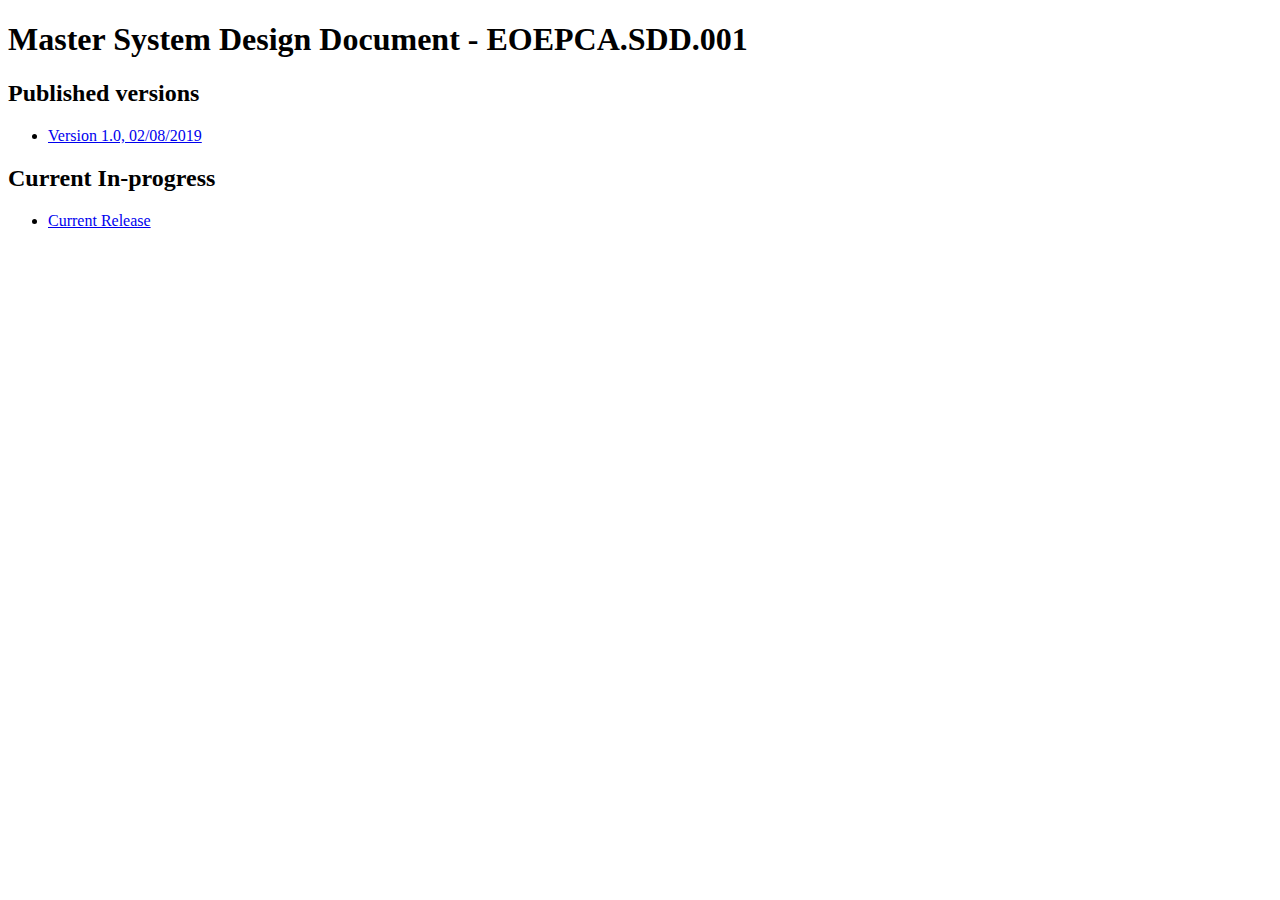
<file: docs/gh-page-root.html>
<!DOCTYPE html>
<html lang="en">
  <head>
    <meta charset="UTF-8" />
    <meta name="viewport" content="width=device-width, initial-scale=1.0" />
    <meta http-equiv="X-UA-Compatible" content="ie=edge" />
    <title>Document</title>
  </head>
  <body>
    <h1>Master System Design Document - EOEPCA.SDD.001</h1>
    <div>
      <h2>Published versions</h2>
      <ul>
        <li><a href="published/v1.0/">Version 1.0, 02/08/2019</a></li>
      </ul>
    </div>
    <div>
      <h2>Current In-progress</h2>
      <ul>
        <li><a href="current/">Current Release</a></li>
      </ul>
    </div>
  </body>
</html>
</file>
<file: _published_docs/stylesheets/eoepca.css>
@import "asciidoctor.css";

/* Centre align figure captions */
.imageblock.text-center>.title {
    text-align: center;
}

/* Scale font size of CodeRay [source] elements, which seem a bit big */
pre.CodeRay code {
    font-size: 0.9em;
}

/* Bold font for the numbers in an ordered list */
div.strong > ol {
    font-weight: bold;
}

/*
 * EXAMPLE for custom code-block scaling...
 * Use an asciidoc source element like this '[source.src-scale05,python]' and then apply a custom style like below.
 * This basically adds the custom CSS class 'src-scale05' to the root of the DOM for the code block, which we can then exploit for styling.
 */
 .src-scale05 pre.CodeRay code {
    font-size: 0.5em;
}
</file>
<file: current/stylesheets/eoepca.css>
@import "asciidoctor.css";

/* Centre align figure captions */
.imageblock.text-center>.title {
    text-align: center;
}

/* Scale font size of CodeRay [source] elements, which seem a bit big */
pre.CodeRay code {
    font-size: 0.9em;
}

/* Bold font for the numbers in an ordered list */
div.strong > ol {
    font-weight: bold;
}

/*
 * EXAMPLE for custom code-block scaling...
 * Use an asciidoc source element like this '[source.src-scale05,python]' and then apply a custom style like below.
 * This basically adds the custom CSS class 'src-scale05' to the root of the DOM for the code block, which we can then exploit for styling.
 */
 .src-scale05 pre.CodeRay code {
    font-size: 0.5em;
}
</file>
<file: _published_docs/stylesheets/coderay-asciidoctor.css>
/* Stylesheet for CodeRay to match GitHub theme | MIT License | http://foundation.zurb.com */
pre.CodeRay{background:#f7f7f8}
.CodeRay .line-numbers{border-right:1px solid currentColor;opacity:.35;padding:0 .5em 0 0}
.CodeRay span.line-numbers{display:inline-block;margin-right:.75em}
.CodeRay .line-numbers strong{color:#000}
table.CodeRay{border-collapse:separate;border:0;margin-bottom:0;background:none}
table.CodeRay td{vertical-align:top;line-height:inherit}
table.CodeRay td.line-numbers{text-align:right}
table.CodeRay td.code{padding:0 0 0 .75em}
.CodeRay .debug{color:#fff !important;background:#000080 !important}
.CodeRay .annotation{color:#007}
.CodeRay .attribute-name{color:#000080}
.CodeRay .attribute-value{color:#700}
.CodeRay .binary{color:#509}
.CodeRay .comment{color:#998;font-style:italic}
.CodeRay .char{color:#04d}
.CodeRay .char .content{color:#04d}
.CodeRay .char .delimiter{color:#039}
.CodeRay .class{color:#458;font-weight:bold}
.CodeRay .complex{color:#a08}
.CodeRay .constant,.CodeRay .predefined-constant{color:#008080}
.CodeRay .color{color:#099}
.CodeRay .class-variable{color:#369}
.CodeRay .decorator{color:#b0b}
.CodeRay .definition{color:#099}
.CodeRay .delimiter{color:#000}
.CodeRay .doc{color:#970}
.CodeRay .doctype{color:#34b}
.CodeRay .doc-string{color:#d42}
.CodeRay .escape{color:#666}
.CodeRay .entity{color:#800}
.CodeRay .error{color:#808}
.CodeRay .exception{color:inherit}
.CodeRay .filename{color:#099}
.CodeRay .function{color:#900;font-weight:bold}
.CodeRay .global-variable{color:#008080}
.CodeRay .hex{color:#058}
.CodeRay .integer,.CodeRay .float{color:#099}
.CodeRay .include{color:#555}
.CodeRay .inline{color:#000}
.CodeRay .inline .inline{background:#ccc}
.CodeRay .inline .inline .inline{background:#bbb}
.CodeRay .inline .inline-delimiter{color:#d14}
.CodeRay .inline-delimiter{color:#d14}
.CodeRay .important{color:#555;font-weight:bold}
.CodeRay .interpreted{color:#b2b}
.CodeRay .instance-variable{color:#008080}
.CodeRay .label{color:#970}
.CodeRay .local-variable{color:#963}
.CodeRay .octal{color:#40e}
.CodeRay .predefined{color:#369}
.CodeRay .preprocessor{color:#579}
.CodeRay .pseudo-class{color:#555}
.CodeRay .directive{font-weight:bold}
.CodeRay .type{font-weight:bold}
.CodeRay .predefined-type{color:inherit}
.CodeRay .reserved,.CodeRay .keyword {color:#000;font-weight:bold}
.CodeRay .key{color:#808}
.CodeRay .key .delimiter{color:#606}
.CodeRay .key .char{color:#80f}
.CodeRay .value{color:#088}
.CodeRay .regexp .delimiter{color:#808}
.CodeRay .regexp .content{color:#808}
.CodeRay .regexp .modifier{color:#808}
.CodeRay .regexp .char{color:#d14}
.CodeRay .regexp .function{color:#404;font-weight:bold}
.CodeRay .string{color:#d20}
.CodeRay .string .string .string{background:#ffd0d0}
.CodeRay .string .content{color:#d14}
.CodeRay .string .char{color:#d14}
.CodeRay .string .delimiter{color:#d14}
.CodeRay .shell{color:#d14}
.CodeRay .shell .delimiter{color:#d14}
.CodeRay .symbol{color:#990073}
.CodeRay .symbol .content{color:#a60}
.CodeRay .symbol .delimiter{color:#630}
.CodeRay .tag{color:#008080}
.CodeRay .tag-special{color:#d70}
.CodeRay .variable{color:#036}
.CodeRay .insert{background:#afa}
.CodeRay .delete{background:#faa}
.CodeRay .change{color:#aaf;background:#007}
.CodeRay .head{color:#f8f;background:#505}
.CodeRay .insert .insert{color:#080}
.CodeRay .delete .delete{color:#800}
.CodeRay .change .change{color:#66f}
.CodeRay .head .head{color:#f4f}
</file>
<file: current/stylesheets/coderay-asciidoctor.css>
/* Stylesheet for CodeRay to match GitHub theme | MIT License | http://foundation.zurb.com */
pre.CodeRay{background:#f7f7f8}
.CodeRay .line-numbers{border-right:1px solid currentColor;opacity:.35;padding:0 .5em 0 0}
.CodeRay span.line-numbers{display:inline-block;margin-right:.75em}
.CodeRay .line-numbers strong{color:#000}
table.CodeRay{border-collapse:separate;border:0;margin-bottom:0;background:none}
table.CodeRay td{vertical-align:top;line-height:inherit}
table.CodeRay td.line-numbers{text-align:right}
table.CodeRay td.code{padding:0 0 0 .75em}
.CodeRay .debug{color:#fff !important;background:#000080 !important}
.CodeRay .annotation{color:#007}
.CodeRay .attribute-name{color:#000080}
.CodeRay .attribute-value{color:#700}
.CodeRay .binary{color:#509}
.CodeRay .comment{color:#998;font-style:italic}
.CodeRay .char{color:#04d}
.CodeRay .char .content{color:#04d}
.CodeRay .char .delimiter{color:#039}
.CodeRay .class{color:#458;font-weight:bold}
.CodeRay .complex{color:#a08}
.CodeRay .constant,.CodeRay .predefined-constant{color:#008080}
.CodeRay .color{color:#099}
.CodeRay .class-variable{color:#369}
.CodeRay .decorator{color:#b0b}
.CodeRay .definition{color:#099}
.CodeRay .delimiter{color:#000}
.CodeRay .doc{color:#970}
.CodeRay .doctype{color:#34b}
.CodeRay .doc-string{color:#d42}
.CodeRay .escape{color:#666}
.CodeRay .entity{color:#800}
.CodeRay .error{color:#808}
.CodeRay .exception{color:inherit}
.CodeRay .filename{color:#099}
.CodeRay .function{color:#900;font-weight:bold}
.CodeRay .global-variable{color:#008080}
.CodeRay .hex{color:#058}
.CodeRay .integer,.CodeRay .float{color:#099}
.CodeRay .include{color:#555}
.CodeRay .inline{color:#000}
.CodeRay .inline .inline{background:#ccc}
.CodeRay .inline .inline .inline{background:#bbb}
.CodeRay .inline .inline-delimiter{color:#d14}
.CodeRay .inline-delimiter{color:#d14}
.CodeRay .important{color:#555;font-weight:bold}
.CodeRay .interpreted{color:#b2b}
.CodeRay .instance-variable{color:#008080}
.CodeRay .label{color:#970}
.CodeRay .local-variable{color:#963}
.CodeRay .octal{color:#40e}
.CodeRay .predefined{color:#369}
.CodeRay .preprocessor{color:#579}
.CodeRay .pseudo-class{color:#555}
.CodeRay .directive{font-weight:bold}
.CodeRay .type{font-weight:bold}
.CodeRay .predefined-type{color:inherit}
.CodeRay .reserved,.CodeRay .keyword {color:#000;font-weight:bold}
.CodeRay .key{color:#808}
.CodeRay .key .delimiter{color:#606}
.CodeRay .key .char{color:#80f}
.CodeRay .value{color:#088}
.CodeRay .regexp .delimiter{color:#808}
.CodeRay .regexp .content{color:#808}
.CodeRay .regexp .modifier{color:#808}
.CodeRay .regexp .char{color:#d14}
.CodeRay .regexp .function{color:#404;font-weight:bold}
.CodeRay .string{color:#d20}
.CodeRay .string .string .string{background:#ffd0d0}
.CodeRay .string .content{color:#d14}
.CodeRay .string .char{color:#d14}
.CodeRay .string .delimiter{color:#d14}
.CodeRay .shell{color:#d14}
.CodeRay .shell .delimiter{color:#d14}
.CodeRay .symbol{color:#990073}
.CodeRay .symbol .content{color:#a60}
.CodeRay .symbol .delimiter{color:#630}
.CodeRay .tag{color:#008080}
.CodeRay .tag-special{color:#d70}
.CodeRay .variable{color:#036}
.CodeRay .insert{background:#afa}
.CodeRay .delete{background:#faa}
.CodeRay .change{color:#aaf;background:#007}
.CodeRay .head{color:#f8f;background:#505}
.CodeRay .insert .insert{color:#080}
.CodeRay .delete .delete{color:#800}
.CodeRay .change .change{color:#66f}
.CodeRay .head .head{color:#f4f}
</file>
